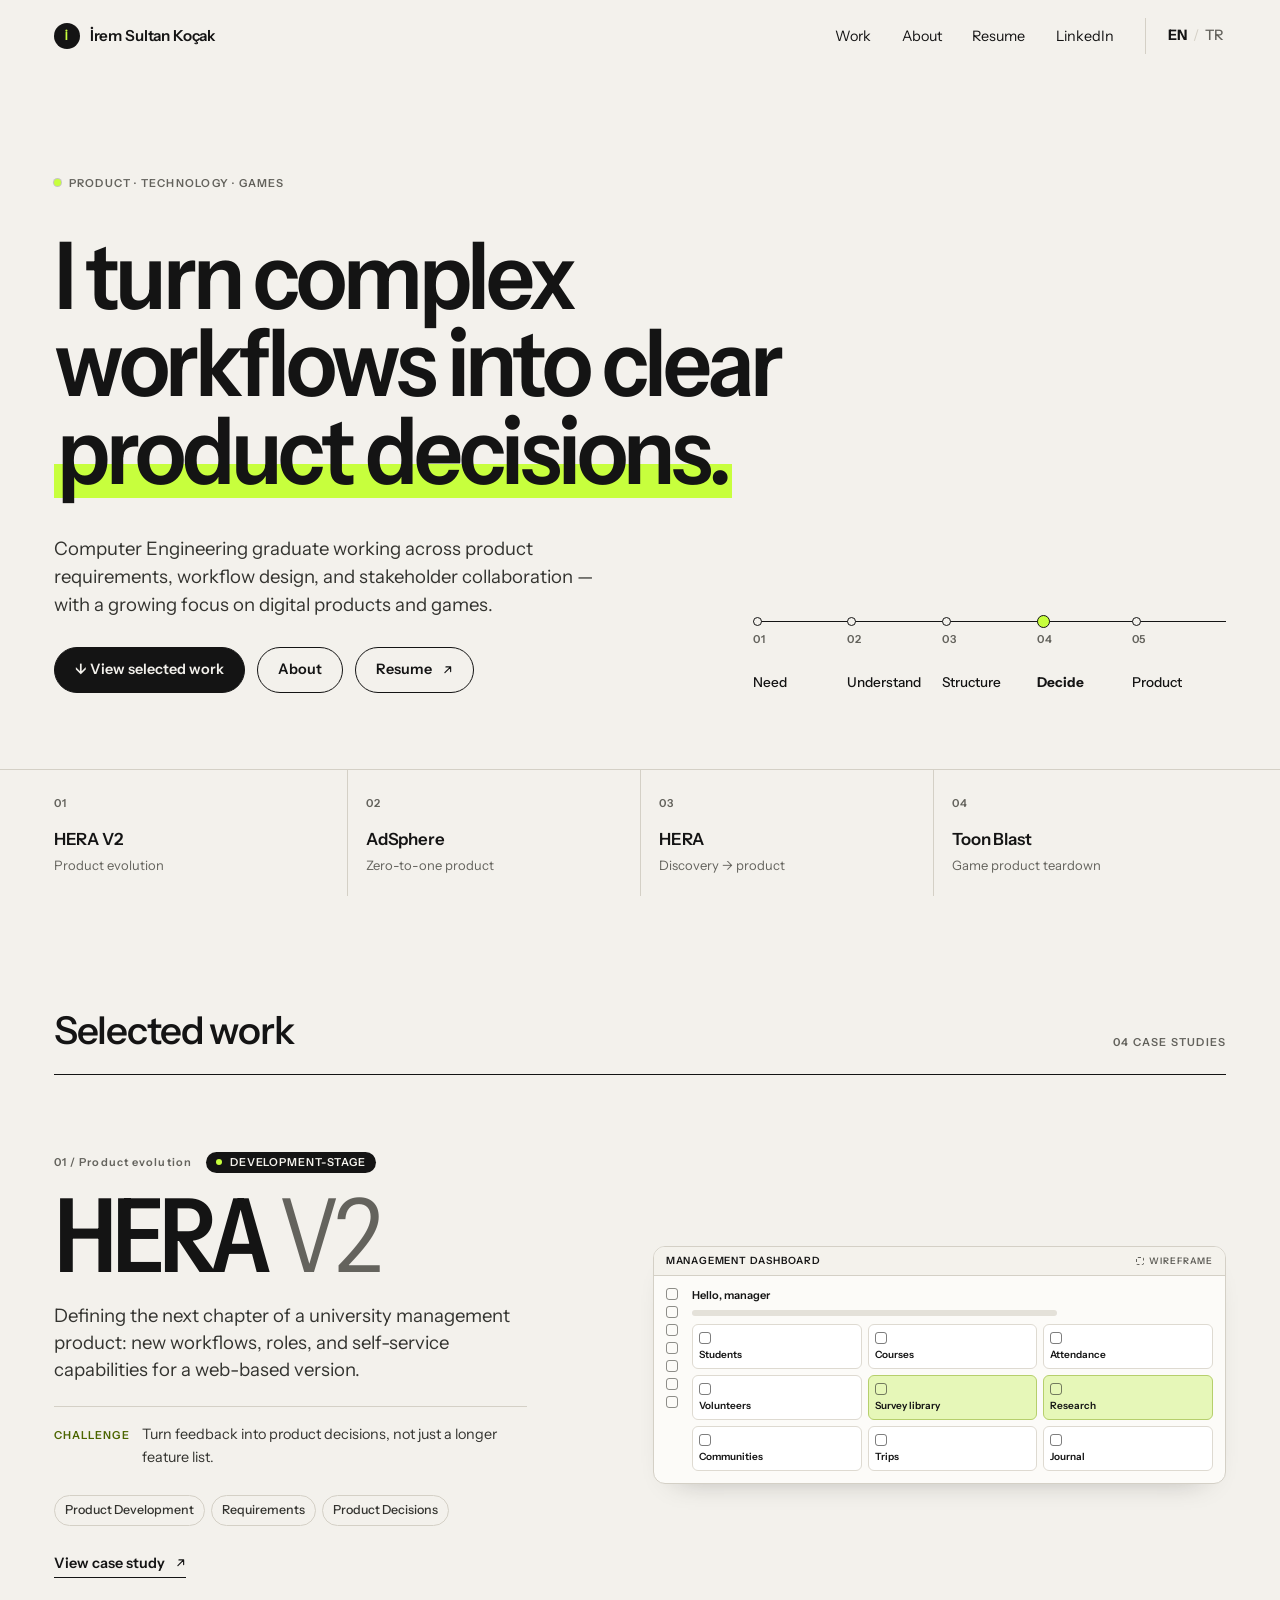
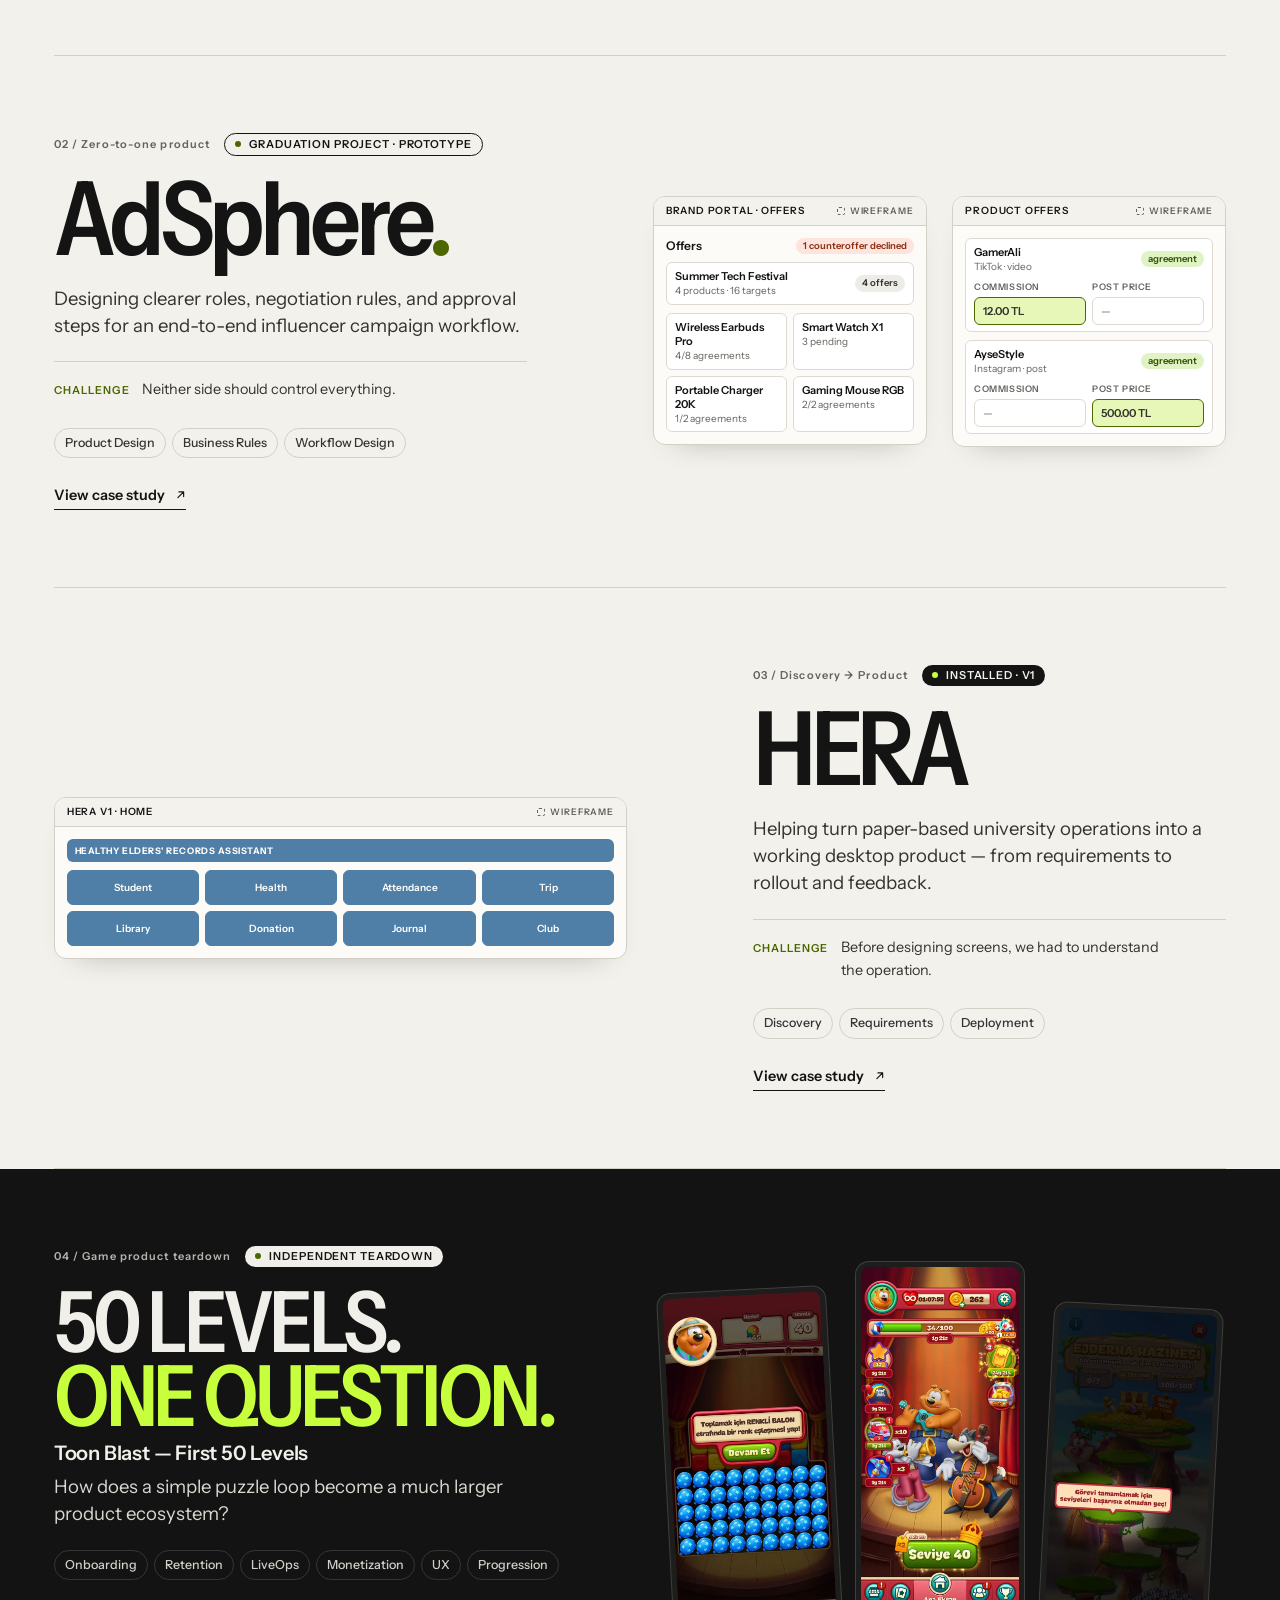
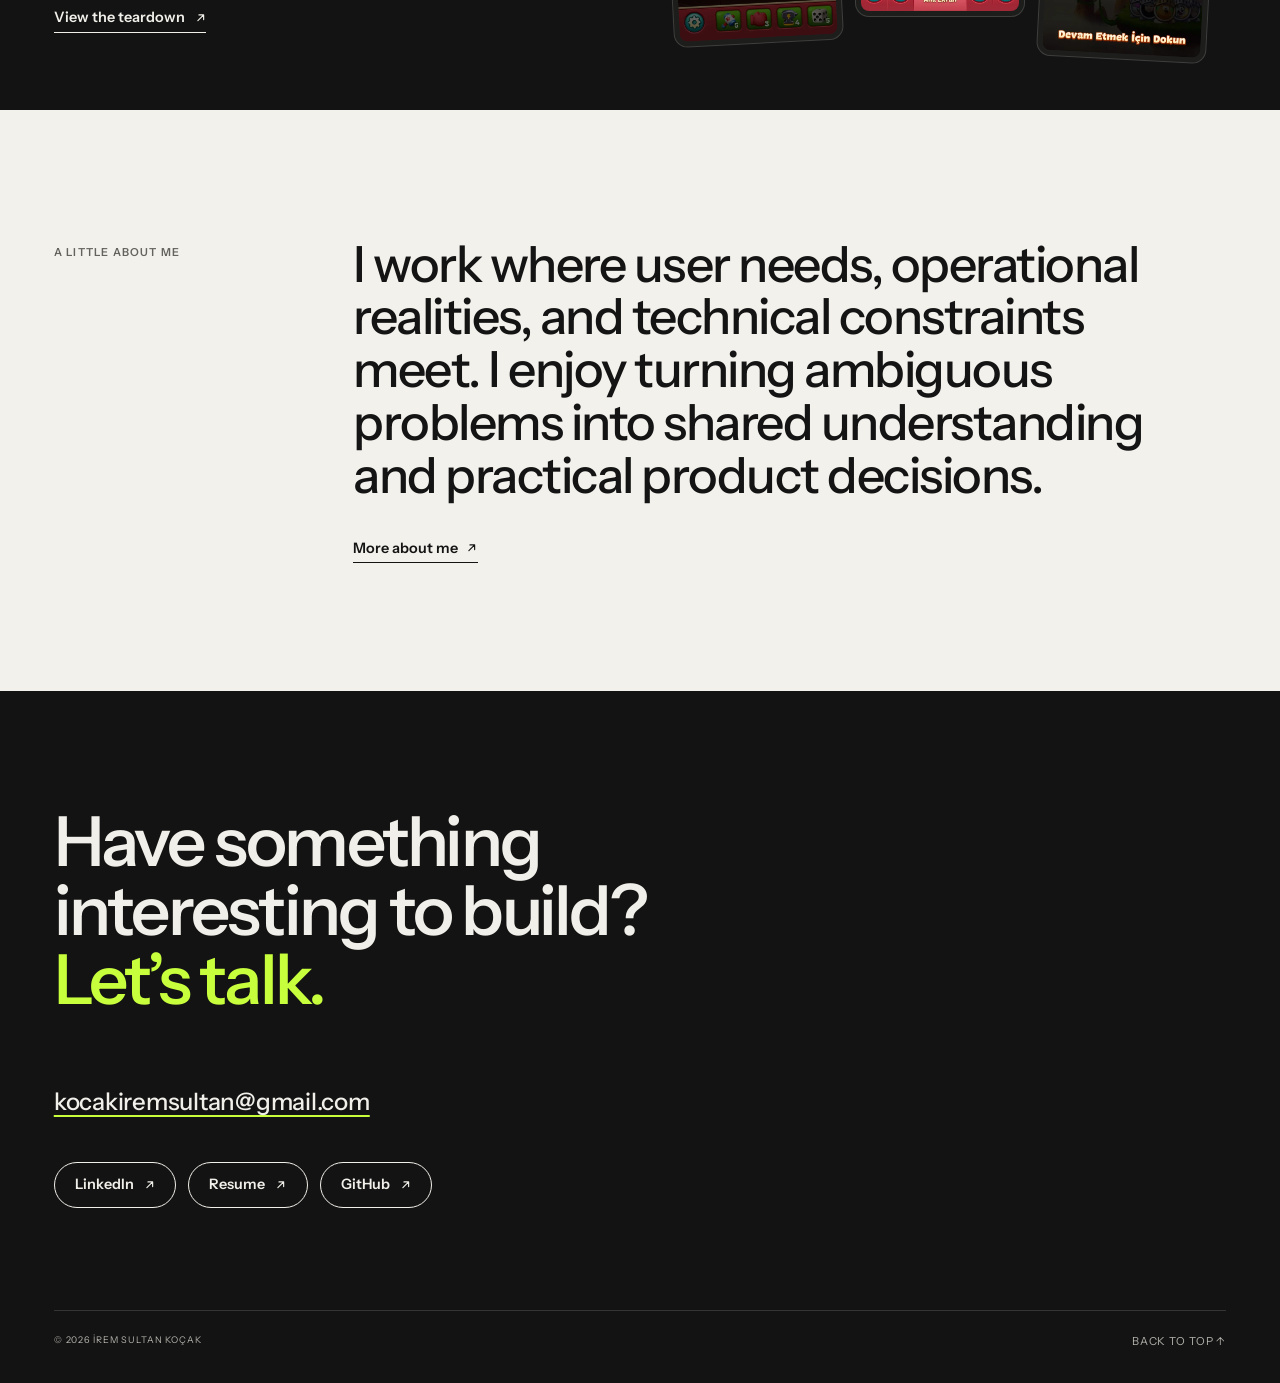
<file: index.html>
<!doctype html>
<html lang="en">
<head>
<meta charset="utf-8">
<meta name="viewport" content="width=device-width, initial-scale=1">
<title>İrem Sultan Koçak — Product Portfolio</title>
<meta name="description" content="Product portfolio of İrem Sultan Koçak: case studies on requirements, workflow design and product decisions — HERA V2, AdSphere, HERA and a Toon Blast teardown.">
<meta property="og:title" content="İrem Sultan Koçak — Product Portfolio">
<meta property="og:description" content="I turn complex workflows into clear product decisions.">
<meta property="og:type" content="website">
<meta property="og:url" content="https://iremsultankocak.github.io/">
<meta property="og:site_name" content="İrem Sultan Koçak">
<meta property="og:locale" content="en_US">
<meta property="og:locale:alternate" content="tr_TR">
<meta property="og:image" content="https://iremsultankocak.github.io/assets/og-image.png">
<meta property="og:image:width" content="1200">
<meta property="og:image:height" content="630">
<meta property="og:image:alt" content="İrem Sultan Koçak — I turn complex workflows into clear product decisions.">
<meta name="twitter:card" content="summary_large_image">
<meta name="twitter:image" content="https://iremsultankocak.github.io/assets/og-image.png">
<meta name="theme-color" content="#f3f1ec">
<link rel="icon" href="data:image/svg+xml,%3Csvg xmlns='http://www.w3.org/2000/svg' viewBox='0 0 32 32'%3E%3Ccircle cx='16' cy='16' r='16' fill='%23141414'/%3E%3Ccircle cx='16' cy='16' r='6' fill='%23c7ff3d'/%3E%3C/svg%3E">
<link rel="preconnect" href="https://fonts.googleapis.com">
<link rel="preconnect" href="https://fonts.gstatic.com" crossorigin>
<link rel="stylesheet" href="https://fonts.googleapis.com/css2?family=Instrument+Sans:ital,wdth,wght@0,75..100,400..700;1,75..100,400..700&display=swap">
<link rel="alternate" hreflang="en" href="https://iremsultankocak.github.io/">
<link rel="alternate" hreflang="tr" href="https://iremsultankocak.github.io/tr/">
<link rel="alternate" hreflang="x-default" href="https://iremsultankocak.github.io/">
<link rel="stylesheet" href="styles.css?v=20261012">
<script>document.documentElement.classList.add('js')</script>
<script src="main.js?v=20261012" defer></script>
</head>
<body>
<a class="skip-link" href="#main">Skip to content</a>
<header class="site-header">
  <div class="container">
    <a class="brand" href="index.html"><span class="brand-mark" aria-hidden="true">İ</span>İrem Sultan Koçak</a>
    <button class="nav-toggle" type="button" aria-expanded="false" aria-controls="site-nav"><span class="nav-toggle-bars" aria-hidden="true"></span>Menu</button>
    <nav id="site-nav" class="site-nav" aria-label="Primary">
      <ul class="nav-list">
        <li><a href="#work">Work</a></li>
        <li><a href="about.html">About</a></li>
        <li><a class="ext" href="assets/resume.pdf" target="_blank" rel="noopener">Resume</a></li>
        <li><a class="ext" href="https://www.linkedin.com/in/irem-sultan-kocak" rel="noopener">LinkedIn</a></li>
        <li class="lang-switch"><a href="index.html" lang="en" hreflang="en" aria-current="true">EN</a><span aria-hidden="true">/</span><a href="tr/index.html" lang="tr" hreflang="tr">TR</a></li>
      </ul>
    </nav>
  </div>
</header>

<main id="main">
  <!-- Hero -->
  <section class="hero container" aria-labelledby="hero-title">
    <div class="grid hero-grid">
      <div class="hero-copy">
        <p class="eyebrow reveal"><span class="dot" aria-hidden="true"></span>Product · Technology · Games</p>
        <h1 id="hero-title" class="display hero-title reveal reveal-d1">I turn complex<br> workflows into clear<br> <span class="mark">product decisions.</span></h1>
      </div>
      <div class="hero-side reveal reveal-d2">
        <p class="lead">Computer Engineering graduate working across product requirements, workflow design, and stakeholder collaboration — with a growing focus on digital products and games.</p>
        <div class="btn-row">
          <a class="btn btn--primary" href="#work">↓ View selected work</a>
          <a class="btn btn--ghost" href="about.html">About</a>
          <a class="btn btn--ghost" href="assets/resume.pdf" target="_blank" rel="noopener">Resume <svg class="i-ne" aria-hidden="true" width="0.8em" height="0.8em" viewBox="0 0 16 16" fill="none" stroke="currentColor" stroke-width="1.6" stroke-linecap="round" stroke-linejoin="round"><path d="M4 12 12 4M5.5 4H12v6.5"/></svg></a>
        </div>
      </div>
      <figure class="hero-path reveal reveal-d3" aria-label="How I work: Need, Understand, Structure, Decide, Product">
        <ol class="decide-path">
          <li><span>01</span>Need</li>
          <li><span>02</span>Understand</li>
          <li><span>03</span>Structure</li>
          <li class="is-key"><span>04</span>Decide</li>
          <li><span>05</span>Product</li>
        </ol>
      </figure>
    </div>
  </section>

  <!-- Contents -->
  <nav class="contents container" aria-label="Selected work">
    <ol>
      <li><a href="hera-v2.html"><span class="c-no">01</span><span class="c-title">HERA V2</span><span class="c-kind">Product evolution</span></a></li>
      <li><a href="adsphere.html"><span class="c-no">02</span><span class="c-title">AdSphere</span><span class="c-kind">Zero-to-one product</span></a></li>
      <li><a href="hera.html"><span class="c-no">03</span><span class="c-title">HERA</span><span class="c-kind">Discovery → product</span></a></li>
      <li><a href="toon-blast.html"><span class="c-no">04</span><span class="c-title">Toon Blast</span><span class="c-kind">Game product teardown</span></a></li>
    </ol>
  </nav>

  <!-- Selected work -->
  <section id="work" aria-labelledby="work-title" style="padding-top:clamp(72px,9vw,128px)">
   <div class="container">
    <div class="work-head">
      <h2 id="work-title" class="h2">Selected work</h2>
      <p class="eyebrow">04 case studies</p>
    </div>

    <!-- 01 HERA V2 -->
    <article class="feature feature--a">
      <div class="grid">
        <div class="f-text reveal">
          <p class="feature-no"><span>01 / Product evolution</span><span class="status">Development-stage</span></p>
          <h3 class="feature-title"><a class="stretched" href="hera-v2.html">HERA <span class="v">V2</span></a></h3>
          <p class="feature-summary">Defining the next chapter of a university management product: new workflows, roles, and self-service capabilities for a web-based version.</p>
          <p class="feature-challenge"><span>Challenge</span>Turn feedback into product decisions, not just a longer feature list.</p>
          <ul class="tags" aria-label="Focus areas"><li>Product Development</li><li>Requirements</li><li>Product Decisions</li></ul>
          <span class="feature-cta" aria-hidden="true">View case study <span class="arrow"><svg class="i-ne" aria-hidden="true" width="0.8em" height="0.8em" viewBox="0 0 16 16" fill="none" stroke="currentColor" stroke-width="1.6" stroke-linecap="round" stroke-linejoin="round"><path d="M4 12 12 4M5.5 4H12v6.5"/></svg></span></span>
        </div>
        <div class="f-media reveal reveal-d1">
          <figure class="wf-card is-right reveal" style="--wf-w:380px"><div class="wf" role="img" aria-label="Wireframe based on the real screen: Development-stage HERA V2 management dashboard"><div class="wf-top"><b>Management dashboard</b><span>Wireframe</span></div><div class="wf-body"><div class="wf-split" style="grid-template-columns:18px 1fr"><div style="display:grid;gap:6px;align-content:start"><i class="wf-ico"></i><i class="wf-ico"></i><i class="wf-ico"></i><i class="wf-ico"></i><i class="wf-ico"></i><i class="wf-ico"></i><i class="wf-ico"></i></div><div style="display:grid;gap:8px"><span class="wf-t">Hello, manager</span><span class="wf-ln" style="--w:70%"></span><div class="wf-grid" style="--c:3"><div class="wf-tile"><i></i>Students</div><div class="wf-tile"><i></i>Courses</div><div class="wf-tile"><i></i>Attendance</div><div class="wf-tile"><i></i>Volunteers</div><div class="wf-tile hl"><i></i>Survey library</div><div class="wf-tile hl"><i></i>Research</div><div class="wf-tile"><i></i>Communities</div><div class="wf-tile"><i></i>Trips</div><div class="wf-tile"><i></i>Journal</div></div></div></div></div></div></figure>
        </div>
      </div>
    </article>

    <!-- 02 AdSphere -->
    <article class="feature feature--a">
      <div class="grid">
        <div class="f-text reveal">
          <p class="feature-no"><span>02 / Zero-to-one product</span><span class="status status--outline">Graduation project · Prototype</span></p>
          <h3 class="feature-title"><a class="stretched" href="adsphere.html">AdSphere<span class="lime" style="color:var(--olive)">.</span></a></h3>
          <p class="feature-summary">Designing clearer roles, negotiation rules, and approval steps for an end-to-end influencer campaign workflow.</p>
          <p class="feature-challenge"><span>Challenge</span>Neither side should control everything.</p>
          <ul class="tags" aria-label="Focus areas"><li>Product Design</li><li>Business Rules</li><li>Workflow Design</li></ul>
          <span class="feature-cta" aria-hidden="true">View case study <span class="arrow"><svg class="i-ne" aria-hidden="true" width="0.8em" height="0.8em" viewBox="0 0 16 16" fill="none" stroke="currentColor" stroke-width="1.6" stroke-linecap="round" stroke-linejoin="round"><path d="M4 12 12 4M5.5 4H12v6.5"/></svg></span></span>
        </div>
        <div class="f-media reveal reveal-d1">
          <div class="wf-row-cards end"><figure class="wf-card  reveal" style="--wf-w:320px"><div class="wf" role="img" aria-label="Wireframe based on the real screen: AdSphere brand portal with campaign offers grouped by product"><div class="wf-top"><b>Brand portal · offers</b><span>Wireframe</span></div><div class="wf-body"><div class="wf-row sb"><span class="wf-t" style="font-size:12px">Offers</span><span class="wf-pill warn">1 counteroffer declined</span></div><div class="wf-box wf-row sb"><span><span class="wf-t">Summer Tech Festival</span><br><span class="wf-m">4 products · 16 targets</span></span><span class="wf-pill">4 offers</span></div><div class="wf-grid" style="--c:2"><div class="wf-box"><span class="wf-t">Wireless Earbuds Pro</span><br><span class="wf-m">4/8 agreements</span></div><div class="wf-box"><span class="wf-t">Smart Watch X1</span><br><span class="wf-m">3 pending</span></div><div class="wf-box"><span class="wf-t">Portable Charger 20K</span><br><span class="wf-m">1/2 agreements</span></div><div class="wf-box"><span class="wf-t">Gaming Mouse RGB</span><br><span class="wf-m">2/2 agreements</span></div></div></div></div></figure><figure class="wf-card  reveal" style="--wf-w:300px"><div class="wf" role="img" aria-label="Wireframe based on the real screen: AdSphere product offer list with commission or post price per agreement"><div class="wf-top"><b>Product offers</b><span>Wireframe</span></div><div class="wf-body"><div class="wf-box" style="display:grid;gap:6px"><div class="wf-row sb"><span><span class="wf-t">GamerAli</span><br><span class="wf-m">TikTok · video</span></span><span class="wf-pill ok">agreement</span></div><div class="wf-grid" style="--c:2"><div><span class="wf-k">Commission</span><div class="wf-box" style="margin-top:3px;border-color:var(--olive);background:var(--lime-soft);font-weight:600">12.00 TL</div></div><div><span class="wf-k">Post price</span><div class="wf-box" style="margin-top:3px;color:var(--muted)">—</div></div></div></div><div class="wf-box" style="display:grid;gap:6px"><div class="wf-row sb"><span><span class="wf-t">AyseStyle</span><br><span class="wf-m">Instagram · post</span></span><span class="wf-pill ok">agreement</span></div><div class="wf-grid" style="--c:2"><div><span class="wf-k">Commission</span><div class="wf-box" style="margin-top:3px;color:var(--muted)">—</div></div><div><span class="wf-k">Post price</span><div class="wf-box" style="margin-top:3px;border-color:var(--olive);background:var(--lime-soft);font-weight:600">500.00 TL</div></div></div></div></div></div></figure></div>
        </div>
      </div>
    </article>

    <!-- 03 HERA -->
    <article class="feature feature--c">
      <div class="grid">
        <div class="f-media reveal">
          <figure class="wf-card  reveal" style="--wf-w:380px"><div class="wf" role="img" aria-label="Wireframe based on the real screen: Original HERA desktop home screen with eight module tiles"><div class="wf-top"><b>HERA V1 · Home</b><span>Wireframe</span></div><div class="wf-body"><div class="wf-apphead">HEALTHY ELDERS' RECORDS ASSISTANT</div><div class="wf-grid" style="--c:4"><div class="wf-tile solid">Student</div><div class="wf-tile solid">Health</div><div class="wf-tile solid">Attendance</div><div class="wf-tile solid">Trip</div><div class="wf-tile solid">Library</div><div class="wf-tile solid">Donation</div><div class="wf-tile solid">Journal</div><div class="wf-tile solid">Club</div></div></div></div></figure>
        </div>
        <div class="f-text reveal reveal-d1">
          <p class="feature-no"><span>03 / Discovery → Product</span><span class="status">Installed · V1</span></p>
          <h3 class="feature-title"><a class="stretched" href="hera.html">HERA</a></h3>
          <p class="feature-summary">Helping turn paper-based university operations into a working desktop product — from requirements to rollout and feedback.</p>
          <p class="feature-challenge"><span>Challenge</span>Before designing screens, we had to understand the operation.</p>
          <ul class="tags" aria-label="Focus areas"><li>Discovery</li><li>Requirements</li><li>Deployment</li></ul>
          <span class="feature-cta" aria-hidden="true">View case study <span class="arrow"><svg class="i-ne" aria-hidden="true" width="0.8em" height="0.8em" viewBox="0 0 16 16" fill="none" stroke="currentColor" stroke-width="1.6" stroke-linecap="round" stroke-linejoin="round"><path d="M4 12 12 4M5.5 4H12v6.5"/></svg></span></span>
        </div>
      </div>
    </article>
   </div>

  <!-- 04 Toon Blast -->
  <article class="feature feature--game band--dark on-dark">
    <div class="container">
      <div class="grid">
        <div class="f-text reveal">
          <p class="feature-no"><span>04 / Game product teardown</span><span class="status">Independent teardown</span></p>
          <h3 class="feature-title"><a class="stretched" href="toon-blast.html">50 LEVELS.<span class="lime">ONE QUESTION.</span></a></h3>
          <h4 class="h4" style="font-size:1.25rem;margin-bottom:10px">Toon Blast — First 50 Levels</h4>
          <p class="feature-summary">How does a simple puzzle loop become a much larger product ecosystem?</p>
          <ul class="tags" aria-label="Focus areas"><li>Onboarding</li><li>Retention</li><li>LiveOps</li><li>Monetization</li><li>UX</li><li>Progression</li></ul>
          <span class="feature-cta" aria-hidden="true">View the teardown <span class="arrow"><svg class="i-ne" aria-hidden="true" width="0.8em" height="0.8em" viewBox="0 0 16 16" fill="none" stroke="currentColor" stroke-width="1.6" stroke-linecap="round" stroke-linejoin="round"><path d="M4 12 12 4M5.5 4H12v6.5"/></svg></span></span>
        </div>
        <div class="f-media reveal reveal-d1">
          <div class="phones">
            <img src="assets/toon-blast/onboarding-balloon.webp" width="621" height="1350" alt="Toon Blast contextual tutorial introducing the coloured balloon mechanic" loading="lazy">
            <img src="assets/toon-blast/home-event-hub.webp" width="621" height="1350" alt="Toon Blast home screen surrounded by several timed event entry points" loading="lazy">
            <img src="assets/toon-blast/dragon-treasure-rule.webp" width="621" height="1350" alt="Toon Blast Dragon Treasure event asking the player to pass seven levels without failing" loading="lazy">
          </div>
        </div>
      </div>
    </div>
  </article>
  </section>

  <!-- About teaser -->
  <section class="section about-teaser container" aria-labelledby="about-title">
    <div class="grid">
      <p class="eyebrow">A little about me</p>
      <div class="about-body reveal">
        <h2 id="about-title" class="h2">I work where user needs, operational realities, and technical constraints meet. I enjoy turning ambiguous problems into shared understanding and practical product decisions.</h2>
        <a class="link" href="about.html">More about me <span class="arrow"><svg class="i-ne" aria-hidden="true" width="0.8em" height="0.8em" viewBox="0 0 16 16" fill="none" stroke="currentColor" stroke-width="1.6" stroke-linecap="round" stroke-linejoin="round"><path d="M4 12 12 4M5.5 4H12v6.5"/></svg></span></a>
      </div>
    </div>
  </section>
</main>

<footer class="site-footer on-dark">
  <div class="container">
    <p class="footer-cta">Have something interesting to build? <em>Let’s talk.</em></p>
    <p class="footer-mail"><a href="mailto:kocakiremsultan@gmail.com">kocakiremsultan@gmail.com</a></p>
    <div class="footer-links">
      <a class="btn" href="https://www.linkedin.com/in/irem-sultan-kocak" rel="noopener">LinkedIn <svg class="i-ne" aria-hidden="true" width="0.8em" height="0.8em" viewBox="0 0 16 16" fill="none" stroke="currentColor" stroke-width="1.6" stroke-linecap="round" stroke-linejoin="round"><path d="M4 12 12 4M5.5 4H12v6.5"/></svg></a>
      <a class="btn" href="assets/resume.pdf" target="_blank" rel="noopener">Resume <svg class="i-ne" aria-hidden="true" width="0.8em" height="0.8em" viewBox="0 0 16 16" fill="none" stroke="currentColor" stroke-width="1.6" stroke-linecap="round" stroke-linejoin="round"><path d="M4 12 12 4M5.5 4H12v6.5"/></svg></a>
      <a class="btn" href="https://github.com/iremsultankocak" rel="noopener">GitHub <svg class="i-ne" aria-hidden="true" width="0.8em" height="0.8em" viewBox="0 0 16 16" fill="none" stroke="currentColor" stroke-width="1.6" stroke-linecap="round" stroke-linejoin="round"><path d="M4 12 12 4M5.5 4H12v6.5"/></svg></a>
    </div>
    <div class="footer-meta"><small>© 2026 İrem Sultan Koçak</small><a href="#main">Back to top ↑</a></div>
  </div>
</footer>
</body>
</html>
</file>
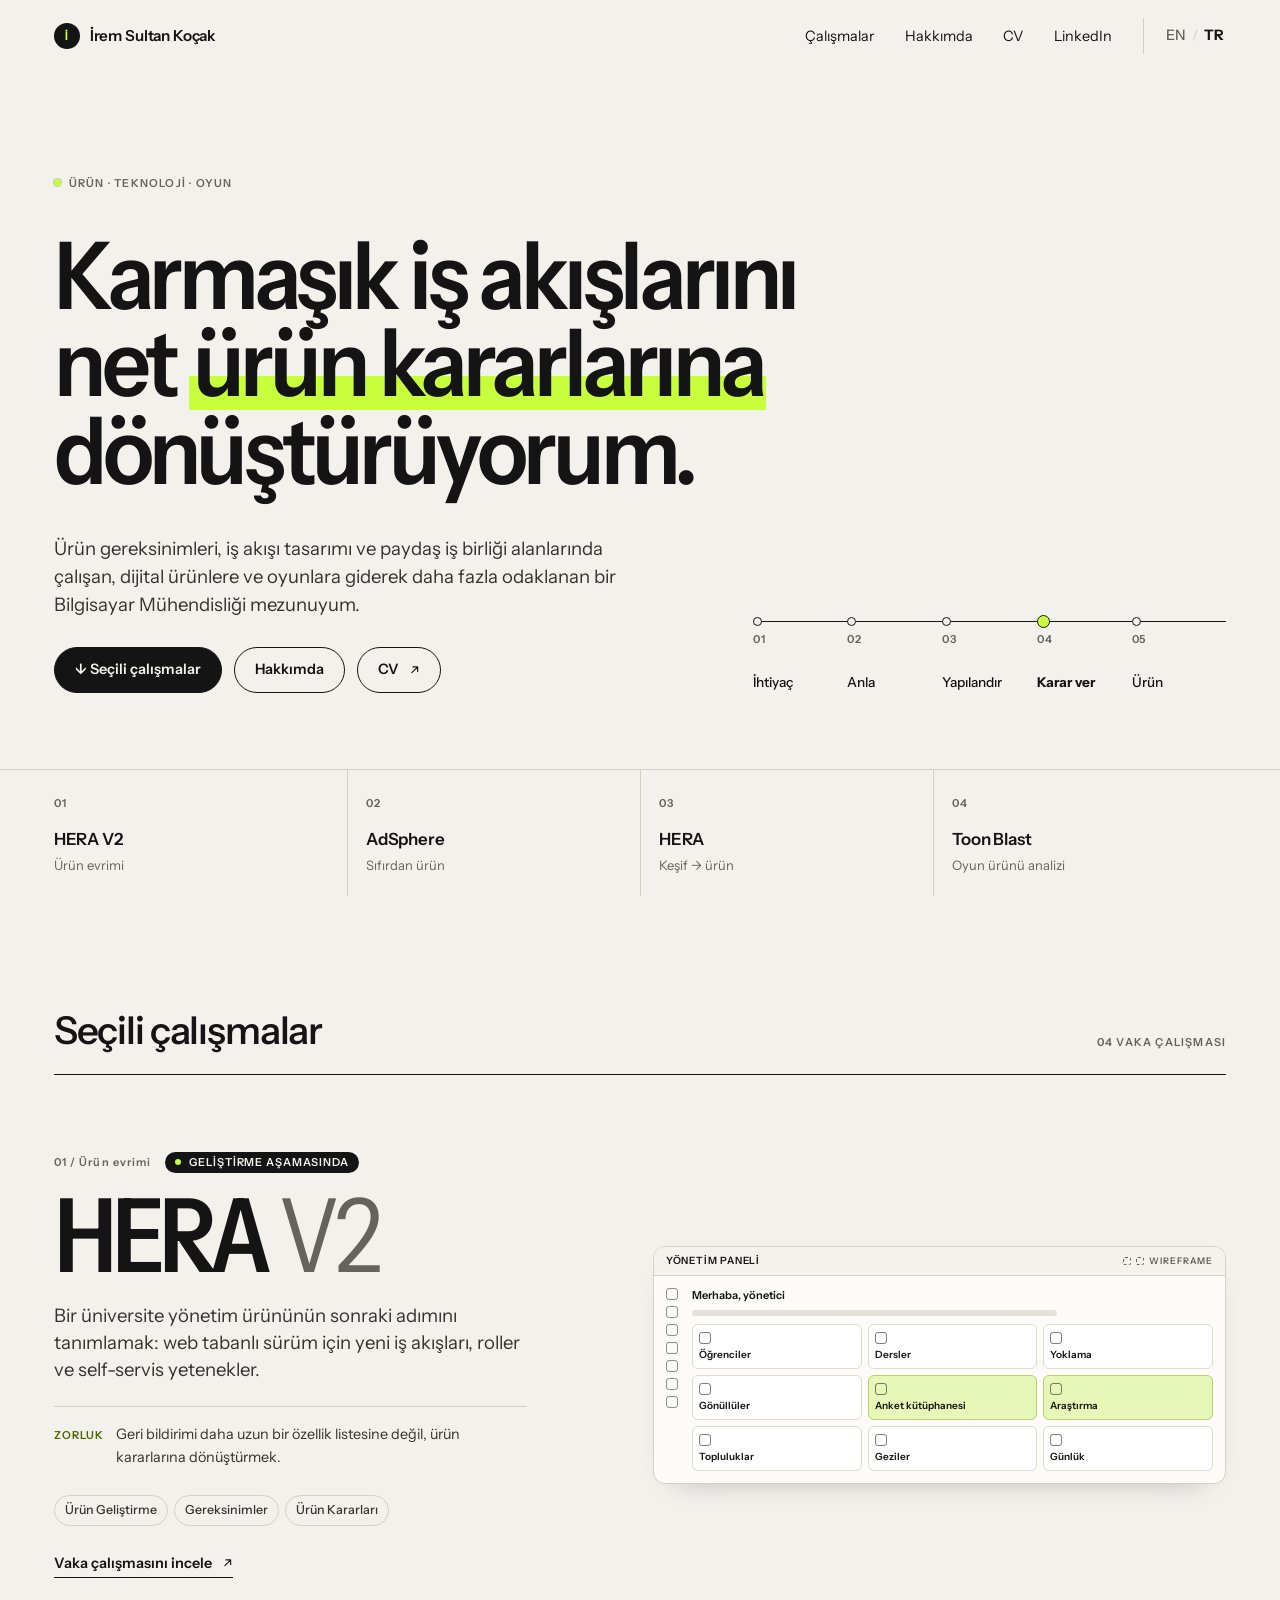
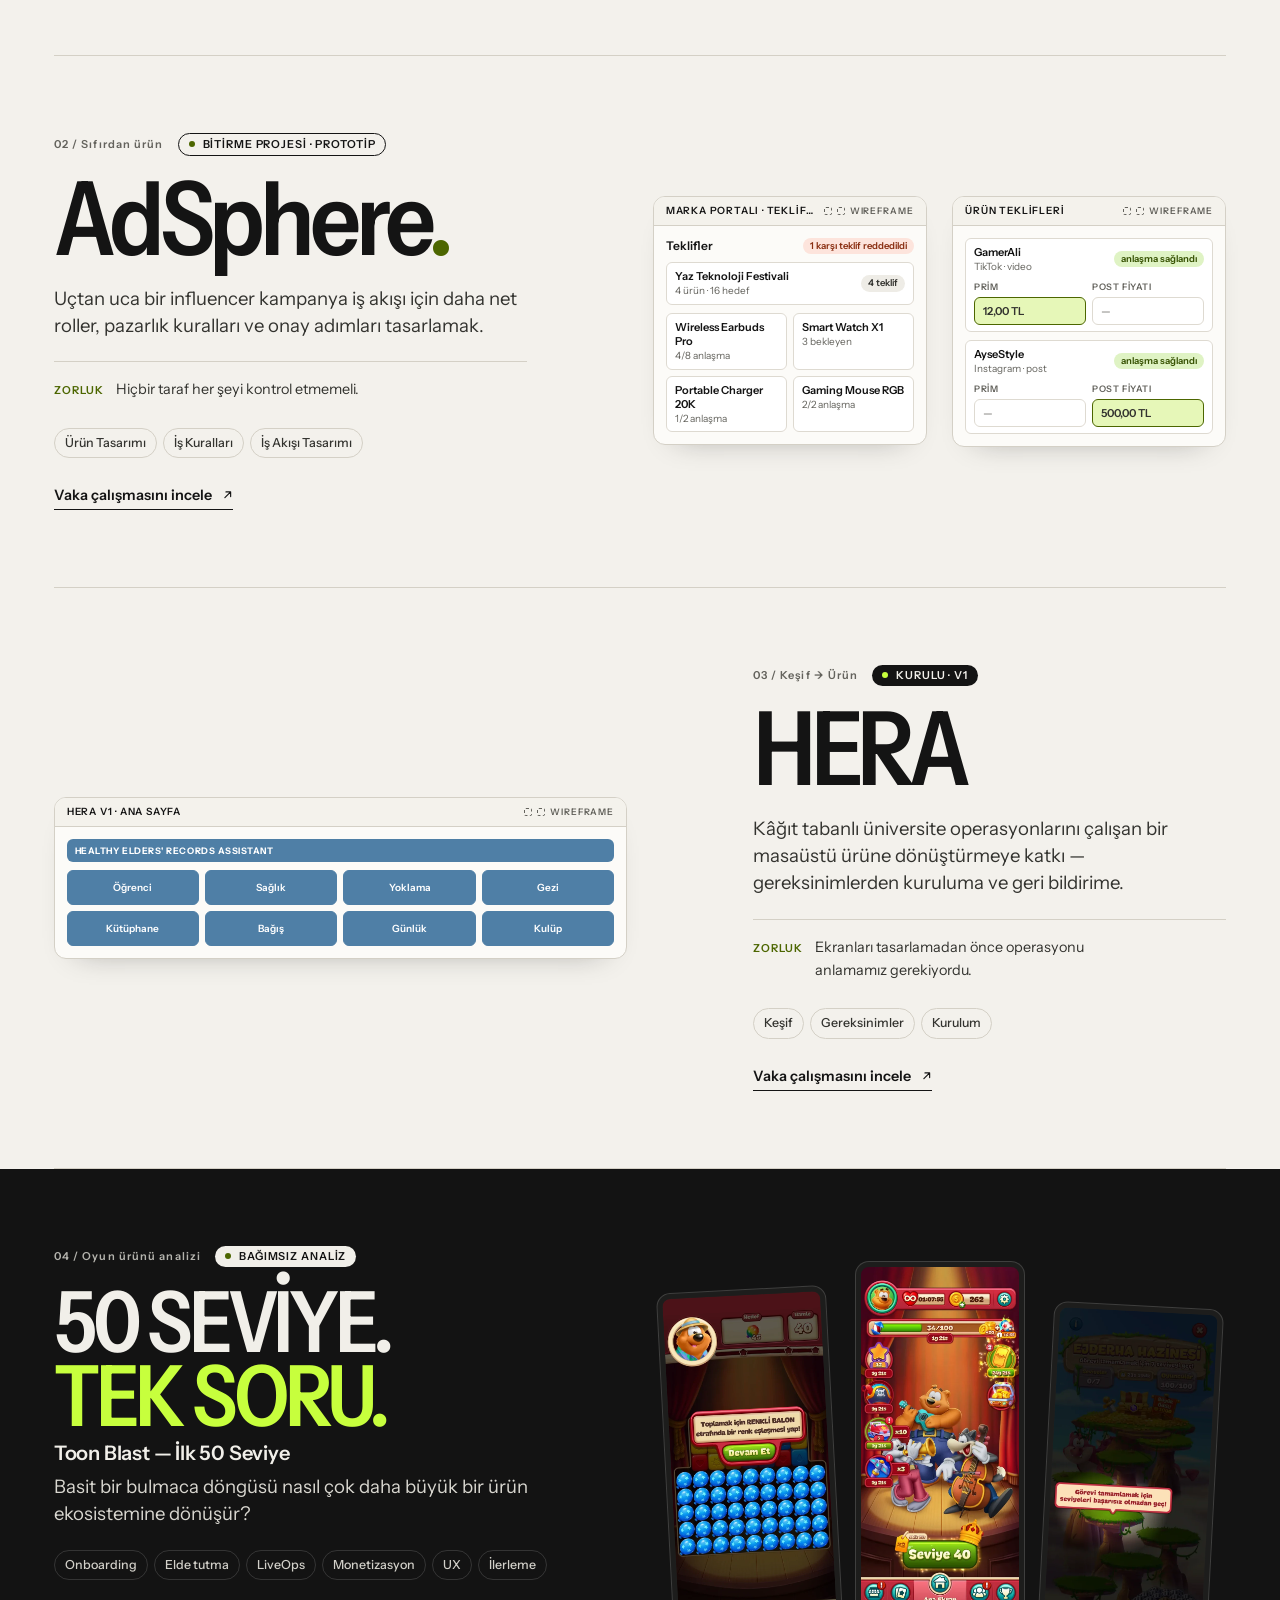
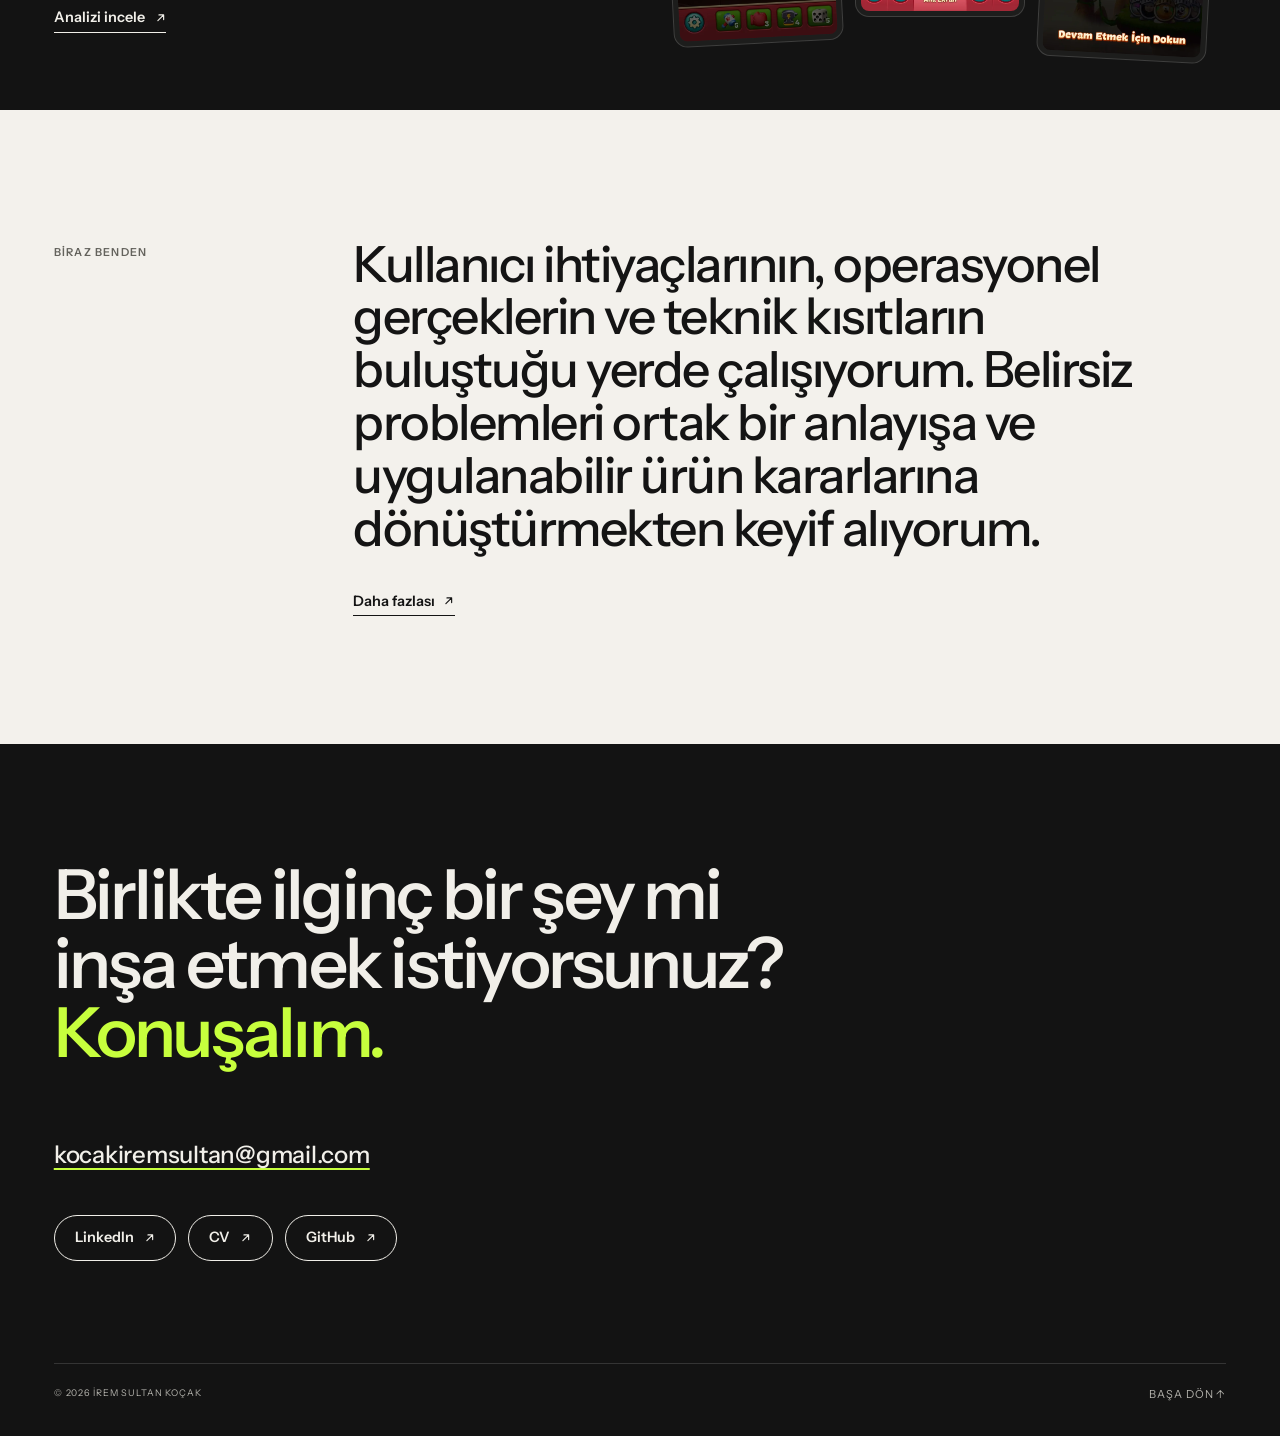
<file: tr/index.html>
<!doctype html>
<html lang="tr"><head>
<meta charset="utf-8">
<meta name="viewport" content="width=device-width, initial-scale=1">
<title>İrem Sultan Koçak — Ürün Portfolyosu</title>
<meta name="description" content="İrem Sultan Koçak'ın ürün portfolyosu: gereksinimler, iş akışı tasarımı ve ürün kararları üzerine vaka çalışmaları — HERA V2, AdSphere, HERA ve bir Toon Blast ürün analizi.">
<meta property="og:title" content="İrem Sultan Koçak — Ürün Portfolyosu">
<meta property="og:description" content="Karmaşık iş akışlarını net ürün kararlarına dönüştürüyorum.">
<meta property="og:type" content="website">
<meta property="og:url" content="https://iremsultankocak.github.io/tr/">
<meta property="og:site_name" content="İrem Sultan Koçak">
<meta property="og:locale" content="tr_TR">
<meta property="og:locale:alternate" content="en_US">
<meta property="og:image" content="https://iremsultankocak.github.io/assets/og-image-tr.png">
<meta property="og:image:width" content="1200">
<meta property="og:image:height" content="630">
<meta property="og:image:alt" content="İrem Sultan Koçak — Karmaşık iş akışlarını net ürün kararlarına dönüştürüyorum.">
<meta name="twitter:card" content="summary_large_image">
<meta name="twitter:image" content="https://iremsultankocak.github.io/assets/og-image-tr.png">
<meta name="theme-color" content="#f3f1ec">
<link rel="icon" href="data:image/svg+xml,%3Csvg xmlns='http://www.w3.org/2000/svg' viewBox='0 0 32 32'%3E%3Ccircle cx='16' cy='16' r='16' fill='%23141414'/%3E%3Ccircle cx='16' cy='16' r='6' fill='%23c7ff3d'/%3E%3C/svg%3E">
<link rel="preconnect" href="https://fonts.googleapis.com">
<link rel="preconnect" href="https://fonts.gstatic.com" crossorigin="">
<link rel="stylesheet" href="https://fonts.googleapis.com/css2?family=Instrument+Sans:ital,wdth,wght@0,75..100,400..700;1,75..100,400..700&amp;display=swap">
<link rel="alternate" hreflang="en" href="https://iremsultankocak.github.io/">
<link rel="alternate" hreflang="tr" href="https://iremsultankocak.github.io/tr/">
<link rel="alternate" hreflang="x-default" href="https://iremsultankocak.github.io/">
<link rel="stylesheet" href="../styles.css?v=20261012">
<script>document.documentElement.classList.add('js')</script>
<script src="../main.js?v=20261012" defer=""></script>
</head>
<body>
<a class="skip-link" href="#main">İçeriğe geç</a>
<header class="site-header">
  <div class="container">
    <a class="brand" href="index.html"><span class="brand-mark" aria-hidden="true">İ</span>İrem Sultan Koçak</a>
    <button class="nav-toggle" type="button" aria-expanded="false" aria-controls="site-nav"><span class="nav-toggle-bars" aria-hidden="true"></span>Menü</button>
    <nav id="site-nav" class="site-nav" aria-label="Ana menü">
      <ul class="nav-list">
        <li><a href="#work">Çalışmalar</a></li>
        <li><a href="about.html">Hakkımda</a></li>
        <li><a class="ext" href="../assets/resume.pdf" target="_blank" rel="noopener">CV</a></li>
        <li><a class="ext" href="https://www.linkedin.com/in/irem-sultan-kocak" rel="noopener">LinkedIn</a></li>
        <li class="lang-switch"><a href="../index.html" lang="en" hreflang="en">EN</a><span aria-hidden="true">/</span><a href="index.html" lang="tr" hreflang="tr" aria-current="true">TR</a></li>
      </ul>
    </nav>
  </div>
</header>

<main id="main">
  <!-- Hero -->
  <section class="hero container" aria-labelledby="hero-title">
    <div class="grid hero-grid">
      <div class="hero-copy">
        <p class="eyebrow reveal"><span class="dot" aria-hidden="true"></span>Ürün · Teknoloji · Oyun</p>
        <h1 id="hero-title" class="display hero-title reveal reveal-d1">Karmaşık iş akışlarını<br> net <span class="mark">ürün kararlarına</span><br> dönüştürüyorum.</h1>
      </div>
      <div class="hero-side reveal reveal-d2">
        <p class="lead">Ürün gereksinimleri, iş akışı tasarımı ve paydaş iş birliği alanlarında çalışan, dijital ürünlere ve oyunlara giderek daha fazla odaklanan bir Bilgisayar Mühendisliği mezunuyum.</p>
        <div class="btn-row"><a class="btn btn--primary" href="#work">↓ Seçili çalışmalar</a> <a class="btn btn--ghost" href="about.html">Hakkımda</a> <a class="btn btn--ghost" href="../assets/resume.pdf" target="_blank" rel="noopener">CV <svg class="i-ne" aria-hidden="true" width="0.8em" height="0.8em" viewBox="0 0 16 16" fill="none" stroke="currentColor" stroke-width="1.6" stroke-linecap="round" stroke-linejoin="round"><path d="M4 12 12 4M5.5 4H12v6.5"></path></svg></a></div>
      </div>
      <figure class="hero-path reveal reveal-d3" aria-label="Nasıl çalışıyorum: İhtiyaç, Anla, Yapılandır, Karar ver, Ürün">
        <ol class="decide-path">
          <li><span>01</span>İhtiyaç</li>
          <li><span>02</span>Anla</li>
          <li><span>03</span>Yapılandır</li>
          <li class="is-key"><span>04</span>Karar ver</li>
          <li><span>05</span>Ürün</li>
        </ol>
      </figure>
    </div>
  </section>

  <!-- Contents -->
  <nav class="contents container" aria-label="Seçili çalışmalar">
    <ol>
      <li><a href="hera-v2.html"><span class="c-no">01</span><span class="c-title">HERA V2</span><span class="c-kind">Ürün evrimi</span></a></li>
      <li><a href="adsphere.html"><span class="c-no">02</span><span class="c-title">AdSphere</span><span class="c-kind">Sıfırdan ürün</span></a></li>
      <li><a href="hera.html"><span class="c-no">03</span><span class="c-title">HERA</span><span class="c-kind">Keşif → ürün</span></a></li>
      <li><a href="toon-blast.html"><span class="c-no">04</span><span class="c-title">Toon Blast</span><span class="c-kind">Oyun ürünü analizi</span></a></li>
    </ol>
  </nav>

  <!-- Selected work -->
  <section id="work" aria-labelledby="work-title" style="padding-top:clamp(72px,9vw,128px)">
   <div class="container">
    <div class="work-head">
      <h2 id="work-title" class="h2">Seçili çalışmalar</h2>
      <p class="eyebrow">04 vaka çalışması</p>
    </div>

    <!-- 01 HERA V2 -->
    <article class="feature feature--a">
      <div class="grid">
        <div class="f-text reveal">
          <p class="feature-no"><span>01 / Ürün evrimi</span><span class="status">Geliştirme aşamasında</span></p>
          <h3 class="feature-title"><a class="stretched" href="hera-v2.html">HERA <span class="v">V2</span></a></h3>
          <p class="feature-summary">Bir üniversite yönetim ürününün sonraki adımını tanımlamak: web tabanlı sürüm için yeni iş akışları, roller ve self-servis yetenekler.</p>
          <p class="feature-challenge"><span>Zorluk</span>Geri bildirimi daha uzun bir özellik listesine değil, ürün kararlarına dönüştürmek.</p>
          <ul class="tags" aria-label="Odak alanları"><li>Ürün Geliştirme</li><li>Gereksinimler</li><li>Ürün Kararları</li></ul>
          <span class="feature-cta" aria-hidden="true">Vaka çalışmasını incele <span class="arrow"><svg class="i-ne" aria-hidden="true" width="0.8em" height="0.8em" viewBox="0 0 16 16" fill="none" stroke="currentColor" stroke-width="1.6" stroke-linecap="round" stroke-linejoin="round"><path d="M4 12 12 4M5.5 4H12v6.5"></path></svg></span></span>
        </div>
        <div class="f-media reveal reveal-d1">
          <figure class="wf-card is-right reveal" style="--wf-w:380px"><div class="wf" role="img" aria-label="Gerçek ekrana dayalı wireframe: geliştirme aşamasındaki HERA V2 yönetim paneli"><div class="wf-top"><b>Yönetim paneli</b><span><span lang="en">Wireframe</span></span></div><div class="wf-body"><div class="wf-split" style="grid-template-columns:18px 1fr"><div style="display:grid;gap:6px;align-content:start"><i class="wf-ico"></i><i class="wf-ico"></i><i class="wf-ico"></i><i class="wf-ico"></i><i class="wf-ico"></i><i class="wf-ico"></i><i class="wf-ico"></i></div><div style="display:grid;gap:8px"><span class="wf-t">Merhaba, yönetici</span><span class="wf-ln" style="--w:70%"></span><div class="wf-grid" style="--c:3"><div class="wf-tile"><i></i>Öğrenciler</div><div class="wf-tile"><i></i>Dersler</div><div class="wf-tile"><i></i>Yoklama</div><div class="wf-tile"><i></i>Gönüllüler</div><div class="wf-tile hl"><i></i>Anket kütüphanesi</div><div class="wf-tile hl"><i></i>Araştırma</div><div class="wf-tile"><i></i>Topluluklar</div><div class="wf-tile"><i></i>Geziler</div><div class="wf-tile"><i></i>Günlük</div></div></div></div></div></div></figure>
        </div>
      </div>
    </article>

    <!-- 02 AdSphere -->
    <article class="feature feature--a">
      <div class="grid">
        <div class="f-text reveal">
          <p class="feature-no"><span>02 / Sıfırdan ürün</span><span class="status status--outline">Bitirme projesi · Prototip</span></p>
          <h3 class="feature-title"><a class="stretched" href="adsphere.html">AdSphere<span class="lime" style="color:var(--olive)">.</span></a></h3>
          <p class="feature-summary">Uçtan uca bir influencer kampanya iş akışı için daha net roller, pazarlık kuralları ve onay adımları tasarlamak.</p>
          <p class="feature-challenge"><span>Zorluk</span>Hiçbir taraf her şeyi kontrol etmemeli.</p>
          <ul class="tags" aria-label="Odak alanları"><li>Ürün Tasarımı</li><li>İş Kuralları</li><li>İş Akışı Tasarımı</li></ul>
          <span class="feature-cta" aria-hidden="true">Vaka çalışmasını incele <span class="arrow"><svg class="i-ne" aria-hidden="true" width="0.8em" height="0.8em" viewBox="0 0 16 16" fill="none" stroke="currentColor" stroke-width="1.6" stroke-linecap="round" stroke-linejoin="round"><path d="M4 12 12 4M5.5 4H12v6.5"></path></svg></span></span>
        </div>
        <div class="f-media reveal reveal-d1">
          <div class="wf-row-cards end"><figure class="wf-card  reveal" style="--wf-w:320px"><div class="wf" role="img" aria-label="Gerçek ekrana dayalı wireframe: kampanya tekliflerini ürüne göre gruplayan AdSphere marka portalı"><div class="wf-top"><b>Marka portalı · teklifler</b><span><span lang="en">Wireframe</span></span></div><div class="wf-body"><div class="wf-row sb"><span class="wf-t" style="font-size:12px">Teklifler</span><span class="wf-pill warn">1 karşı teklif reddedildi</span></div><div class="wf-box wf-row sb"><span><span class="wf-t">Yaz Teknoloji Festivali</span><br><span class="wf-m">4 ürün · 16 hedef</span></span><span class="wf-pill">4 teklif</span></div><div class="wf-grid" style="--c:2"><div class="wf-box"><span class="wf-t">Wireless Earbuds Pro</span><br><span class="wf-m">4/8 anlaşma</span></div><div class="wf-box"><span class="wf-t">Smart Watch X1</span><br><span class="wf-m">3 bekleyen</span></div><div class="wf-box"><span class="wf-t">Portable Charger 20K</span><br><span class="wf-m">1/2 anlaşma</span></div><div class="wf-box"><span class="wf-t">Gaming Mouse RGB</span><br><span class="wf-m">2/2 anlaşma</span></div></div></div></div></figure><figure class="wf-card  reveal" style="--wf-w:300px"><div class="wf" role="img" aria-label="Gerçek ekrana dayalı wireframe: her anlaşmada prim ya da post fiyatı içeren AdSphere ürün teklifi listesi"><div class="wf-top"><b>Ürün teklifleri</b><span><span lang="en">Wireframe</span></span></div><div class="wf-body"><div class="wf-box" style="display:grid;gap:6px"><div class="wf-row sb"><span><span class="wf-t">GamerAli</span><br><span class="wf-m">TikTok · video</span></span><span class="wf-pill ok">anlaşma sağlandı</span></div><div class="wf-grid" style="--c:2"><div><span class="wf-k">Prim</span><div class="wf-box" style="margin-top:3px;border-color:var(--olive);background:var(--lime-soft);font-weight:600">12,00 TL</div></div><div><span class="wf-k">Post fiyatı</span><div class="wf-box" style="margin-top:3px;color:var(--muted)">—</div></div></div></div><div class="wf-box" style="display:grid;gap:6px"><div class="wf-row sb"><span><span class="wf-t">AyseStyle</span><br><span class="wf-m">Instagram · post</span></span><span class="wf-pill ok">anlaşma sağlandı</span></div><div class="wf-grid" style="--c:2"><div><span class="wf-k">Prim</span><div class="wf-box" style="margin-top:3px;color:var(--muted)">—</div></div><div><span class="wf-k">Post fiyatı</span><div class="wf-box" style="margin-top:3px;border-color:var(--olive);background:var(--lime-soft);font-weight:600">500,00 TL</div></div></div></div></div></div></figure></div>
        </div>
      </div>
    </article>

    <!-- 03 HERA -->
    <article class="feature feature--c">
      <div class="grid">
        <div class="f-media reveal">
          <figure class="wf-card  reveal" style="--wf-w:380px"><div class="wf" role="img" aria-label="Gerçek ekrana dayalı wireframe: sekiz modül kutucuklu orijinal HERA masaüstü ana ekranı"><div class="wf-top"><b>HERA V1 · Ana sayfa</b><span><span lang="en">Wireframe</span></span></div><div class="wf-body"><div class="wf-apphead">HEALTHY ELDERS' RECORDS ASSISTANT</div><div class="wf-grid" style="--c:4"><div class="wf-tile solid">Öğrenci</div><div class="wf-tile solid">Sağlık</div><div class="wf-tile solid">Yoklama</div><div class="wf-tile solid">Gezi</div><div class="wf-tile solid">Kütüphane</div><div class="wf-tile solid">Bağış</div><div class="wf-tile solid">Günlük</div><div class="wf-tile solid">Kulüp</div></div></div></div></figure>
        </div>
        <div class="f-text reveal reveal-d1">
          <p class="feature-no"><span>03 / Keşif → Ürün</span><span class="status">Kurulu · V1</span></p>
          <h3 class="feature-title"><a class="stretched" href="hera.html">HERA</a></h3>
          <p class="feature-summary">Kâğıt tabanlı üniversite operasyonlarını çalışan bir masaüstü ürüne dönüştürmeye katkı — gereksinimlerden kuruluma ve geri bildirime.</p>
          <p class="feature-challenge"><span>Zorluk</span>Ekranları tasarlamadan önce operasyonu anlamamız gerekiyordu.</p>
          <ul class="tags" aria-label="Odak alanları"><li>Keşif</li><li>Gereksinimler</li><li>Kurulum</li></ul>
          <span class="feature-cta" aria-hidden="true">Vaka çalışmasını incele <span class="arrow"><svg class="i-ne" aria-hidden="true" width="0.8em" height="0.8em" viewBox="0 0 16 16" fill="none" stroke="currentColor" stroke-width="1.6" stroke-linecap="round" stroke-linejoin="round"><path d="M4 12 12 4M5.5 4H12v6.5"></path></svg></span></span>
        </div>
      </div>
    </article>
   </div>

  <!-- 04 Toon Blast -->
  <article class="feature feature--game band--dark on-dark">
    <div class="container">
      <div class="grid">
        <div class="f-text reveal">
          <p class="feature-no"><span>04 / Oyun ürünü analizi</span><span class="status">Bağımsız analiz</span></p>
          <h3 class="feature-title"><a class="stretched" href="toon-blast.html">50 SEVİYE.<span class="lime">TEK SORU.</span></a></h3>
          <h4 class="h4" style="font-size:1.25rem;margin-bottom:10px">Toon Blast — İlk 50 Seviye</h4>
          <p class="feature-summary">Basit bir bulmaca döngüsü nasıl çok daha büyük bir ürün ekosistemine dönüşür?</p>
          <ul class="tags" aria-label="Odak alanları"><li>Onboarding</li><li>Elde tutma</li><li>LiveOps</li><li>Monetizasyon</li><li>UX</li><li>İlerleme</li></ul>
          <span class="feature-cta" aria-hidden="true">Analizi incele <span class="arrow"><svg class="i-ne" aria-hidden="true" width="0.8em" height="0.8em" viewBox="0 0 16 16" fill="none" stroke="currentColor" stroke-width="1.6" stroke-linecap="round" stroke-linejoin="round"><path d="M4 12 12 4M5.5 4H12v6.5"></path></svg></span></span>
        </div>
        <div class="f-media reveal reveal-d1">
          <div class="phones">
            <img src="../assets/toon-blast/onboarding-balloon.webp" width="621" height="1350" alt="Renkli balon mekaniğini tanıtan bağlamsal Toon Blast eğitimi" loading="lazy">
            <img src="../assets/toon-blast/home-event-hub.webp" width="621" height="1350" alt="Birden çok süreli etkinlik girişiyle çevrili Toon Blast ana ekranı" loading="lazy">
            <img src="../assets/toon-blast/dragon-treasure-rule.webp" width="621" height="1350" alt="Oyuncudan yedi seviyeyi kaybetmeden geçmesini isteyen Toon Blast Ejderha Hazinesi etkinliği" loading="lazy">
          </div>
        </div>
      </div>
    </div>
  </article>
  </section>

  <!-- About teaser -->
  <section class="section about-teaser container" aria-labelledby="about-title">
    <div class="grid">
      <p class="eyebrow">Biraz benden</p>
      <div class="about-body reveal">
        <h2 id="about-title" class="h2">Kullanıcı ihtiyaçlarının, operasyonel gerçeklerin ve teknik kısıtların buluştuğu yerde çalışıyorum. Belirsiz problemleri ortak bir anlayışa ve uygulanabilir ürün kararlarına dönüştürmekten keyif alıyorum.</h2>
        <a class="link" href="about.html">Daha fazlası <span class="arrow"><svg class="i-ne" aria-hidden="true" width="0.8em" height="0.8em" viewBox="0 0 16 16" fill="none" stroke="currentColor" stroke-width="1.6" stroke-linecap="round" stroke-linejoin="round"><path d="M4 12 12 4M5.5 4H12v6.5"></path></svg></span></a>
      </div>
    </div>
  </section>
</main>

<footer class="site-footer on-dark">
  <div class="container">
    <p class="footer-cta">Birlikte ilginç bir şey mi inşa etmek istiyorsunuz? <em>Konuşalım.</em></p>
    <p class="footer-mail"><a href="mailto:kocakiremsultan@gmail.com">kocakiremsultan@gmail.com</a></p>
    <div class="footer-links"><a class="btn" href="https://www.linkedin.com/in/irem-sultan-kocak" rel="noopener">LinkedIn <svg class="i-ne" aria-hidden="true" width="0.8em" height="0.8em" viewBox="0 0 16 16" fill="none" stroke="currentColor" stroke-width="1.6" stroke-linecap="round" stroke-linejoin="round"><path d="M4 12 12 4M5.5 4H12v6.5"></path></svg></a> <a class="btn" href="../assets/resume.pdf" target="_blank" rel="noopener">CV <svg class="i-ne" aria-hidden="true" width="0.8em" height="0.8em" viewBox="0 0 16 16" fill="none" stroke="currentColor" stroke-width="1.6" stroke-linecap="round" stroke-linejoin="round"><path d="M4 12 12 4M5.5 4H12v6.5"></path></svg></a> <a class="btn" href="https://github.com/iremsultankocak" rel="noopener">GitHub <svg class="i-ne" aria-hidden="true" width="0.8em" height="0.8em" viewBox="0 0 16 16" fill="none" stroke="currentColor" stroke-width="1.6" stroke-linecap="round" stroke-linejoin="round"><path d="M4 12 12 4M5.5 4H12v6.5"></path></svg></a></div>
    <div class="footer-meta"><small>© 2026 İrem Sultan Koçak</small><a href="#main">Başa dön ↑</a></div>
  </div>
</footer>


</body></html>
</file>
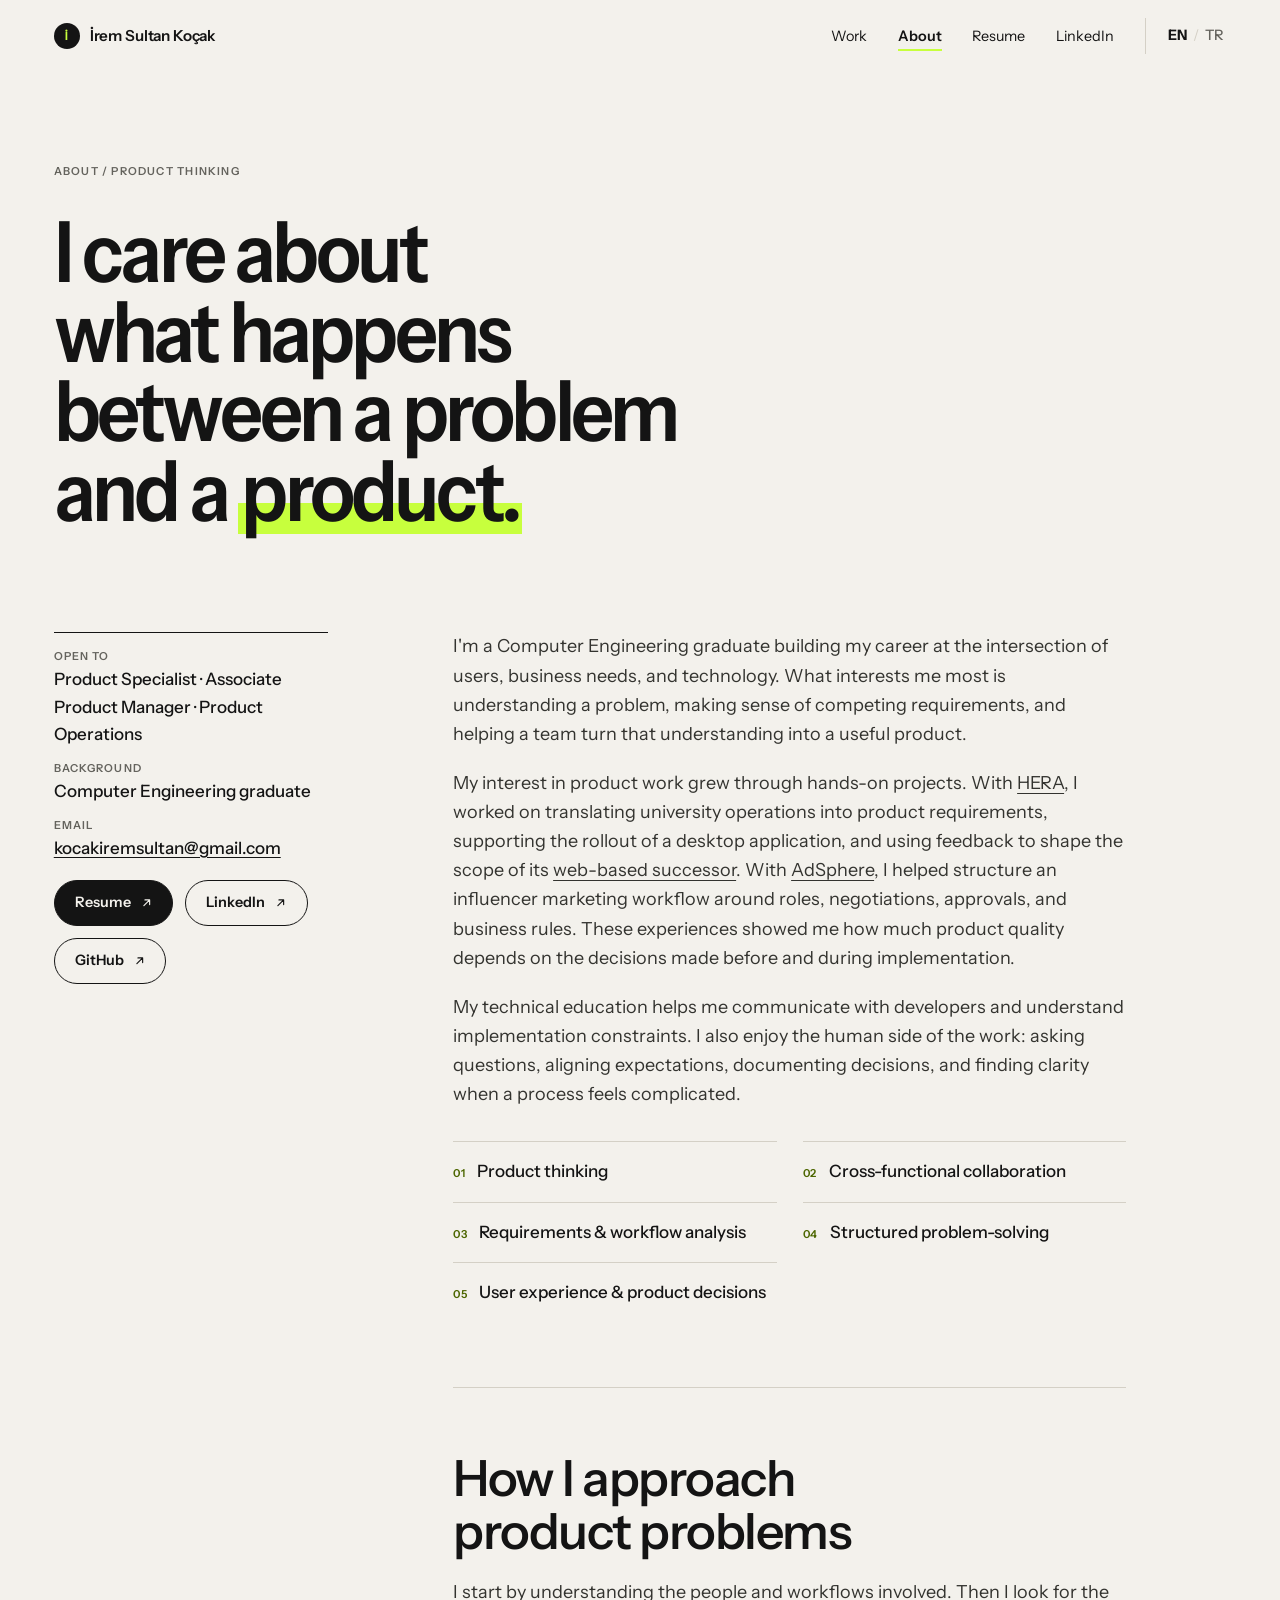
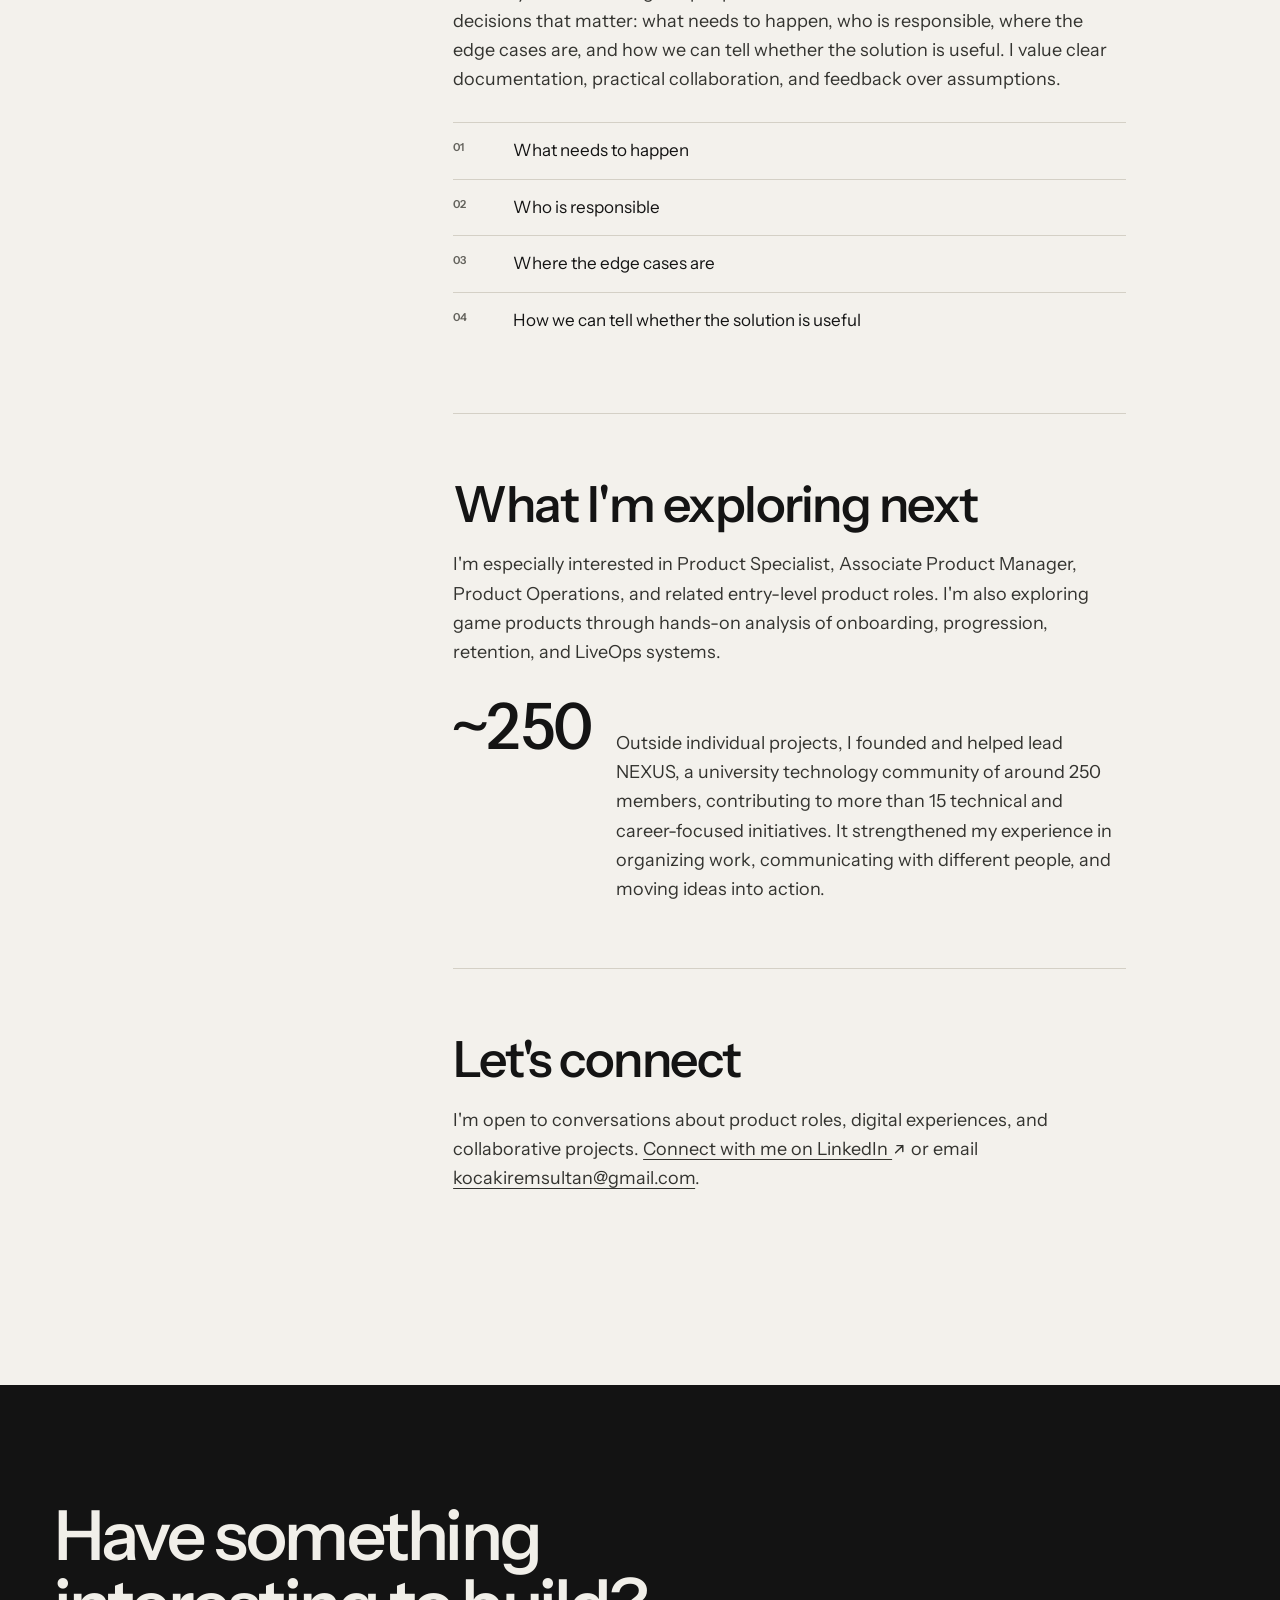
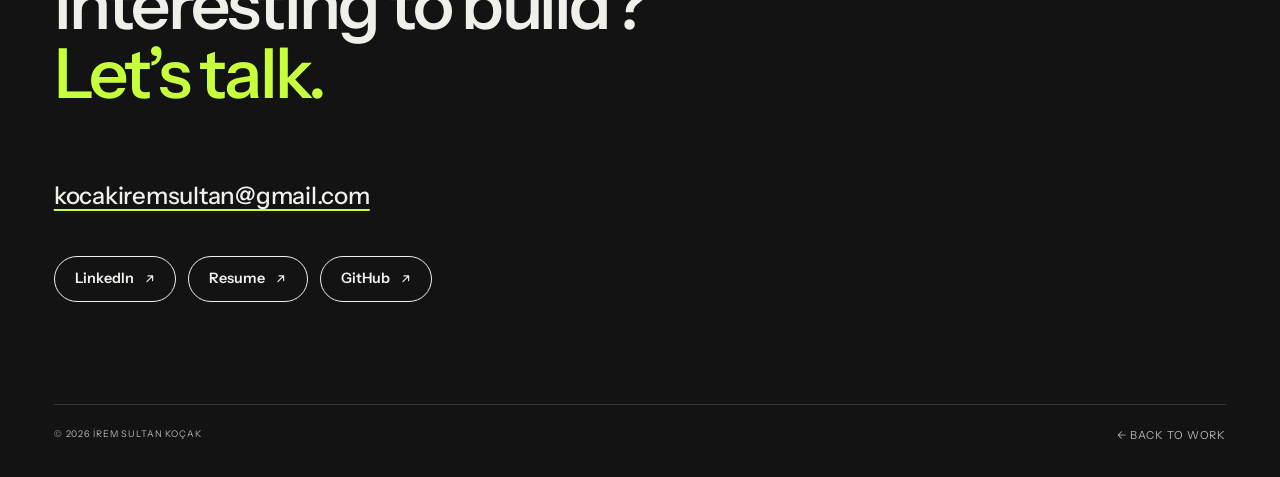
<file: about.html>
<!doctype html>
<html lang="en">
<head>
<meta charset="utf-8">
<meta name="viewport" content="width=device-width, initial-scale=1">
<title>About — İrem Sultan Koçak</title>
<meta name="description" content="About İrem Sultan Koçak: product thinking, requirements and workflow analysis, and cross-functional collaboration.">
<meta property="og:title" content="About — İrem Sultan Koçak">
<meta property="og:description" content="About İrem Sultan Koçak: product thinking, requirements and workflow analysis, and cross-functional collaboration.">
<meta property="og:type" content="article">
<meta property="og:url" content="https://iremsultankocak.github.io/about.html">
<meta property="og:site_name" content="İrem Sultan Koçak">
<meta property="og:locale" content="en_US">
<meta property="og:locale:alternate" content="tr_TR">
<meta property="og:image" content="https://iremsultankocak.github.io/assets/og-image.png">
<meta property="og:image:width" content="1200">
<meta property="og:image:height" content="630">
<meta property="og:image:alt" content="İrem Sultan Koçak — I turn complex workflows into clear product decisions.">
<meta name="twitter:card" content="summary_large_image">
<meta name="twitter:image" content="https://iremsultankocak.github.io/assets/og-image.png">
<meta name="theme-color" content="#f3f1ec">
<link rel="icon" href="data:image/svg+xml,%3Csvg xmlns='http://www.w3.org/2000/svg' viewBox='0 0 32 32'%3E%3Ccircle cx='16' cy='16' r='16' fill='%23141414'/%3E%3Ccircle cx='16' cy='16' r='6' fill='%23c7ff3d'/%3E%3C/svg%3E">
<link rel="preconnect" href="https://fonts.googleapis.com">
<link rel="preconnect" href="https://fonts.gstatic.com" crossorigin>
<link rel="stylesheet" href="https://fonts.googleapis.com/css2?family=Instrument+Sans:ital,wdth,wght@0,75..100,400..700;1,75..100,400..700&display=swap">
<link rel="alternate" hreflang="en" href="https://iremsultankocak.github.io/about.html">
<link rel="alternate" hreflang="tr" href="https://iremsultankocak.github.io/tr/about.html">
<link rel="alternate" hreflang="x-default" href="https://iremsultankocak.github.io/about.html">
<link rel="stylesheet" href="styles.css?v=20261012">
<script>document.documentElement.classList.add('js')</script>
<script src="main.js?v=20261012" defer></script>
</head>
<body>
<a class="skip-link" href="#main">Skip to content</a>
<header class="site-header">
  <div class="container">
    <a class="brand" href="index.html"><span class="brand-mark" aria-hidden="true">İ</span>İrem Sultan Koçak</a>
    <button class="nav-toggle" type="button" aria-expanded="false" aria-controls="site-nav"><span class="nav-toggle-bars" aria-hidden="true"></span>Menu</button>
    <nav id="site-nav" class="site-nav" aria-label="Primary">
      <ul class="nav-list">
        <li><a href="index.html#work">Work</a></li>
        <li><a href="about.html" aria-current="page">About</a></li>
        <li><a class="ext" href="assets/resume.pdf" target="_blank" rel="noopener">Resume</a></li>
        <li><a class="ext" href="https://www.linkedin.com/in/irem-sultan-kocak" rel="noopener">LinkedIn</a></li>
        <li class="lang-switch"><a href="about.html" lang="en" hreflang="en" aria-current="true">EN</a><span aria-hidden="true">/</span><a href="tr/about.html" lang="tr" hreflang="tr">TR</a></li>
      </ul>
    </nav>
  </div>
</header>

<main id="main">
  <section class="case-hero about-hero container" aria-labelledby="about-title">
    <div class="grid">
      <p class="eyebrow reveal">About / Product thinking</p>
      <h1 id="about-title" class="h1 reveal reveal-d1" style="font-size:clamp(2.6rem,6.6vw,6.25rem)">I care about what happens between a problem and a <span class="mark">product.</span></h1>
    </div>
  </section>

  <section class="section about-main container" style="padding-top:clamp(24px,3vw,48px)">
    <div class="grid">
      <aside class="about-aside reveal" aria-label="Contact and resume">
        <div class="contact-card">
          <dl>
            <div><dt>Open to</dt><dd>Product Specialist · Associate Product Manager · Product Operations</dd></div>
            <div><dt>Background</dt><dd>Computer Engineering graduate</dd></div>
            <div><dt>Email</dt><dd><a href="mailto:kocakiremsultan@gmail.com">kocakiremsultan@gmail.com</a></dd></div>
          </dl>
          <div class="btn-row">
            <a class="btn btn--primary" href="assets/resume.pdf" target="_blank" rel="noopener">Resume <svg class="i-ne" aria-hidden="true" width="0.8em" height="0.8em" viewBox="0 0 16 16" fill="none" stroke="currentColor" stroke-width="1.6" stroke-linecap="round" stroke-linejoin="round"><path d="M4 12 12 4M5.5 4H12v6.5"/></svg></a>
            <a class="btn btn--ghost" href="https://www.linkedin.com/in/irem-sultan-kocak" rel="noopener">LinkedIn <svg class="i-ne" aria-hidden="true" width="0.8em" height="0.8em" viewBox="0 0 16 16" fill="none" stroke="currentColor" stroke-width="1.6" stroke-linecap="round" stroke-linejoin="round"><path d="M4 12 12 4M5.5 4H12v6.5"/></svg></a>
            <a class="btn btn--ghost" href="https://github.com/iremsultankocak" rel="noopener">GitHub <svg class="i-ne" aria-hidden="true" width="0.8em" height="0.8em" viewBox="0 0 16 16" fill="none" stroke="currentColor" stroke-width="1.6" stroke-linecap="round" stroke-linejoin="round"><path d="M4 12 12 4M5.5 4H12v6.5"/></svg></a>
          </div>
        </div>
      </aside>

      <div class="about-content">
        <div class="about-block reveal">
          <p class="prose">I'm a Computer Engineering graduate building my career at the intersection of users, business needs, and technology. What interests me most is understanding a problem, making sense of competing requirements, and helping a team turn that understanding into a useful product.</p>
          <p class="prose">My interest in product work grew through hands-on projects. With <a href="hera.html">HERA</a>, I worked on translating university operations into product requirements, supporting the rollout of a desktop application, and using feedback to shape the scope of its <a href="hera-v2.html">web-based successor</a>. With <a href="adsphere.html">AdSphere</a>, I helped structure an influencer marketing workflow around roles, negotiations, approvals, and business rules. These experiences showed me how much product quality depends on the decisions made before and during implementation.</p>
          <p class="prose">My technical education helps me communicate with developers and understand implementation constraints. I also enjoy the human side of the work: asking questions, aligning expectations, documenting decisions, and finding clarity when a process feels complicated.</p>
          <ul class="focus-list mt-m" aria-label="Where I focus">
            <li><span>01</span>Product thinking</li>
            <li><span>02</span>Cross-functional collaboration</li>
            <li><span>03</span>Requirements &amp; workflow analysis</li>
            <li><span>04</span>Structured problem-solving</li>
            <li><span>05</span>User experience &amp; product decisions</li>
          </ul>
        </div>

        <div class="about-block reveal">
          <h2 class="h2">How I approach product problems</h2>
          <p class="prose">I start by understanding the people and workflows involved. Then I look for the decisions that matter: what needs to happen, who is responsible, where the edge cases are, and how we can tell whether the solution is useful. I value clear documentation, practical collaboration, and feedback over assumptions.</p>
          <ol class="approach" aria-label="The decisions that matter">
            <li>What needs to happen</li>
            <li>Who is responsible</li>
            <li>Where the edge cases are</li>
            <li>How we can tell whether the solution is useful</li>
          </ol>
        </div>

        <div class="about-block reveal">
          <h2 class="h2">What I'm exploring next</h2>
          <p class="prose">I'm especially interested in Product Specialist, Associate Product Manager, Product Operations, and related entry-level product roles. I'm also exploring game products through hands-on analysis of onboarding, progression, retention, and LiveOps systems.</p>
          <div class="nexus mt-m">
            <span class="stat">~250</span>
            <p class="prose">Outside individual projects, I founded and helped lead NEXUS, a university technology community of around 250 members, contributing to more than 15 technical and career-focused initiatives. It strengthened my experience in organizing work, communicating with different people, and moving ideas into action.</p>
          </div>
        </div>

        <div class="about-block reveal">
          <h2 class="h2">Let's connect</h2>
          <p class="prose">I'm open to conversations about product roles, digital experiences, and collaborative projects. <a href="https://www.linkedin.com/in/irem-sultan-kocak" rel="noopener">Connect with me on LinkedIn <svg class="i-ne" aria-hidden="true" width="0.8em" height="0.8em" viewBox="0 0 16 16" fill="none" stroke="currentColor" stroke-width="1.6" stroke-linecap="round" stroke-linejoin="round"><path d="M4 12 12 4M5.5 4H12v6.5"/></svg></a> or email <a href="mailto:kocakiremsultan@gmail.com">kocakiremsultan@gmail.com</a>.</p>
        </div>
      </div>
    </div>
  </section>
</main>

<footer class="site-footer on-dark">
  <div class="container">
    <p class="footer-cta">Have something interesting to build? <em>Let’s talk.</em></p>
    <p class="footer-mail"><a href="mailto:kocakiremsultan@gmail.com">kocakiremsultan@gmail.com</a></p>
    <div class="footer-links">
      <a class="btn" href="https://www.linkedin.com/in/irem-sultan-kocak" rel="noopener">LinkedIn <svg class="i-ne" aria-hidden="true" width="0.8em" height="0.8em" viewBox="0 0 16 16" fill="none" stroke="currentColor" stroke-width="1.6" stroke-linecap="round" stroke-linejoin="round"><path d="M4 12 12 4M5.5 4H12v6.5"/></svg></a>
      <a class="btn" href="assets/resume.pdf" target="_blank" rel="noopener">Resume <svg class="i-ne" aria-hidden="true" width="0.8em" height="0.8em" viewBox="0 0 16 16" fill="none" stroke="currentColor" stroke-width="1.6" stroke-linecap="round" stroke-linejoin="round"><path d="M4 12 12 4M5.5 4H12v6.5"/></svg></a>
      <a class="btn" href="https://github.com/iremsultankocak" rel="noopener">GitHub <svg class="i-ne" aria-hidden="true" width="0.8em" height="0.8em" viewBox="0 0 16 16" fill="none" stroke="currentColor" stroke-width="1.6" stroke-linecap="round" stroke-linejoin="round"><path d="M4 12 12 4M5.5 4H12v6.5"/></svg></a>
    </div>
    <div class="footer-meta"><small>© 2026 İrem Sultan Koçak</small><a href="index.html#work">← Back to work</a></div>
  </div>
</footer>
</body>
</html>
</file>
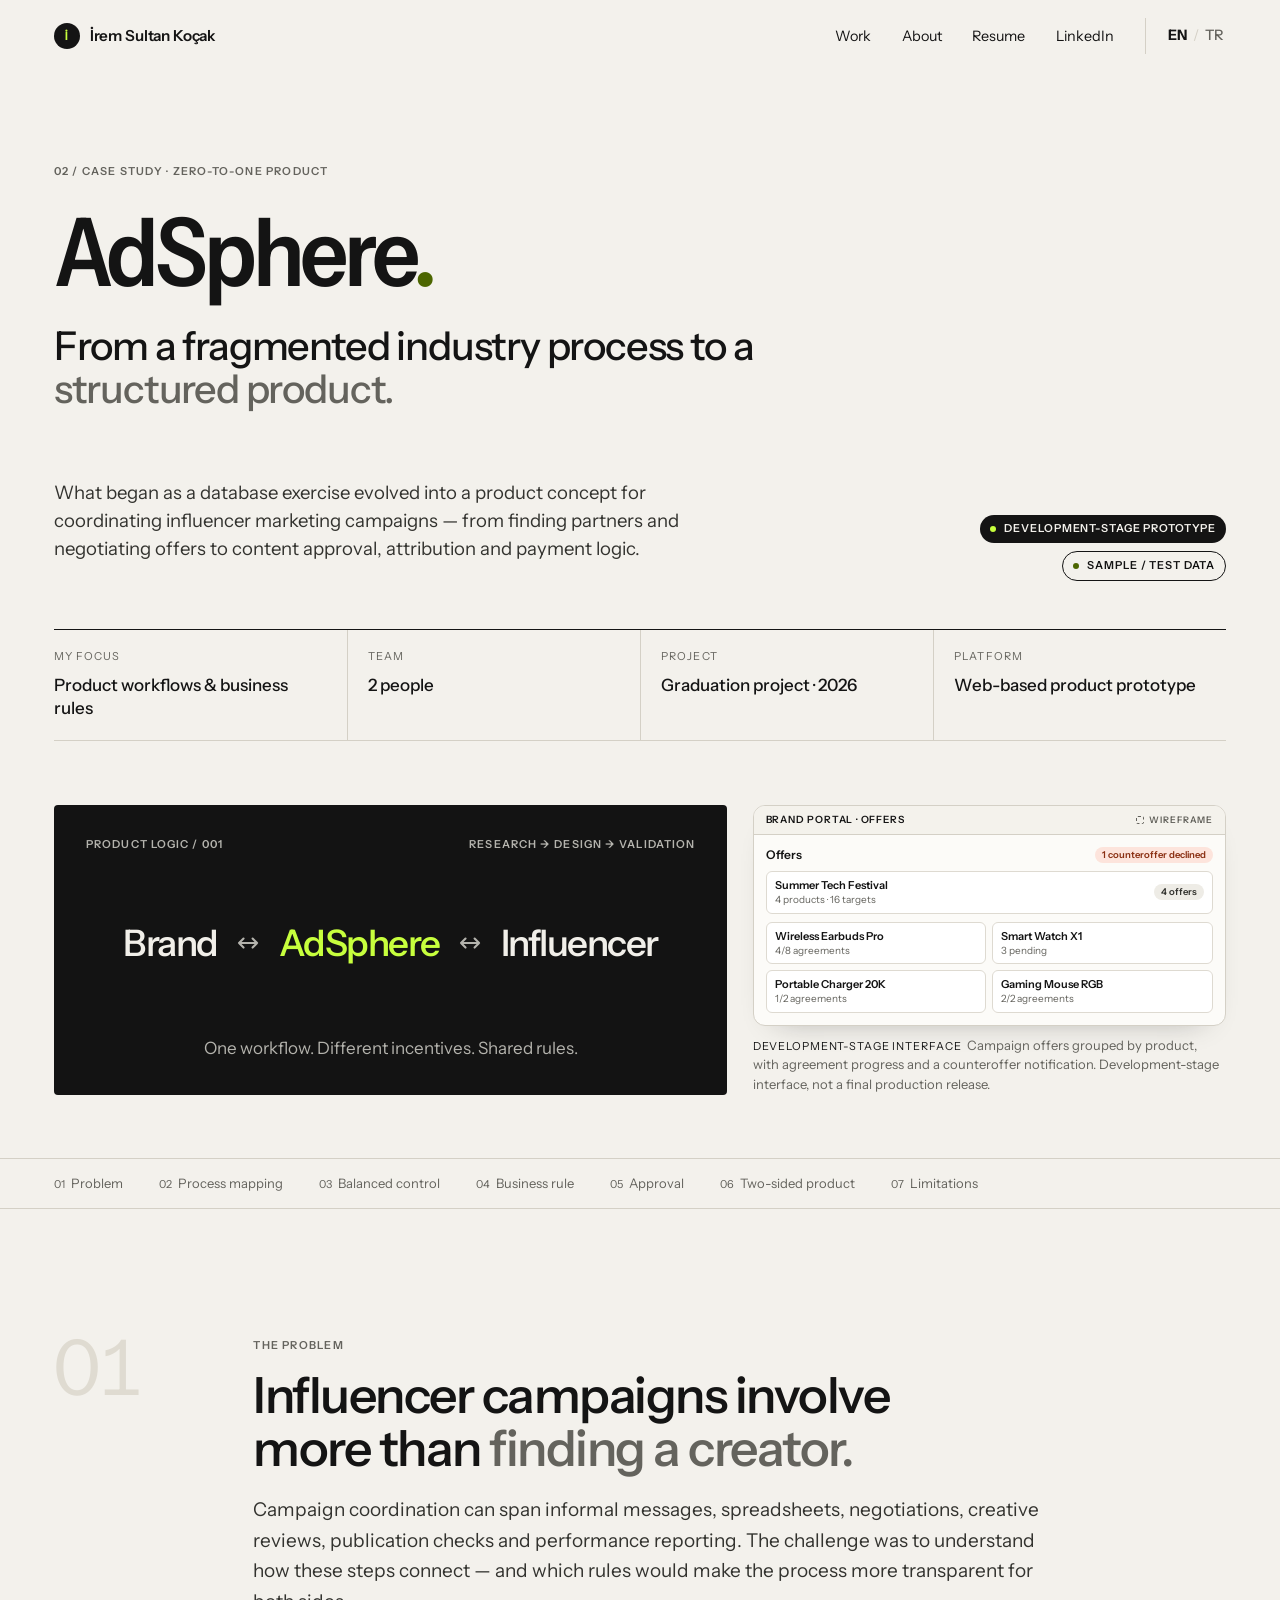
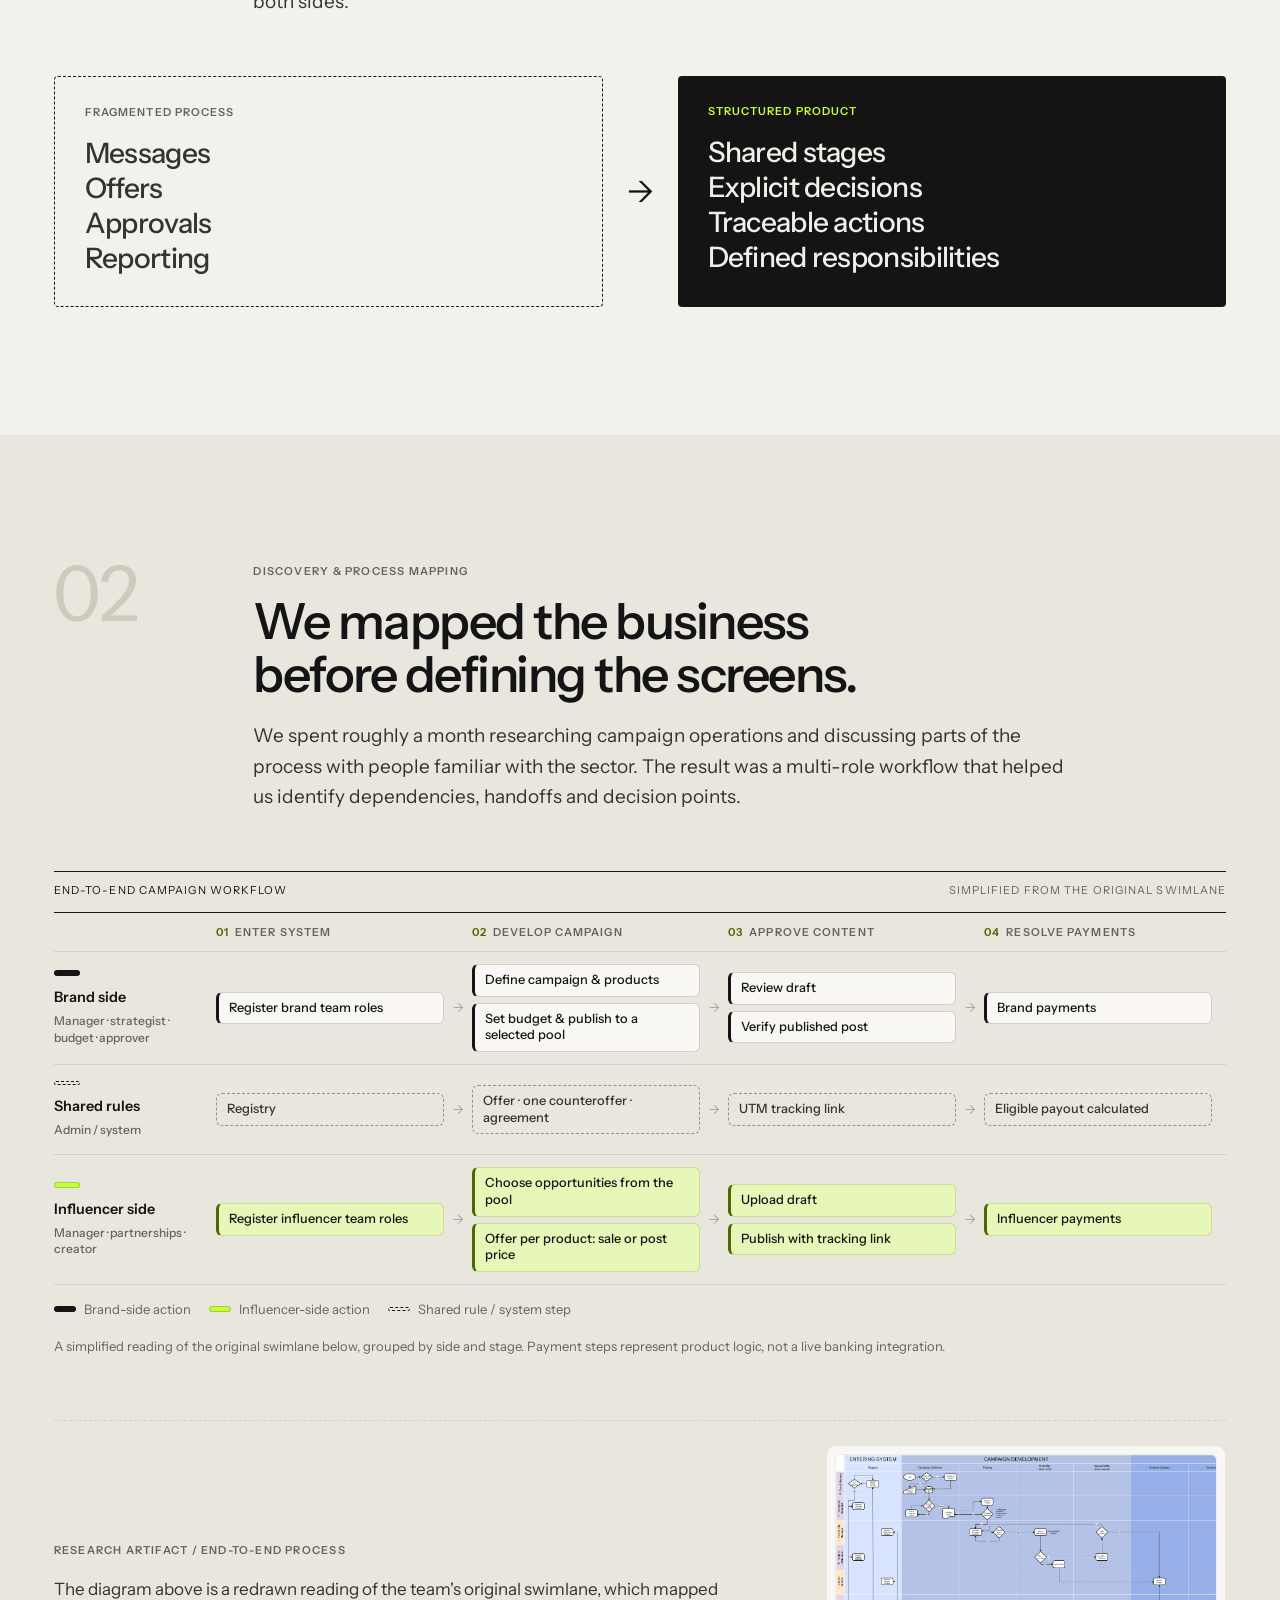
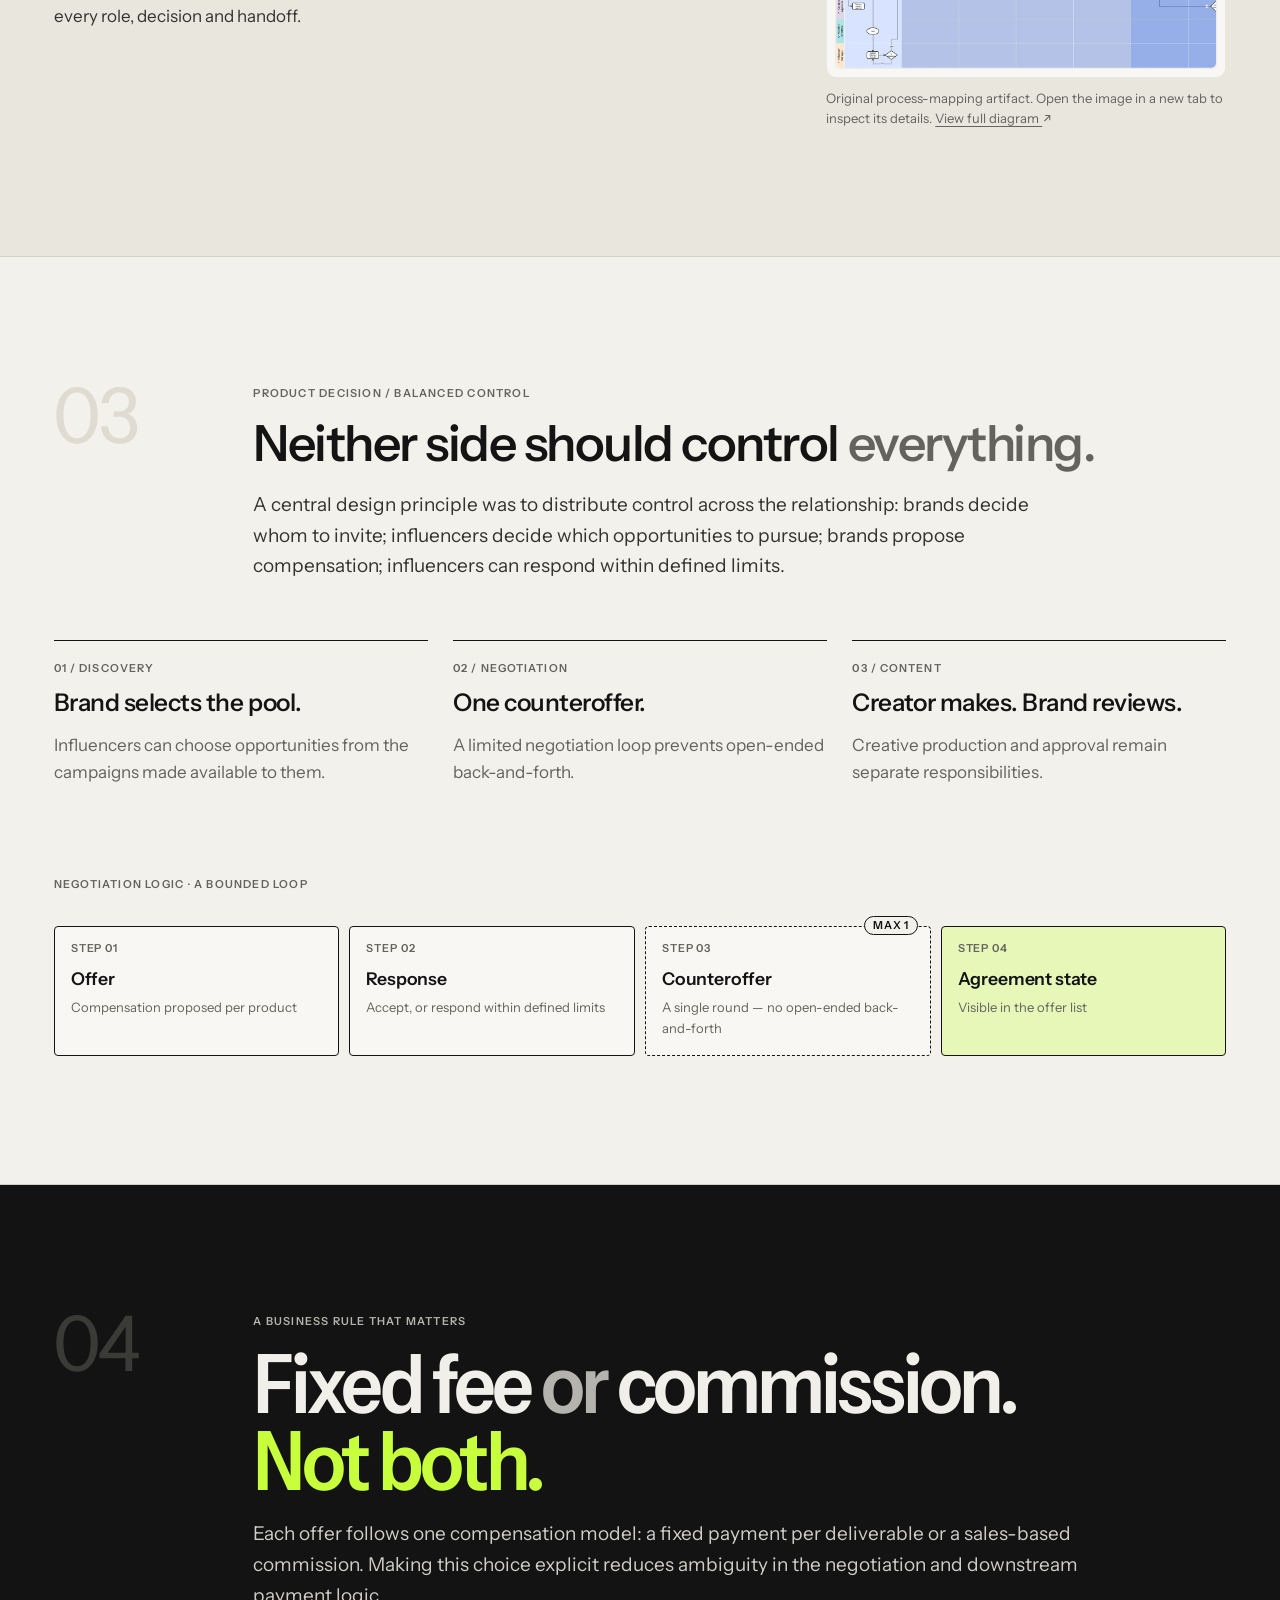
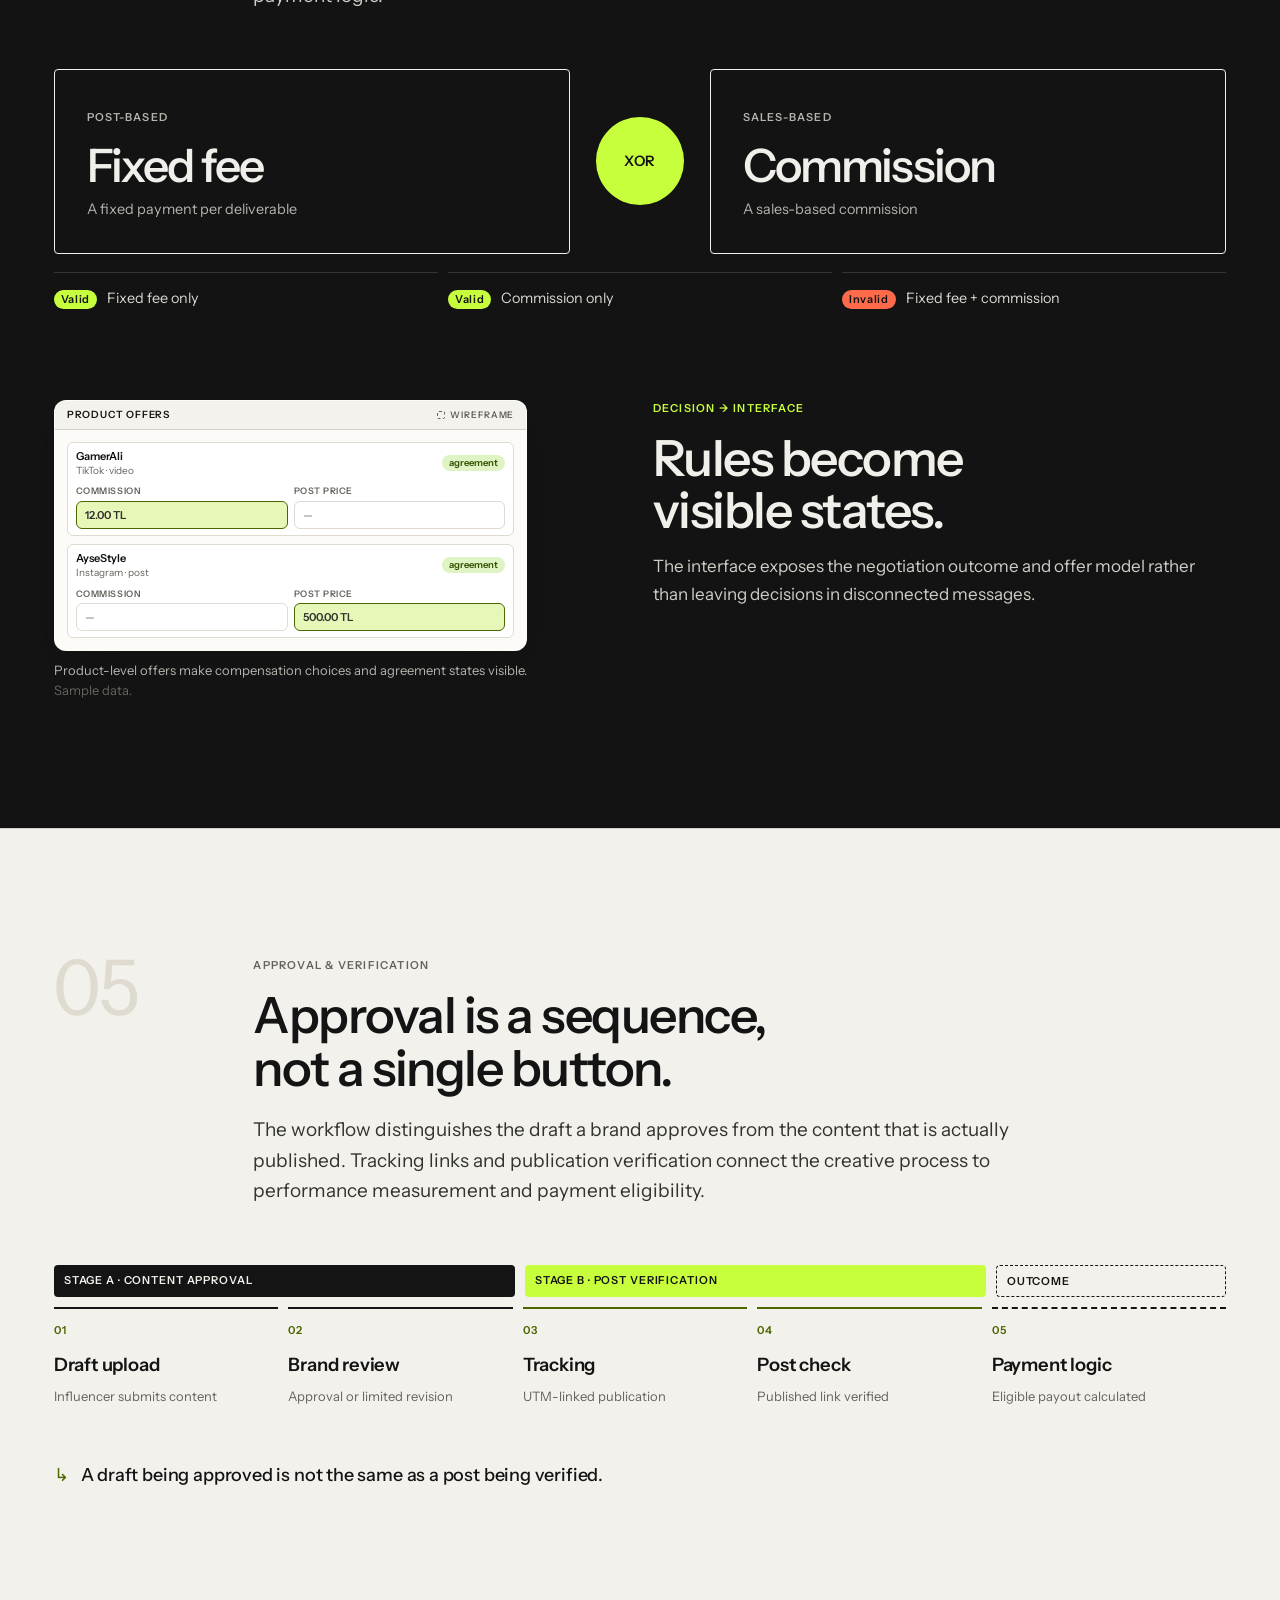
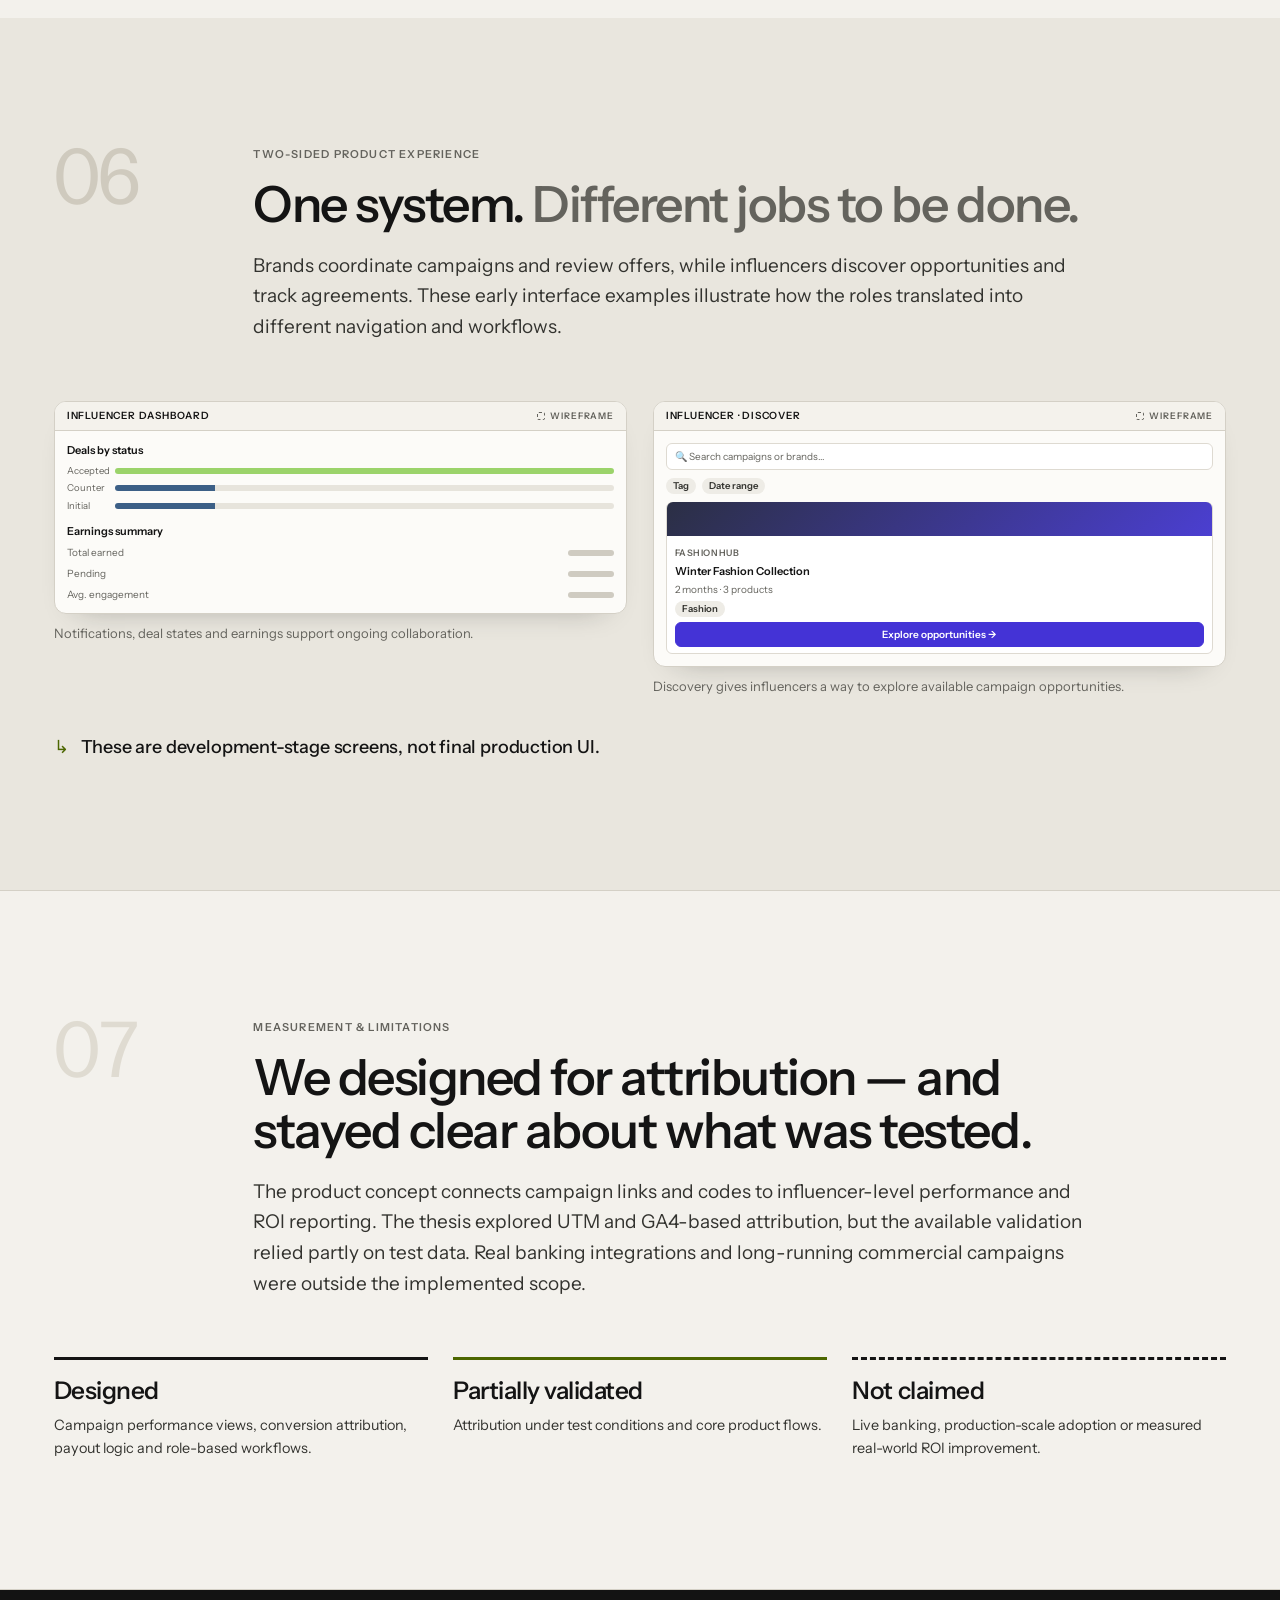
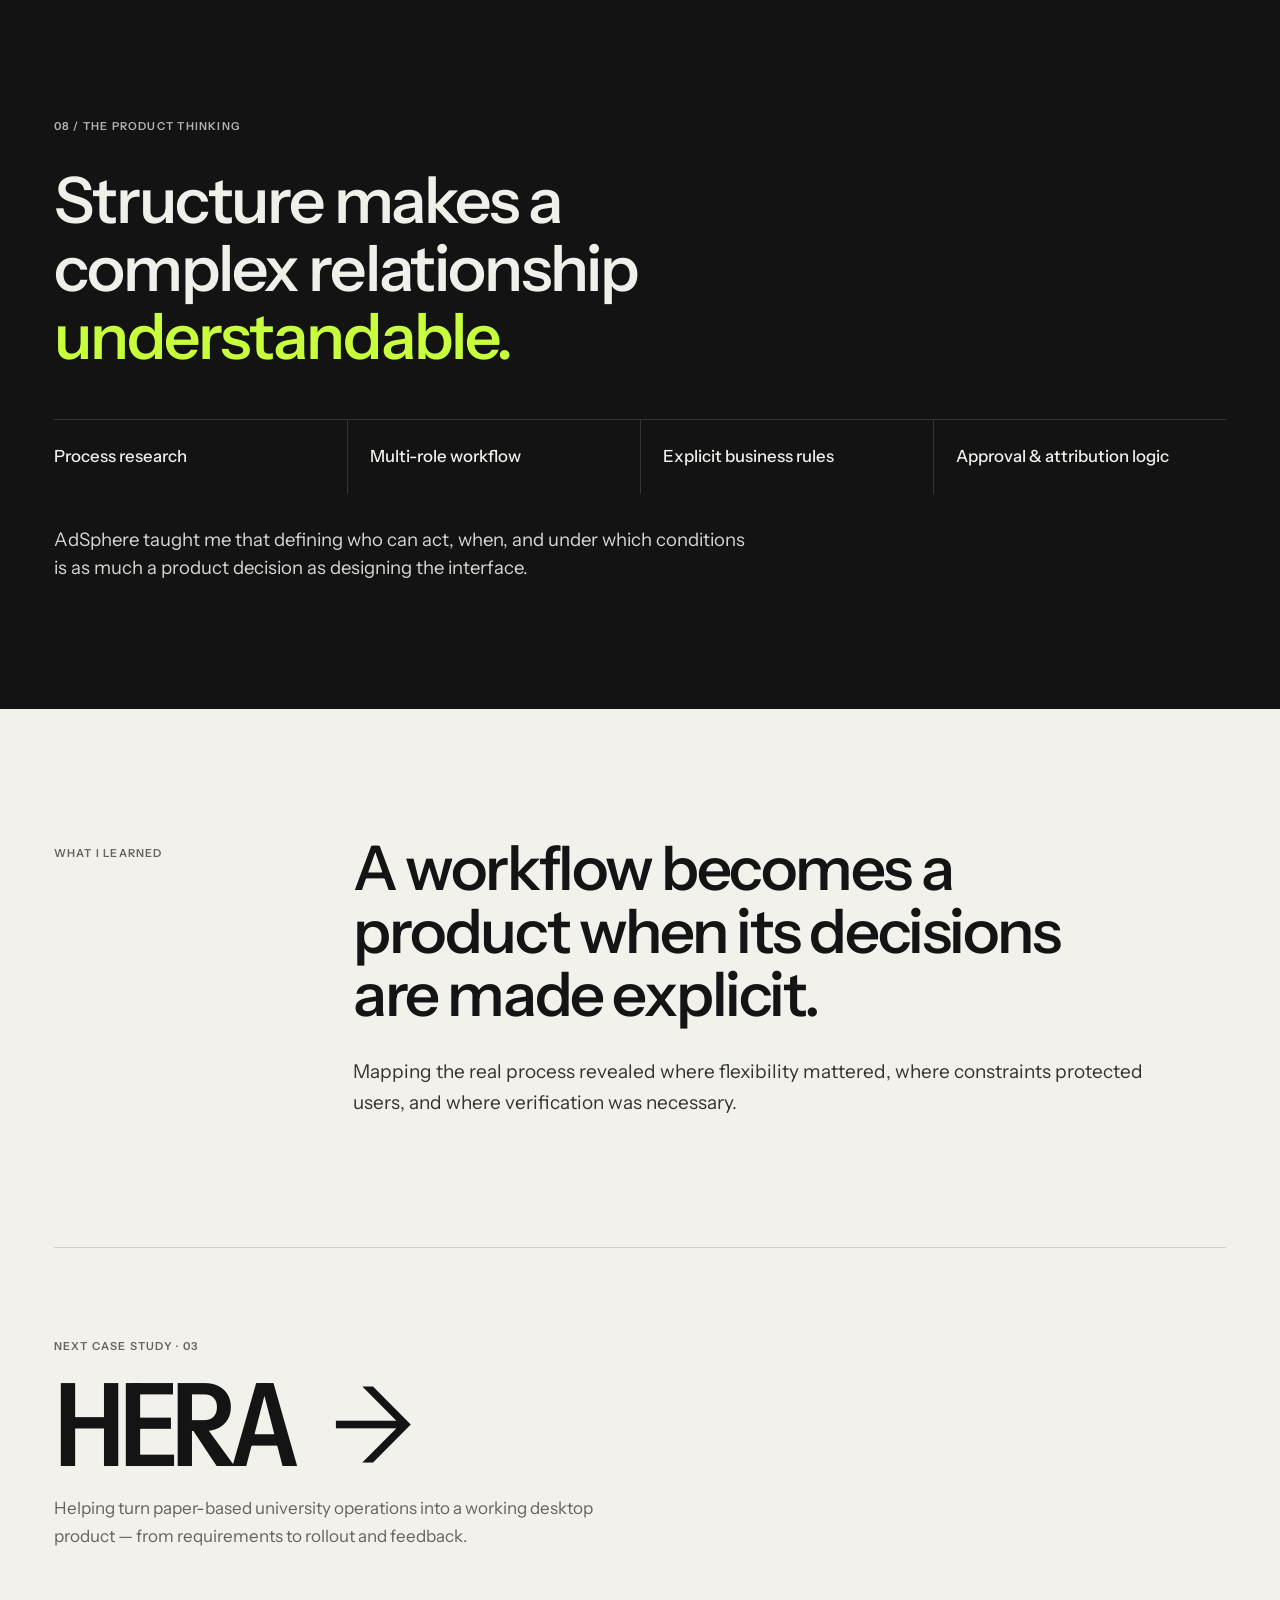
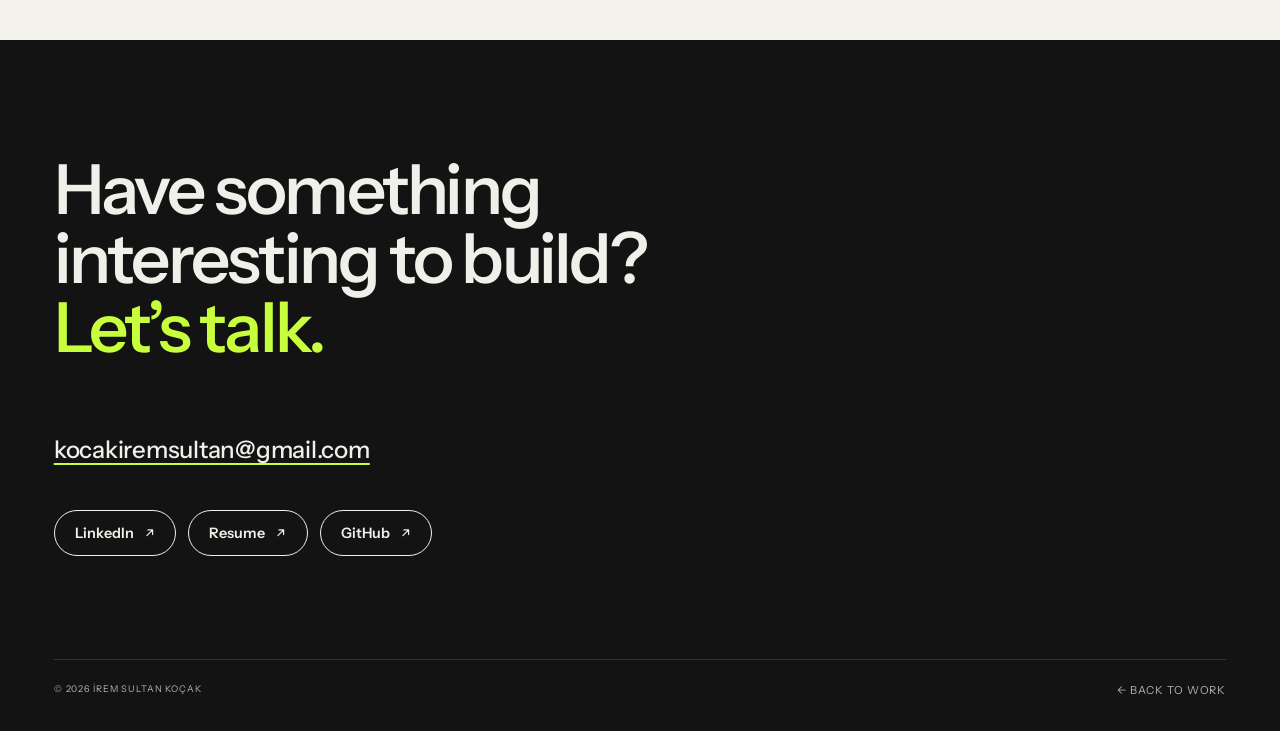
<file: adsphere.html>
<!doctype html>
<html lang="en">
<head>
<meta charset="utf-8">
<meta name="viewport" content="width=device-width, initial-scale=1">
<title>AdSphere — Case Study | İrem Sultan Koçak</title>
<meta name="description" content="AdSphere: a product case study on influencer campaign workflow design, negotiation rules and approval flows by İrem Sultan Koçak.">
<meta property="og:title" content="AdSphere — Case Study | İrem Sultan Koçak">
<meta property="og:description" content="AdSphere: a product case study on influencer campaign workflow design, negotiation rules and approval flows by İrem Sultan Koçak.">
<meta property="og:type" content="article">
<meta property="og:url" content="https://iremsultankocak.github.io/adsphere.html">
<meta property="og:site_name" content="İrem Sultan Koçak">
<meta property="og:locale" content="en_US">
<meta property="og:locale:alternate" content="tr_TR">
<meta property="og:image" content="https://iremsultankocak.github.io/assets/og-image.png">
<meta property="og:image:width" content="1200">
<meta property="og:image:height" content="630">
<meta property="og:image:alt" content="İrem Sultan Koçak — I turn complex workflows into clear product decisions.">
<meta name="twitter:card" content="summary_large_image">
<meta name="twitter:image" content="https://iremsultankocak.github.io/assets/og-image.png">
<meta name="theme-color" content="#f3f1ec">
<link rel="icon" href="data:image/svg+xml,%3Csvg xmlns='http://www.w3.org/2000/svg' viewBox='0 0 32 32'%3E%3Ccircle cx='16' cy='16' r='16' fill='%23141414'/%3E%3Ccircle cx='16' cy='16' r='6' fill='%23c7ff3d'/%3E%3C/svg%3E">
<link rel="preconnect" href="https://fonts.googleapis.com">
<link rel="preconnect" href="https://fonts.gstatic.com" crossorigin>
<link rel="stylesheet" href="https://fonts.googleapis.com/css2?family=Instrument+Sans:ital,wdth,wght@0,75..100,400..700;1,75..100,400..700&display=swap">
<link rel="alternate" hreflang="en" href="https://iremsultankocak.github.io/adsphere.html">
<link rel="alternate" hreflang="tr" href="https://iremsultankocak.github.io/tr/adsphere.html">
<link rel="alternate" hreflang="x-default" href="https://iremsultankocak.github.io/adsphere.html">
<link rel="stylesheet" href="styles.css?v=20261012">
<script>document.documentElement.classList.add('js')</script>
<script src="main.js?v=20261012" defer></script>
</head>
<body>
<a class="skip-link" href="#main">Skip to content</a>
<header class="site-header">
  <div class="container">
    <a class="brand" href="index.html"><span class="brand-mark" aria-hidden="true">İ</span>İrem Sultan Koçak</a>
    <button class="nav-toggle" type="button" aria-expanded="false" aria-controls="site-nav"><span class="nav-toggle-bars" aria-hidden="true"></span>Menu</button>
    <nav id="site-nav" class="site-nav" aria-label="Primary">
      <ul class="nav-list">
        <li><a href="index.html#work">Work</a></li>
        <li><a href="about.html">About</a></li>
        <li><a class="ext" href="assets/resume.pdf" target="_blank" rel="noopener">Resume</a></li>
        <li><a class="ext" href="https://www.linkedin.com/in/irem-sultan-kocak" rel="noopener">LinkedIn</a></li>
        <li class="lang-switch"><a href="adsphere.html" lang="en" hreflang="en" aria-current="true">EN</a><span aria-hidden="true">/</span><a href="tr/adsphere.html" lang="tr" hreflang="tr">TR</a></li>
      </ul>
    </nav>
  </div>
</header>

<main id="main">
  <!-- Hero -->
  <section class="case-hero container" aria-labelledby="case-title">
    <div class="grid">
      <p class="eyebrow reveal"><span>02 / Case study · Zero-to-one product</span></p>
      <h1 id="case-title" class="h1 case-title reveal reveal-d1">AdSphere<span style="color:var(--olive)">.</span></h1>
      <p class="case-sub reveal reveal-d2">From a fragmented industry process to a <em>structured product.</em></p>
      <p class="lead case-lede reveal reveal-d2">What began as a database exercise evolved into a product concept for coordinating influencer marketing campaigns — from finding partners and negotiating offers to content approval, attribution and payment logic.</p>
      <div class="case-status reveal reveal-d3"><span class="status">Development-stage prototype</span><span class="status status--outline">Sample / test data</span></div>
      <dl class="meta-strip case-meta reveal">
        <div><dt>My focus</dt><dd>Product workflows &amp; business rules</dd></div>
        <div><dt>Team</dt><dd>2 people</dd></div>
        <div><dt>Project</dt><dd>Graduation project · 2026</dd></div>
        <div><dt>Platform</dt><dd>Web-based product prototype</dd></div>
      </dl>
    </div>

    <div class="grid case-hero-media ads-hero-grid">
      <div class="ads-hero-logic reveal">
        <div class="ads-logic band--dark on-dark">
          <div class="ads-logic-top"><span>Product logic / 001</span><span>Research → Design → Validation</span></div>
          <div class="ads-logic-center" aria-label="Brand, AdSphere and Influencer">
            <span>Brand</span><b aria-hidden="true"><svg class="i-lr" aria-hidden="true" width="1em" height="1em" viewBox="0 0 16 16" fill="none" stroke="currentColor" stroke-width="1.4" stroke-linecap="round" stroke-linejoin="round"><path d="M2 8h12M5 5 2 8l3 3M11 5l3 3-3 3"/></svg></b><span class="lime">AdSphere</span><b aria-hidden="true"><svg class="i-lr" aria-hidden="true" width="1em" height="1em" viewBox="0 0 16 16" fill="none" stroke="currentColor" stroke-width="1.4" stroke-linecap="round" stroke-linejoin="round"><path d="M2 8h12M5 5 2 8l3 3M11 5l3 3-3 3"/></svg></b><span>Influencer</span>
          </div>
          <p>One workflow. Different incentives. Shared rules.</p>
        </div>
      </div>
      <figure class="wf-card ads-hero-shot reveal" style="--wf-w:320px"><div class="wf" role="img" aria-label="Wireframe based on the real screen: AdSphere brand portal with campaign offers grouped by product"><div class="wf-top"><b>Brand portal · offers</b><span>Wireframe</span></div><div class="wf-body"><div class="wf-row sb"><span class="wf-t" style="font-size:12px">Offers</span><span class="wf-pill warn">1 counteroffer declined</span></div><div class="wf-box wf-row sb"><span><span class="wf-t">Summer Tech Festival</span><br><span class="wf-m">4 products · 16 targets</span></span><span class="wf-pill">4 offers</span></div><div class="wf-grid" style="--c:2"><div class="wf-box"><span class="wf-t">Wireless Earbuds Pro</span><br><span class="wf-m">4/8 agreements</span></div><div class="wf-box"><span class="wf-t">Smart Watch X1</span><br><span class="wf-m">3 pending</span></div><div class="wf-box"><span class="wf-t">Portable Charger 20K</span><br><span class="wf-m">1/2 agreements</span></div><div class="wf-box"><span class="wf-t">Gaming Mouse RGB</span><br><span class="wf-m">2/2 agreements</span></div></div></div></div><figcaption class="wf-cap"><p><span class="caption-label">Development-stage interface</span>Campaign offers grouped by product, with agreement progress and a counteroffer notification. Development-stage interface, not a final production release.</p></figcaption></figure>
    </div>
  </section>

  <nav class="chapter-nav container" aria-label="Case study sections">
    <ol>
      <li><a href="#s1"><span>01</span>Problem</a></li>
      <li><a href="#s2"><span>02</span>Process mapping</a></li>
      <li><a href="#s3"><span>03</span>Balanced control</a></li>
      <li><a href="#s4"><span>04</span>Business rule</a></li>
      <li><a href="#s5"><span>05</span>Approval</a></li>
      <li><a href="#s6"><span>06</span>Two-sided product</a></li>
      <li><a href="#s7"><span>07</span>Limitations</a></li>
    </ol>
  </nav>

  <!-- 01 -->
  <section id="s1" class="section container">
    <div class="grid section-head">
      <p class="section-no" aria-hidden="true">01</p>
      <div class="section-body">
        <p class="eyebrow">The problem</p>
        <h2 class="h2">Influencer campaigns involve more than <em>finding a creator.</em></h2>
        <p class="prose prose--lg">Campaign coordination can span informal messages, spreadsheets, negotiations, creative reviews, publication checks and performance reporting. The challenge was to understand how these steps connect — and which rules would make the process more transparent for both sides.</p>
      </div>
    </div>
    <div class="contrast reveal">
      <div class="c-before"><small>Fragmented process</small><ul><li>Messages</li><li>Offers</li><li>Approvals</li><li>Reporting</li></ul></div>
      <div class="contrast-arrow" aria-hidden="true">→</div>
      <div class="c-after"><small>Structured product</small><ul><li>Shared stages</li><li>Explicit decisions</li><li>Traceable actions</li><li>Defined responsibilities</li></ul></div>
    </div>
  </section>

  <!-- 02 -->
  <section id="s2" class="section band">
    <div class="container">
      <div class="grid section-head">
        <p class="section-no" aria-hidden="true">02</p>
        <div class="section-body">
          <p class="eyebrow">Discovery &amp; process mapping</p>
          <h2 class="h2">We mapped the business before defining the screens.</h2>
          <p class="prose prose--lg">We spent roughly a month researching campaign operations and discussing parts of the process with people familiar with the sector. The result was a multi-role workflow that helped us identify dependencies, handoffs and decision points.</p>
        </div>
      </div>

      <figure class="reveal" aria-labelledby="lanes-cap">
        <div class="shot-head"><span>End-to-end campaign workflow</span><span>Simplified from the original swimlane</span></div>
        <div class="lanes">
          <div class="lanes-stages" aria-hidden="true">
            <div></div>
            <div><b>01</b>Enter system</div>
            <div><b>02</b>Develop campaign</div>
            <div><b>03</b>Approve content</div>
            <div><b>04</b>Resolve payments</div>
          </div>
          <div class="lane lane--brand">
            <div class="lane-name">Brand side<small>Manager · strategist · budget · approver</small></div>
            <div class="lane-cell" data-stage="Enter system"><span class="chip">Register brand team roles</span></div>
            <div class="lane-cell" data-stage="Develop campaign"><span class="chip">Define campaign &amp; products</span><span class="chip">Set budget &amp; publish to a selected pool</span></div>
            <div class="lane-cell" data-stage="Approve content"><span class="chip">Review draft</span><span class="chip">Verify published post</span></div>
            <div class="lane-cell" data-stage="Resolve payments"><span class="chip">Brand payments</span></div>
          </div>
          <div class="lane lane--sys">
            <div class="lane-name">Shared rules<small>Admin / system</small></div>
            <div class="lane-cell" data-stage="Enter system"><span class="chip">Registry</span></div>
            <div class="lane-cell" data-stage="Develop campaign"><span class="chip">Offer · one counteroffer · agreement</span></div>
            <div class="lane-cell" data-stage="Approve content"><span class="chip">UTM tracking link</span></div>
            <div class="lane-cell" data-stage="Resolve payments"><span class="chip">Eligible payout calculated</span></div>
          </div>
          <div class="lane lane--inf">
            <div class="lane-name">Influencer side<small>Manager · partnerships · creator</small></div>
            <div class="lane-cell" data-stage="Enter system"><span class="chip">Register influencer team roles</span></div>
            <div class="lane-cell" data-stage="Develop campaign"><span class="chip">Choose opportunities from the pool</span><span class="chip">Offer per product: sale or post price</span></div>
            <div class="lane-cell" data-stage="Approve content"><span class="chip">Upload draft</span><span class="chip">Publish with tracking link</span></div>
            <div class="lane-cell" data-stage="Resolve payments"><span class="chip">Influencer payments</span></div>
          </div>
        </div>
        <div class="lanes-legend" aria-hidden="true">
          <span><i style="background:var(--ink)"></i>Brand-side action</span>
          <span><i style="background:var(--lime);box-shadow:inset 0 0 0 1px #14141433"></i>Influencer-side action</span>
          <span><i style="border:1px dashed var(--ink);height:4px"></i>Shared rule / system step</span>
        </div>
        <figcaption id="lanes-cap" class="mt-s">A simplified reading of the original swimlane below, grouped by side and stage. Payment steps represent product logic, not a live banking integration.</figcaption>
      </figure>

      <div class="swim-artifact reveal">
        <div>
          <p class="eyebrow">Research artifact / End-to-end process</p>
          <p class="prose mt-s">The diagram above is a redrawn reading of the team's original swimlane, which mapped every role, decision and handoff.</p>
        </div>
        <figure class="shot shot--c w-s is-right">
          <div class="shot-frame">
            <div class="crop" style="--ratio:16/9;--pos:0 0"><img src="assets/adsphere/workflow-swimlane.webp" width="2048" height="683" alt="Original AdSphere multi-role campaign process swimlane with lanes for brand and influencer roles and an admin/system lane, across entering system, campaign development, content approval and payment" loading="lazy"></div>
          </div>
          <figcaption>Original process-mapping artifact. Open the image in a new tab to inspect its details. <a href="assets/adsphere/workflow-swimlane.webp" target="_blank" rel="noopener" style="white-space:nowrap">View full diagram <svg class="i-ne" aria-hidden="true" width="0.8em" height="0.8em" viewBox="0 0 16 16" fill="none" stroke="currentColor" stroke-width="1.6" stroke-linecap="round" stroke-linejoin="round"><path d="M4 12 12 4M5.5 4H12v6.5"/></svg></a></figcaption>
        </figure>
      </div>
    </div>
  </section>

  <!-- 03 -->
  <section id="s3" class="section container">
    <div class="grid section-head">
      <p class="section-no" aria-hidden="true">03</p>
      <div class="section-body">
        <p class="eyebrow">Product decision / Balanced control</p>
        <h2 class="h2">Neither side should control <em>everything.</em></h2>
        <p class="prose prose--lg">A central design principle was to distribute control across the relationship: brands decide whom to invite; influencers decide which opportunities to pursue; brands propose compensation; influencers can respond within defined limits.</p>
      </div>
    </div>
    <div class="cols reveal" style="--cols:3">
      <div class="panel"><span class="panel-label">01 / Discovery</span><h3 class="h3">Brand selects the pool.</h3><p class="muted mt-s">Influencers can choose opportunities from the campaigns made available to them.</p></div>
      <div class="panel"><span class="panel-label">02 / Negotiation</span><h3 class="h3">One counteroffer.</h3><p class="muted mt-s">A limited negotiation loop prevents open-ended back-and-forth.</p></div>
      <div class="panel"><span class="panel-label">03 / Content</span><h3 class="h3">Creator makes. Brand reviews.</h3><p class="muted mt-s">Creative production and approval remain separate responsibilities.</p></div>
    </div>

    <div class="mt-xl reveal">
      <p class="eyebrow mb-m">Negotiation logic · a bounded loop</p>
      <div class="negotiation" role="img" aria-label="Negotiation: an offer, a response, at most one counteroffer, then a final agreement state">
        <div class="neg-step"><small>Step 01</small><b>Offer</b><p>Compensation proposed per product</p></div>
        <div class="neg-step"><small>Step 02</small><b>Response</b><p>Accept, or respond within defined limits</p></div>
        <div class="neg-step is-limit"><span class="neg-limit-badge">Max 1</span><small>Step 03</small><b>Counteroffer</b><p>A single round — no open-ended back-and-forth</p></div>
        <div class="neg-step is-done"><small>Step 04</small><b>Agreement state</b><p>Visible in the offer list</p></div>
      </div>
    </div>
  </section>

  <!-- 04 -->
  <section id="s4" class="section band--dark on-dark">
    <div class="container">
      <div class="grid section-head">
        <p class="section-no" aria-hidden="true">04</p>
        <div class="section-body">
          <p class="eyebrow">A business rule that matters</p>
          <h2 class="h1" style="font-size:clamp(2.6rem,6.4vw,6rem)">Fixed fee <em>or</em> commission.<br><span class="lime">Not both.</span></h2>
          <p class="prose prose--lg">Each offer follows one compensation model: a fixed payment per deliverable or a sales-based commission. Making this choice explicit reduces ambiguity in the negotiation and downstream payment logic.</p>
        </div>
      </div>
      <div class="xor reveal" role="img" aria-label="Exclusive or: an offer uses either a post-based fixed fee or a sales-based commission, never both">
        <div class="xor-opt"><small>Post-based</small><strong>Fixed fee</strong><p>A fixed payment per deliverable</p></div>
        <div class="xor-op"><span>XOR</span></div>
        <div class="xor-opt"><small>Sales-based</small><strong>Commission</strong><p>A sales-based commission</p></div>
      </div>
      <div class="xor-rules reveal" aria-hidden="true">
        <div class="xor-rule"><b class="ok">Valid</b>Fixed fee only</div>
        <div class="xor-rule"><b class="ok">Valid</b>Commission only</div>
        <div class="xor-rule"><b class="no">Invalid</b>Fixed fee + commission</div>
      </div>

      <div class="pair pair--flip mt-xl">
        <figure class="wf-card p-media reveal" style="--wf-w:300px"><div class="wf" role="img" aria-label="Wireframe based on the real screen: AdSphere product offer list with commission or post price per agreement"><div class="wf-top"><b>Product offers</b><span>Wireframe</span></div><div class="wf-body"><div class="wf-box" style="display:grid;gap:6px"><div class="wf-row sb"><span><span class="wf-t">GamerAli</span><br><span class="wf-m">TikTok · video</span></span><span class="wf-pill ok">agreement</span></div><div class="wf-grid" style="--c:2"><div><span class="wf-k">Commission</span><div class="wf-box" style="margin-top:3px;border-color:var(--olive);background:var(--lime-soft);font-weight:600">12.00 TL</div></div><div><span class="wf-k">Post price</span><div class="wf-box" style="margin-top:3px;color:var(--muted)">—</div></div></div></div><div class="wf-box" style="display:grid;gap:6px"><div class="wf-row sb"><span><span class="wf-t">AyseStyle</span><br><span class="wf-m">Instagram · post</span></span><span class="wf-pill ok">agreement</span></div><div class="wf-grid" style="--c:2"><div><span class="wf-k">Commission</span><div class="wf-box" style="margin-top:3px;color:var(--muted)">—</div></div><div><span class="wf-k">Post price</span><div class="wf-box" style="margin-top:3px;border-color:var(--olive);background:var(--lime-soft);font-weight:600">500.00 TL</div></div></div></div></div></div><figcaption class="wf-cap"><p>Product-level offers make compensation choices and agreement states visible. <span class="muted">Sample data.</span></p></figcaption></figure>
        <div class="p-text reveal reveal-d1">
          <p class="eyebrow" style="color:var(--lime)">Decision → interface</p>
          <h3 class="h2">Rules become visible states.</h3>
          <p class="prose mt-s">The interface exposes the negotiation outcome and offer model rather than leaving decisions in disconnected messages.</p>
        </div>
      </div>
    </div>
  </section>

  <!-- 05 -->
  <section id="s5" class="section container">
    <div class="grid section-head">
      <p class="section-no" aria-hidden="true">05</p>
      <div class="section-body">
        <p class="eyebrow">Approval &amp; verification</p>
        <h2 class="h2">Approval is a sequence, not a single button.</h2>
        <p class="prose prose--lg">The workflow distinguishes the draft a brand approves from the content that is actually published. Tracking links and publication verification connect the creative process to performance measurement and payment eligibility.</p>
      </div>
    </div>
    <div class="reveal">
      <div class="approval-labels" aria-hidden="true"><span class="s1">Stage A · Content approval</span><span class="s2">Stage B · Post verification</span><span class="s3">Outcome</span></div>
      <ol class="approval" style="list-style:none;margin:0;padding:0">
        <li class="ap"><small data-stage="Stage A">01</small><b>Draft upload</b><span>Influencer submits content</span></li>
        <li class="ap"><small data-stage="Stage A">02</small><b>Brand review</b><span>Approval or limited revision</span></li>
        <li class="ap is-s2"><small data-stage="Stage B">03</small><b>Tracking</b><span>UTM-linked publication</span></li>
        <li class="ap is-s2"><small data-stage="Stage B">04</small><b>Post check</b><span>Published link verified</span></li>
        <li class="ap is-s3"><small data-stage="Outcome">05</small><b>Payment logic</b><span>Eligible payout calculated</span></li>
      </ol>
    </div>
    <p class="aside-line">A draft being approved is not the same as a post being verified.</p>
  </section>

  <!-- 06 -->
  <section id="s6" class="section band">
    <div class="container">
      <div class="grid section-head">
        <p class="section-no" aria-hidden="true">06</p>
        <div class="section-body">
          <p class="eyebrow">Two-sided product experience</p>
          <h2 class="h2">One system. <em>Different jobs to be done.</em></h2>
          <p class="prose prose--lg">Brands coordinate campaigns and review offers, while influencers discover opportunities and track agreements. These early interface examples illustrate how the roles translated into different navigation and workflows.</p>
        </div>
      </div>
      <div class="wf-row-cards">
        <figure class="wf-card  reveal" style="--wf-w:260px"><div class="wf" role="img" aria-label="Wireframe based on the real screen: AdSphere influencer dashboard with notifications, deal statuses and earnings"><div class="wf-top"><b>Influencer dashboard</b><span>Wireframe</span></div><div class="wf-body"><span class="wf-t">Deals by status</span><div class="wf-bars"><div>Accepted<i style="--v:100%;--bc:#9bd36a"></i></div><div>Counter<i style="--v:20%"></i></div><div>Initial<i style="--v:20%"></i></div></div><span class="wf-t" style="margin-top:4px">Earnings summary</span><div class="wf-row sb"><span class="wf-m">Total earned</span><span class="wf-ln dk" style="--w:46px"></span></div><div class="wf-row sb"><span class="wf-m">Pending</span><span class="wf-ln dk" style="--w:46px"></span></div><div class="wf-row sb"><span class="wf-m">Avg. engagement</span><span class="wf-ln dk" style="--w:46px"></span></div></div></div><figcaption class="wf-cap"><p>Notifications, deal states and earnings support ongoing collaboration.</p></figcaption></figure>
        <figure class="wf-card  reveal" style="--wf-w:280px"><div class="wf" role="img" aria-label="Wireframe based on the real screen: AdSphere influencer campaign discovery page"><div class="wf-top"><b>Influencer · discover</b><span>Wireframe</span></div><div class="wf-body"><div class="wf-box wf-m">🔍 Search campaigns or brands…</div><div class="wf-row"><span class="wf-pill">Tag</span><span class="wf-pill">Date range</span></div><div class="wf-box" style="display:grid;gap:5px"><div class="wf-banner"></div><span class="wf-k">FashionHub</span><span class="wf-t">Winter Fashion Collection</span><span class="wf-m">2 months · 3 products</span><span class="wf-pill" style="justify-self:start">Fashion</span><span class="wf-btn ink" style="background:#4433d6;border-color:#4433d6">Explore opportunities →</span></div></div></div><figcaption class="wf-cap"><p>Discovery gives influencers a way to explore available campaign opportunities.</p></figcaption></figure>
      </div>
      <p class="aside-line">These are development-stage screens, not final production UI.</p>
    </div>
  </section>

  <!-- 07 -->
  <section id="s7" class="section container">
    <div class="grid section-head">
      <p class="section-no" aria-hidden="true">07</p>
      <div class="section-body">
        <p class="eyebrow">Measurement &amp; limitations</p>
        <h2 class="h2">We designed for attribution — and stayed clear about what was tested.</h2>
        <p class="prose prose--lg">The product concept connects campaign links and codes to influencer-level performance and ROI reporting. The thesis explored UTM and GA4-based attribution, but the available validation relied partly on test data. Real banking integrations and long-running commercial campaigns were outside the implemented scope.</p>
      </div>
    </div>
    <div class="limits reveal">
      <div><h3 class="h3">Designed</h3><p>Campaign performance views, conversion attribution, payout logic and role-based workflows.</p></div>
      <div><h3 class="h3">Partially validated</h3><p>Attribution under test conditions and core product flows.</p></div>
      <div><h3 class="h3">Not claimed</h3><p>Live banking, production-scale adoption or measured real-world ROI improvement.</p></div>
    </div>
  </section>

  <!-- 08 -->
  <section class="section band--dark on-dark">
    <div class="container">
      <p class="eyebrow mb-m">08 / The product thinking</p>
      <h2 class="h2" style="font-size:clamp(2.2rem,5vw,4.75rem);max-width:18ch;margin-bottom:48px">Structure makes a complex relationship <span class="lime">understandable.</span></h2>
      <ul class="outcome-list reveal">
        <li>Process research</li>
        <li>Multi-role workflow</li>
        <li>Explicit business rules</li>
        <li>Approval &amp; attribution logic</li>
      </ul>
      <p class="lead mt-m">AdSphere taught me that defining who can act, when, and under which conditions is as much a product decision as designing the interface.</p>
    </div>
  </section>

  <!-- Learning -->
  <section class="reflection container" aria-labelledby="learn-title">
    <div class="grid">
      <p class="eyebrow">What I learned</p>
      <div class="reflection-body reveal">
        <h2 id="learn-title">A workflow becomes a product when its decisions are made explicit.</h2>
        <p class="prose prose--lg">Mapping the real process revealed where flexibility mattered, where constraints protected users, and where verification was necessary.</p>
      </div>
    </div>
  </section>

  <div class="container">
    <a class="next-project" href="hera.html">
      <p class="eyebrow">Next case study · 03</p>
      <span class="np-title">HERA <span class="np-arrow" aria-hidden="true">→</span></span>
      <span class="np-sub">Helping turn paper-based university operations into a working desktop product — from requirements to rollout and feedback.</span>
    </a>
  </div>
</main>

<footer class="site-footer on-dark">
  <div class="container">
    <p class="footer-cta">Have something interesting to build? <em>Let’s talk.</em></p>
    <p class="footer-mail"><a href="mailto:kocakiremsultan@gmail.com">kocakiremsultan@gmail.com</a></p>
    <div class="footer-links">
      <a class="btn" href="https://www.linkedin.com/in/irem-sultan-kocak" rel="noopener">LinkedIn <svg class="i-ne" aria-hidden="true" width="0.8em" height="0.8em" viewBox="0 0 16 16" fill="none" stroke="currentColor" stroke-width="1.6" stroke-linecap="round" stroke-linejoin="round"><path d="M4 12 12 4M5.5 4H12v6.5"/></svg></a>
      <a class="btn" href="assets/resume.pdf" target="_blank" rel="noopener">Resume <svg class="i-ne" aria-hidden="true" width="0.8em" height="0.8em" viewBox="0 0 16 16" fill="none" stroke="currentColor" stroke-width="1.6" stroke-linecap="round" stroke-linejoin="round"><path d="M4 12 12 4M5.5 4H12v6.5"/></svg></a>
      <a class="btn" href="https://github.com/iremsultankocak" rel="noopener">GitHub <svg class="i-ne" aria-hidden="true" width="0.8em" height="0.8em" viewBox="0 0 16 16" fill="none" stroke="currentColor" stroke-width="1.6" stroke-linecap="round" stroke-linejoin="round"><path d="M4 12 12 4M5.5 4H12v6.5"/></svg></a>
    </div>
    <div class="footer-meta"><small>© 2026 İrem Sultan Koçak</small><a href="index.html#work">← Back to work</a></div>
  </div>
</footer>
</body>
</html>
</file>
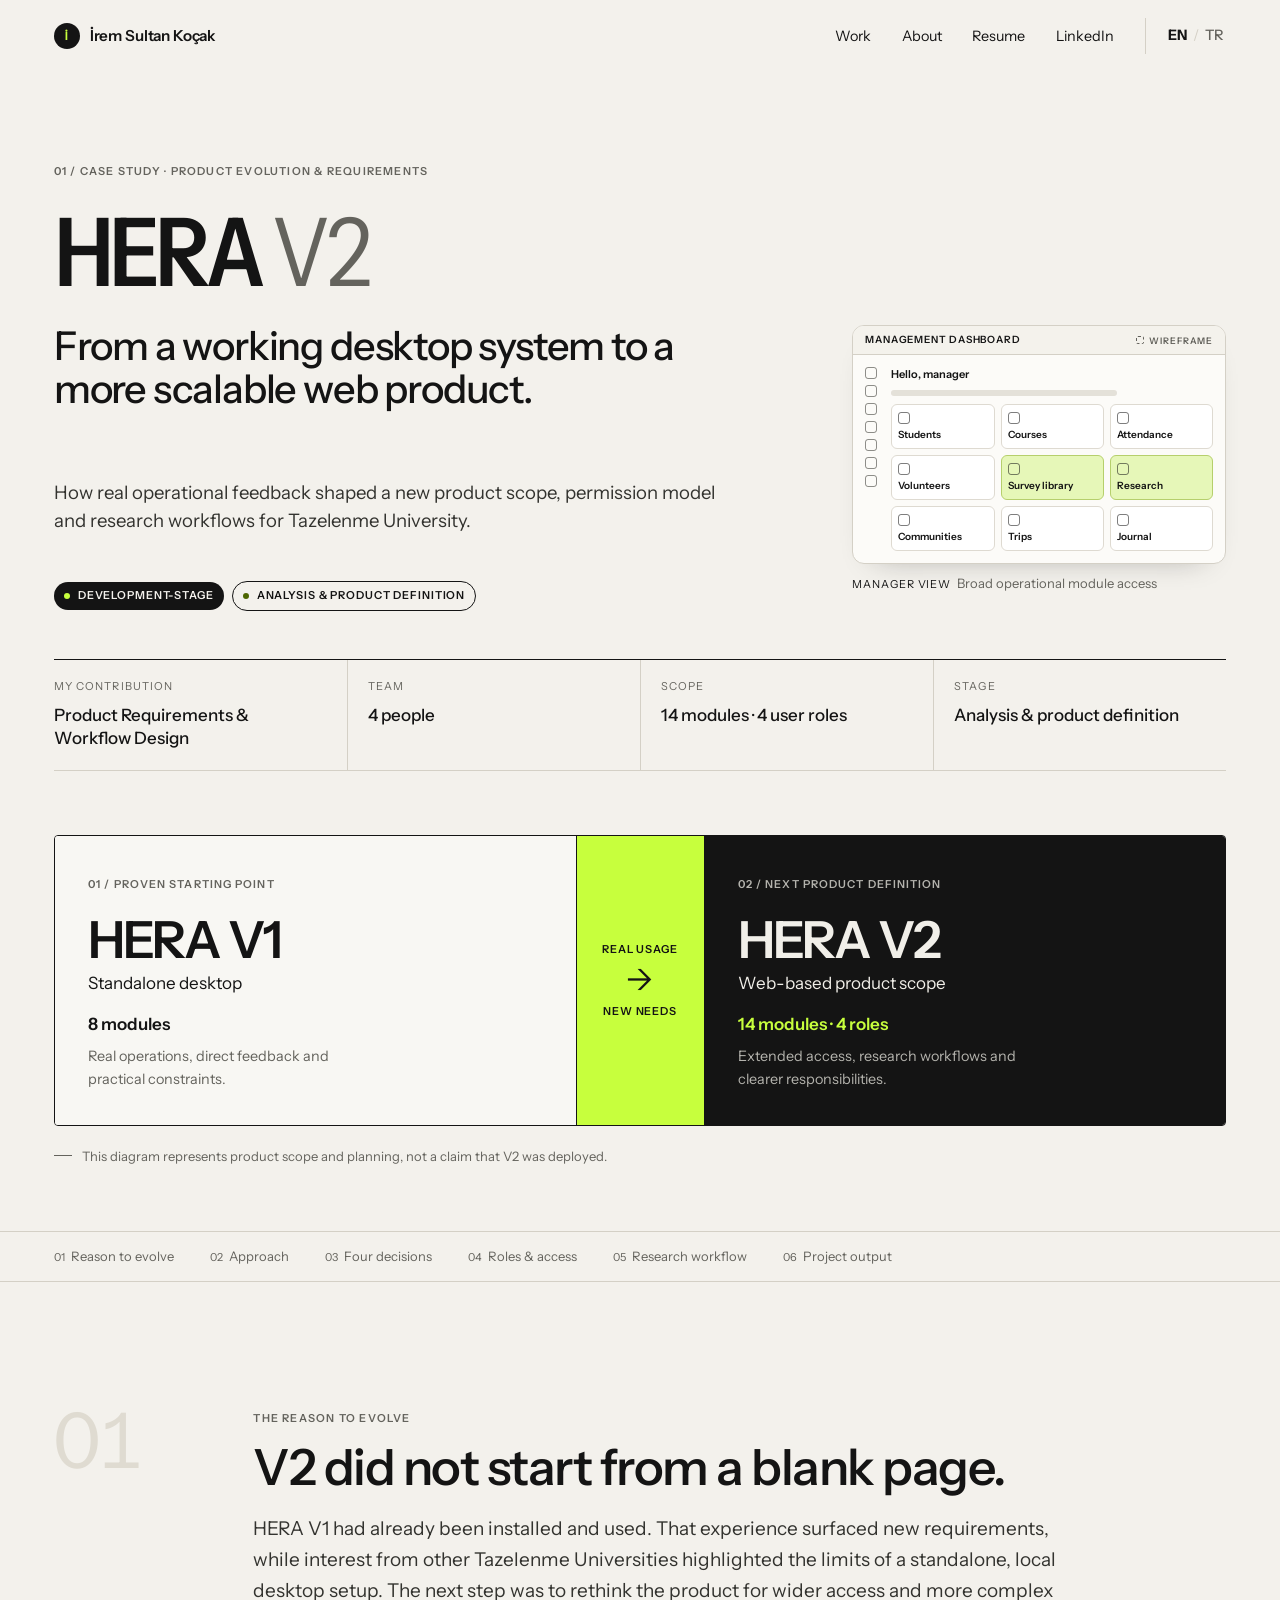
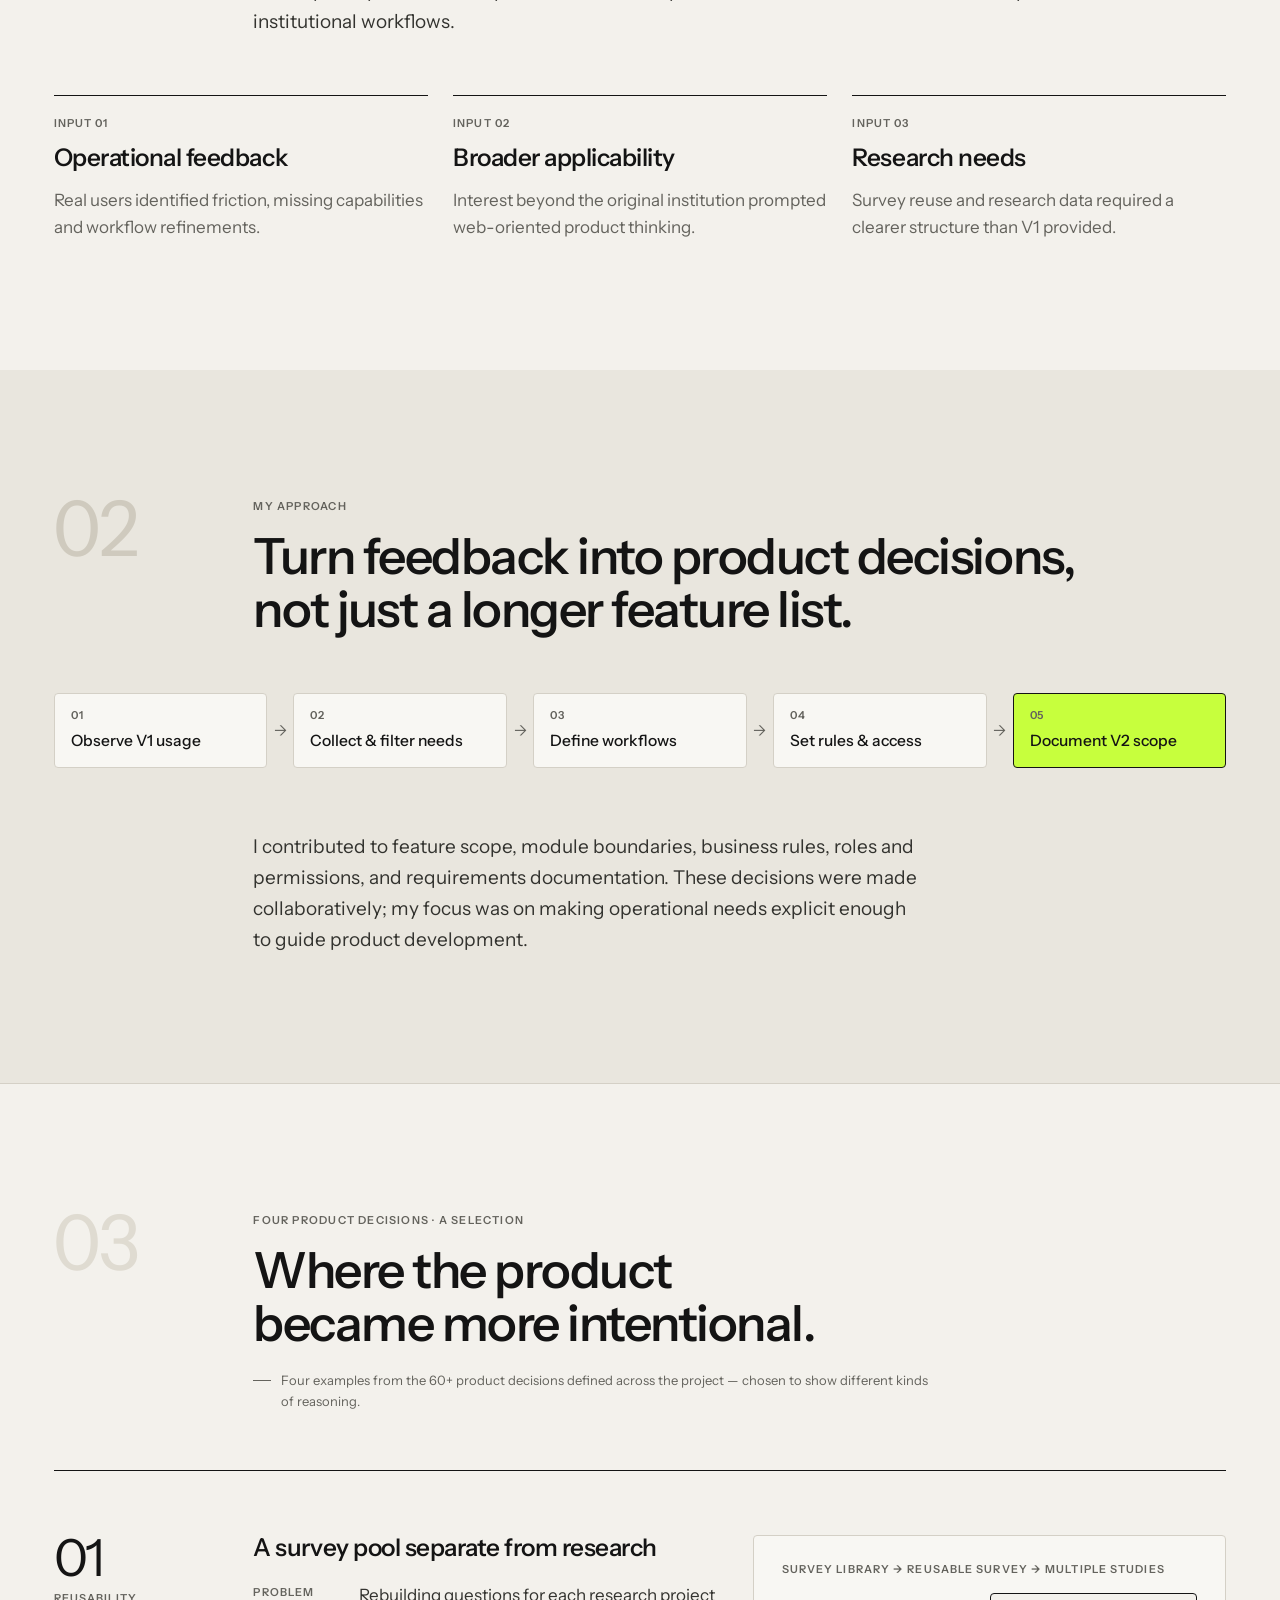
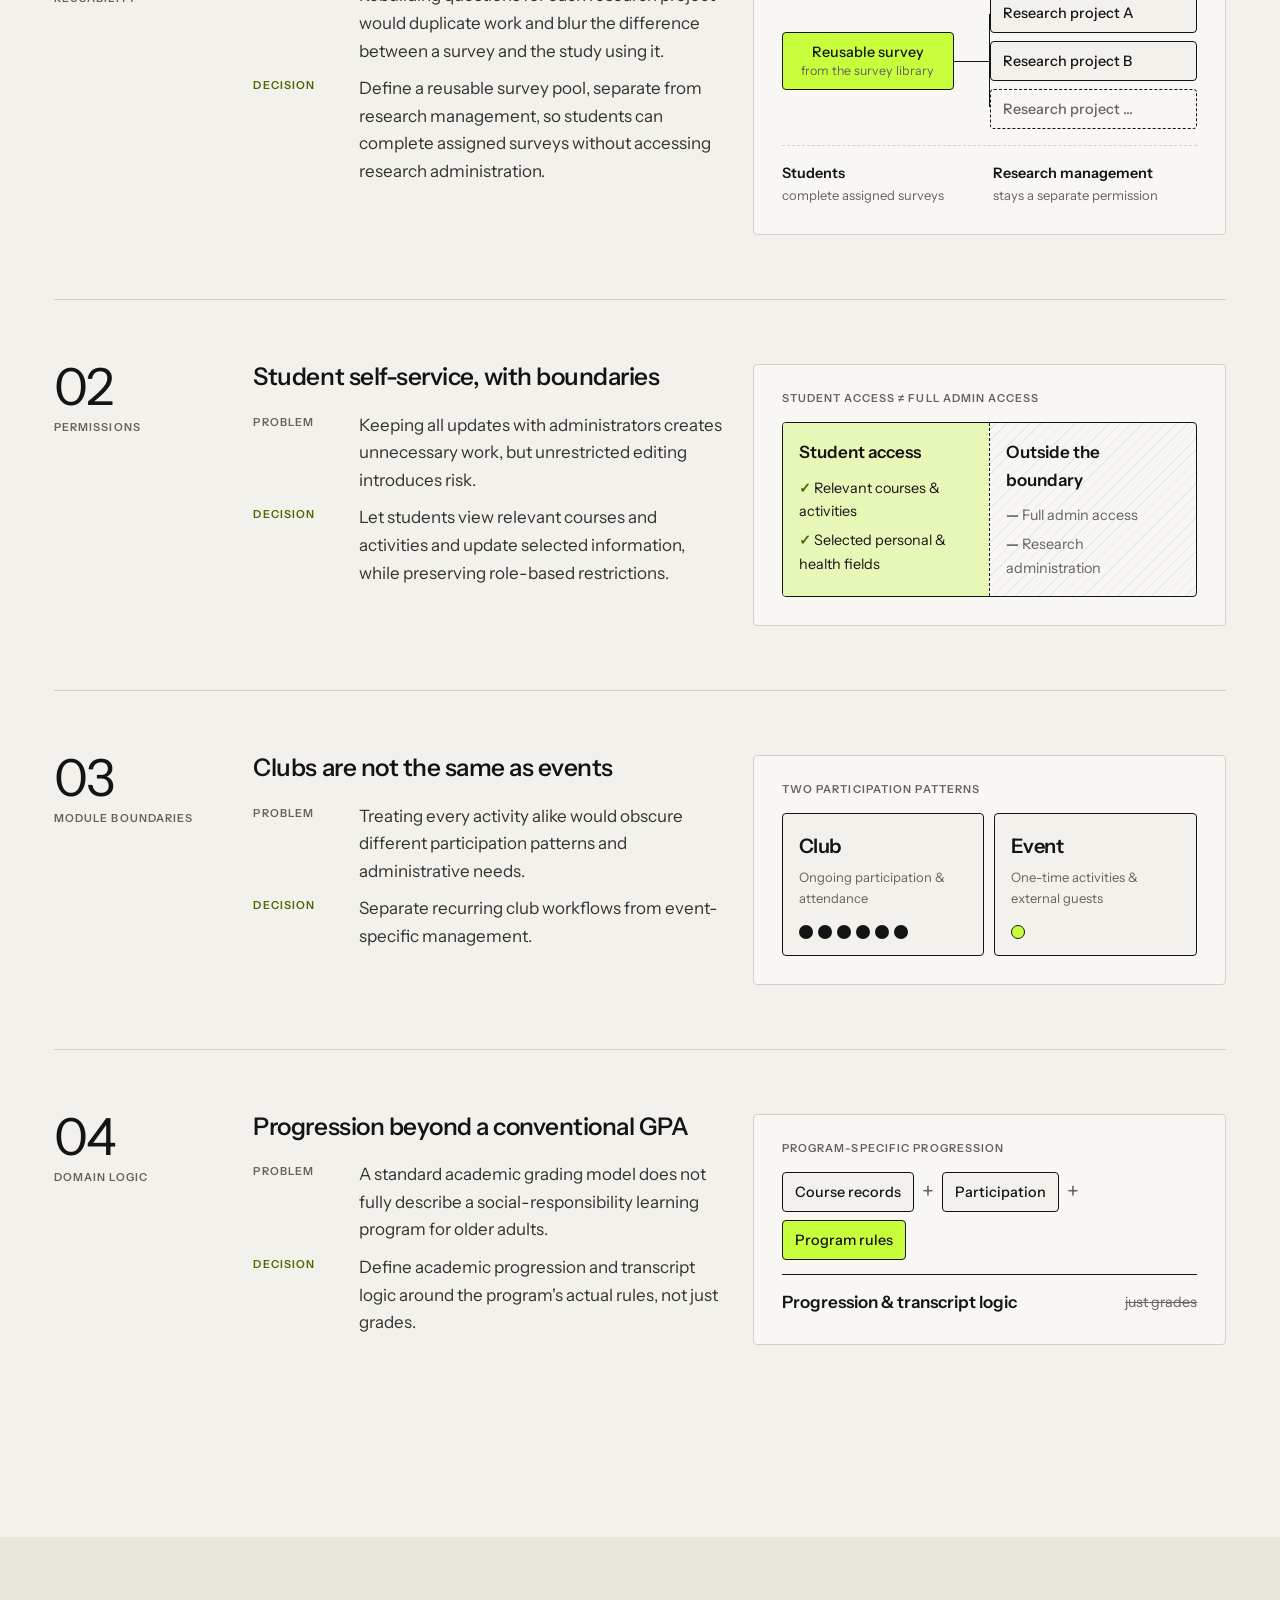
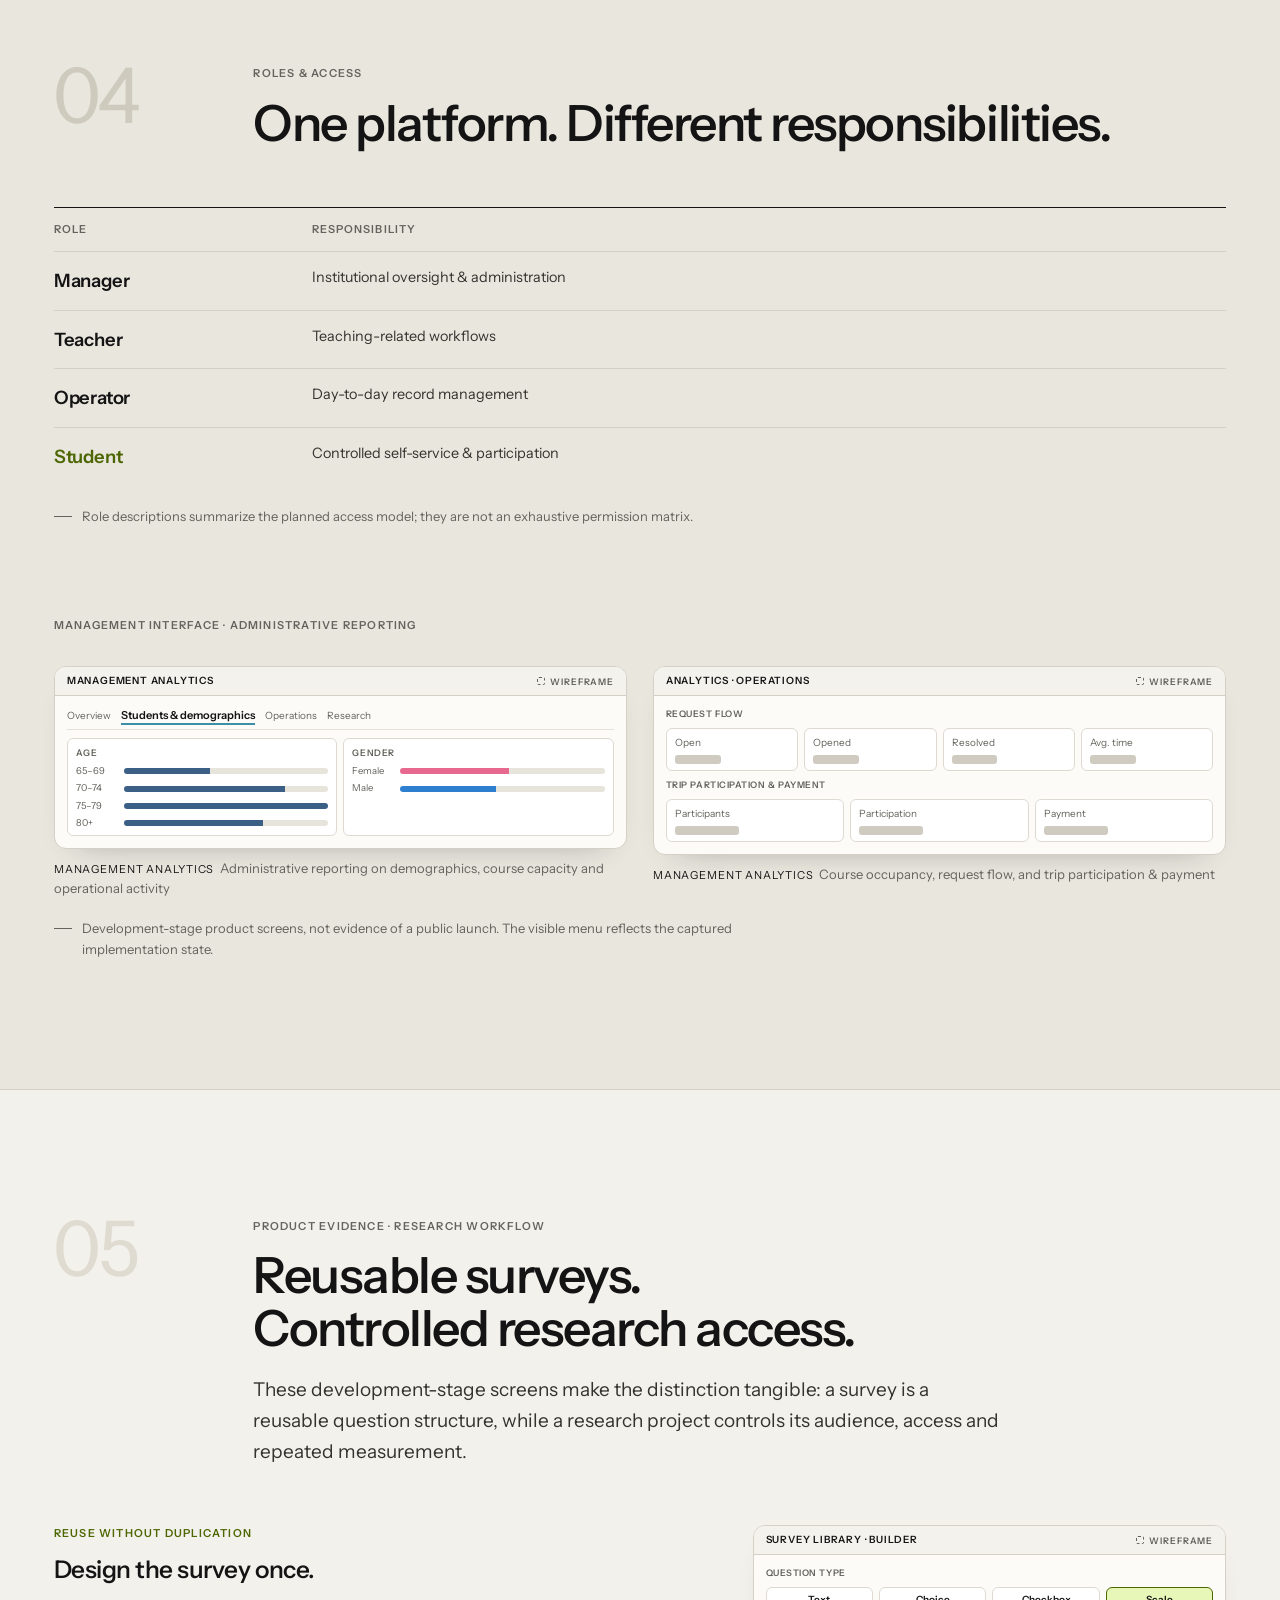
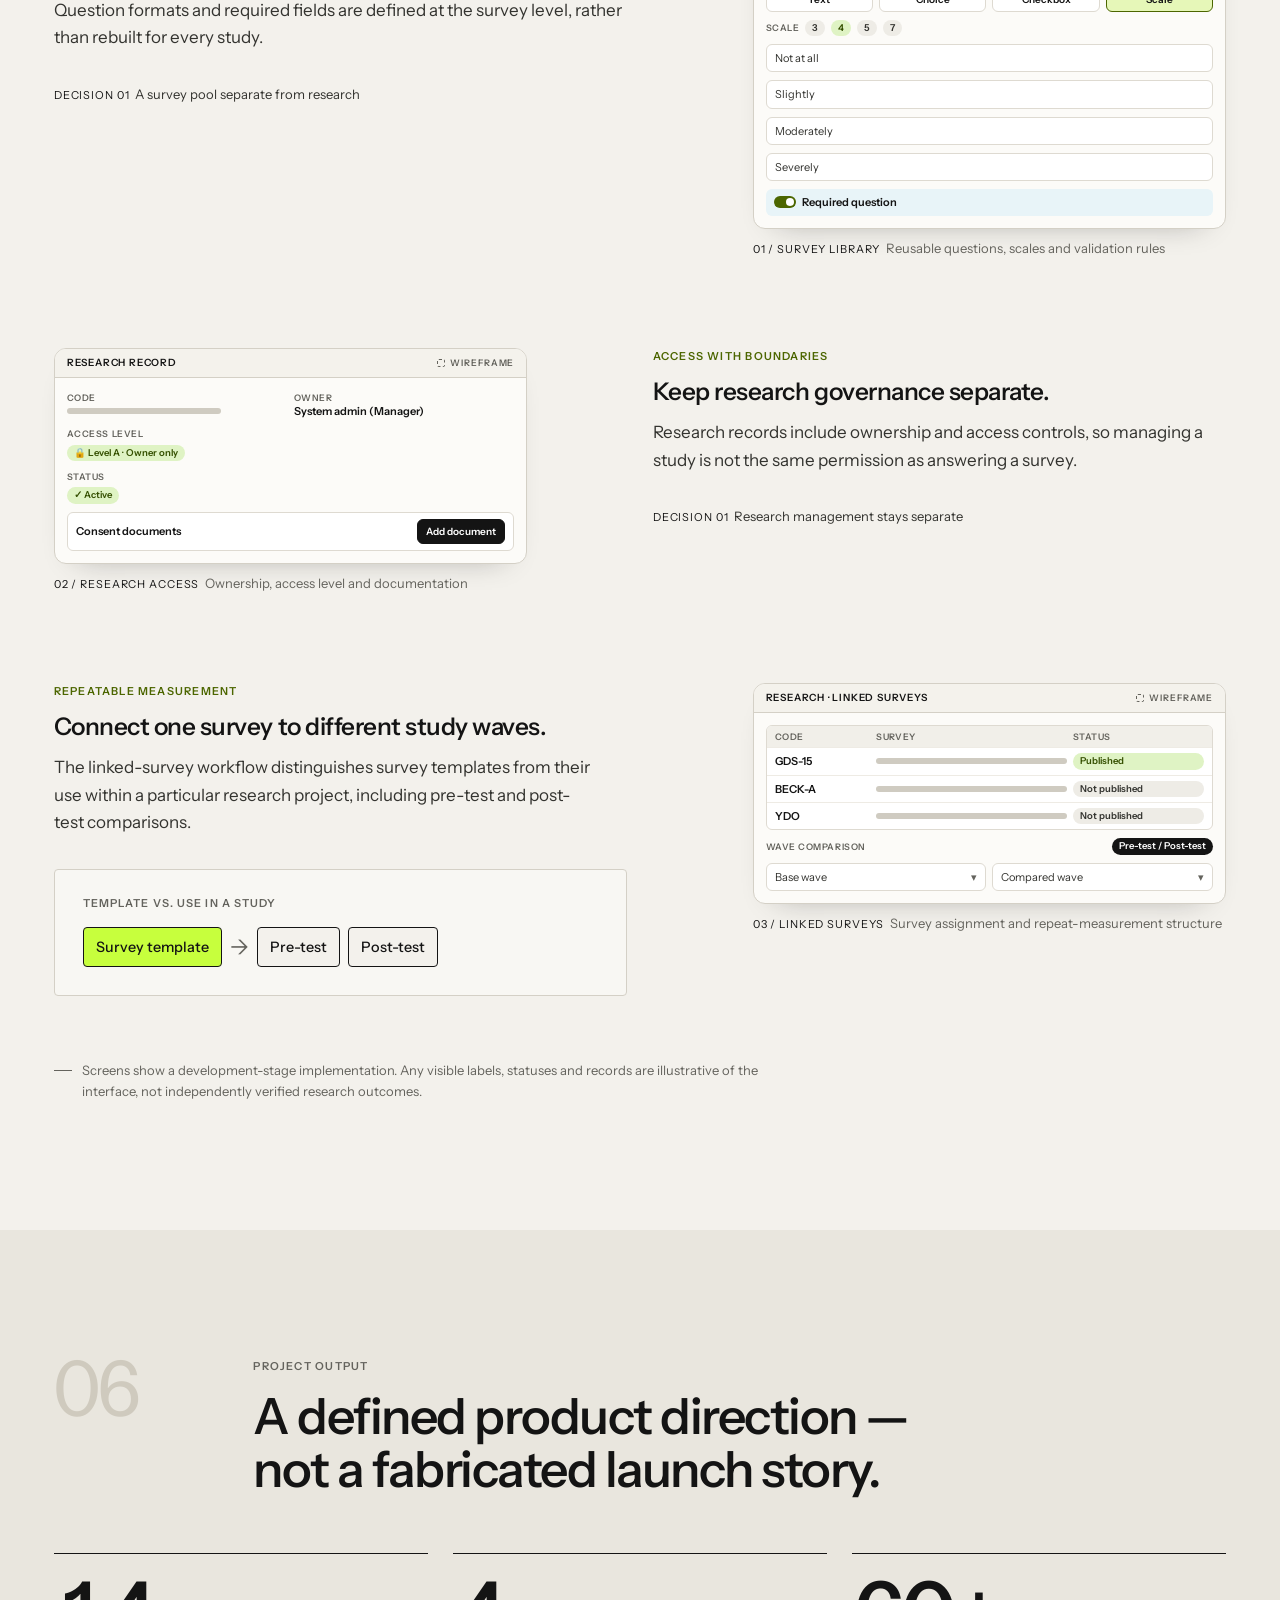
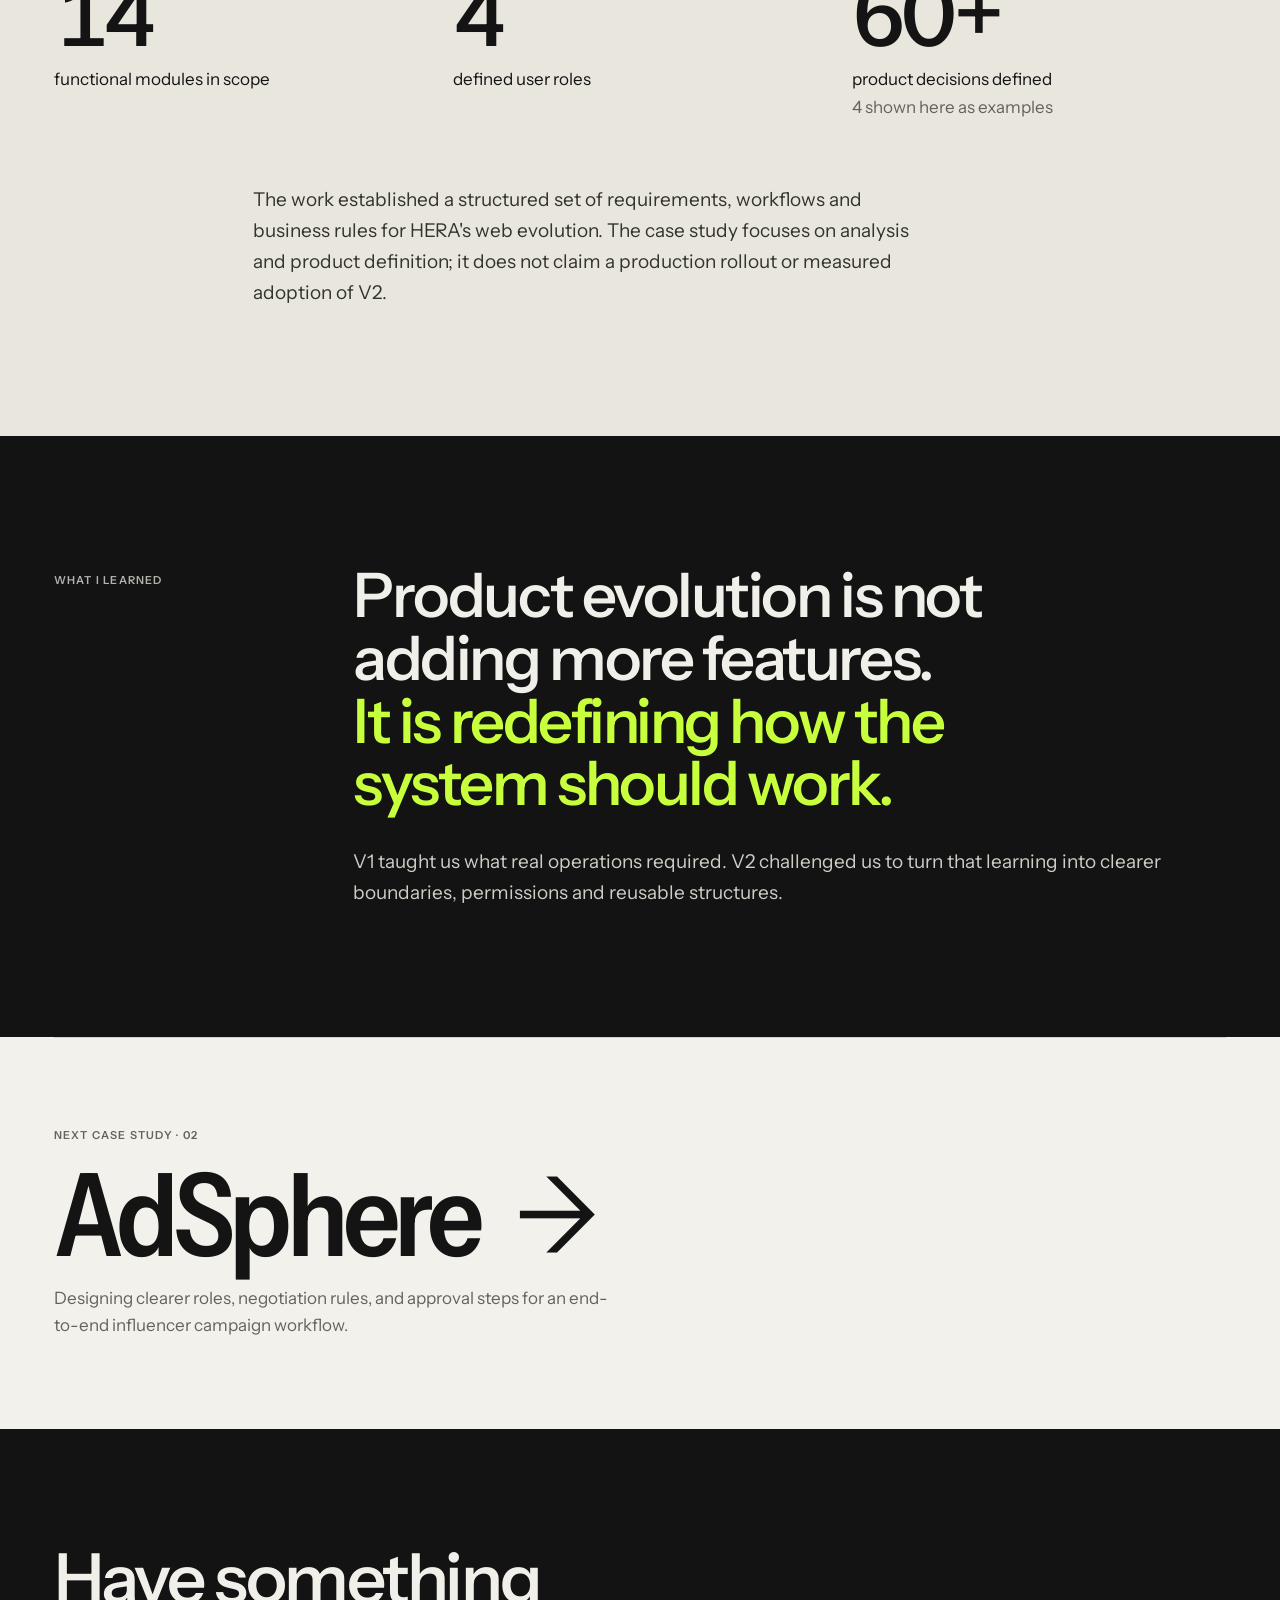
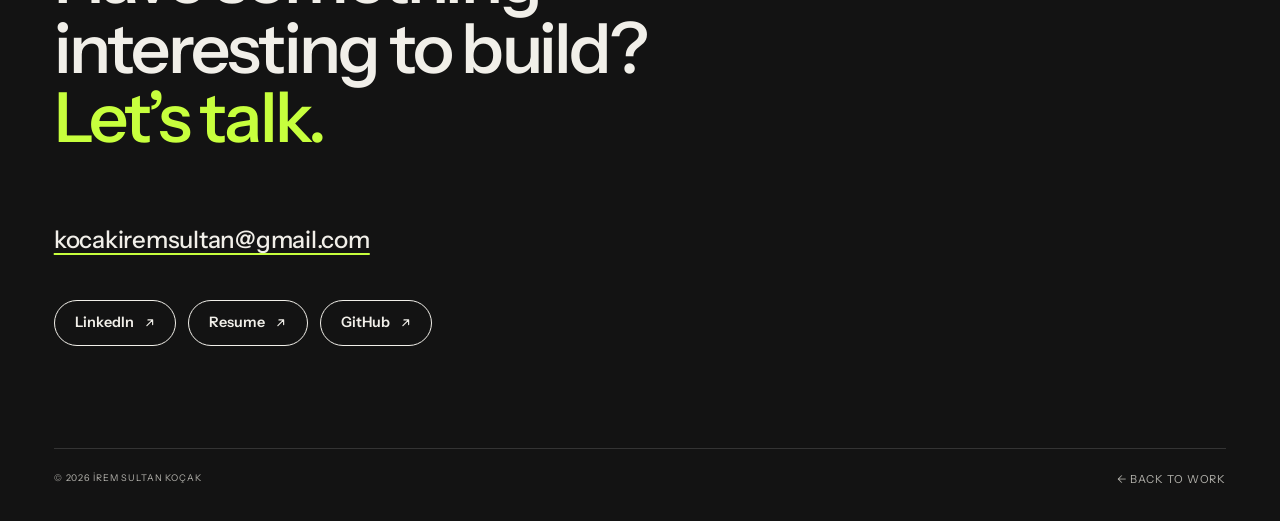
<file: hera-v2.html>
<!doctype html>
<html lang="en">
<head>
<meta charset="utf-8">
<meta name="viewport" content="width=device-width, initial-scale=1">
<title>HERA V2 — Case Study | İrem Sultan Koçak</title>
<meta name="description" content="HERA V2 product evolution case study: requirements, product decisions and workflows.">
<meta property="og:title" content="HERA V2 — Case Study | İrem Sultan Koçak">
<meta property="og:description" content="HERA V2 product evolution case study: requirements, product decisions and workflows.">
<meta property="og:type" content="article">
<meta property="og:url" content="https://iremsultankocak.github.io/hera-v2.html">
<meta property="og:site_name" content="İrem Sultan Koçak">
<meta property="og:locale" content="en_US">
<meta property="og:locale:alternate" content="tr_TR">
<meta property="og:image" content="https://iremsultankocak.github.io/assets/og-image.png">
<meta property="og:image:width" content="1200">
<meta property="og:image:height" content="630">
<meta property="og:image:alt" content="İrem Sultan Koçak — I turn complex workflows into clear product decisions.">
<meta name="twitter:card" content="summary_large_image">
<meta name="twitter:image" content="https://iremsultankocak.github.io/assets/og-image.png">
<meta name="theme-color" content="#f3f1ec">
<link rel="icon" href="data:image/svg+xml,%3Csvg xmlns='http://www.w3.org/2000/svg' viewBox='0 0 32 32'%3E%3Ccircle cx='16' cy='16' r='16' fill='%23141414'/%3E%3Ccircle cx='16' cy='16' r='6' fill='%23c7ff3d'/%3E%3C/svg%3E">
<link rel="preconnect" href="https://fonts.googleapis.com">
<link rel="preconnect" href="https://fonts.gstatic.com" crossorigin>
<link rel="stylesheet" href="https://fonts.googleapis.com/css2?family=Instrument+Sans:ital,wdth,wght@0,75..100,400..700;1,75..100,400..700&display=swap">
<link rel="alternate" hreflang="en" href="https://iremsultankocak.github.io/hera-v2.html">
<link rel="alternate" hreflang="tr" href="https://iremsultankocak.github.io/tr/hera-v2.html">
<link rel="alternate" hreflang="x-default" href="https://iremsultankocak.github.io/hera-v2.html">
<link rel="stylesheet" href="styles.css?v=20261012">
<script>document.documentElement.classList.add('js')</script>
<script src="main.js?v=20261012" defer></script>
</head>
<body>
<a class="skip-link" href="#main">Skip to content</a>
<header class="site-header">
  <div class="container">
    <a class="brand" href="index.html"><span class="brand-mark" aria-hidden="true">İ</span>İrem Sultan Koçak</a>
    <button class="nav-toggle" type="button" aria-expanded="false" aria-controls="site-nav"><span class="nav-toggle-bars" aria-hidden="true"></span>Menu</button>
    <nav id="site-nav" class="site-nav" aria-label="Primary">
      <ul class="nav-list">
        <li><a href="index.html#work">Work</a></li>
        <li><a href="about.html">About</a></li>
        <li><a class="ext" href="assets/resume.pdf" target="_blank" rel="noopener">Resume</a></li>
        <li><a class="ext" href="https://www.linkedin.com/in/irem-sultan-kocak" rel="noopener">LinkedIn</a></li>
        <li class="lang-switch"><a href="hera-v2.html" lang="en" hreflang="en" aria-current="true">EN</a><span aria-hidden="true">/</span><a href="tr/hera-v2.html" lang="tr" hreflang="tr">TR</a></li>
      </ul>
    </nav>
  </div>
</header>

<main id="main">
  <!-- Hero -->
  <section class="case-hero has-card container" aria-labelledby="case-title">
    <div class="grid">
      <p class="eyebrow reveal"><span>01 / Case study · Product evolution &amp; requirements</span></p>
      <h1 id="case-title" class="h1 case-title reveal reveal-d1">HERA <span class="v">V2</span></h1>
      <p class="case-sub reveal reveal-d2">From a working desktop system to a more scalable web product.</p>
      <p class="lead case-lede reveal reveal-d2">How real operational feedback shaped a new product scope, permission model and research workflows for Tazelenme University.</p>
      <div class="case-status reveal reveal-d3"><span class="status">Development-stage</span><span class="status status--outline">Analysis &amp; product definition</span></div>
      <figure class="wf-card case-card reveal reveal-d2" style="--wf-w:380px"><div class="wf" role="img" aria-label="Wireframe based on the real screen: Development-stage HERA V2 management dashboard"><div class="wf-top"><b>Management dashboard</b><span>Wireframe</span></div><div class="wf-body"><div class="wf-split" style="grid-template-columns:18px 1fr"><div style="display:grid;gap:6px;align-content:start"><i class="wf-ico"></i><i class="wf-ico"></i><i class="wf-ico"></i><i class="wf-ico"></i><i class="wf-ico"></i><i class="wf-ico"></i><i class="wf-ico"></i></div><div style="display:grid;gap:8px"><span class="wf-t">Hello, manager</span><span class="wf-ln" style="--w:70%"></span><div class="wf-grid" style="--c:3"><div class="wf-tile"><i></i>Students</div><div class="wf-tile"><i></i>Courses</div><div class="wf-tile"><i></i>Attendance</div><div class="wf-tile"><i></i>Volunteers</div><div class="wf-tile hl"><i></i>Survey library</div><div class="wf-tile hl"><i></i>Research</div><div class="wf-tile"><i></i>Communities</div><div class="wf-tile"><i></i>Trips</div><div class="wf-tile"><i></i>Journal</div></div></div></div></div></div><figcaption class="wf-cap"><p><span class="caption-label">Manager view</span>Broad operational module access</p></figcaption></figure>
      <dl class="meta-strip case-meta reveal">
        <div><dt>My contribution</dt><dd>Product Requirements &amp; Workflow Design</dd></div>
        <div><dt>Team</dt><dd>4 people</dd></div>
        <div><dt>Scope</dt><dd>14 modules · 4 user roles</dd></div>
        <div><dt>Stage</dt><dd>Analysis &amp; product definition</dd></div>
      </dl>
    </div>

    <div class="mt-l reveal">
      <div class="evolution" role="img" aria-label="HERA evolved from an eight-module standalone desktop system into a defined fourteen-module web product with four user roles">
        <div class="evo-from">
          <small>01 / Proven starting point</small>
          <strong>HERA V1</strong>
          <span>Standalone desktop</span>
          <span class="evo-scope">8 modules</span>
          <p>Real operations, direct feedback and practical constraints.</p>
        </div>
        <div class="evo-mid"><span>Real usage</span><b aria-hidden="true">→</b><span>New needs</span></div>
        <div class="evo-to">
          <small>02 / Next product definition</small>
          <strong>HERA V2</strong>
          <span>Web-based product scope</span>
          <span class="evo-scope">14 modules · 4 roles</span>
          <p>Extended access, research workflows and clearer responsibilities.</p>
        </div>
      </div>
      <p class="note">This diagram represents product scope and planning, not a claim that V2 was deployed.</p>
    </div>
  </section>

  <nav class="chapter-nav container" aria-label="Case study sections">
    <ol>
      <li><a href="#s1"><span>01</span>Reason to evolve</a></li>
      <li><a href="#s2"><span>02</span>Approach</a></li>
      <li><a href="#s3"><span>03</span>Four decisions</a></li>
      <li><a href="#s4"><span>04</span>Roles &amp; access</a></li>
      <li><a href="#s5"><span>05</span>Research workflow</a></li>
      <li><a href="#s6"><span>06</span>Project output</a></li>
    </ol>
  </nav>

  <!-- 01 -->
  <section id="s1" class="section container">
    <div class="grid section-head">
      <p class="section-no" aria-hidden="true">01</p>
      <div class="section-body">
        <p class="eyebrow">The reason to evolve</p>
        <h2 class="h2">V2 did not start from a blank page.</h2>
        <p class="prose prose--lg">HERA V1 had already been installed and used. That experience surfaced new requirements, while interest from other Tazelenme Universities highlighted the limits of a standalone, local desktop setup. The next step was to rethink the product for wider access and more complex institutional workflows.</p>
      </div>
    </div>
    <div class="cols reveal" style="--cols:3">
      <div class="panel"><span class="panel-label">Input 01</span><h3 class="h3">Operational feedback</h3><p class="muted mt-s">Real users identified friction, missing capabilities and workflow refinements.</p></div>
      <div class="panel"><span class="panel-label">Input 02</span><h3 class="h3">Broader applicability</h3><p class="muted mt-s">Interest beyond the original institution prompted web-oriented product thinking.</p></div>
      <div class="panel"><span class="panel-label">Input 03</span><h3 class="h3">Research needs</h3><p class="muted mt-s">Survey reuse and research data required a clearer structure than V1 provided.</p></div>
    </div>
  </section>

  <!-- 02 -->
  <section id="s2" class="section band">
    <div class="container">
      <div class="grid section-head">
        <p class="section-no" aria-hidden="true">02</p>
        <div class="section-body">
          <p class="eyebrow">My approach</p>
          <h2 class="h2">Turn feedback into product decisions, not just a longer feature list.</h2>
        </div>
      </div>
      <ol class="flow flow--numbered reveal" aria-label="Approach">
        <li>Observe V1 usage</li>
        <li>Collect &amp; filter needs</li>
        <li>Define workflows</li>
        <li>Set rules &amp; access</li>
        <li class="is-key">Document V2 scope</li>
      </ol>
      <div class="grid mt-l"><p class="prose prose--lg reading">I contributed to feature scope, module boundaries, business rules, roles and permissions, and requirements documentation. These decisions were made collaboratively; my focus was on making operational needs explicit enough to guide product development.</p></div>
    </div>
  </section>

  <!-- 03 -->
  <section id="s3" class="section container">
    <div class="grid section-head">
      <p class="section-no" aria-hidden="true">03</p>
      <div class="section-body">
        <p class="eyebrow">Four product decisions · a selection</p>
        <h2 class="h2">Where the product became more intentional.</h2>
        <p class="note">Four examples from the 60+ product decisions defined across the project — chosen to show different kinds of reasoning.</p>
      </div>
    </div>

    <article class="decision">
      <p class="decision-index"><b>01</b>Reusability</p>
      <div class="decision-main">
        <h3 class="h3">A survey pool separate from research</h3>
        <dl class="pd">
          <dt>Problem</dt><dd>Rebuilding questions for each research project would duplicate work and blur the difference between a survey and the study using it.</dd>
          <dt class="is-decision">Decision</dt><dd>Define a reusable survey pool, separate from research management, so students can complete assigned surveys without accessing research administration.</dd>
        </dl>
      </div>
      <div class="decision-visual reveal">
        <div class="dgm" role="img" aria-label="Survey library, reusable survey, multiple studies: one reusable survey is linked to several research projects">
          <span class="dgm-title">Survey library → reusable survey → multiple studies</span>
          <div class="pool">
            <div class="pool-left"><span class="node node--lime">Reusable survey<small>from the survey library</small></span></div>
            <div class="pool-link" aria-hidden="true"></div>
            <div class="pool-right"><span class="node">Research project A</span><span class="node">Research project B</span><span class="node node--ghost">Research project …</span></div>
          </div>
          <div class="pool-foot"><span><b>Students</b>complete assigned surveys</span><span><b>Research management</b>stays a separate permission</span></div>
        </div>
      </div>
    </article>

    <article class="decision">
      <p class="decision-index"><b>02</b>Permissions</p>
      <div class="decision-main">
        <h3 class="h3">Student self-service, with boundaries</h3>
        <dl class="pd">
          <dt>Problem</dt><dd>Keeping all updates with administrators creates unnecessary work, but unrestricted editing introduces risk.</dd>
          <dt class="is-decision">Decision</dt><dd>Let students view relevant courses and activities and update selected information, while preserving role-based restrictions.</dd>
        </dl>
      </div>
      <div class="decision-visual reveal">
        <div class="dgm" role="img" aria-label="Student access covers selected personal and health fields, which is not the same as full admin access">
          <span class="dgm-title">Student access ≠ full admin access</span>
          <div class="boundary">
            <div class="b-in"><b>Student access</b><ul><li>Relevant courses &amp; activities</li><li>Selected personal &amp; health fields</li></ul></div>
            <div class="b-out"><b>Outside the boundary</b><ul><li>Full admin access</li><li>Research administration</li></ul></div>
          </div>
        </div>
      </div>
    </article>

    <article class="decision">
      <p class="decision-index"><b>03</b>Module boundaries</p>
      <div class="decision-main">
        <h3 class="h3">Clubs are not the same as events</h3>
        <dl class="pd">
          <dt>Problem</dt><dd>Treating every activity alike would obscure different participation patterns and administrative needs.</dd>
          <dt class="is-decision">Decision</dt><dd>Separate recurring club workflows from event-specific management.</dd>
        </dl>
      </div>
      <div class="decision-visual reveal">
        <div class="dgm" role="img" aria-label="Club: ongoing participation and attendance. Event: one-time activities and external guests.">
          <span class="dgm-title">Two participation patterns</span>
          <div class="vs">
            <div><b>Club</b><small>Ongoing participation &amp; attendance</small><span class="vs-pattern" aria-hidden="true"><i></i><i></i><i></i><i></i><i></i><i></i></span></div>
            <div><b>Event</b><small>One-time activities &amp; external guests</small><span class="vs-pattern is-once" aria-hidden="true"><i></i></span></div>
          </div>
        </div>
      </div>
    </article>

    <article class="decision">
      <p class="decision-index"><b>04</b>Domain logic</p>
      <div class="decision-main">
        <h3 class="h3">Progression beyond a conventional GPA</h3>
        <dl class="pd">
          <dt>Problem</dt><dd>A standard academic grading model does not fully describe a social-responsibility learning program for older adults.</dd>
          <dt class="is-decision">Decision</dt><dd>Define academic progression and transcript logic around the program's actual rules, not just grades.</dd>
        </dl>
      </div>
      <div class="decision-visual reveal">
        <div class="dgm" role="img" aria-label="Course records plus participation plus program rules define progression and transcript logic, not grades alone">
          <span class="dgm-title">Program-specific progression</span>
          <div class="formula"><span class="node">Course records</span><span class="op" aria-hidden="true">+</span><span class="node">Participation</span><span class="op" aria-hidden="true">+</span><span class="node node--lime">Program rules</span></div>
          <div class="formula-out"><b>Progression &amp; transcript logic</b><span class="crossed">just grades</span></div>
        </div>
      </div>
    </article>
  </section>

  <!-- 04 -->
  <section id="s4" class="section band">
    <div class="container">
      <div class="grid section-head">
        <p class="section-no" aria-hidden="true">04</p>
        <div class="section-body">
          <p class="eyebrow">Roles &amp; access</p>
          <h2 class="h2">One platform. Different responsibilities.</h2>
        </div>
      </div>
      <div class="grid">
        <div class="span-full reveal" style="overflow-x:auto">
          <table class="role-table">
            <caption class="sr-only">HERA V2 user roles</caption>
            <thead><tr><th scope="col">Role</th><th scope="col">Responsibility</th></tr></thead>
            <tbody>
              <tr><th scope="row">Manager</th><td>Institutional oversight &amp; administration</td></tr>
              <tr><th scope="row">Teacher</th><td>Teaching-related workflows</td></tr>
              <tr><th scope="row">Operator</th><td>Day-to-day record management</td></tr>
              <tr class="is-student"><th scope="row">Student</th><td>Controlled self-service &amp; participation</td></tr>
            </tbody>
          </table>
          <p class="note">Role descriptions summarize the planned access model; they are not an exhaustive permission matrix.</p>
        </div>
      </div>

      <div class="mt-xl">
        <p class="eyebrow mb-m">Management interface · administrative reporting</p>
        <div class="wf-row-cards">
          <figure class="wf-card  reveal" style="--wf-w:340px"><div class="wf" role="img" aria-label="Wireframe based on the real screen: HERA V2 management analytics, student and demographics tab"><div class="wf-top"><b>Management analytics</b><span>Wireframe</span></div><div class="wf-body"><div class="wf-row" style="gap:10px;border-bottom:1px solid #e4e1d9;padding-bottom:6px"><span class="wf-m">Overview</span><span class="wf-t" style="box-shadow:0 2px 0 #3c8fa8">Students &amp; demographics</span><span class="wf-m">Operations</span><span class="wf-m">Research</span></div><div class="wf-grid" style="--c:2"><div class="wf-box"><span class="wf-k">Age</span><div class="wf-bars" style="margin-top:6px"><div>65–69<i style="--v:42%"></i></div><div>70–74<i style="--v:79%"></i></div><div>75–79<i style="--v:100%"></i></div><div>80+<i style="--v:68%"></i></div></div></div><div class="wf-box"><span class="wf-k">Gender</span><div class="wf-bars" style="margin-top:6px"><div>Female<i style="--v:53%;--bc:#e8698f"></i></div><div>Male<i style="--v:47%;--bc:#2f7fd1"></i></div></div></div></div></div></div><figcaption class="wf-cap"><p><span class="caption-label">Management analytics</span>Administrative reporting on demographics, course capacity and operational activity</p></figcaption></figure>
          <figure class="wf-card  reveal" style="--wf-w:320px"><div class="wf" role="img" aria-label="Wireframe based on the real screen: HERA V2 management analytics, operations view"><div class="wf-top"><b>Analytics · operations</b><span>Wireframe</span></div><div class="wf-body"><span class="wf-k">Request flow</span><div class="wf-grid" style="--c:4"><div class="wf-box"><span class="wf-m">Open</span><span class="wf-ln dk" style="--w:40%;margin-top:6px;height:9px"></span></div><div class="wf-box"><span class="wf-m">Opened</span><span class="wf-ln dk" style="--w:40%;margin-top:6px;height:9px"></span></div><div class="wf-box"><span class="wf-m">Resolved</span><span class="wf-ln dk" style="--w:40%;margin-top:6px;height:9px"></span></div><div class="wf-box"><span class="wf-m">Avg. time</span><span class="wf-ln dk" style="--w:40%;margin-top:6px;height:9px"></span></div></div><span class="wf-k">Trip participation &amp; payment</span><div class="wf-grid" style="--c:3"><div class="wf-box"><span class="wf-m">Participants</span><span class="wf-ln dk" style="--w:40%;margin-top:6px;height:9px"></span></div><div class="wf-box"><span class="wf-m">Participation</span><span class="wf-ln dk" style="--w:40%;margin-top:6px;height:9px"></span></div><div class="wf-box"><span class="wf-m">Payment</span><span class="wf-ln dk" style="--w:40%;margin-top:6px;height:9px"></span></div></div></div></div><figcaption class="wf-cap"><p><span class="caption-label">Management analytics</span>Course occupancy, request flow, and trip participation &amp; payment</p></figcaption></figure>
        </div>
        <p class="note">Development-stage product screens, not evidence of a public launch. The visible menu reflects the captured implementation state.</p>
      </div>
    </div>
  </section>

  <!-- 05 -->
  <section id="s5" class="section container">
    <div class="grid section-head">
      <p class="section-no" aria-hidden="true">05</p>
      <div class="section-body">
        <p class="eyebrow">Product evidence · Research workflow</p>
        <h2 class="h2">Reusable surveys. Controlled research access.</h2>
        <p class="prose prose--lg">These development-stage screens make the distinction tangible: a survey is a reusable question structure, while a research project controls its audience, access and repeated measurement.</p>
      </div>
    </div>

    <div class="pair pair--narrow">
      <div class="p-text reveal">
        <p class="eyebrow">Reuse without duplication</p>
        <h3 class="h3">Design the survey once.</h3>
        <p>Question formats and required fields are defined at the survey level, rather than rebuilt for every study.</p>
        <p class="caption mt-m"><span class="caption-label">Decision 01</span>A survey pool separate from research</p>
      </div>
      <figure class="wf-card p-media reveal" style="--wf-w:300px"><div class="wf" role="img" aria-label="Wireframe based on the real screen: HERA V2 survey editor with question types, a four-point scale and required-question setting"><div class="wf-top"><b>Survey library · builder</b><span>Wireframe</span></div><div class="wf-body"><span class="wf-k">Question type</span><div class="wf-grid" style="--c:4"><span class="wf-btn">Text</span><span class="wf-btn">Choice</span><span class="wf-btn">Checkbox</span><span class="wf-btn on">Scale</span></div><div class="wf-row"><span class="wf-k">Scale</span><span class="wf-pill">3</span><span class="wf-pill ok">4</span><span class="wf-pill">5</span><span class="wf-pill">7</span></div><div class="wf-box">Not at all</div><div class="wf-box">Slightly</div><div class="wf-box">Moderately</div><div class="wf-box">Severely</div><div class="wf-row" style="background:#e8f4f8;border-radius:6px;padding:6px 8px"><span class="wf-toggle"></span><span class="wf-t">Required question</span></div></div></div><figcaption class="wf-cap"><p><span class="caption-label">01 / Survey library</span>Reusable questions, scales and validation rules</p></figcaption></figure>
    </div>

    <div class="pair pair--flip pair--narrow">
      <div class="p-text reveal">
        <p class="eyebrow">Access with boundaries</p>
        <h3 class="h3">Keep research governance separate.</h3>
        <p>Research records include ownership and access controls, so managing a study is not the same permission as answering a survey.</p>
        <p class="caption mt-m"><span class="caption-label">Decision 01</span>Research management stays separate</p>
      </div>
      <figure class="wf-card p-media reveal" style="--wf-w:300px"><div class="wf" role="img" aria-label="Wireframe based on the real screen: HERA V2 research metadata with owner, access level and consent documents"><div class="wf-top"><b>Research record</b><span>Wireframe</span></div><div class="wf-body"><div class="wf-grid" style="--c:2"><div><span class="wf-k">Code</span><br><span class="wf-ln dk" style="--w:70%;margin-top:4px"></span></div><div><span class="wf-k">Owner</span><br><span class="wf-t">System admin (Manager)</span></div></div><div><span class="wf-k">Access level</span><br><span class="wf-pill ok" style="margin-top:4px">🔒 Level A · Owner only</span></div><div><span class="wf-k">Status</span><br><span class="wf-pill ok" style="margin-top:4px">✓ Active</span></div><div class="wf-box wf-row sb"><span class="wf-t">Consent documents</span><span class="wf-btn ink">Add document</span></div></div></div><figcaption class="wf-cap"><p><span class="caption-label">02 / Research access</span>Ownership, access level and documentation</p></figcaption></figure>
    </div>

    <div class="pair pair--narrow">
      <div class="p-text reveal">
        <p class="eyebrow">Repeatable measurement</p>
        <h3 class="h3">Connect one survey to different study waves.</h3>
        <p>The linked-survey workflow distinguishes survey templates from their use within a particular research project, including pre-test and post-test comparisons.</p>
        <div class="dgm mt-m" role="img" aria-label="One survey template, used as a pre-test wave and a post-test wave within one research project">
          <span class="dgm-title">Template vs. use in a study</span>
          <div class="formula"><span class="node node--lime">Survey template</span><span class="op" aria-hidden="true">→</span><span class="node">Pre-test</span><span class="node">Post-test</span></div>
        </div>
      </div>
      <figure class="wf-card p-media reveal" style="--wf-w:320px"><div class="wf" role="img" aria-label="Wireframe based on the real screen: HERA V2 research interface with linked surveys and pre-test/post-test wave comparison"><div class="wf-top"><b>Research · linked surveys</b><span>Wireframe</span></div><div class="wf-body"><div class="wf-table" style="--cols:.8fr 1.6fr 1.1fr"><div><span>Code</span><span>Survey</span><span>Status</span></div><div><span class="wf-t">GDS-15</span><span class="wf-ln dk"></span><span class="wf-pill ok">Published</span></div><div><span class="wf-t">BECK-A</span><span class="wf-ln dk"></span><span class="wf-pill">Not published</span></div><div><span class="wf-t">YDO</span><span class="wf-ln dk"></span><span class="wf-pill">Not published</span></div></div><div class="wf-row sb"><span class="wf-k">Wave comparison</span><span class="wf-pill ink">Pre-test / Post-test</span></div><div class="wf-grid" style="--c:2"><div class="wf-box sel">Base wave</div><div class="wf-box sel">Compared wave</div></div></div></div><figcaption class="wf-cap"><p><span class="caption-label">03 / Linked surveys</span>Survey assignment and repeat-measurement structure</p></figcaption></figure>
    </div>
    <p class="note mt-l">Screens show a development-stage implementation. Any visible labels, statuses and records are illustrative of the interface, not independently verified research outcomes.</p>
  </section>

  <!-- 06 -->
  <section id="s6" class="section band">
    <div class="container">
      <div class="grid section-head">
        <p class="section-no" aria-hidden="true">06</p>
        <div class="section-body">
          <p class="eyebrow">Project output</p>
          <h2 class="h2">A defined product direction — not a fabricated launch story.</h2>
        </div>
      </div>
      <div class="cols reveal" style="--cols:3">
        <div class="panel"><span class="stat">14</span>functional modules in scope</div>
        <div class="panel"><span class="stat">4</span>defined user roles</div>
        <div class="panel"><span class="stat">60+</span>product decisions defined<br><span class="muted">4 shown here as examples</span></div>
      </div>
      <div class="grid mt-l"><p class="prose prose--lg reading">The work established a structured set of requirements, workflows and business rules for HERA's web evolution. The case study focuses on analysis and product definition; it does not claim a production rollout or measured adoption of V2.</p></div>
    </div>
  </section>

  <!-- Learning -->
  <section class="reflection band--dark on-dark" aria-labelledby="learn-title">
    <div class="container">
      <div class="grid">
        <p class="eyebrow">What I learned</p>
        <div class="reflection-body reveal">
          <h2 id="learn-title">Product evolution is not adding more features. <em>It is redefining how the system should work.</em></h2>
          <p class="prose prose--lg">V1 taught us what real operations required. V2 challenged us to turn that learning into clearer boundaries, permissions and reusable structures.</p>
        </div>
      </div>
    </div>
  </section>

  <div class="container">
    <a class="next-project" href="adsphere.html">
      <p class="eyebrow">Next case study · 02</p>
      <span class="np-title">AdSphere <span class="np-arrow" aria-hidden="true">→</span></span>
      <span class="np-sub">Designing clearer roles, negotiation rules, and approval steps for an end-to-end influencer campaign workflow.</span>
    </a>
  </div>
</main>

<footer class="site-footer on-dark">
  <div class="container">
    <p class="footer-cta">Have something interesting to build? <em>Let’s talk.</em></p>
    <p class="footer-mail"><a href="mailto:kocakiremsultan@gmail.com">kocakiremsultan@gmail.com</a></p>
    <div class="footer-links">
      <a class="btn" href="https://www.linkedin.com/in/irem-sultan-kocak" rel="noopener">LinkedIn <svg class="i-ne" aria-hidden="true" width="0.8em" height="0.8em" viewBox="0 0 16 16" fill="none" stroke="currentColor" stroke-width="1.6" stroke-linecap="round" stroke-linejoin="round"><path d="M4 12 12 4M5.5 4H12v6.5"/></svg></a>
      <a class="btn" href="assets/resume.pdf" target="_blank" rel="noopener">Resume <svg class="i-ne" aria-hidden="true" width="0.8em" height="0.8em" viewBox="0 0 16 16" fill="none" stroke="currentColor" stroke-width="1.6" stroke-linecap="round" stroke-linejoin="round"><path d="M4 12 12 4M5.5 4H12v6.5"/></svg></a>
      <a class="btn" href="https://github.com/iremsultankocak" rel="noopener">GitHub <svg class="i-ne" aria-hidden="true" width="0.8em" height="0.8em" viewBox="0 0 16 16" fill="none" stroke="currentColor" stroke-width="1.6" stroke-linecap="round" stroke-linejoin="round"><path d="M4 12 12 4M5.5 4H12v6.5"/></svg></a>
    </div>
    <div class="footer-meta"><small>© 2026 İrem Sultan Koçak</small><a href="index.html#work">← Back to work</a></div>
  </div>
</footer>
</body>
</html>
</file>
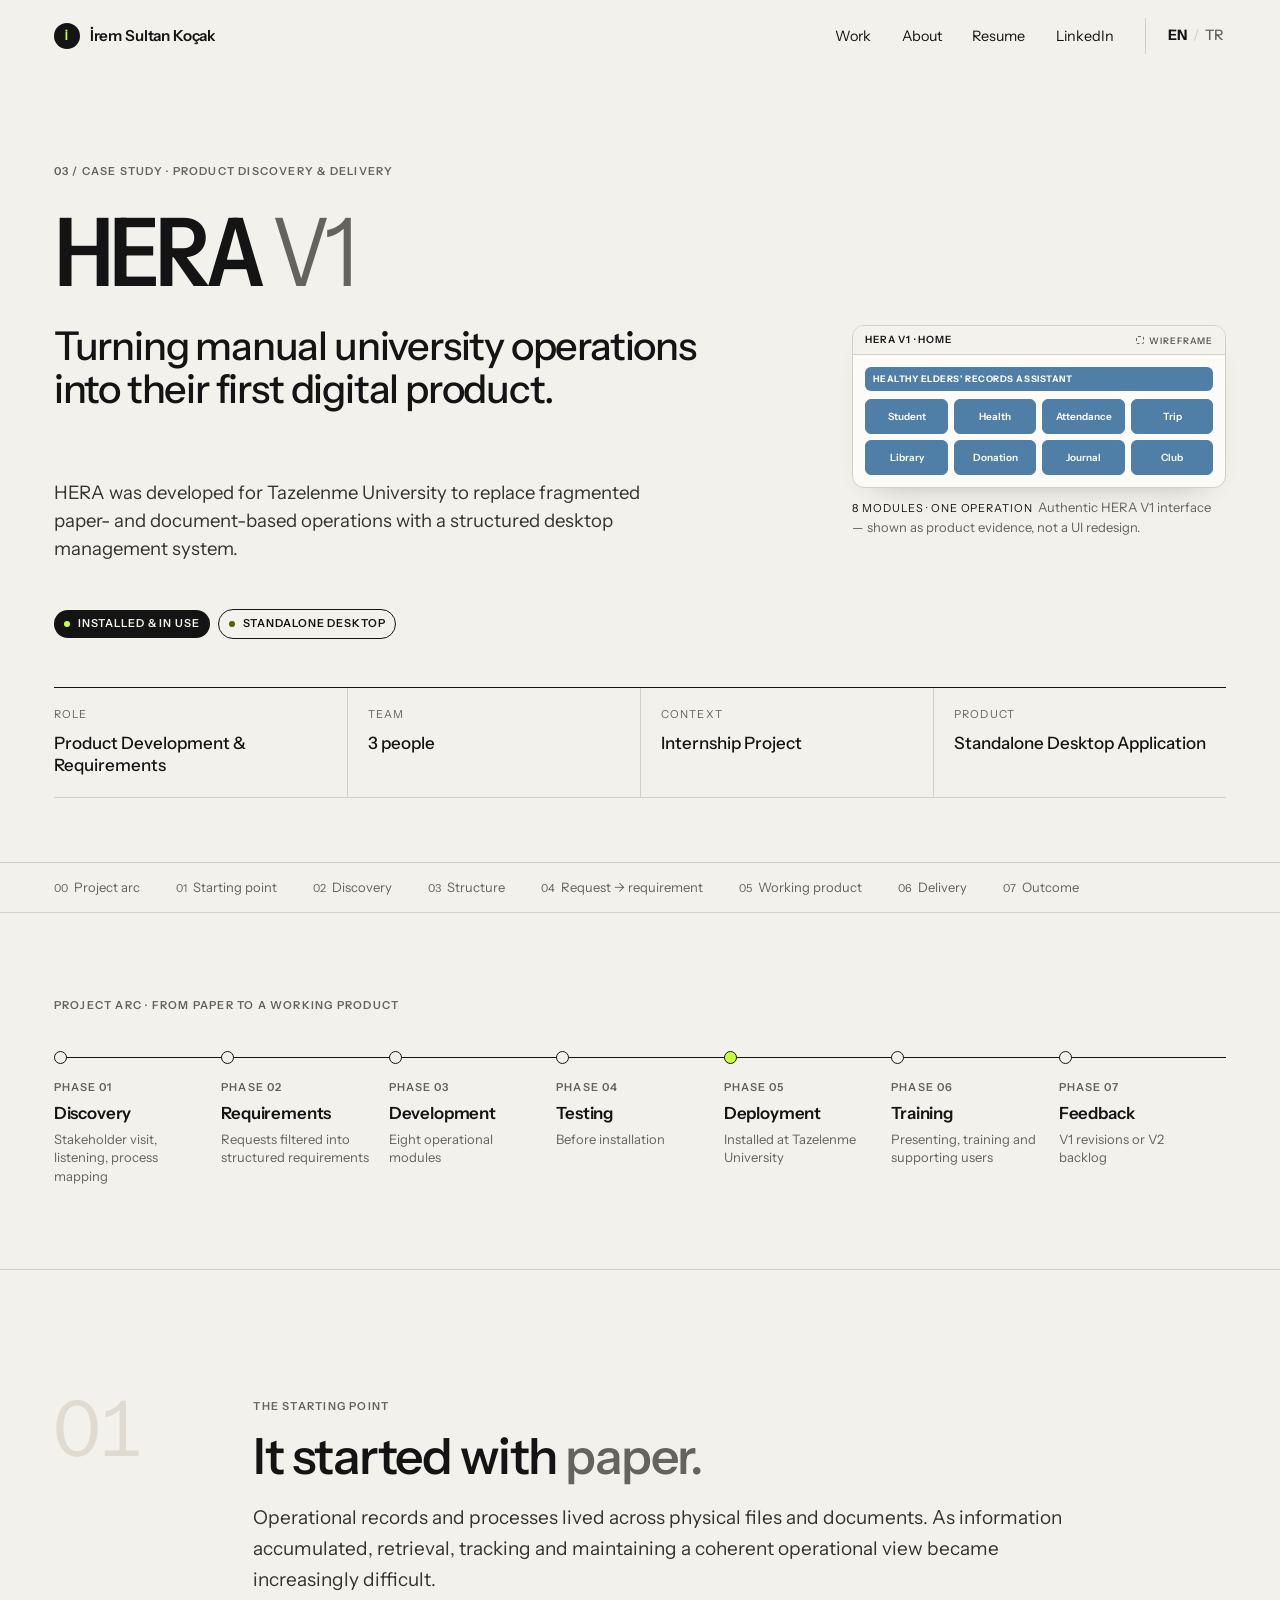
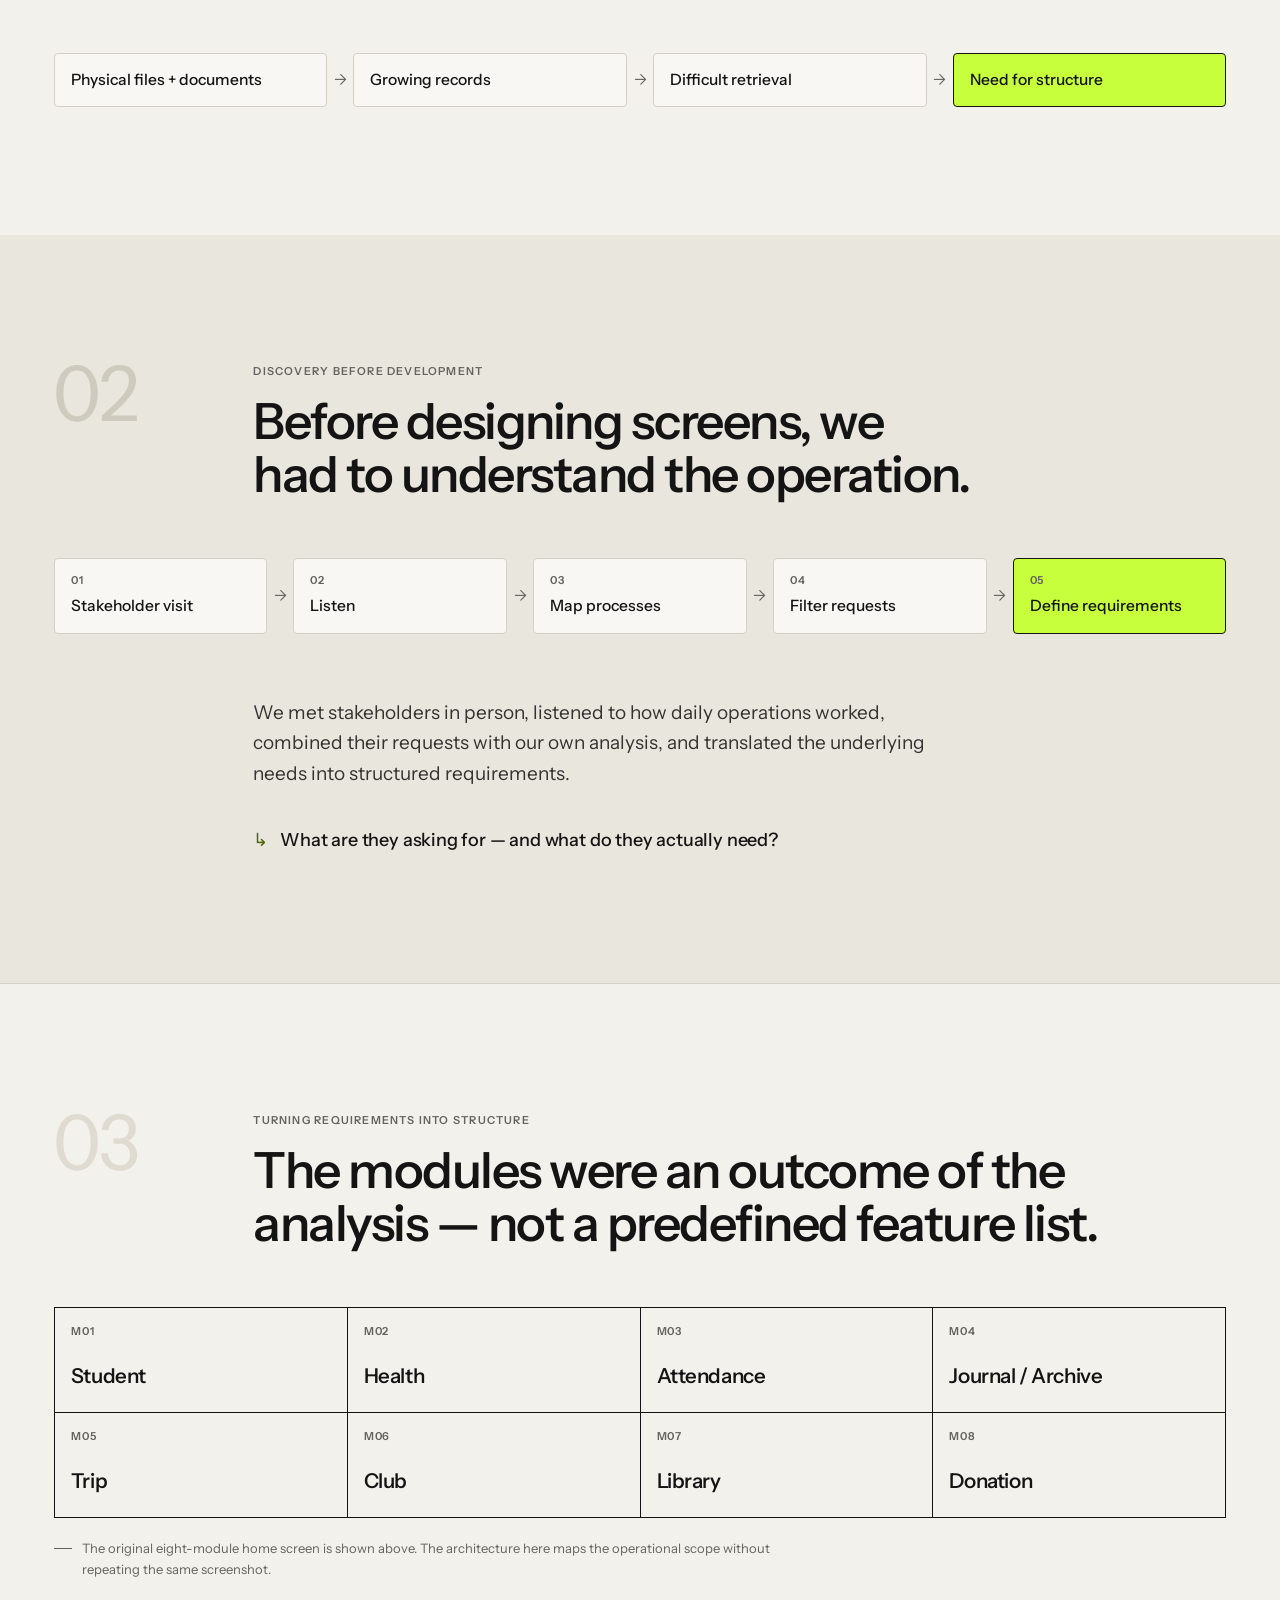
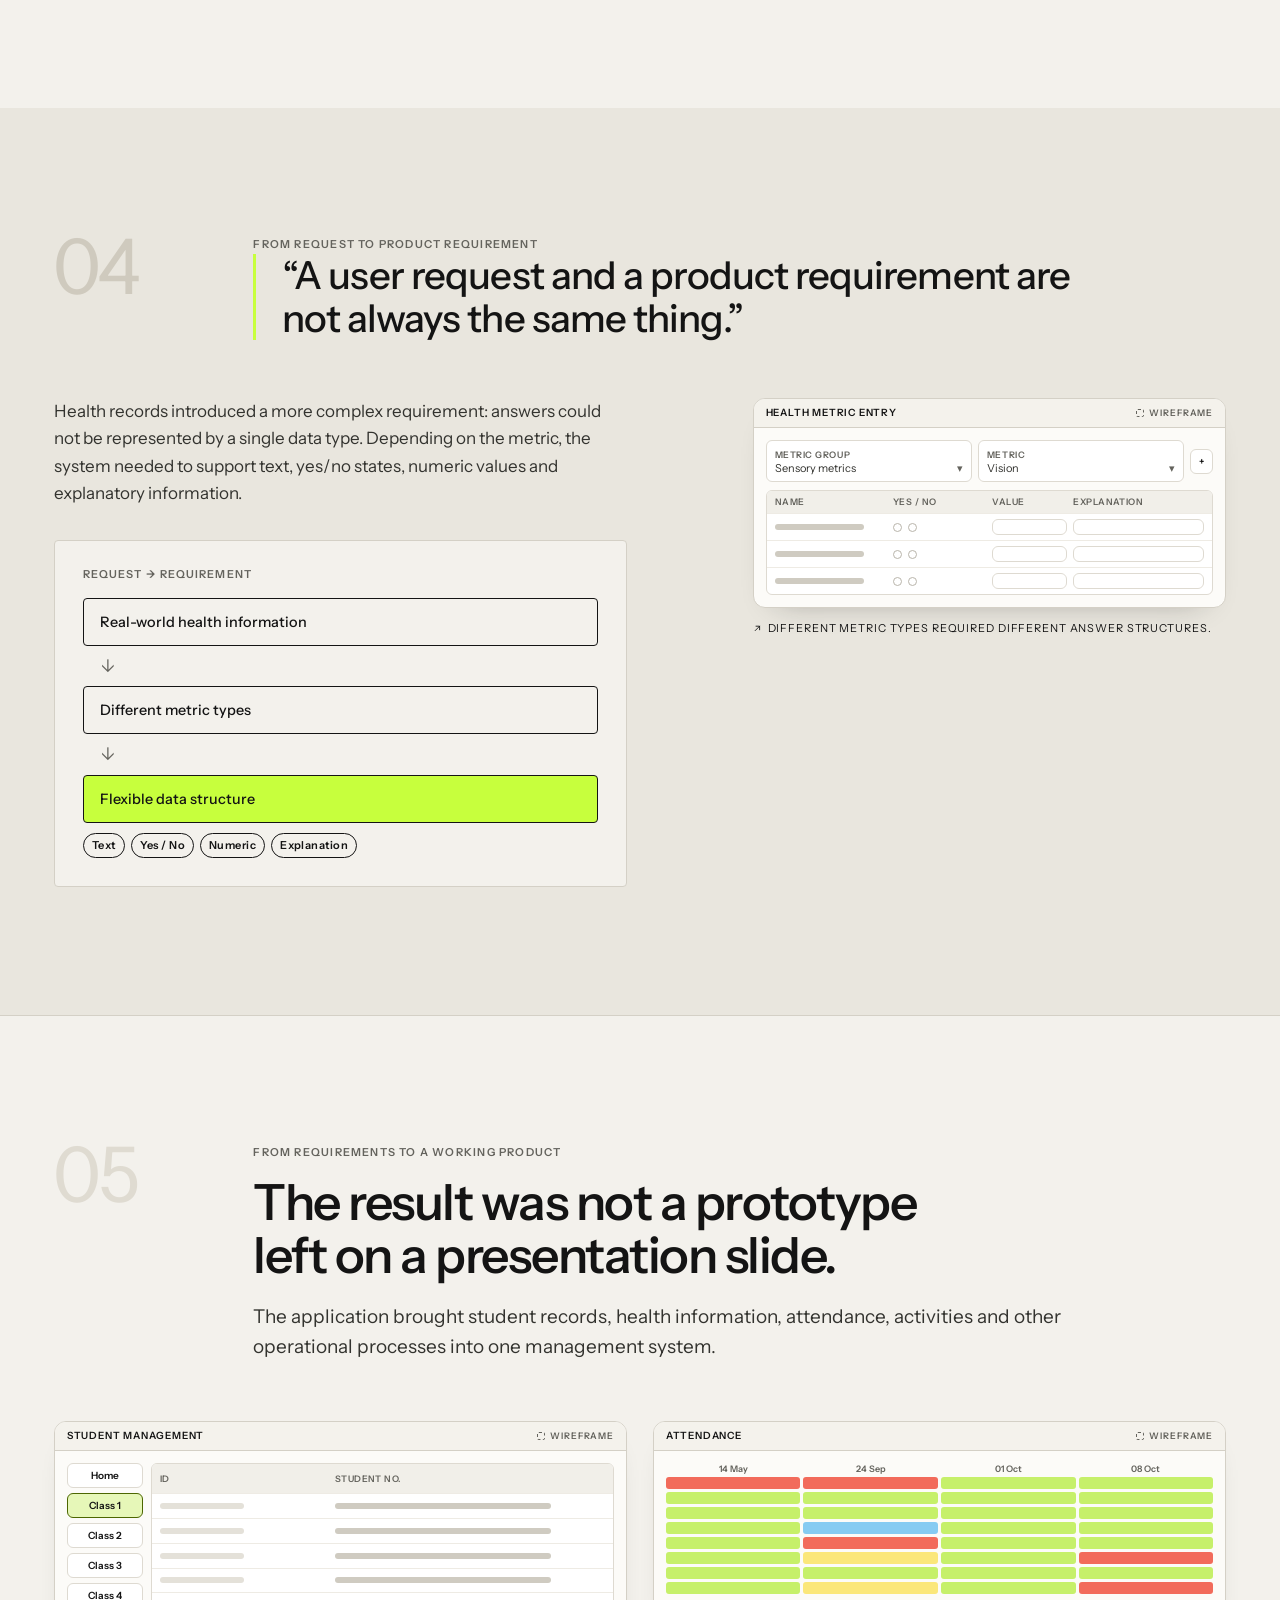
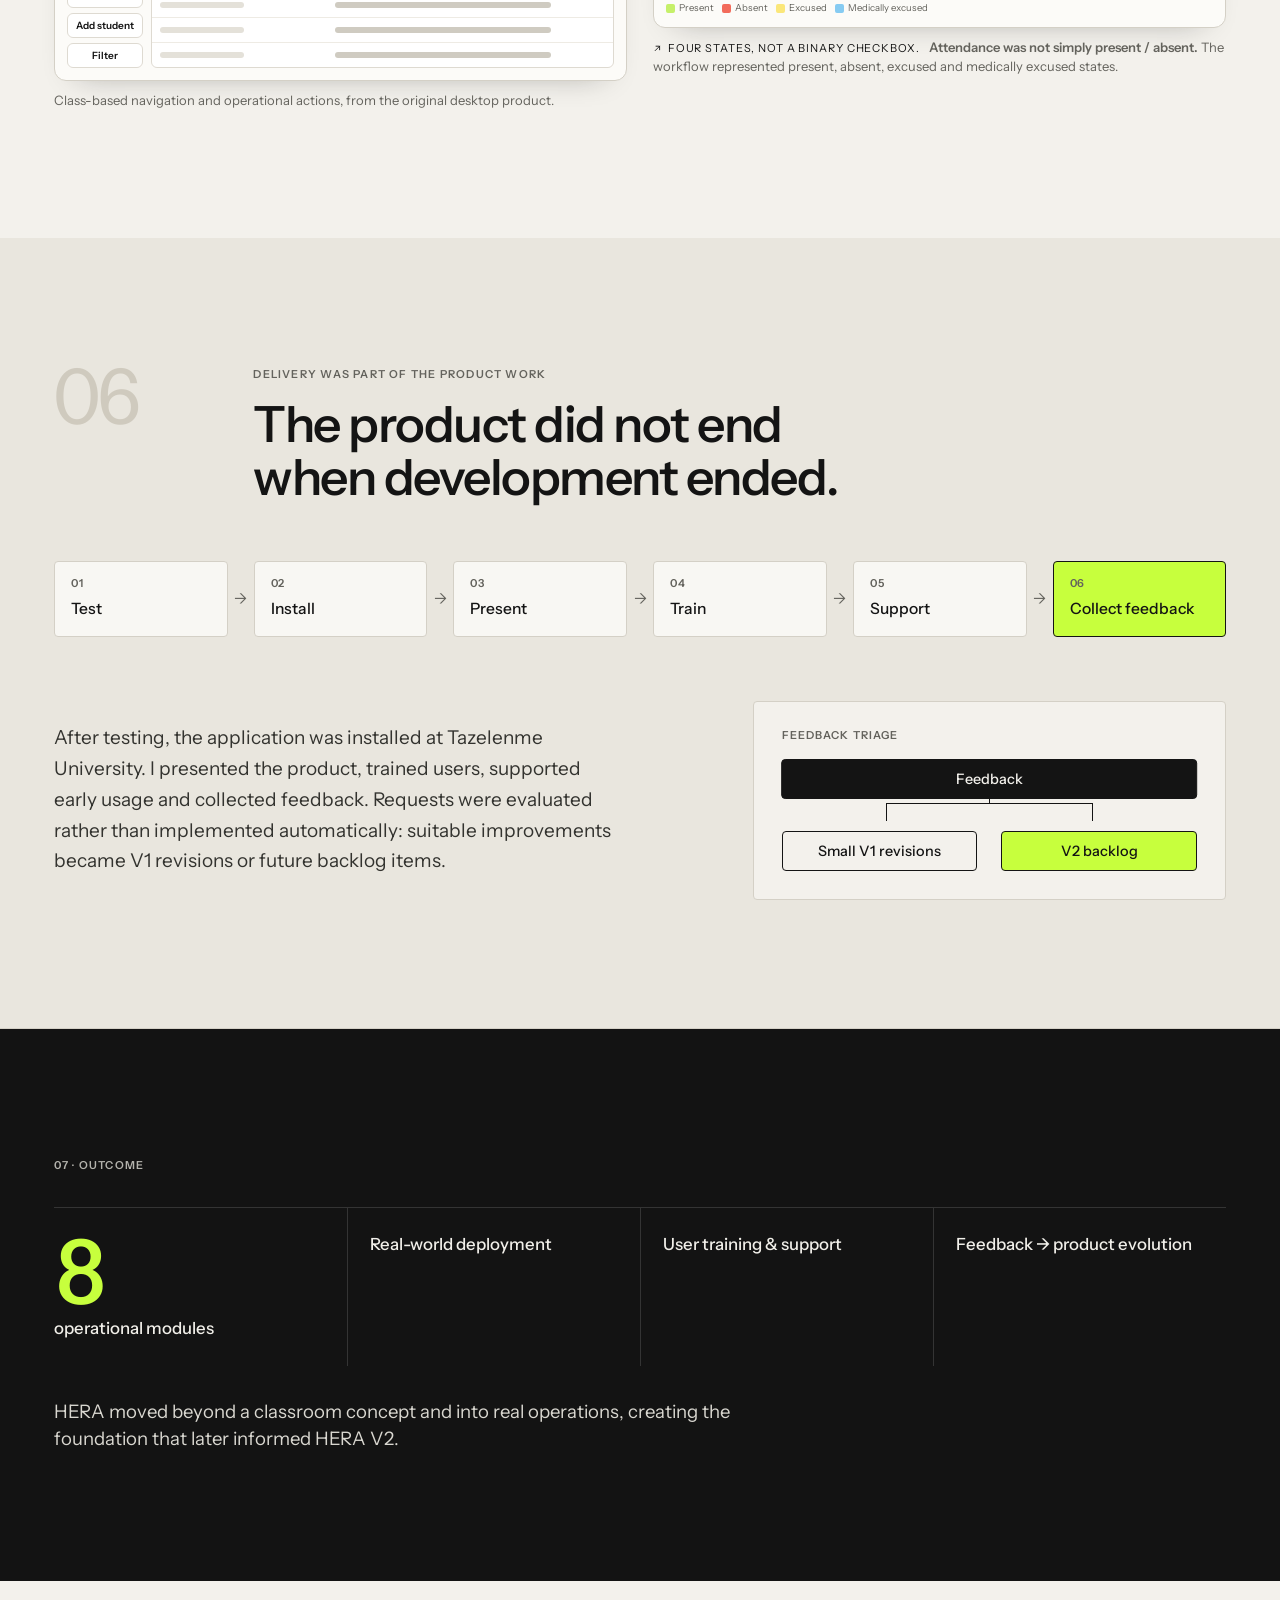
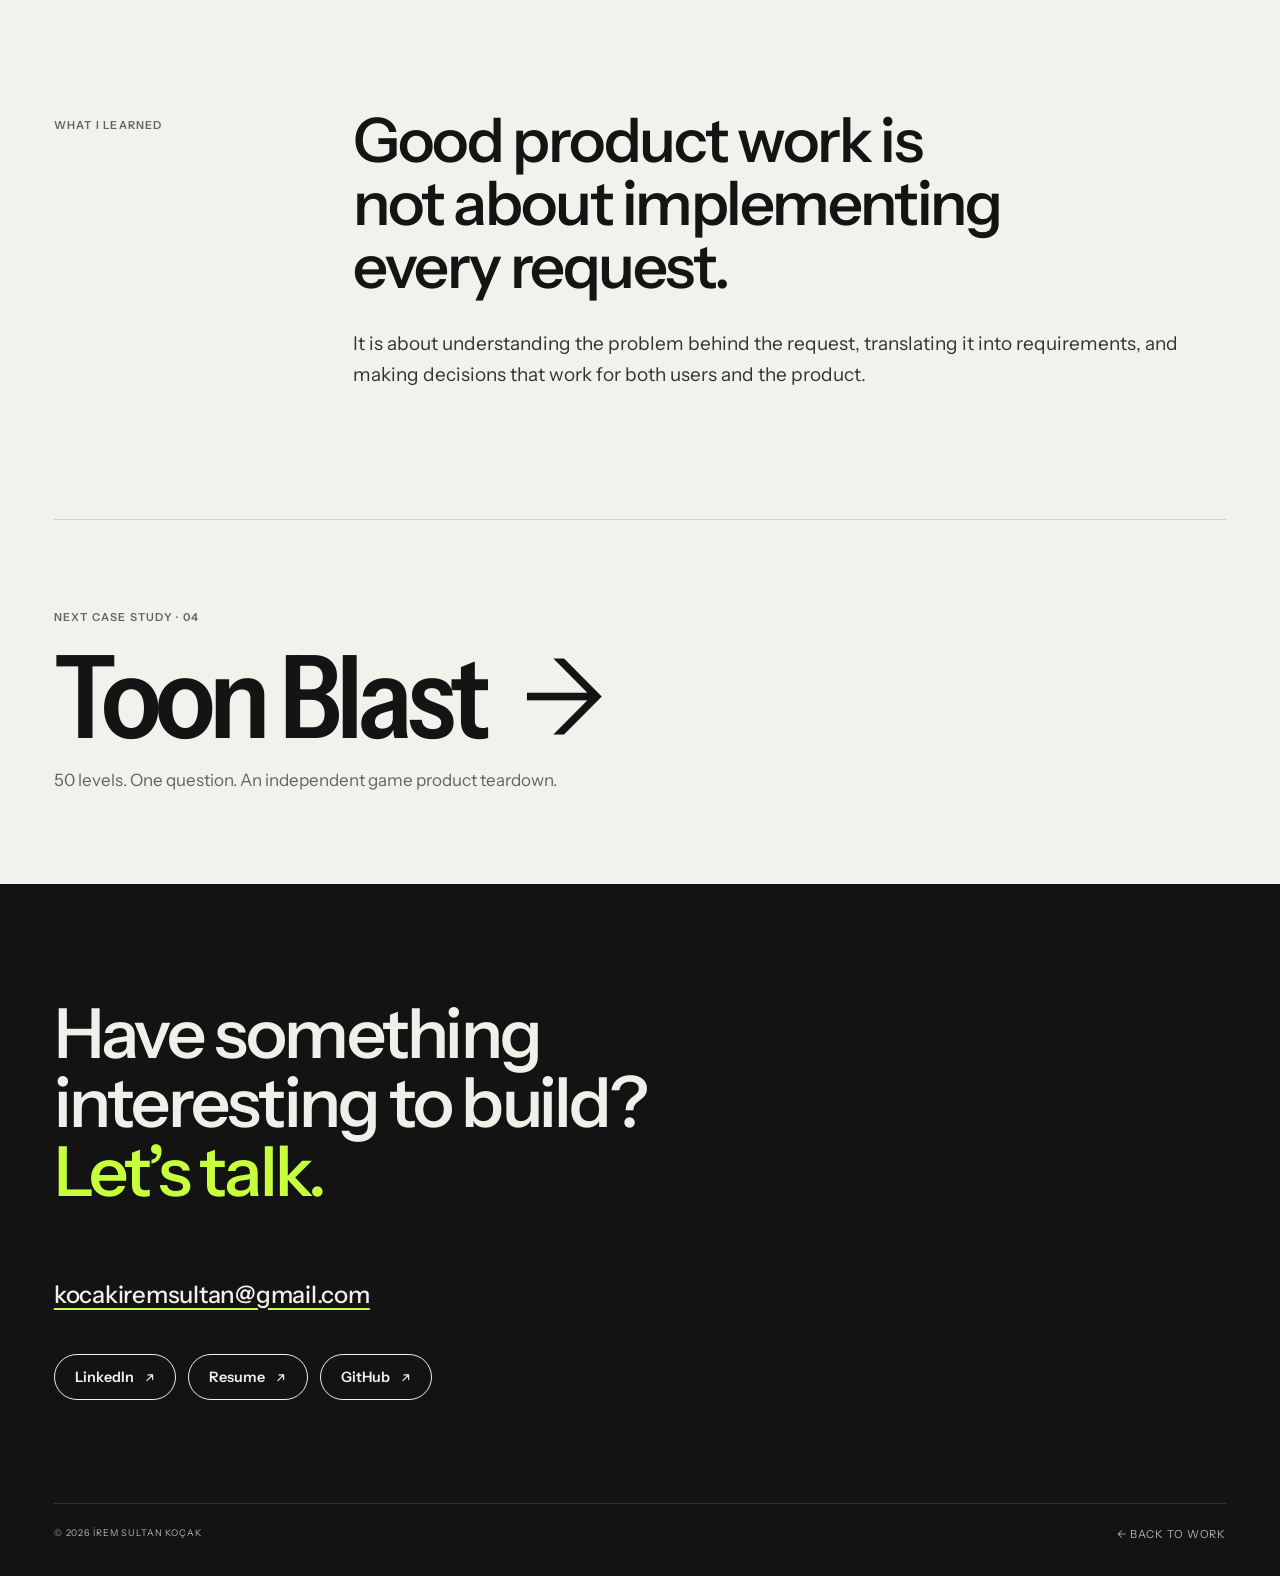
<file: hera.html>
<!doctype html>
<html lang="en">
<head>
<meta charset="utf-8">
<meta name="viewport" content="width=device-width, initial-scale=1">
<title>HERA — Case Study | İrem Sultan Koçak</title>
<meta name="description" content="HERA case study: turning manual university operations into a structured desktop product — discovery, requirements, deployment and feedback.">
<meta property="og:title" content="HERA — Case Study | İrem Sultan Koçak">
<meta property="og:description" content="HERA case study: turning manual university operations into a structured desktop product — discovery, requirements, deployment and feedback.">
<meta property="og:type" content="article">
<meta property="og:url" content="https://iremsultankocak.github.io/hera.html">
<meta property="og:site_name" content="İrem Sultan Koçak">
<meta property="og:locale" content="en_US">
<meta property="og:locale:alternate" content="tr_TR">
<meta property="og:image" content="https://iremsultankocak.github.io/assets/og-image.png">
<meta property="og:image:width" content="1200">
<meta property="og:image:height" content="630">
<meta property="og:image:alt" content="İrem Sultan Koçak — I turn complex workflows into clear product decisions.">
<meta name="twitter:card" content="summary_large_image">
<meta name="twitter:image" content="https://iremsultankocak.github.io/assets/og-image.png">
<meta name="theme-color" content="#f3f1ec">
<link rel="icon" href="data:image/svg+xml,%3Csvg xmlns='http://www.w3.org/2000/svg' viewBox='0 0 32 32'%3E%3Ccircle cx='16' cy='16' r='16' fill='%23141414'/%3E%3Ccircle cx='16' cy='16' r='6' fill='%23c7ff3d'/%3E%3C/svg%3E">
<link rel="preconnect" href="https://fonts.googleapis.com">
<link rel="preconnect" href="https://fonts.gstatic.com" crossorigin>
<link rel="stylesheet" href="https://fonts.googleapis.com/css2?family=Instrument+Sans:ital,wdth,wght@0,75..100,400..700;1,75..100,400..700&display=swap">
<link rel="alternate" hreflang="en" href="https://iremsultankocak.github.io/hera.html">
<link rel="alternate" hreflang="tr" href="https://iremsultankocak.github.io/tr/hera.html">
<link rel="alternate" hreflang="x-default" href="https://iremsultankocak.github.io/hera.html">
<link rel="stylesheet" href="styles.css?v=20261012">
<script>document.documentElement.classList.add('js')</script>
<script src="main.js?v=20261012" defer></script>
</head>
<body>
<a class="skip-link" href="#main">Skip to content</a>
<header class="site-header">
  <div class="container">
    <a class="brand" href="index.html"><span class="brand-mark" aria-hidden="true">İ</span>İrem Sultan Koçak</a>
    <button class="nav-toggle" type="button" aria-expanded="false" aria-controls="site-nav"><span class="nav-toggle-bars" aria-hidden="true"></span>Menu</button>
    <nav id="site-nav" class="site-nav" aria-label="Primary">
      <ul class="nav-list">
        <li><a href="index.html#work">Work</a></li>
        <li><a href="about.html">About</a></li>
        <li><a class="ext" href="assets/resume.pdf" target="_blank" rel="noopener">Resume</a></li>
        <li><a class="ext" href="https://www.linkedin.com/in/irem-sultan-kocak" rel="noopener">LinkedIn</a></li>
        <li class="lang-switch"><a href="hera.html" lang="en" hreflang="en" aria-current="true">EN</a><span aria-hidden="true">/</span><a href="tr/hera.html" lang="tr" hreflang="tr">TR</a></li>
      </ul>
    </nav>
  </div>
</header>

<main id="main">
  <!-- Hero -->
  <section class="case-hero has-card container" aria-labelledby="case-title">
    <div class="grid">
      <p class="eyebrow reveal"><span>03 / Case study · Product discovery &amp; delivery</span></p>
      <h1 id="case-title" class="h1 case-title reveal reveal-d1">HERA <span class="v">V1</span></h1>
      <p class="case-sub reveal reveal-d2">Turning manual university operations into their first digital product.</p>
      <p class="lead case-lede reveal reveal-d2">HERA was developed for Tazelenme University to replace fragmented paper- and document-based operations with a structured desktop management system.</p>
      <div class="case-status reveal reveal-d3"><span class="status">Installed &amp; in use</span><span class="status status--outline">Standalone desktop</span></div>
      <figure class="wf-card case-card reveal reveal-d2" style="--wf-w:380px"><div class="wf" role="img" aria-label="Wireframe based on the real screen: Original HERA desktop home screen with eight module tiles"><div class="wf-top"><b>HERA V1 · Home</b><span>Wireframe</span></div><div class="wf-body"><div class="wf-apphead">HEALTHY ELDERS' RECORDS ASSISTANT</div><div class="wf-grid" style="--c:4"><div class="wf-tile solid">Student</div><div class="wf-tile solid">Health</div><div class="wf-tile solid">Attendance</div><div class="wf-tile solid">Trip</div><div class="wf-tile solid">Library</div><div class="wf-tile solid">Donation</div><div class="wf-tile solid">Journal</div><div class="wf-tile solid">Club</div></div></div></div><figcaption class="wf-cap"><p><span class="caption-label">8 modules · one operation</span>Authentic HERA V1 interface — shown as product evidence, not a UI redesign.</p></figcaption></figure>
      <dl class="meta-strip case-meta reveal">
        <div><dt>Role</dt><dd>Product Development &amp; Requirements</dd></div>
        <div><dt>Team</dt><dd>3 people</dd></div>
        <div><dt>Context</dt><dd>Internship Project</dd></div>
        <div><dt>Product</dt><dd>Standalone Desktop Application</dd></div>
      </dl>
    </div>
  </section>

  <nav class="chapter-nav container" aria-label="Case study sections">
    <ol>
      <li><a href="#arc"><span>00</span>Project arc</a></li>
      <li><a href="#s1"><span>01</span>Starting point</a></li>
      <li><a href="#s2"><span>02</span>Discovery</a></li>
      <li><a href="#s3"><span>03</span>Structure</a></li>
      <li><a href="#s4"><span>04</span>Request → requirement</a></li>
      <li><a href="#s5"><span>05</span>Working product</a></li>
      <li><a href="#s6"><span>06</span>Delivery</a></li>
      <li><a href="#outcome"><span>07</span>Outcome</a></li>
    </ol>
  </nav>

  <!-- Project arc -->
  <section id="arc" class="section section--sm container" aria-label="Project arc">
    <p class="eyebrow mb-m">Project arc · from paper to a working product</p>
    <ol class="timeline reveal" style="--steps:7">
      <li><span class="t-phase">Phase 01</span><span class="t-title">Discovery</span><span class="t-text">Stakeholder visit, listening, process mapping</span></li>
      <li><span class="t-phase">Phase 02</span><span class="t-title">Requirements</span><span class="t-text">Requests filtered into structured requirements</span></li>
      <li><span class="t-phase">Phase 03</span><span class="t-title">Development</span><span class="t-text">Eight operational modules</span></li>
      <li><span class="t-phase">Phase 04</span><span class="t-title">Testing</span><span class="t-text">Before installation</span></li>
      <li class="is-key"><span class="t-phase">Phase 05</span><span class="t-title">Deployment</span><span class="t-text">Installed at Tazelenme University</span></li>
      <li><span class="t-phase">Phase 06</span><span class="t-title">Training</span><span class="t-text">Presenting, training and supporting users</span></li>
      <li><span class="t-phase">Phase 07</span><span class="t-title">Feedback</span><span class="t-text">V1 revisions or V2 backlog</span></li>
    </ol>
  </section>

  <!-- 01 -->
  <section id="s1" class="section container">
    <div class="grid section-head">
      <p class="section-no" aria-hidden="true">01</p>
      <div class="section-body">
        <p class="eyebrow">The starting point</p>
        <h2 class="h2">It started with <em>paper.</em></h2>
        <p class="prose prose--lg">Operational records and processes lived across physical files and documents. As information accumulated, retrieval, tracking and maintaining a coherent operational view became increasingly difficult.</p>
      </div>
    </div>
    <ol class="flow reveal" aria-label="How the problem compounded">
      <li>Physical files + documents</li>
      <li>Growing records</li>
      <li>Difficult retrieval</li>
      <li class="is-key">Need for structure</li>
    </ol>
  </section>

  <!-- 02 -->
  <section id="s2" class="section band">
    <div class="container">
      <div class="grid section-head">
        <p class="section-no" aria-hidden="true">02</p>
        <div class="section-body">
          <p class="eyebrow">Discovery before development</p>
          <h2 class="h2">Before designing screens, we had to understand the operation.</h2>
        </div>
      </div>
      <ol class="flow flow--numbered reveal" aria-label="Discovery process">
        <li>Stakeholder visit</li>
        <li>Listen</li>
        <li>Map processes</li>
        <li>Filter requests</li>
        <li class="is-key">Define requirements</li>
      </ol>
      <div class="grid mt-l">
        <div class="reading">
          <p class="prose prose--lg">We met stakeholders in person, listened to how daily operations worked, combined their requests with our own analysis, and translated the underlying needs into structured requirements.</p>
          <p class="aside-line">What are they asking for — and what do they actually need?</p>
        </div>
      </div>
    </div>
  </section>

  <!-- 03 -->
  <section id="s3" class="section container">
    <div class="grid section-head">
      <p class="section-no" aria-hidden="true">03</p>
      <div class="section-body">
        <p class="eyebrow">Turning requirements into structure</p>
        <h2 class="h2">The modules were an outcome of the analysis — not a predefined feature list.</h2>
      </div>
    </div>
    <ul class="module-map reveal" aria-label="HERA V1 modules">
      <li><span>M01</span><b>Student</b></li>
      <li><span>M02</span><b>Health</b></li>
      <li><span>M03</span><b>Attendance</b></li>
      <li><span>M04</span><b>Journal / Archive</b></li>
      <li><span>M05</span><b>Trip</b></li>
      <li><span>M06</span><b>Club</b></li>
      <li><span>M07</span><b>Library</b></li>
      <li><span>M08</span><b>Donation</b></li>
    </ul>
    <p class="note">The original eight-module home screen is shown above. The architecture here maps the operational scope without repeating the same screenshot.</p>
  </section>

  <!-- 04 -->
  <section id="s4" class="section band">
    <div class="container">
      <div class="grid section-head">
        <p class="section-no" aria-hidden="true">04</p>
        <div class="section-body">
          <p class="eyebrow">From request to product requirement</p>
          <blockquote class="pullquote" style="max-width:none">“A user request and a product requirement are not always the same thing.”</blockquote>
        </div>
      </div>
      <div class="pair">
        <div class="p-text reveal">
          <p class="prose">Health records introduced a more complex requirement: answers could not be represented by a single data type. Depending on the metric, the system needed to support text, yes/no states, numeric values and explanatory information.</p>
          <div class="dgm req-diagram mt-m" role="img" aria-label="Real-world health information leads to different metric types, which require a flexible data structure">
            <span class="dgm-title">Request → requirement</span>
            <span class="node">Real-world health information</span>
            <span class="req-arrow" aria-hidden="true">↓</span>
            <span class="node">Different metric types</span>
            <span class="req-arrow" aria-hidden="true">↓</span>
            <span class="node node--lime">Flexible data structure</span>
            <div class="types" aria-hidden="true"><span>Text</span><span>Yes / No</span><span>Numeric</span><span>Explanation</span></div>
          </div>
        </div>
        <figure class="wf-card p-media reveal" style="--wf-w:340px"><div class="wf" role="img" aria-label="Wireframe based on the real screen: Original HERA health metric entry interface"><div class="wf-top"><b>Health metric entry</b><span>Wireframe</span></div><div class="wf-body"><div class="wf-row"><div class="wf-box sel" style="flex:1"><span class="wf-k">Metric group</span><br>Sensory metrics</div><div class="wf-box sel" style="flex:1"><span class="wf-k">Metric</span><br>Vision</div><span class="wf-btn">+</span></div><div class="wf-table" style="--cols:1.2fr 1fr .8fr 1.4fr"><div><span>Name</span><span>Yes / No</span><span>Value</span><span>Explanation</span></div><div><span class="wf-ln dk" style="--w:80%"></span><span class="wf-row"><i class="wf-radio"></i><i class="wf-radio"></i></span><span class="wf-box" style="height:16px"></span><span class="wf-box" style="height:16px"></span></div><div><span class="wf-ln dk" style="--w:80%"></span><span class="wf-row"><i class="wf-radio"></i><i class="wf-radio"></i></span><span class="wf-box" style="height:16px"></span><span class="wf-box" style="height:16px"></span></div><div><span class="wf-ln dk" style="--w:80%"></span><span class="wf-row"><i class="wf-radio"></i><i class="wf-radio"></i></span><span class="wf-box" style="height:16px"></span><span class="wf-box" style="height:16px"></span></div></div></div></div><figcaption class="wf-cap"><p><span class="caption-label"><svg class="i-ne" aria-hidden="true" width="0.8em" height="0.8em" viewBox="0 0 16 16" fill="none" stroke="currentColor" stroke-width="1.6" stroke-linecap="round" stroke-linejoin="round"><path d="M4 12 12 4M5.5 4H12v6.5"/></svg> Different metric types required different answer structures.</span></p></figcaption></figure>
      </div>
    </div>
  </section>

  <!-- 05 -->
  <section id="s5" class="section container">
    <div class="grid section-head">
      <p class="section-no" aria-hidden="true">05</p>
      <div class="section-body">
        <p class="eyebrow">From requirements to a working product</p>
        <h2 class="h2">The result was not a prototype left on a presentation slide.</h2>
        <p class="prose prose--lg">The application brought student records, health information, attendance, activities and other operational processes into one management system.</p>
      </div>
    </div>
    <div class="grid ev-grid">
      <figure class="wf-card ev-left reveal" style="--wf-w:300px"><div class="wf" role="img" aria-label="Wireframe based on the real screen: Original HERA student management navigation"><div class="wf-top"><b>Student management</b><span>Wireframe</span></div><div class="wf-body"><div class="wf-split"><div style="display:grid;gap:5px"><span class="wf-btn">Home</span><span class="wf-btn on">Class 1</span><span class="wf-btn">Class 2</span><span class="wf-btn">Class 3</span><span class="wf-btn">Class 4</span><span class="wf-btn">Add student</span><span class="wf-btn">Filter</span></div><div class="wf-table" style="--cols:1fr 1.6fr"><div><span>ID</span><span>Student no.</span></div><div><span class="wf-ln" style="--w:50%"></span><span class="wf-ln dk" style="--w:80%"></span></div><div><span class="wf-ln" style="--w:50%"></span><span class="wf-ln dk" style="--w:80%"></span></div><div><span class="wf-ln" style="--w:50%"></span><span class="wf-ln dk" style="--w:80%"></span></div><div><span class="wf-ln" style="--w:50%"></span><span class="wf-ln dk" style="--w:80%"></span></div><div><span class="wf-ln" style="--w:50%"></span><span class="wf-ln dk" style="--w:80%"></span></div><div><span class="wf-ln" style="--w:50%"></span><span class="wf-ln dk" style="--w:80%"></span></div><div><span class="wf-ln" style="--w:50%"></span><span class="wf-ln dk" style="--w:80%"></span></div></div></div></div></div><figcaption class="wf-cap"><p>Class-based navigation and operational actions, from the original desktop product.</p></figcaption></figure>
      <figure class="wf-card ev-right reveal" style="--wf-w:300px"><div class="wf" role="img" aria-label="Wireframe based on the real screen: Original attendance table with present, absent, excused and medically excused statuses"><div class="wf-top"><b>Attendance</b><span>Wireframe</span></div><div class="wf-body"><div class="wf-att"><b>14 May</b><b>24 Sep</b><b>01 Oct</b><b>08 Oct</b><i class="a"></i><i class="a"></i><i class=""></i><i class=""></i><i class=""></i><i class=""></i><i class=""></i><i class=""></i><i class=""></i><i class=""></i><i class=""></i><i class=""></i><i class=""></i><i class="m"></i><i class=""></i><i class=""></i><i class=""></i><i class="a"></i><i class=""></i><i class=""></i><i class=""></i><i class="e"></i><i class=""></i><i class="a"></i><i class=""></i><i class=""></i><i class=""></i><i class=""></i><i class=""></i><i class="e"></i><i class=""></i><i class="a"></i></div><div class="wf-legend"><span><i style="background:#c6f06a"></i>Present</span><span><i style="background:#f26b5b"></i>Absent</span><span><i style="background:#fbe77a"></i>Excused</span><span><i style="background:#86cbf2"></i>Medically excused</span></div></div></div><figcaption class="wf-cap"><p><span class="caption-label"><svg class="i-ne" aria-hidden="true" width="0.8em" height="0.8em" viewBox="0 0 16 16" fill="none" stroke="currentColor" stroke-width="1.6" stroke-linecap="round" stroke-linejoin="round"><path d="M4 12 12 4M5.5 4H12v6.5"/></svg> Four states, not a binary checkbox.</span> <b>Attendance was not simply present / absent.</b> The workflow represented present, absent, excused and medically excused states.</p></figcaption></figure>
    </div>
  </section>

  <!-- 06 -->
  <section id="s6" class="section band">
    <div class="container">
      <div class="grid section-head">
        <p class="section-no" aria-hidden="true">06</p>
        <div class="section-body">
          <p class="eyebrow">Delivery was part of the product work</p>
          <h2 class="h2">The product did not end when development ended.</h2>
        </div>
      </div>
      <ol class="flow flow--numbered reveal" aria-label="Delivery steps">
        <li>Test</li>
        <li>Install</li>
        <li>Present</li>
        <li>Train</li>
        <li>Support</li>
        <li class="is-key">Collect feedback</li>
      </ol>
      <div class="grid mt-l split">
        <div class="split-l">
          <p class="prose prose--lg">After testing, the application was installed at Tazelenme University. I presented the product, trained users, supported early usage and collected feedback. Requests were evaluated rather than implemented automatically: suitable improvements became V1 revisions or future backlog items.</p>
        </div>
        <div class="split-r reveal">
          <div class="dgm" role="img" aria-label="Feedback splits into small V1 revisions and the V2 backlog">
            <span class="dgm-title">Feedback triage</span>
            <div class="branch">
              <span class="node node--ink branch-root">Feedback</span>
              <span class="node">Small V1 revisions</span>
              <span class="node node--lime">V2 backlog</span>
            </div>
          </div>
        </div>
      </div>
    </div>
  </section>

  <!-- Outcome -->
  <section id="outcome" class="section band--dark on-dark">
    <div class="container">
      <p class="eyebrow mb-m">07 · Outcome</p>
      <ul class="outcome-list reveal">
        <li><span class="stat">8</span>operational modules</li>
        <li>Real-world deployment</li>
        <li>User training &amp; support</li>
        <li>Feedback → product evolution</li>
      </ul>
      <p class="lead mt-m">HERA moved beyond a classroom concept and into real operations, creating the foundation that later informed HERA V2.</p>
    </div>
  </section>

  <!-- Learning -->
  <section class="reflection container" aria-labelledby="learn-title">
    <div class="grid">
      <p class="eyebrow">What I learned</p>
      <div class="reflection-body reveal">
        <h2 id="learn-title">Good product work is not about implementing every request.</h2>
        <p class="prose prose--lg">It is about understanding the problem behind the request, translating it into requirements, and making decisions that work for both users and the product.</p>
      </div>
    </div>
  </section>

  <div class="container">
    <a class="next-project" href="toon-blast.html">
      <p class="eyebrow">Next case study · 04</p>
      <span class="np-title">Toon Blast <span class="np-arrow" aria-hidden="true">→</span></span>
      <span class="np-sub">50 levels. One question. An independent game product teardown.</span>
    </a>
  </div>
</main>

<footer class="site-footer on-dark">
  <div class="container">
    <p class="footer-cta">Have something interesting to build? <em>Let’s talk.</em></p>
    <p class="footer-mail"><a href="mailto:kocakiremsultan@gmail.com">kocakiremsultan@gmail.com</a></p>
    <div class="footer-links">
      <a class="btn" href="https://www.linkedin.com/in/irem-sultan-kocak" rel="noopener">LinkedIn <svg class="i-ne" aria-hidden="true" width="0.8em" height="0.8em" viewBox="0 0 16 16" fill="none" stroke="currentColor" stroke-width="1.6" stroke-linecap="round" stroke-linejoin="round"><path d="M4 12 12 4M5.5 4H12v6.5"/></svg></a>
      <a class="btn" href="assets/resume.pdf" target="_blank" rel="noopener">Resume <svg class="i-ne" aria-hidden="true" width="0.8em" height="0.8em" viewBox="0 0 16 16" fill="none" stroke="currentColor" stroke-width="1.6" stroke-linecap="round" stroke-linejoin="round"><path d="M4 12 12 4M5.5 4H12v6.5"/></svg></a>
      <a class="btn" href="https://github.com/iremsultankocak" rel="noopener">GitHub <svg class="i-ne" aria-hidden="true" width="0.8em" height="0.8em" viewBox="0 0 16 16" fill="none" stroke="currentColor" stroke-width="1.6" stroke-linecap="round" stroke-linejoin="round"><path d="M4 12 12 4M5.5 4H12v6.5"/></svg></a>
    </div>
    <div class="footer-meta"><small>© 2026 İrem Sultan Koçak</small><a href="index.html#work">← Back to work</a></div>
  </div>
</footer>
</body>
</html>
</file>
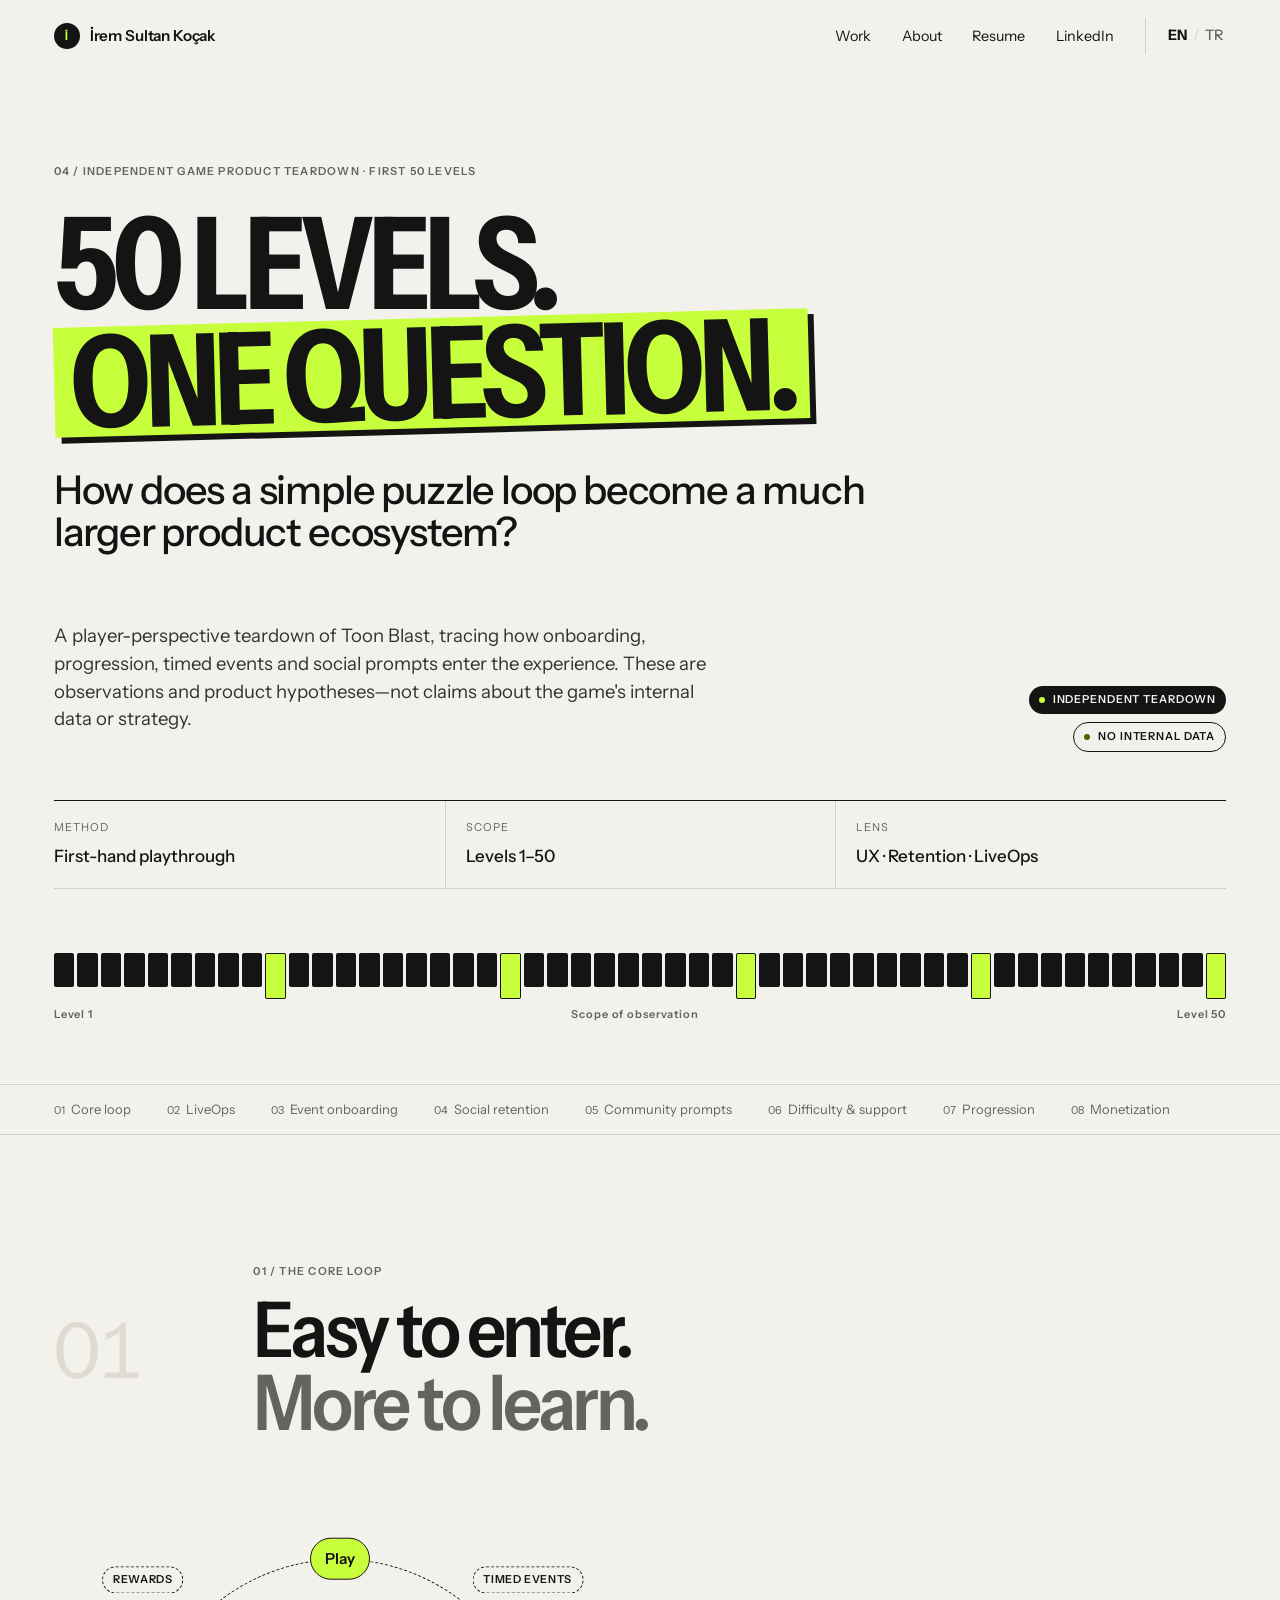
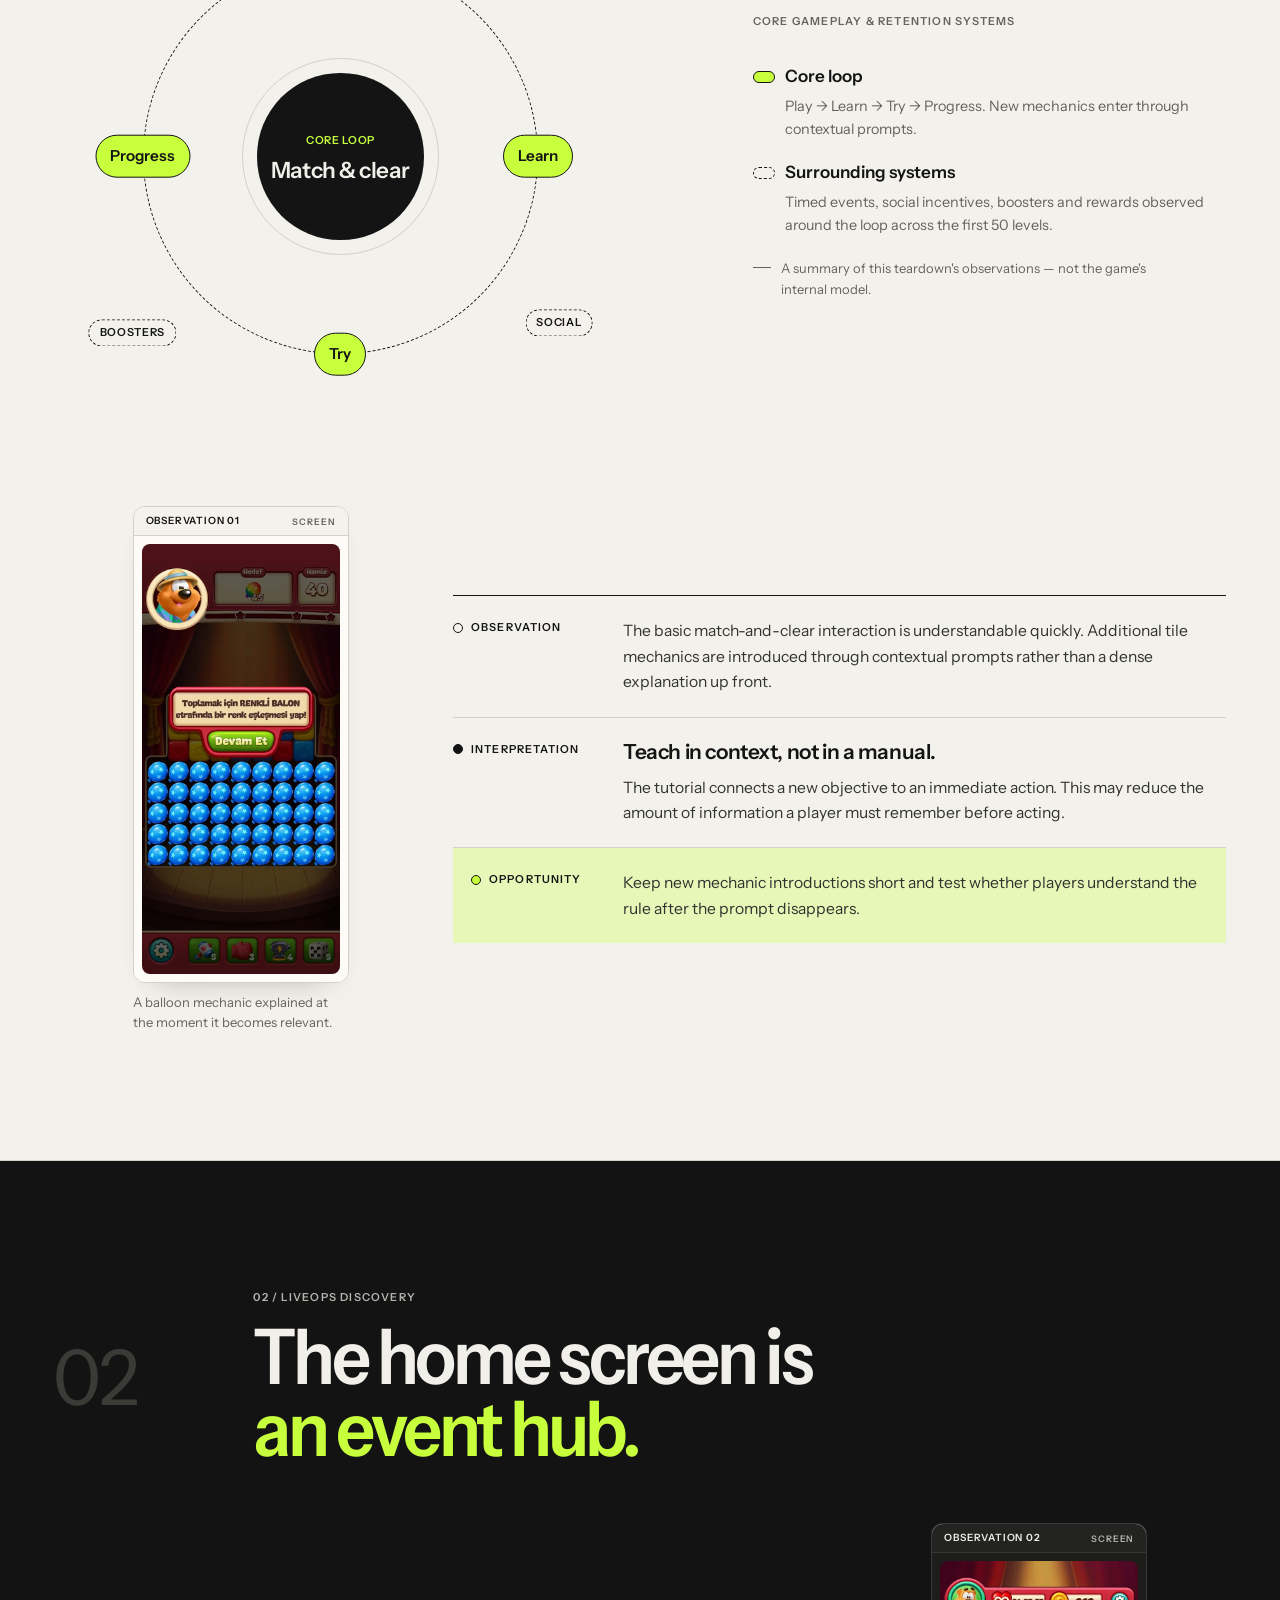
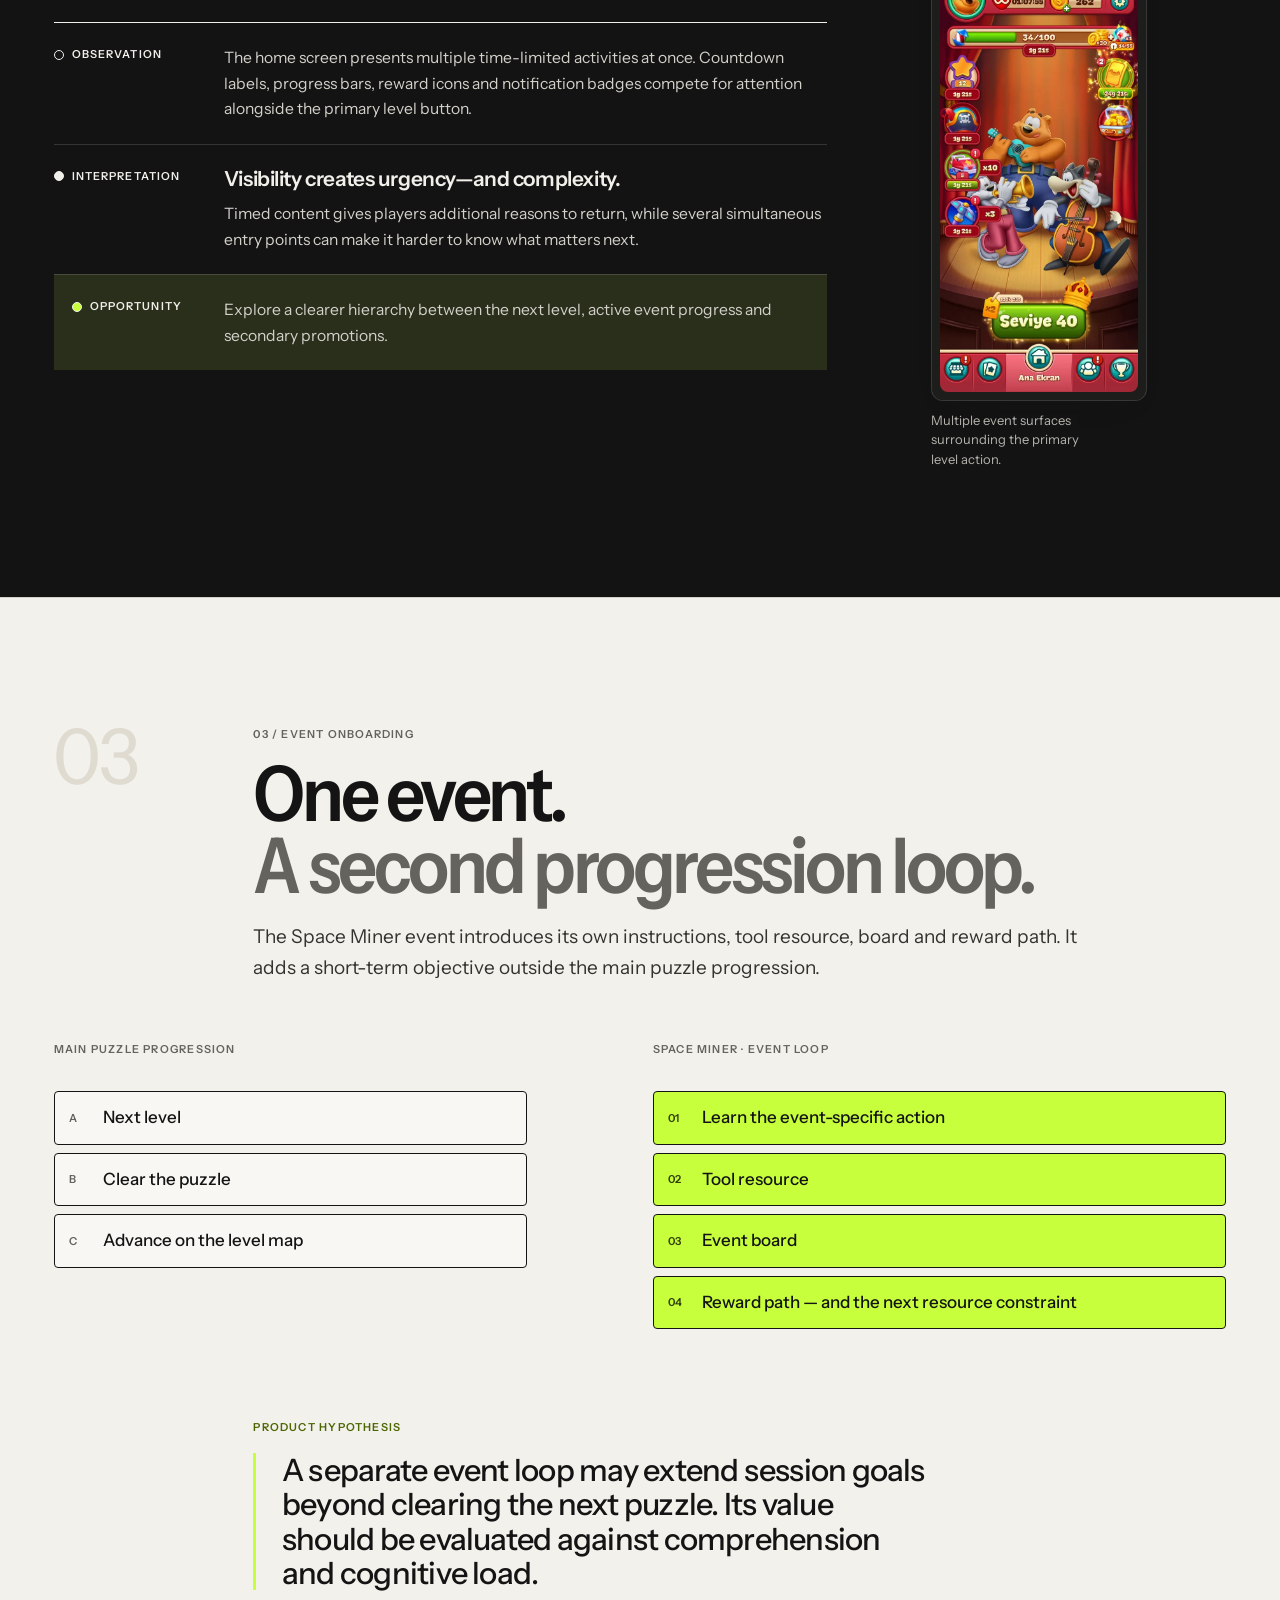
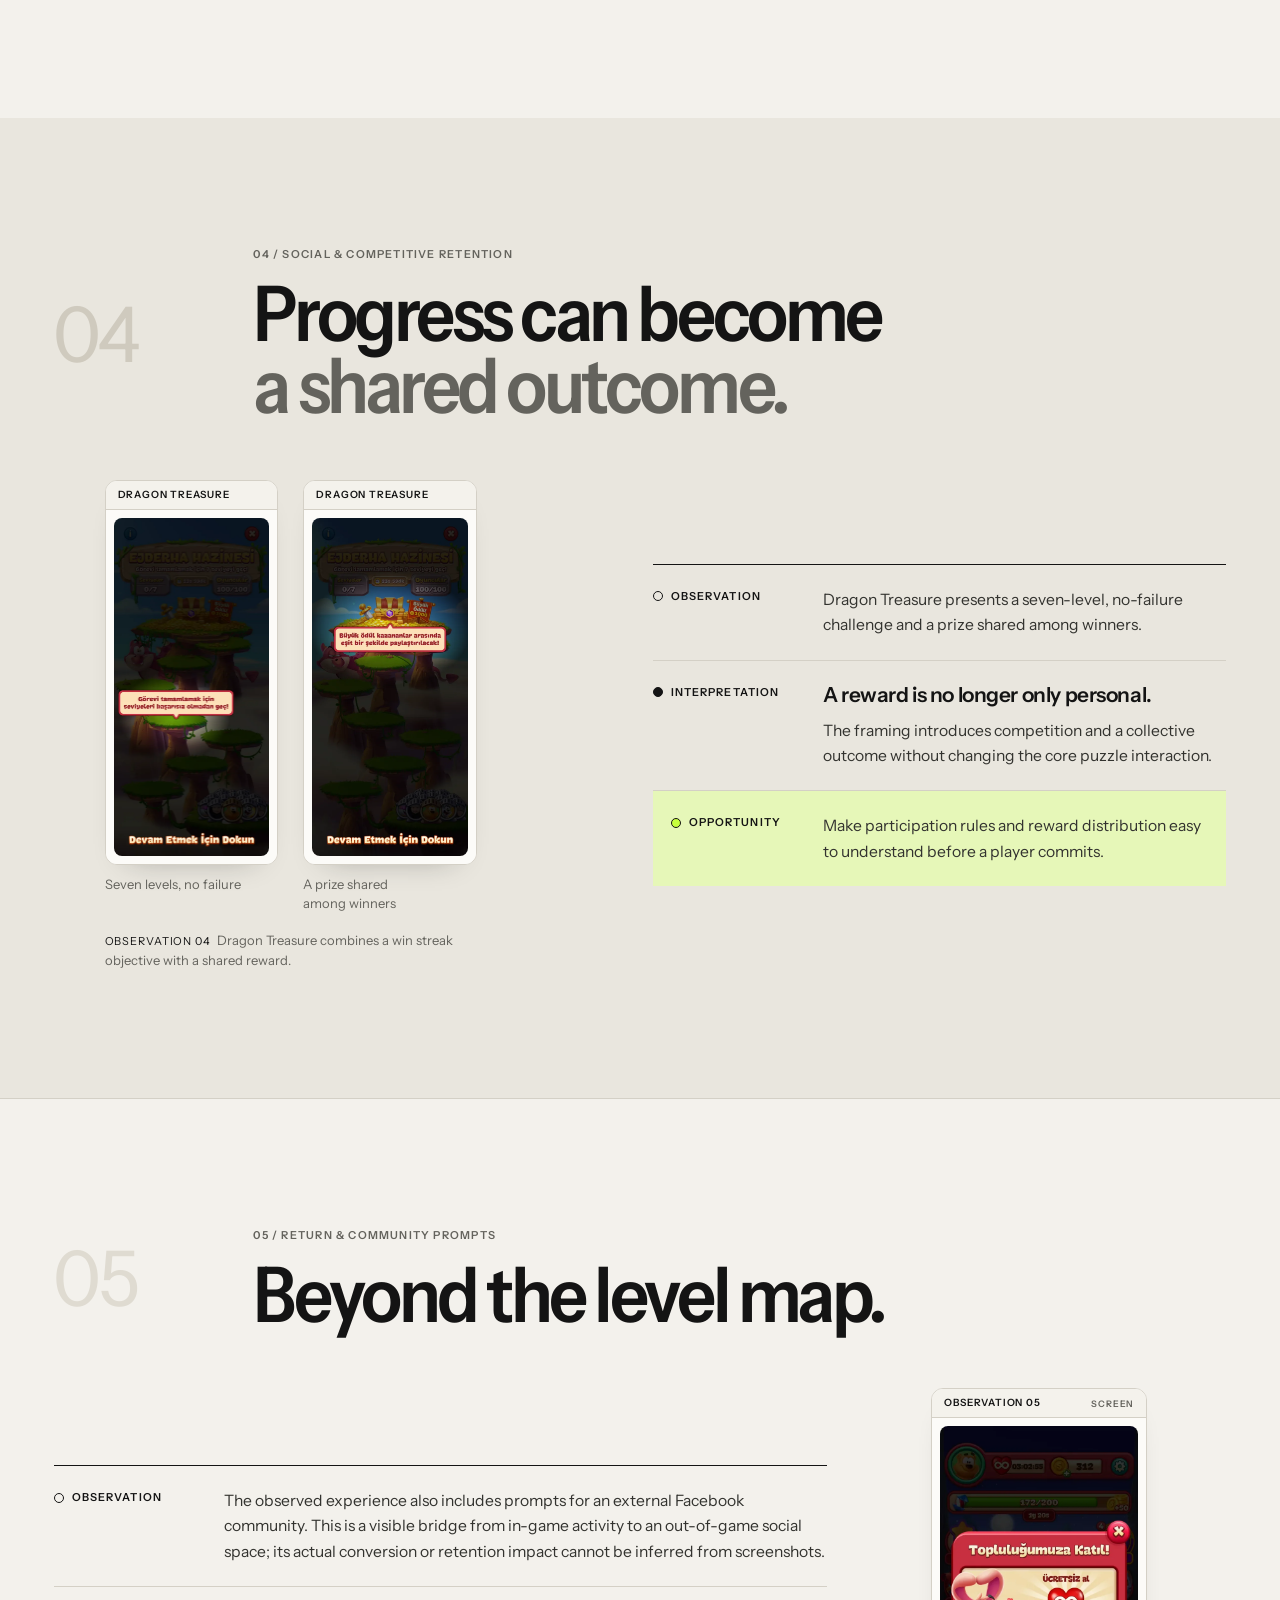
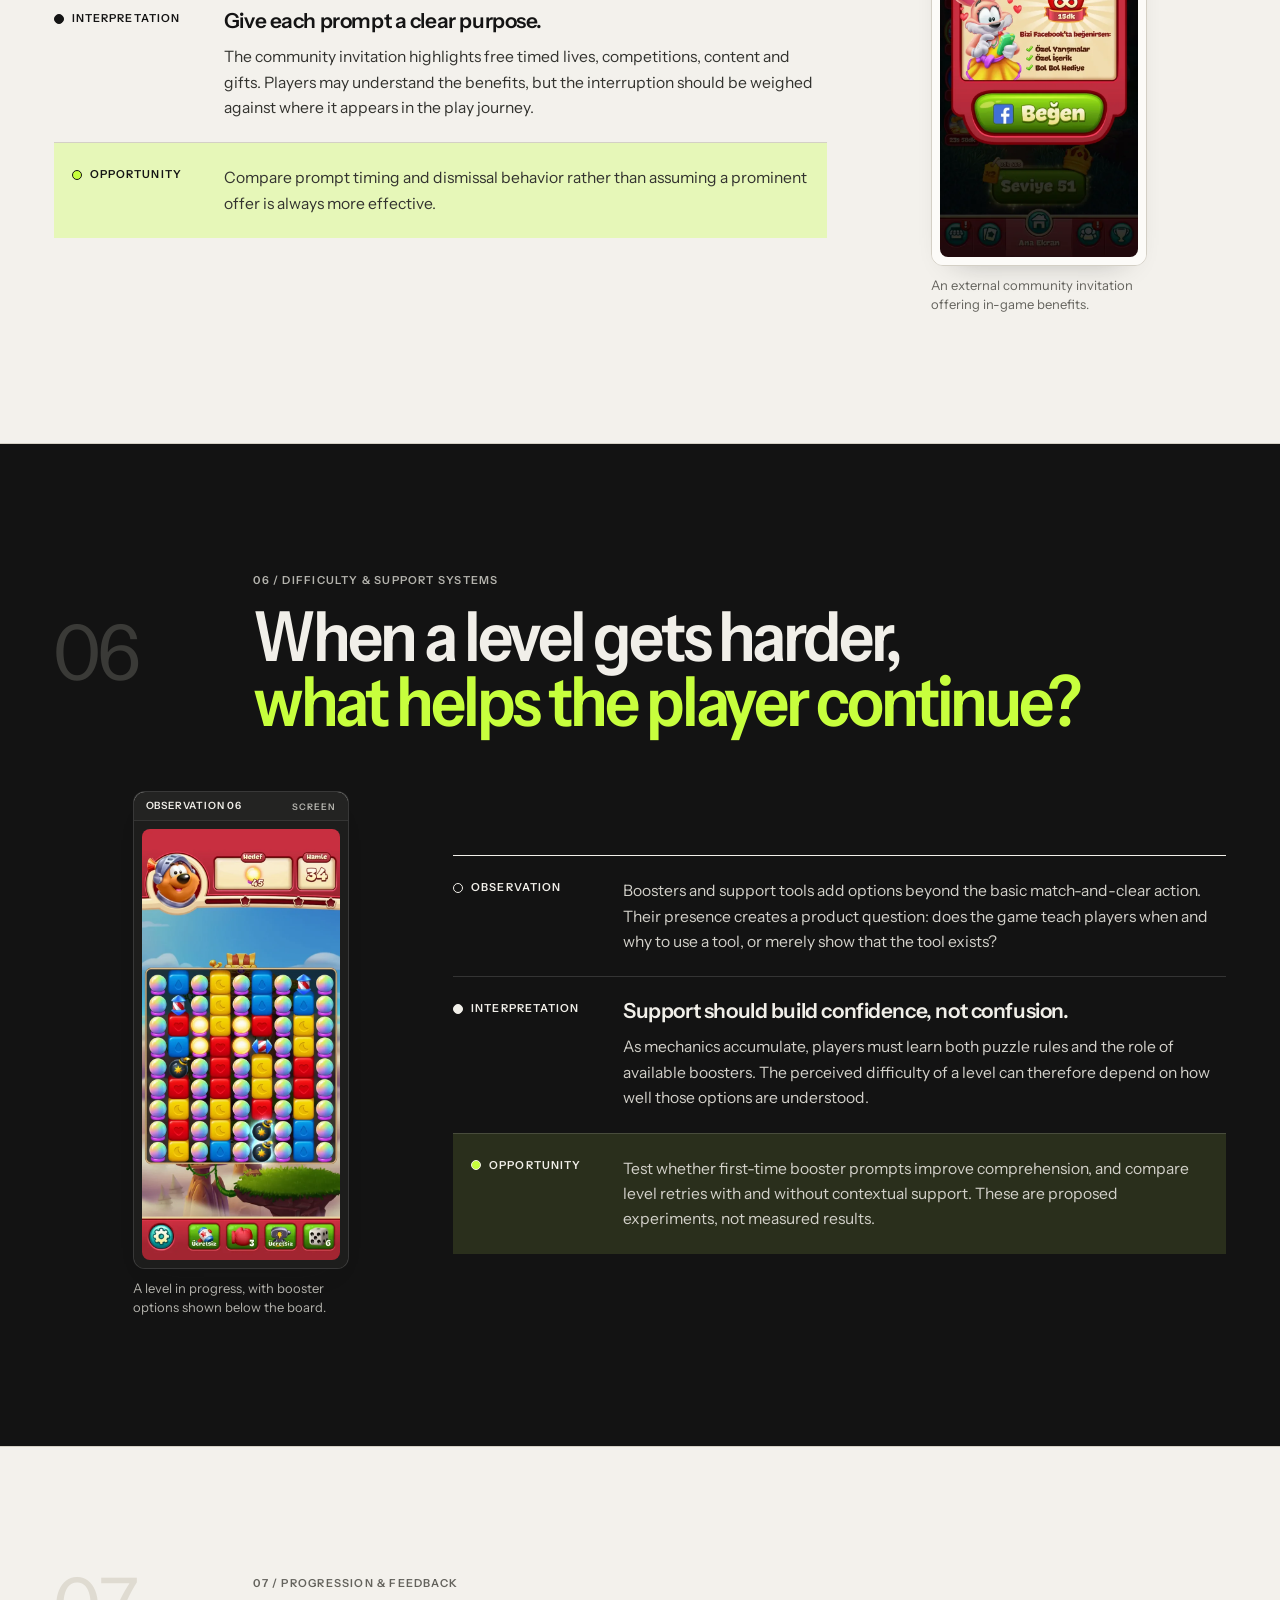
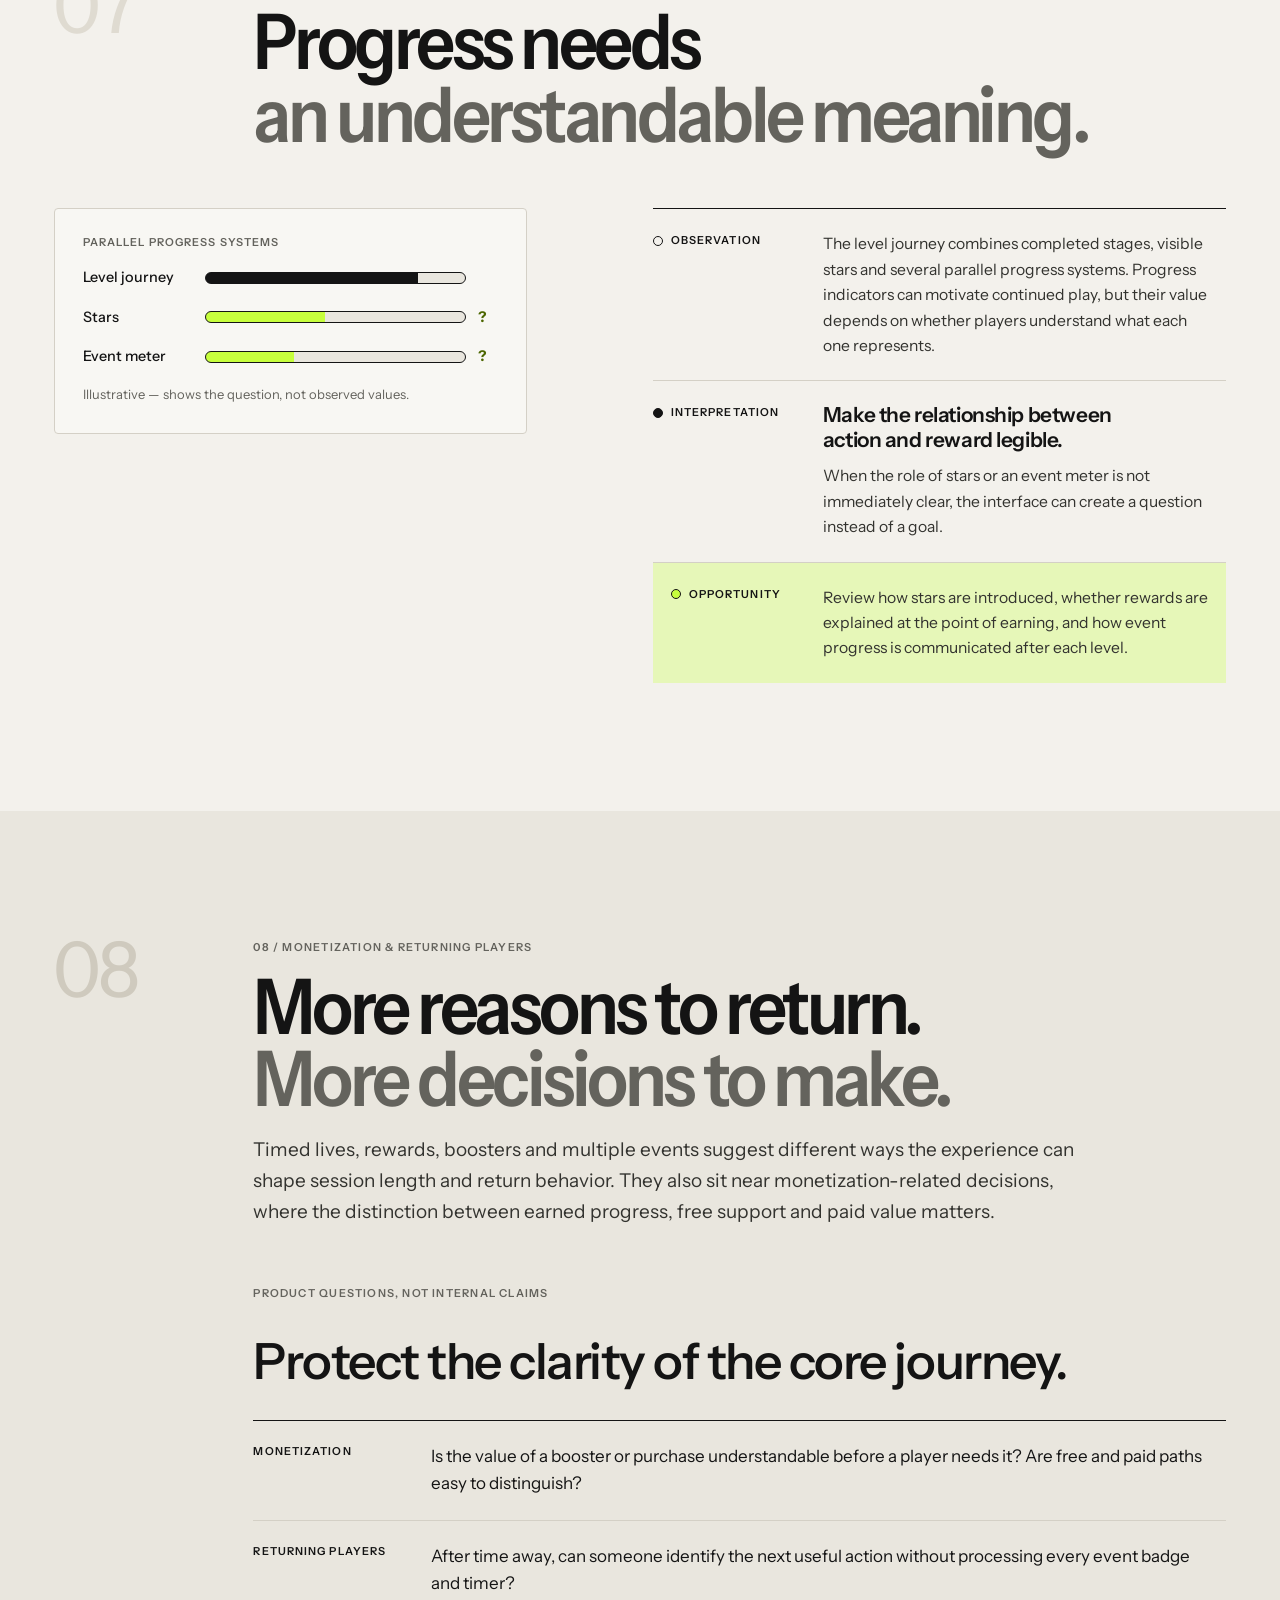
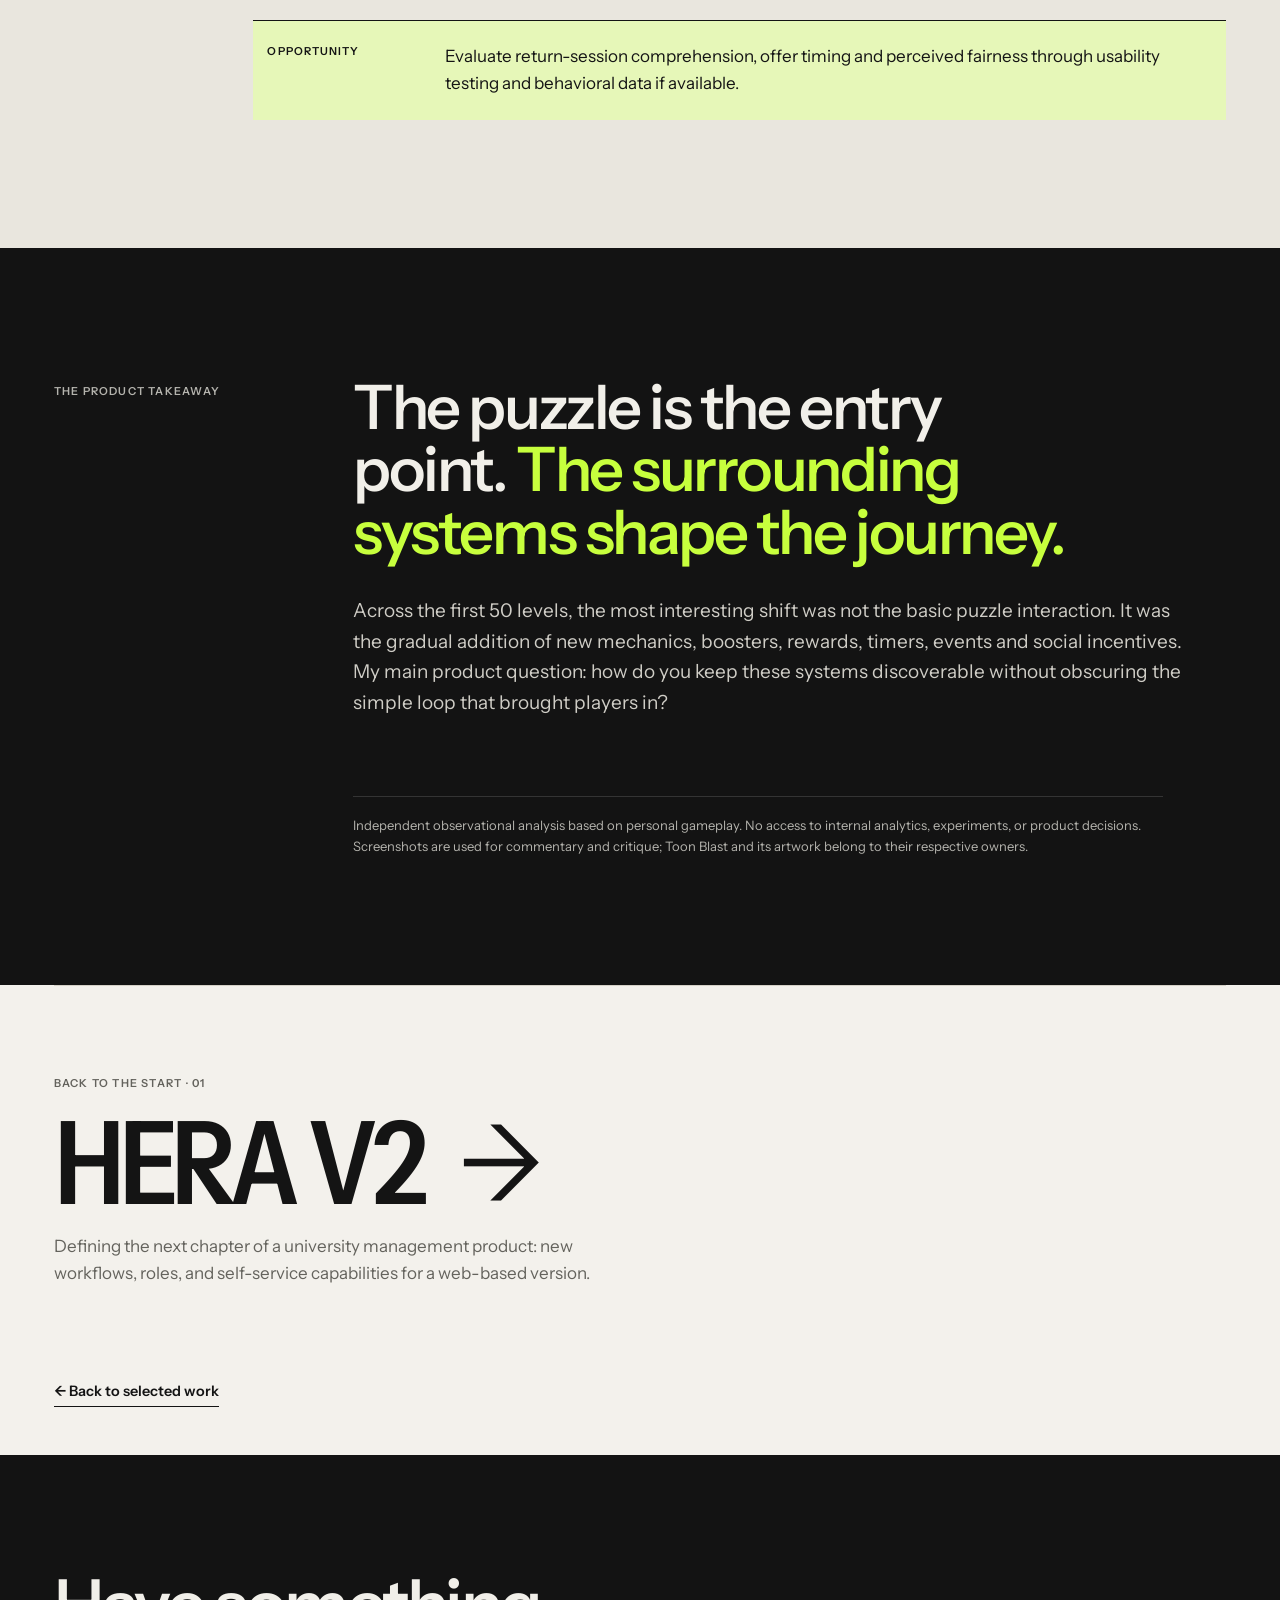
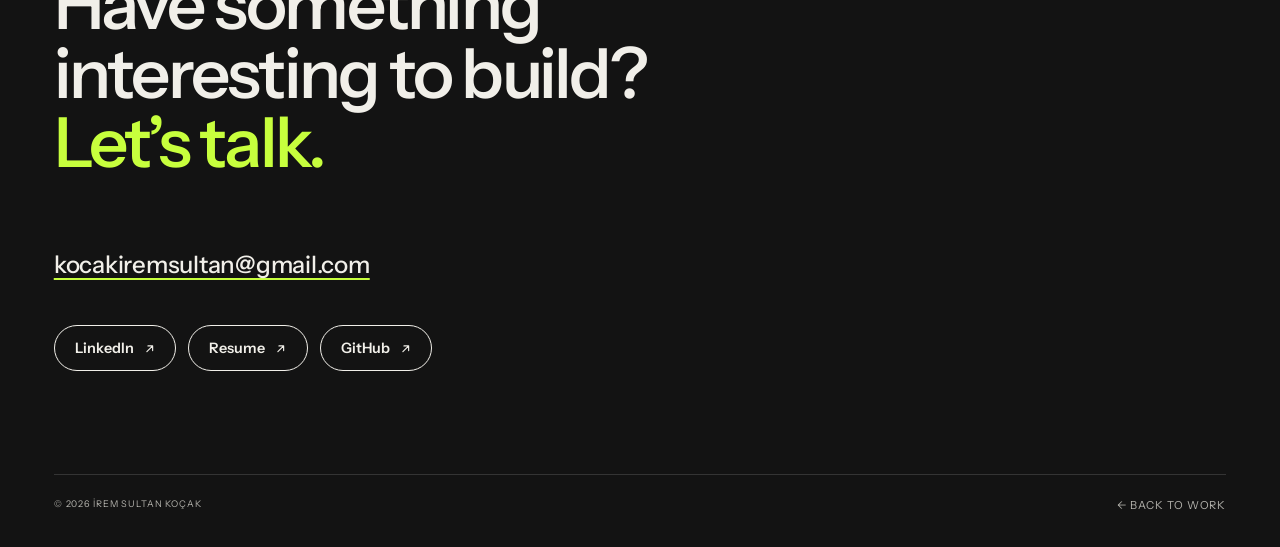
<file: toon-blast.html>
<!doctype html>
<html lang="en">
<head>
<meta charset="utf-8">
<meta name="viewport" content="width=device-width, initial-scale=1">
<title>Toon Blast — Product Teardown | İrem Sultan Koçak</title>
<meta name="description" content="An independent, player-perspective product teardown of the first 50 levels of Toon Blast: onboarding, progression, LiveOps, social retention and monetization.">
<meta property="og:title" content="Toon Blast — Product Teardown | İrem Sultan Koçak">
<meta property="og:description" content="An independent, player-perspective product teardown of the first 50 levels of Toon Blast: onboarding, progression, LiveOps, social retention and monetization.">
<meta property="og:type" content="article">
<meta property="og:url" content="https://iremsultankocak.github.io/toon-blast.html">
<meta property="og:site_name" content="İrem Sultan Koçak">
<meta property="og:locale" content="en_US">
<meta property="og:locale:alternate" content="tr_TR">
<meta property="og:image" content="https://iremsultankocak.github.io/assets/og-image.png">
<meta property="og:image:width" content="1200">
<meta property="og:image:height" content="630">
<meta property="og:image:alt" content="İrem Sultan Koçak — I turn complex workflows into clear product decisions.">
<meta name="twitter:card" content="summary_large_image">
<meta name="twitter:image" content="https://iremsultankocak.github.io/assets/og-image.png">
<meta name="theme-color" content="#f3f1ec">
<link rel="icon" href="data:image/svg+xml,%3Csvg xmlns='http://www.w3.org/2000/svg' viewBox='0 0 32 32'%3E%3Ccircle cx='16' cy='16' r='16' fill='%23141414'/%3E%3Ccircle cx='16' cy='16' r='6' fill='%23c7ff3d'/%3E%3C/svg%3E">
<link rel="preconnect" href="https://fonts.googleapis.com">
<link rel="preconnect" href="https://fonts.gstatic.com" crossorigin>
<link rel="stylesheet" href="https://fonts.googleapis.com/css2?family=Instrument+Sans:ital,wdth,wght@0,75..100,400..700;1,75..100,400..700&display=swap">
<link rel="alternate" hreflang="en" href="https://iremsultankocak.github.io/toon-blast.html">
<link rel="alternate" hreflang="tr" href="https://iremsultankocak.github.io/tr/toon-blast.html">
<link rel="alternate" hreflang="x-default" href="https://iremsultankocak.github.io/toon-blast.html">
<link rel="stylesheet" href="styles.css?v=20261012">
<script>document.documentElement.classList.add('js')</script>
<script src="main.js?v=20261012" defer></script>
</head>
<body class="toon">
<a class="skip-link" href="#main">Skip to content</a>
<header class="site-header">
  <div class="container">
    <a class="brand" href="index.html"><span class="brand-mark" aria-hidden="true">İ</span>İrem Sultan Koçak</a>
    <button class="nav-toggle" type="button" aria-expanded="false" aria-controls="site-nav"><span class="nav-toggle-bars" aria-hidden="true"></span>Menu</button>
    <nav id="site-nav" class="site-nav" aria-label="Primary">
      <ul class="nav-list">
        <li><a href="index.html#work">Work</a></li>
        <li><a href="about.html">About</a></li>
        <li><a class="ext" href="assets/resume.pdf" target="_blank" rel="noopener">Resume</a></li>
        <li><a class="ext" href="https://www.linkedin.com/in/irem-sultan-kocak" rel="noopener">LinkedIn</a></li>
        <li class="lang-switch"><a href="toon-blast.html" lang="en" hreflang="en" aria-current="true">EN</a><span aria-hidden="true">/</span><a href="tr/toon-blast.html" lang="tr" hreflang="tr">TR</a></li>
      </ul>
    </nav>
  </div>
</header>

<main id="main">
  <!-- Hero -->
  <section class="case-hero container" aria-labelledby="case-title">
    <div class="grid">
      <p class="eyebrow reveal"><span>04 / Independent game product teardown · First 50 levels</span></p>
      <h1 id="case-title" class="toon-title case-title reveal reveal-d1">50 LEVELS.<br><span class="q">ONE QUESTION.</span></h1>
      <p class="case-sub reveal reveal-d2" style="margin-top:12px">How does a simple puzzle loop become a much larger product ecosystem?</p>
      <p class="lead case-lede reveal reveal-d2">A player-perspective teardown of Toon Blast, tracing how onboarding, progression, timed events and social prompts enter the experience. These are observations and product hypotheses—not claims about the game's internal data or strategy.</p>
      <div class="case-status reveal reveal-d3"><span class="status">Independent teardown</span><span class="status status--outline">No internal data</span></div>
      <dl class="meta-strip meta-strip--3 case-meta reveal">
        <div><dt>Method</dt><dd>First-hand playthrough</dd></div>
        <div><dt>Scope</dt><dd>Levels 1–50</dd></div>
        <div><dt>Lens</dt><dd>UX · Retention · LiveOps</dd></div>
      </dl>
    </div>
    <div class="mt-l" aria-label="Scope of observation: levels 1 to 50">
      <div class="toon-scope reveal" aria-hidden="true"><i></i><i></i><i></i><i></i><i></i><i></i><i></i><i></i><i></i><i></i><i></i><i></i><i></i><i></i><i></i><i></i><i></i><i></i><i></i><i></i><i></i><i></i><i></i><i></i><i></i><i></i><i></i><i></i><i></i><i></i><i></i><i></i><i></i><i></i><i></i><i></i><i></i><i></i><i></i><i></i><i></i><i></i><i></i><i></i><i></i><i></i><i></i><i></i><i></i><i></i></div>
      <div class="toon-scope-axis"><span>Level 1</span><span>Scope of observation</span><span>Level 50</span></div>
    </div>
  </section>

  <nav class="chapter-nav container" aria-label="Teardown sections">
    <ol>
      <li><a href="#s1"><span>01</span>Core loop</a></li>
      <li><a href="#s2"><span>02</span>LiveOps</a></li>
      <li><a href="#s3"><span>03</span>Event onboarding</a></li>
      <li><a href="#s4"><span>04</span>Social retention</a></li>
      <li><a href="#s5"><span>05</span>Community prompts</a></li>
      <li><a href="#s6"><span>06</span>Difficulty &amp; support</a></li>
      <li><a href="#s7"><span>07</span>Progression</a></li>
      <li><a href="#s8"><span>08</span>Monetization</a></li>
    </ol>
  </nav>

  <!-- 01 Core loop -->
  <section id="s1" class="section container toon-chapter">
    <div class="grid section-head">
      <p class="section-no" aria-hidden="true">01</p>
      <div class="section-body">
        <p class="eyebrow">01 / The core loop</p>
        <h2 class="h1" style="font-size:clamp(2.6rem,6vw,5.5rem)">Easy to enter.<br><em>More to learn.</em></h2>
      </div>
    </div>

    <div class="loop mb-m reveal">
      <div class="loop-ring" role="img" aria-label="Core loop: play, learn, try, progress. Surrounding systems observed in this teardown: timed events, social and community prompts, boosters and support, and rewards and lives.">
        <div class="loop-core"><div><small>Core loop</small><b>Match &amp; clear</b></div></div>
        <span class="loop-node n1">Play</span>
        <span class="loop-node n2">Learn</span>
        <span class="loop-node n3">Try</span>
        <span class="loop-node n4">Progress</span>
        <span class="loop-sys s1">Timed events</span>
        <span class="loop-sys s2">Social</span>
        <span class="loop-sys s3">Boosters</span>
        <span class="loop-sys s4">Rewards</span>
      </div>
      <div class="loop-legend">
        <p class="eyebrow mb-m">Core gameplay &amp; retention systems</p>
        <dl>
          <div><dt><i style="background:var(--lime)"></i>Core loop</dt><dd>Play → Learn → Try → Progress. New mechanics enter through contextual prompts.</dd></div>
          <div><dt><i style="border-style:dashed;background:var(--bg)"></i>Surrounding systems</dt><dd>Timed events, social incentives, boosters and rewards observed around the loop across the first 50 levels.</dd></div>
        </dl>
        <p class="note">A summary of this teardown's observations — not the game's internal model.</p>
      </div>
    </div>

    <div class="grid mt-xl">
      <figure class="shot-card tc-media reveal"><div class="wf"><div class="wf-top"><b>Observation 01</b><em>Screen</em></div><div class="shot-card-img"><img src="assets/toon-blast/onboarding-balloon.webp" width="621" height="1350" alt="Contextual tutorial introducing the colored balloon mechanic" loading="lazy"></div></div><figcaption class="wf-cap"><p>A balloon mechanic explained at the moment it becomes relevant.</p></figcaption></figure>
      <div class="tc-body reveal reveal-d1">
        <div class="oio oio--stack">
          <div class="o-obs"><span class="oio-label">Observation</span><p>The basic match-and-clear interaction is understandable quickly. Additional tile mechanics are introduced through contextual prompts rather than a dense explanation up front.</p></div>
          <div class="o-int"><span class="oio-label">Interpretation</span><div><h3>Teach in context, not in a manual.</h3><p>The tutorial connects a new objective to an immediate action. This may reduce the amount of information a player must remember before acting.</p></div></div>
          <div class="o-opp"><span class="oio-label">Opportunity</span><p>Keep new mechanic introductions short and test whether players understand the rule after the prompt disappears.</p></div>
        </div>
      </div>
    </div>
  </section>

  <!-- 02 LiveOps -->
  <section id="s2" class="section band--dark on-dark toon-chapter">
    <div class="container">
      <div class="grid section-head">
        <p class="section-no" aria-hidden="true">02</p>
        <div class="section-body">
          <p class="eyebrow">02 / LiveOps discovery</p>
          <h2 class="h1" style="font-size:clamp(2.6rem,6vw,5.5rem)">The home screen is<br><span class="lime">an event hub.</span></h2>
        </div>
      </div>
      <div class="grid is-flip">
        <figure class="shot-card tc-media reveal"><div class="wf"><div class="wf-top"><b>Observation 02</b><em>Screen</em></div><div class="shot-card-img"><img src="assets/toon-blast/home-event-hub.webp" width="621" height="1350" alt="Home screen showing simultaneous events and timers around the level button" loading="lazy"></div></div><figcaption class="wf-cap"><p>Multiple event surfaces surrounding the primary level action.</p></figcaption></figure>
        <div class="tc-body reveal reveal-d1">
          <div class="oio oio--stack">
            <div class="o-obs"><span class="oio-label">Observation</span><p>The home screen presents multiple time-limited activities at once. Countdown labels, progress bars, reward icons and notification badges compete for attention alongside the primary level button.</p></div>
            <div class="o-int"><span class="oio-label">Interpretation</span><div><h3>Visibility creates urgency—and complexity.</h3><p>Timed content gives players additional reasons to return, while several simultaneous entry points can make it harder to know what matters next.</p></div></div>
            <div class="o-opp"><span class="oio-label">Opportunity</span><p>Explore a clearer hierarchy between the next level, active event progress and secondary promotions.</p></div>
          </div>
        </div>
      </div>
    </div>
  </section>

  <!-- 03 Event onboarding -->
  <section id="s3" class="section container">
    <div class="grid section-head">
      <p class="section-no" aria-hidden="true">03</p>
      <div class="section-body">
        <p class="eyebrow">03 / Event onboarding</p>
        <h2 class="h1" style="font-size:clamp(2.6rem,6vw,5.5rem)">One event.<br><em>A second progression loop.</em></h2>
        <p class="prose prose--lg">The Space Miner event introduces its own instructions, tool resource, board and reward path. It adds a short-term objective outside the main puzzle progression.</p>
      </div>
    </div>
    <div class="event-loop reveal" role="img" aria-label="Two parallel loops: the main puzzle progression, and the Space Miner event loop with its own instructions, tool resource, board and reward path">
      <div class="el-main">
        <p class="eyebrow mb-m">Main puzzle progression</p>
        <ol class="track track--main"><li><span>A</span>Next level</li><li><span>B</span>Clear the puzzle</li><li><span>C</span>Advance on the level map</li></ol>
      </div>
      <div class="el-event">
        <p class="eyebrow mb-m">Space Miner · event loop</p>
        <ol class="track track--event"><li><span>01</span>Learn the event-specific action</li><li><span>02</span>Tool resource</li><li><span>03</span>Event board</li><li><span>04</span>Reward path — and the next resource constraint</li></ol>
      </div>
    </div>
    <div class="grid mt-xl">
      <div class="reading">
        <p class="eyebrow" style="color:var(--olive)">Product hypothesis</p>
        <p class="pullquote mt-s" style="max-width:none;font-size:clamp(1.4rem,2.4vw,2rem)">A separate event loop may extend session goals beyond clearing the next puzzle. Its value should be evaluated against comprehension and cognitive load.</p>
      </div>
    </div>
  </section>

  <!-- 04 Social -->
  <section id="s4" class="section band toon-chapter">
    <div class="container">
      <div class="grid section-head">
        <p class="section-no" aria-hidden="true">04</p>
        <div class="section-body">
          <p class="eyebrow">04 / Social &amp; competitive retention</p>
          <h2 class="h1" style="font-size:clamp(2.6rem,6vw,5.5rem)">Progress can become<br><em>a shared outcome.</em></h2>
        </div>
      </div>
      <div class="grid">
        <div class="l5 reveal">
          <div class="phone-duo">
            <figure class="shot-card  reveal"><div class="wf"><div class="wf-top"><b>Dragon Treasure</b><em>Screen</em></div><div class="shot-card-img"><img src="assets/toon-blast/dragon-treasure-rule.webp" width="621" height="1350" alt="Dragon Treasure event prompt: pass the levels without failing to complete the mission" loading="lazy"></div></div><figcaption class="wf-cap"><p>Seven levels, no failure</p></figcaption></figure>
            <figure class="shot-card  reveal"><div class="wf"><div class="wf-top"><b>Dragon Treasure</b><em>Screen</em></div><div class="shot-card-img"><img src="assets/toon-blast/dragon-treasure-shared-reward.webp" width="621" height="1350" alt="Dragon Treasure event prompt: the grand prize will be shared equally among winners" loading="lazy"></div></div><figcaption class="wf-cap"><p>A prize shared among winners</p></figcaption></figure>
          </div>
          <p class="caption mt-s"><span class="caption-label">Observation 04</span>Dragon Treasure combines a win streak objective with a shared reward.</p>
        </div>
        <div class="r6 reveal reveal-d1">
          <div class="oio oio--stack">
            <div class="o-obs"><span class="oio-label">Observation</span><p>Dragon Treasure presents a seven-level, no-failure challenge and a prize shared among winners.</p></div>
            <div class="o-int"><span class="oio-label">Interpretation</span><div><h3>A reward is no longer only personal.</h3><p>The framing introduces competition and a collective outcome without changing the core puzzle interaction.</p></div></div>
            <div class="o-opp"><span class="oio-label">Opportunity</span><p>Make participation rules and reward distribution easy to understand before a player commits.</p></div>
          </div>
        </div>
      </div>
    </div>
  </section>

  <!-- 05 Community -->
  <section id="s5" class="section container toon-chapter">
    <div class="grid section-head">
      <p class="section-no" aria-hidden="true">05</p>
      <div class="section-body">
        <p class="eyebrow">05 / Return &amp; community prompts</p>
        <h2 class="h1" style="font-size:clamp(2.6rem,6vw,5.5rem)">Beyond the level map.</h2>
      </div>
    </div>
    <div class="grid is-flip">
      <figure class="shot-card tc-media reveal"><div class="wf"><div class="wf-top"><b>Observation 05</b><em>Screen</em></div><div class="shot-card-img"><img src="assets/toon-blast/community-invitation.webp" width="621" height="1350" alt="Facebook community invitation popup offering free timed lives, special competitions, content and gifts" loading="lazy"></div></div><figcaption class="wf-cap"><p>An external community invitation offering in-game benefits.</p></figcaption></figure>
      <div class="tc-body reveal reveal-d1">
        <div class="oio oio--stack">
          <div class="o-obs"><span class="oio-label">Observation</span><p>The observed experience also includes prompts for an external Facebook community. This is a visible bridge from in-game activity to an out-of-game social space; its actual conversion or retention impact cannot be inferred from screenshots.</p></div>
          <div class="o-int"><span class="oio-label">Interpretation</span><div><h3>Give each prompt a clear purpose.</h3><p>The community invitation highlights free timed lives, competitions, content and gifts. Players may understand the benefits, but the interruption should be weighed against where it appears in the play journey.</p></div></div>
          <div class="o-opp"><span class="oio-label">Opportunity</span><p>Compare prompt timing and dismissal behavior rather than assuming a prominent offer is always more effective.</p></div>
        </div>
      </div>
    </div>
  </section>

  <!-- 06 Difficulty -->
  <section id="s6" class="section band--dark on-dark toon-chapter">
    <div class="container">
      <div class="grid section-head">
        <p class="section-no" aria-hidden="true">06</p>
        <div class="section-body">
          <p class="eyebrow">06 / Difficulty &amp; support systems</p>
          <h2 class="h1" style="font-size:clamp(2.4rem,5.4vw,5rem)">When a level gets harder,<br><span class="lime">what helps the player continue?</span></h2>
        </div>
      </div>
      <div class="grid">
        <figure class="shot-card tc-media reveal"><div class="wf"><div class="wf-top"><b>Observation 06</b><em>Screen</em></div><div class="shot-card-img"><img src="assets/toon-blast/level-boosters.webp" width="621" height="1350" alt="A Toon Blast level in progress with a row of booster options below the board" loading="lazy"></div></div><figcaption class="wf-cap"><p>A level in progress, with booster options shown below the board.</p></figcaption></figure>
        <div class="tc-body reveal reveal-d1">
          <div class="oio oio--stack">
            <div class="o-obs"><span class="oio-label">Observation</span><p>Boosters and support tools add options beyond the basic match-and-clear action. Their presence creates a product question: does the game teach players when and why to use a tool, or merely show that the tool exists?</p></div>
            <div class="o-int"><span class="oio-label">Interpretation</span><div><h3>Support should build confidence, not confusion.</h3><p>As mechanics accumulate, players must learn both puzzle rules and the role of available boosters. The perceived difficulty of a level can therefore depend on how well those options are understood.</p></div></div>
            <div class="o-opp"><span class="oio-label">Opportunity</span><p>Test whether first-time booster prompts improve comprehension, and compare level retries with and without contextual support. These are proposed experiments, not measured results.</p></div>
          </div>
        </div>
      </div>
    </div>
  </section>

  <!-- 07 Progression -->
  <section id="s7" class="section container">
    <div class="grid section-head">
      <p class="section-no" aria-hidden="true">07</p>
      <div class="section-body">
        <p class="eyebrow">07 / Progression &amp; feedback</p>
        <h2 class="h1" style="font-size:clamp(2.6rem,6vw,5.5rem)">Progress needs<br><em>an understandable meaning.</em></h2>
      </div>
    </div>
    <div class="grid" style="row-gap:40px">
      <div class="l5 reveal">
        <div class="dgm" role="img" aria-label="Several parallel progress systems: level journey, stars and event progress, each needing a clear meaning">
          <span class="dgm-title">Parallel progress systems</span>
          <div class="par-bars">
            <div><span>Level journey</span><i style="--w:82%"></i></div>
            <div><span>Stars</span><i style="--w:46%"></i><b>?</b></div>
            <div><span>Event meter</span><i style="--w:34%"></i><b>?</b></div>
          </div>
          <p class="caption mt-s">Illustrative — shows the question, not observed values.</p>
        </div>
      </div>
      <div class="r6 reveal reveal-d1">
        <div class="oio oio--stack">
          <div class="o-obs"><span class="oio-label">Observation</span><p>The level journey combines completed stages, visible stars and several parallel progress systems. Progress indicators can motivate continued play, but their value depends on whether players understand what each one represents.</p></div>
          <div class="o-int"><span class="oio-label">Interpretation</span><div><h3>Make the relationship between action and reward legible.</h3><p>When the role of stars or an event meter is not immediately clear, the interface can create a question instead of a goal.</p></div></div>
          <div class="o-opp"><span class="oio-label">Opportunity</span><p>Review how stars are introduced, whether rewards are explained at the point of earning, and how event progress is communicated after each level.</p></div>
        </div>
      </div>
    </div>
  </section>

  <!-- 08 Monetization -->
  <section id="s8" class="section band">
    <div class="container">
      <div class="grid section-head">
        <p class="section-no" aria-hidden="true">08</p>
        <div class="section-body">
          <p class="eyebrow">08 / Monetization &amp; returning players</p>
          <h2 class="h1" style="font-size:clamp(2.6rem,6vw,5.5rem)">More reasons to return.<br><em>More decisions to make.</em></h2>
          <p class="prose prose--lg">Timed lives, rewards, boosters and multiple events suggest different ways the experience can shape session length and return behavior. They also sit near monetization-related decisions, where the distinction between earned progress, free support and paid value matters.</p>
        </div>
      </div>
      <div class="grid">
        <div class="inset reveal">
          <p class="eyebrow mb-m">Product questions, not internal claims</p>
          <h3 class="h2 mb-m">Protect the clarity of the core journey.</h3>
          <ol class="questions">
            <li><b>Monetization</b><p>Is the value of a booster or purchase understandable before a player needs it? Are free and paid paths easy to distinguish?</p></li>
            <li><b>Returning players</b><p>After time away, can someone identify the next useful action without processing every event badge and timer?</p></li>
            <li class="is-opp"><b>Opportunity</b><p>Evaluate return-session comprehension, offer timing and perceived fairness through usability testing and behavioral data if available.</p></li>
          </ol>
        </div>
      </div>
    </div>
  </section>

  <!-- Takeaway -->
  <section class="reflection band--dark on-dark" aria-labelledby="learn-title">
    <div class="container">
      <div class="grid">
        <p class="eyebrow">The product takeaway</p>
        <div class="reflection-body reveal">
          <h2 id="learn-title" style="max-width:22ch">The puzzle is the entry point. <em>The surrounding systems shape the journey.</em></h2>
          <p class="prose prose--lg">Across the first 50 levels, the most interesting shift was not the basic puzzle interaction. It was the gradual addition of new mechanics, boosters, rewards, timers, events and social incentives. My main product question: how do you keep these systems discoverable without obscuring the simple loop that brought players in?</p>
          <p class="disclaimer">Independent observational analysis based on personal gameplay. No access to internal analytics, experiments, or product decisions. Screenshots are used for commentary and critique; Toon Blast and its artwork belong to their respective owners.</p>
        </div>
      </div>
    </div>
  </section>

  <div class="container">
    <a class="next-project" href="hera-v2.html">
      <p class="eyebrow">Back to the start · 01</p>
      <span class="np-title">HERA V2 <span class="np-arrow" aria-hidden="true">→</span></span>
      <span class="np-sub">Defining the next chapter of a university management product: new workflows, roles, and self-service capabilities for a web-based version.</span>
    </a>
    <p style="padding-bottom:48px"><a class="link" href="index.html#work">← Back to selected work</a></p>
  </div>
</main>

<footer class="site-footer on-dark">
  <div class="container">
    <p class="footer-cta">Have something interesting to build? <em>Let’s talk.</em></p>
    <p class="footer-mail"><a href="mailto:kocakiremsultan@gmail.com">kocakiremsultan@gmail.com</a></p>
    <div class="footer-links">
      <a class="btn" href="https://www.linkedin.com/in/irem-sultan-kocak" rel="noopener">LinkedIn <svg class="i-ne" aria-hidden="true" width="0.8em" height="0.8em" viewBox="0 0 16 16" fill="none" stroke="currentColor" stroke-width="1.6" stroke-linecap="round" stroke-linejoin="round"><path d="M4 12 12 4M5.5 4H12v6.5"/></svg></a>
      <a class="btn" href="assets/resume.pdf" target="_blank" rel="noopener">Resume <svg class="i-ne" aria-hidden="true" width="0.8em" height="0.8em" viewBox="0 0 16 16" fill="none" stroke="currentColor" stroke-width="1.6" stroke-linecap="round" stroke-linejoin="round"><path d="M4 12 12 4M5.5 4H12v6.5"/></svg></a>
      <a class="btn" href="https://github.com/iremsultankocak" rel="noopener">GitHub <svg class="i-ne" aria-hidden="true" width="0.8em" height="0.8em" viewBox="0 0 16 16" fill="none" stroke="currentColor" stroke-width="1.6" stroke-linecap="round" stroke-linejoin="round"><path d="M4 12 12 4M5.5 4H12v6.5"/></svg></a>
    </div>
    <div class="footer-meta"><small>© 2026 İrem Sultan Koçak</small><a href="index.html#work">← Back to work</a></div>
  </div>
</footer>
</body>
</html>
</file>
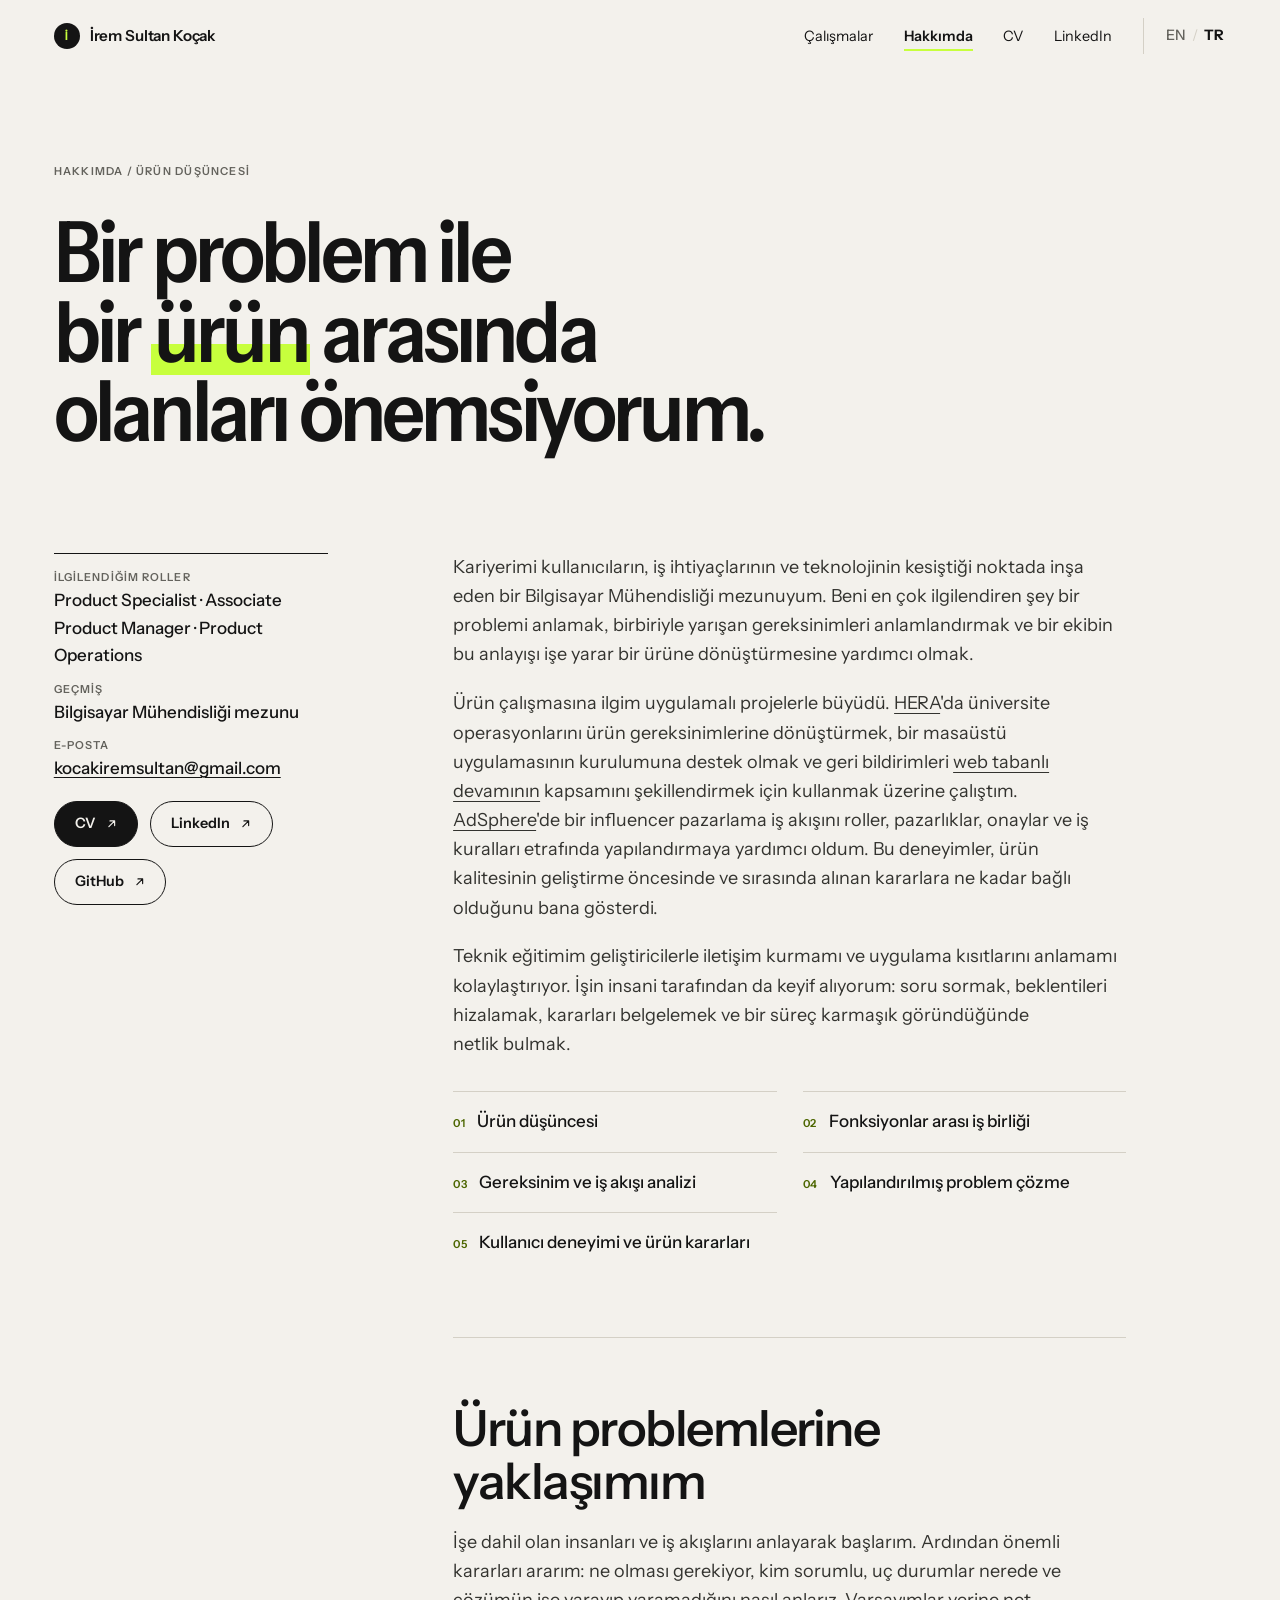
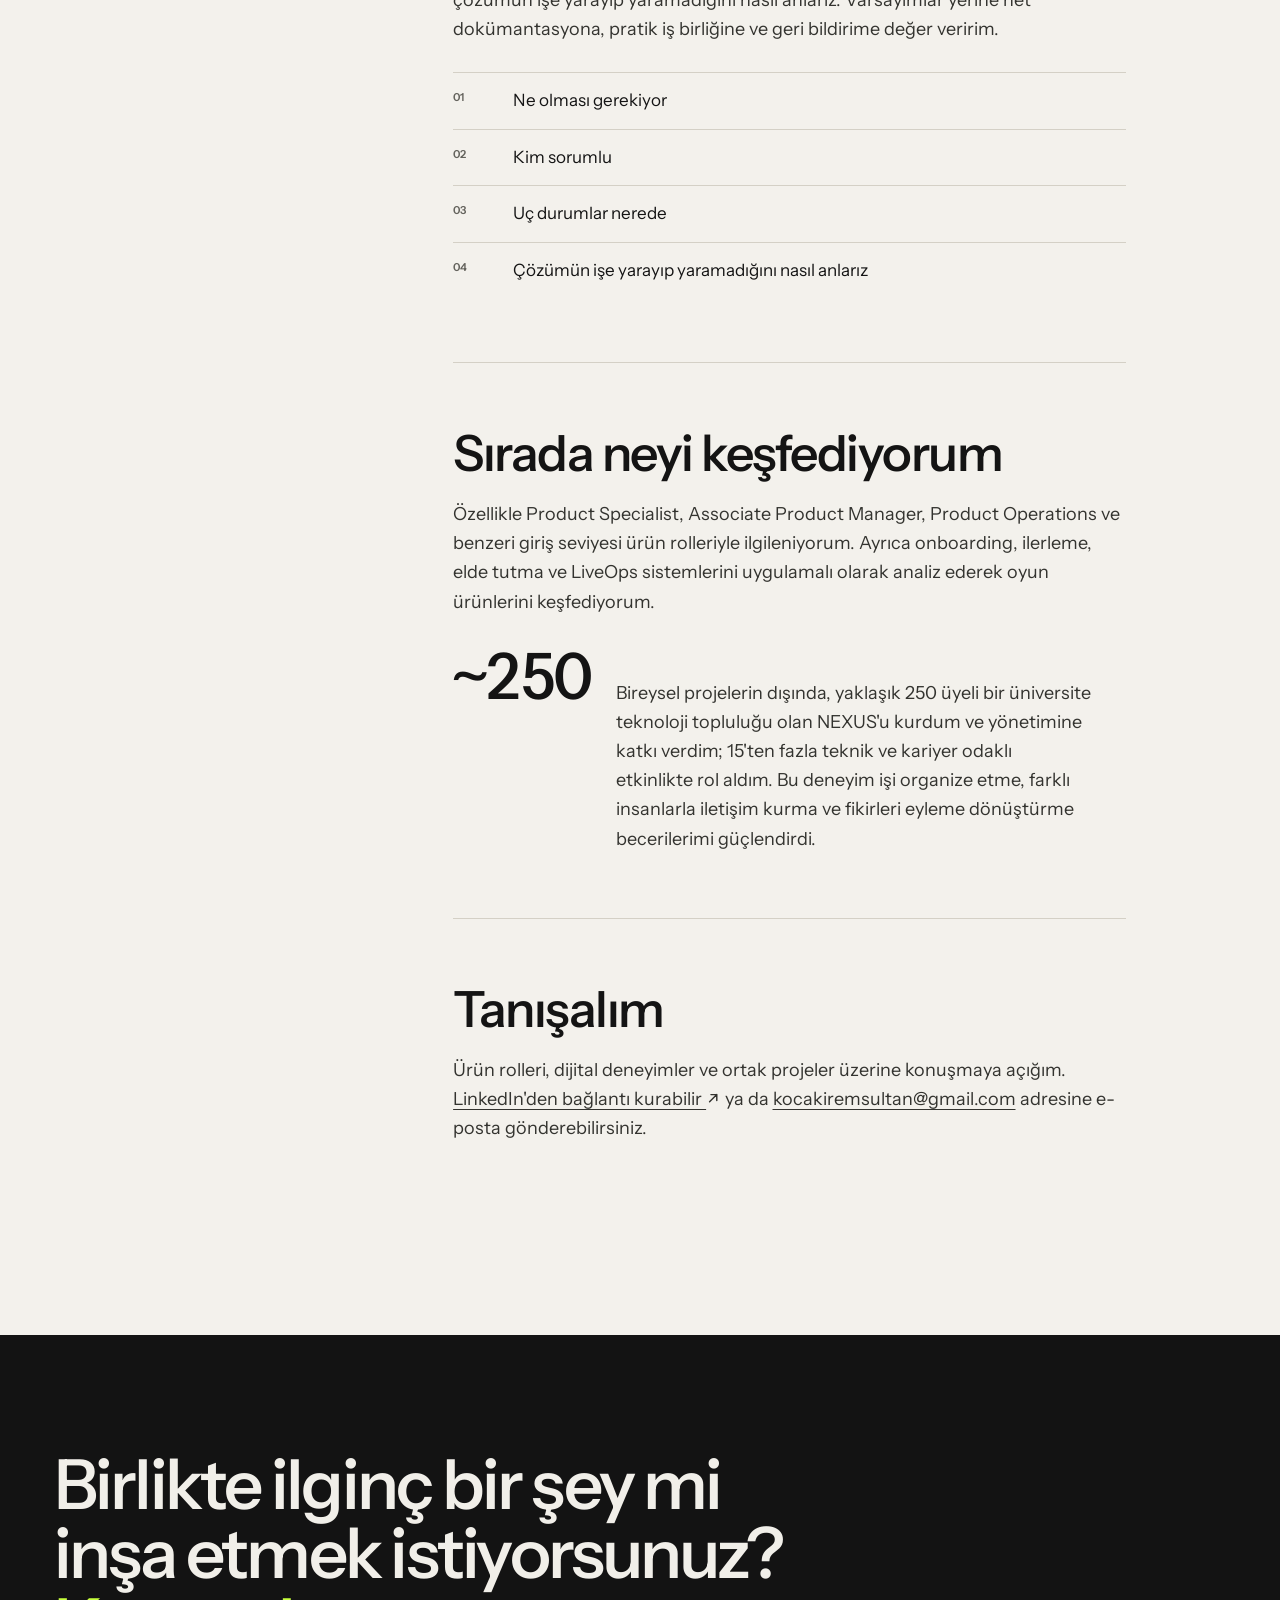
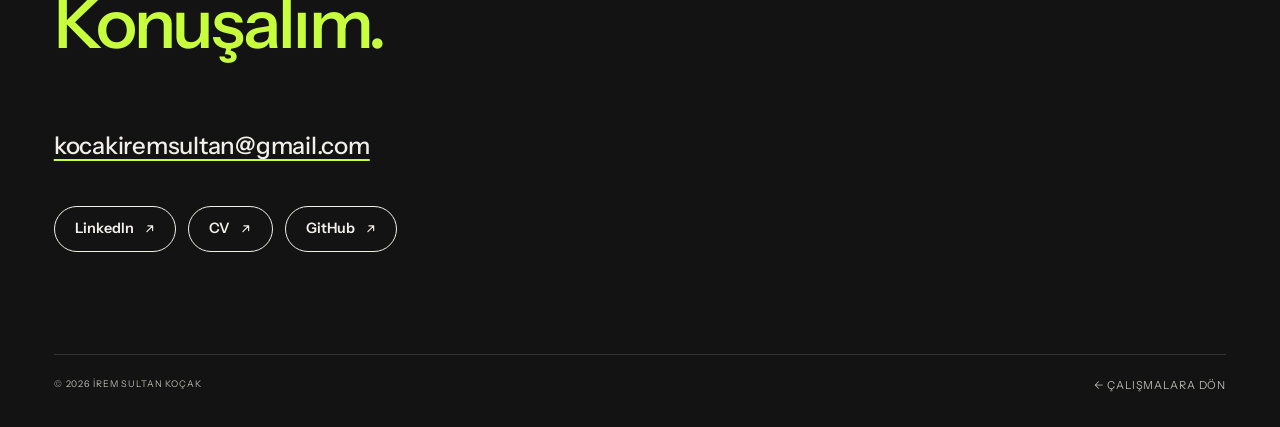
<file: tr/about.html>
<!doctype html>
<html lang="tr"><head>
<meta charset="utf-8">
<meta name="viewport" content="width=device-width, initial-scale=1">
<title>Hakkımda — İrem Sultan Koçak</title>
<meta name="description" content="İrem Sultan Koçak hakkında: ürün düşüncesi, gereksinim ve iş akışı analizi, fonksiyonlar arası iş birliği.">
<meta property="og:title" content="Hakkımda — İrem Sultan Koçak">
<meta property="og:description" content="İrem Sultan Koçak hakkında: ürün düşüncesi, gereksinim ve iş akışı analizi, fonksiyonlar arası iş birliği.">
<meta property="og:type" content="article">
<meta property="og:url" content="https://iremsultankocak.github.io/tr/about.html">
<meta property="og:site_name" content="İrem Sultan Koçak">
<meta property="og:locale" content="tr_TR">
<meta property="og:locale:alternate" content="en_US">
<meta property="og:image" content="https://iremsultankocak.github.io/assets/og-image-tr.png">
<meta property="og:image:width" content="1200">
<meta property="og:image:height" content="630">
<meta property="og:image:alt" content="İrem Sultan Koçak — Karmaşık iş akışlarını net ürün kararlarına dönüştürüyorum.">
<meta name="twitter:card" content="summary_large_image">
<meta name="twitter:image" content="https://iremsultankocak.github.io/assets/og-image-tr.png">
<meta name="theme-color" content="#f3f1ec">
<link rel="icon" href="data:image/svg+xml,%3Csvg xmlns='http://www.w3.org/2000/svg' viewBox='0 0 32 32'%3E%3Ccircle cx='16' cy='16' r='16' fill='%23141414'/%3E%3Ccircle cx='16' cy='16' r='6' fill='%23c7ff3d'/%3E%3C/svg%3E">
<link rel="preconnect" href="https://fonts.googleapis.com">
<link rel="preconnect" href="https://fonts.gstatic.com" crossorigin="">
<link rel="stylesheet" href="https://fonts.googleapis.com/css2?family=Instrument+Sans:ital,wdth,wght@0,75..100,400..700;1,75..100,400..700&amp;display=swap">
<link rel="alternate" hreflang="en" href="https://iremsultankocak.github.io/about.html">
<link rel="alternate" hreflang="tr" href="https://iremsultankocak.github.io/tr/about.html">
<link rel="alternate" hreflang="x-default" href="https://iremsultankocak.github.io/about.html">
<link rel="stylesheet" href="../styles.css?v=20261012">
<script>document.documentElement.classList.add('js')</script>
<script src="../main.js?v=20261012" defer=""></script>
</head>
<body>
<a class="skip-link" href="#main">İçeriğe geç</a>
<header class="site-header">
  <div class="container">
    <a class="brand" href="index.html"><span class="brand-mark" aria-hidden="true">İ</span>İrem Sultan Koçak</a>
    <button class="nav-toggle" type="button" aria-expanded="false" aria-controls="site-nav"><span class="nav-toggle-bars" aria-hidden="true"></span>Menü</button>
    <nav id="site-nav" class="site-nav" aria-label="Ana menü">
      <ul class="nav-list">
        <li><a href="index.html#work">Çalışmalar</a></li>
        <li><a href="about.html" aria-current="page">Hakkımda</a></li>
        <li><a class="ext" href="../assets/resume.pdf" target="_blank" rel="noopener">CV</a></li>
        <li><a class="ext" href="https://www.linkedin.com/in/irem-sultan-kocak" rel="noopener">LinkedIn</a></li>
        <li class="lang-switch"><a href="../about.html" lang="en" hreflang="en">EN</a><span aria-hidden="true">/</span><a href="about.html" lang="tr" hreflang="tr" aria-current="true">TR</a></li>
      </ul>
    </nav>
  </div>
</header>

<main id="main">
  <section class="case-hero about-hero container" aria-labelledby="about-title">
    <div class="grid">
      <p class="eyebrow reveal">Hakkımda / Ürün düşüncesi</p>
      <h1 id="about-title" class="h1 reveal reveal-d1" style="font-size:clamp(2.6rem,6.6vw,6.25rem)">Bir problem ile bir <span class="mark">ürün</span> arasında olanları önemsiyorum.</h1>
    </div>
  </section>

  <section class="section about-main container" style="padding-top:clamp(24px,3vw,48px)">
    <div class="grid">
      <aside class="about-aside reveal" aria-label="İletişim ve CV">
        <div class="contact-card">
          <dl>
            <div><dt>İlgilendiğim roller</dt><dd>Product Specialist · Associate Product Manager · Product Operations</dd></div>
            <div><dt>Geçmiş</dt><dd>Bilgisayar Mühendisliği mezunu</dd></div>
            <div><dt>E-posta</dt><dd><a href="mailto:kocakiremsultan@gmail.com">kocakiremsultan@gmail.com</a></dd></div>
          </dl>
          <div class="btn-row"><a class="btn btn--primary" href="../assets/resume.pdf" target="_blank" rel="noopener">CV <svg class="i-ne" aria-hidden="true" width="0.8em" height="0.8em" viewBox="0 0 16 16" fill="none" stroke="currentColor" stroke-width="1.6" stroke-linecap="round" stroke-linejoin="round"><path d="M4 12 12 4M5.5 4H12v6.5"></path></svg></a> <a class="btn btn--ghost" href="https://www.linkedin.com/in/irem-sultan-kocak" rel="noopener">LinkedIn <svg class="i-ne" aria-hidden="true" width="0.8em" height="0.8em" viewBox="0 0 16 16" fill="none" stroke="currentColor" stroke-width="1.6" stroke-linecap="round" stroke-linejoin="round"><path d="M4 12 12 4M5.5 4H12v6.5"></path></svg></a> <a class="btn btn--ghost" href="https://github.com/iremsultankocak" rel="noopener">GitHub <svg class="i-ne" aria-hidden="true" width="0.8em" height="0.8em" viewBox="0 0 16 16" fill="none" stroke="currentColor" stroke-width="1.6" stroke-linecap="round" stroke-linejoin="round"><path d="M4 12 12 4M5.5 4H12v6.5"></path></svg></a></div>
        </div>
      </aside>

      <div class="about-content">
        <div class="about-block reveal">
          <p class="prose">Kariyerimi kullanıcıların, iş ihtiyaçlarının ve teknolojinin kesiştiği noktada inşa eden bir Bilgisayar Mühendisliği mezunuyum. Beni en çok ilgilendiren şey bir problemi anlamak, birbiriyle yarışan gereksinimleri anlamlandırmak ve bir ekibin bu anlayışı işe yarar bir ürüne dönüştürmesine yardımcı olmak.</p>
          <p class="prose">Ürün çalışmasına ilgim uygulamalı projelerle büyüdü. <a href="hera.html">HERA</a>'da üniversite operasyonlarını ürün gereksinimlerine dönüştürmek, bir masaüstü uygulamasının kurulumuna destek olmak ve geri bildirimleri <a href="hera-v2.html">web tabanlı devamının</a> kapsamını şekillendirmek için kullanmak üzerine çalıştım. <a href="adsphere.html">AdSphere</a>'de bir influencer pazarlama iş akışını roller, pazarlıklar, onaylar ve iş kuralları etrafında yapılandırmaya yardımcı oldum. Bu deneyimler, ürün kalitesinin geliştirme öncesinde ve sırasında alınan kararlara ne kadar bağlı olduğunu bana gösterdi.</p>
          <p class="prose">Teknik eğitimim geliştiricilerle iletişim kurmamı ve uygulama kısıtlarını anlamamı kolaylaştırıyor. İşin insani tarafından da keyif alıyorum: soru sormak, beklentileri hizalamak, kararları belgelemek ve bir süreç karmaşık göründüğünde netlik bulmak.</p>
          <ul class="focus-list mt-m" aria-label="Odaklandığım alanlar">
            <li><span>01</span>Ürün düşüncesi</li>
            <li><span>02</span>Fonksiyonlar arası iş birliği</li>
            <li><span>03</span>Gereksinim ve iş akışı analizi</li>
            <li><span>04</span>Yapılandırılmış problem çözme</li>
            <li><span>05</span>Kullanıcı deneyimi ve ürün kararları</li>
          </ul>
        </div>

        <div class="about-block reveal">
          <h2 class="h2">Ürün problemlerine yaklaşımım</h2>
          <p class="prose">İşe dahil olan insanları ve iş akışlarını anlayarak başlarım. Ardından önemli kararları ararım: ne olması gerekiyor, kim sorumlu, uç durumlar nerede ve çözümün işe yarayıp yaramadığını nasıl anlarız. Varsayımlar yerine net dokümantasyona, pratik iş birliğine ve geri bildirime değer veririm.</p>
          <ol class="approach" aria-label="Önemli kararlar">
            <li>Ne olması gerekiyor</li>
            <li>Kim sorumlu</li>
            <li>Uç durumlar nerede</li>
            <li>Çözümün işe yarayıp yaramadığını nasıl anlarız</li>
          </ol>
        </div>

        <div class="about-block reveal">
          <h2 class="h2">Sırada neyi keşfediyorum</h2>
          <p class="prose">Özellikle Product Specialist, Associate Product Manager, Product Operations ve benzeri giriş seviyesi ürün rolleriyle ilgileniyorum. Ayrıca onboarding, ilerleme, elde tutma ve LiveOps sistemlerini uygulamalı olarak analiz ederek oyun ürünlerini keşfediyorum.</p>
          <div class="nexus mt-m">
            <span class="stat">~250</span>
            <p class="prose">Bireysel projelerin dışında, yaklaşık 250 üyeli bir üniversite teknoloji topluluğu olan NEXUS'u kurdum ve yönetimine katkı verdim; 15'ten fazla teknik ve kariyer odaklı etkinlikte rol aldım. Bu deneyim işi organize etme, farklı insanlarla iletişim kurma ve fikirleri eyleme dönüştürme becerilerimi güçlendirdi.</p>
          </div>
        </div>

        <div class="about-block reveal">
          <h2 class="h2">Tanışalım</h2>
          <p class="prose">Ürün rolleri, dijital deneyimler ve ortak projeler üzerine konuşmaya açığım. <a href="https://www.linkedin.com/in/irem-sultan-kocak" rel="noopener">LinkedIn'den bağlantı kurabilir <svg class="i-ne" aria-hidden="true" width="0.8em" height="0.8em" viewBox="0 0 16 16" fill="none" stroke="currentColor" stroke-width="1.6" stroke-linecap="round" stroke-linejoin="round"><path d="M4 12 12 4M5.5 4H12v6.5"></path></svg></a> ya da <a href="mailto:kocakiremsultan@gmail.com">kocakiremsultan@gmail.com</a> adresine e-posta gönderebilirsiniz.</p>
        </div>
      </div>
    </div>
  </section>
</main>

<footer class="site-footer on-dark">
  <div class="container">
    <p class="footer-cta">Birlikte ilginç bir şey mi inşa etmek istiyorsunuz? <em>Konuşalım.</em></p>
    <p class="footer-mail"><a href="mailto:kocakiremsultan@gmail.com">kocakiremsultan@gmail.com</a></p>
    <div class="footer-links"><a class="btn" href="https://www.linkedin.com/in/irem-sultan-kocak" rel="noopener">LinkedIn <svg class="i-ne" aria-hidden="true" width="0.8em" height="0.8em" viewBox="0 0 16 16" fill="none" stroke="currentColor" stroke-width="1.6" stroke-linecap="round" stroke-linejoin="round"><path d="M4 12 12 4M5.5 4H12v6.5"></path></svg></a> <a class="btn" href="../assets/resume.pdf" target="_blank" rel="noopener">CV <svg class="i-ne" aria-hidden="true" width="0.8em" height="0.8em" viewBox="0 0 16 16" fill="none" stroke="currentColor" stroke-width="1.6" stroke-linecap="round" stroke-linejoin="round"><path d="M4 12 12 4M5.5 4H12v6.5"></path></svg></a> <a class="btn" href="https://github.com/iremsultankocak" rel="noopener">GitHub <svg class="i-ne" aria-hidden="true" width="0.8em" height="0.8em" viewBox="0 0 16 16" fill="none" stroke="currentColor" stroke-width="1.6" stroke-linecap="round" stroke-linejoin="round"><path d="M4 12 12 4M5.5 4H12v6.5"></path></svg></a></div>
    <div class="footer-meta"><small>© 2026 İrem Sultan Koçak</small><a href="index.html#work">← Çalışmalara dön</a></div>
  </div>
</footer>


</body></html>
</file>
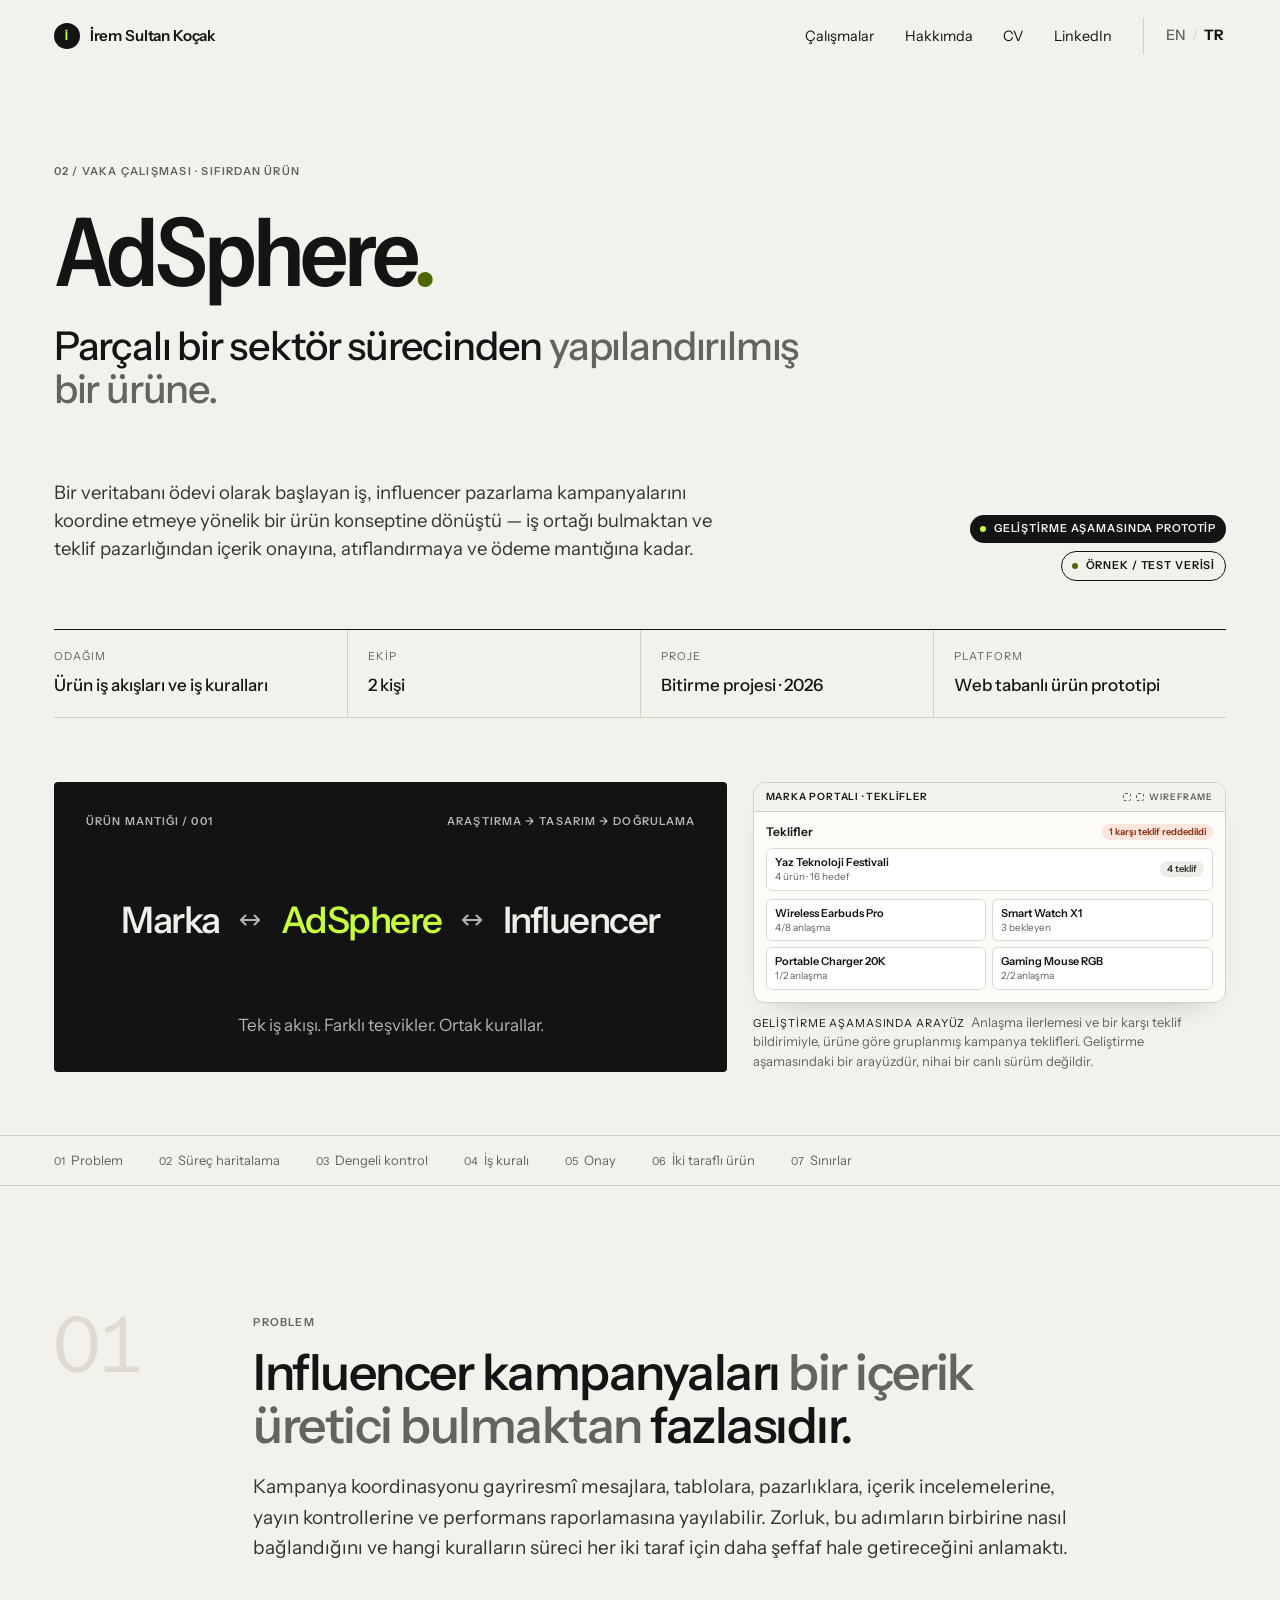
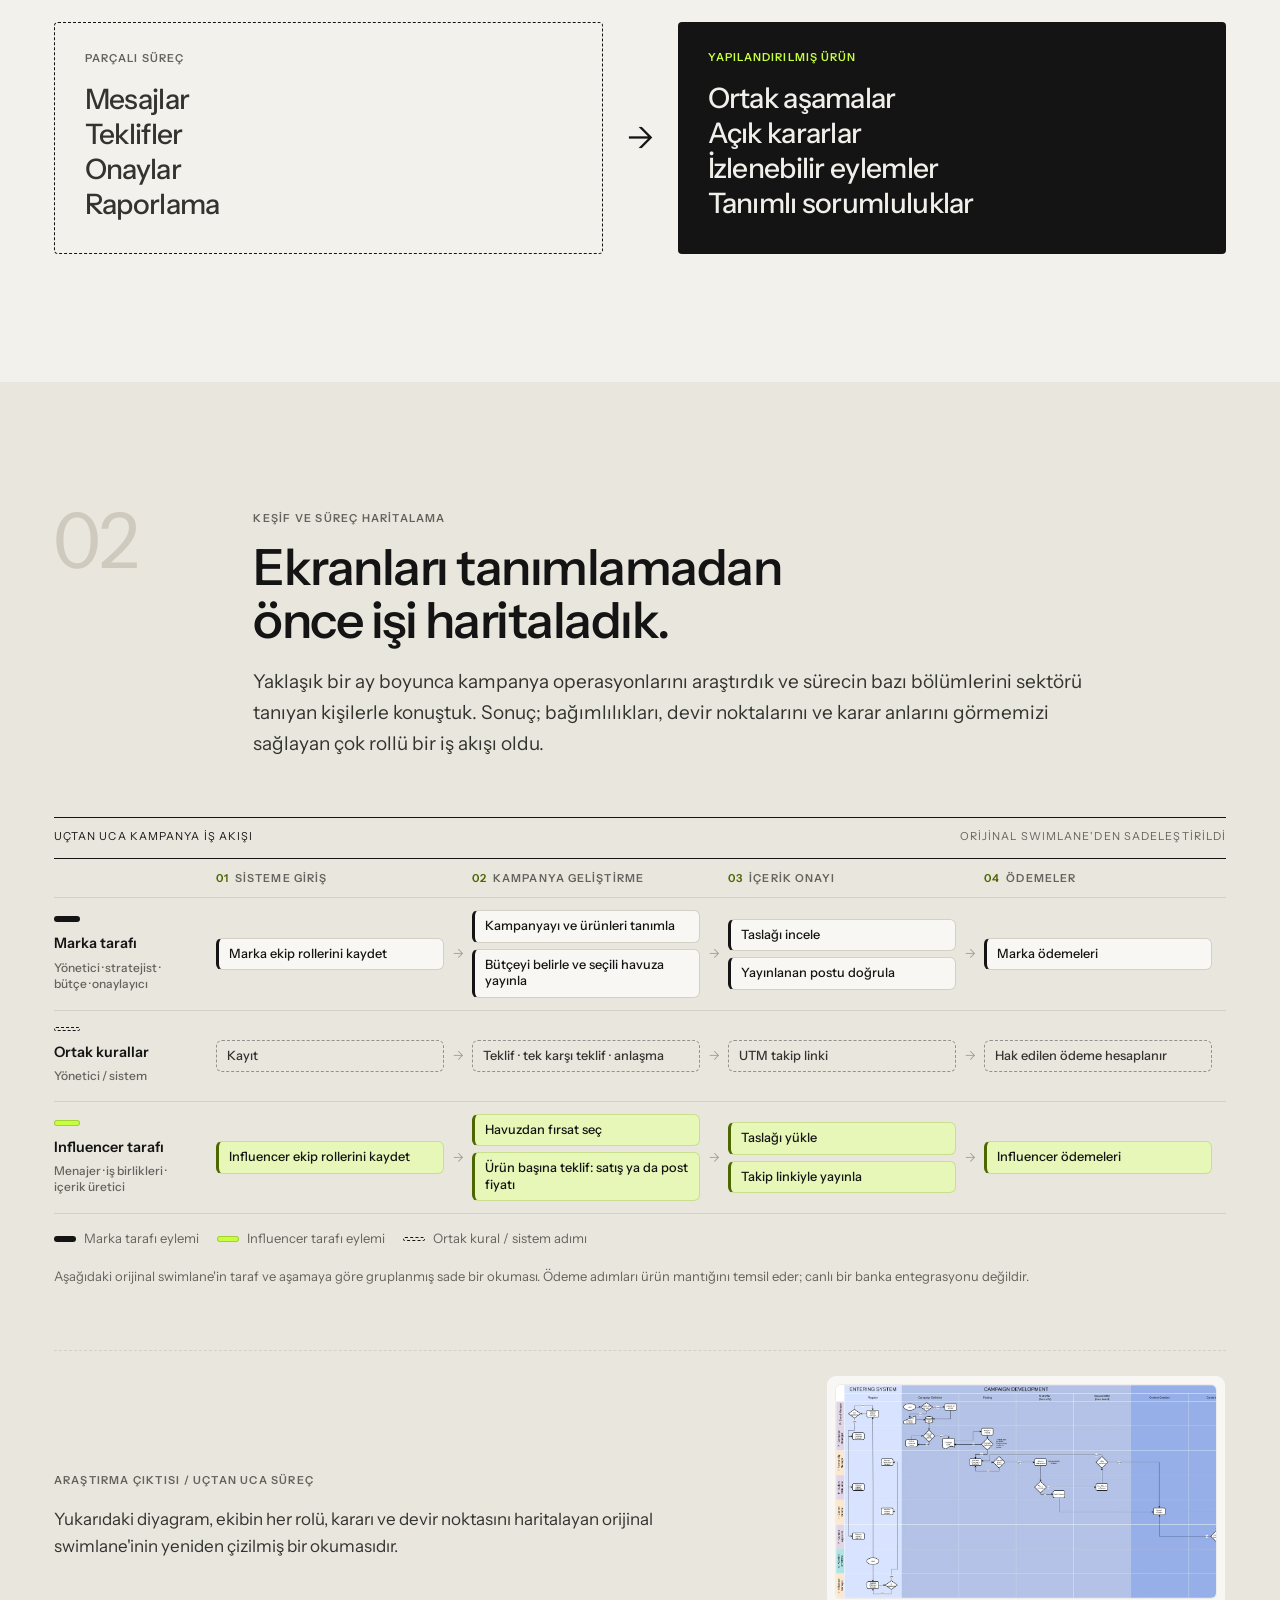
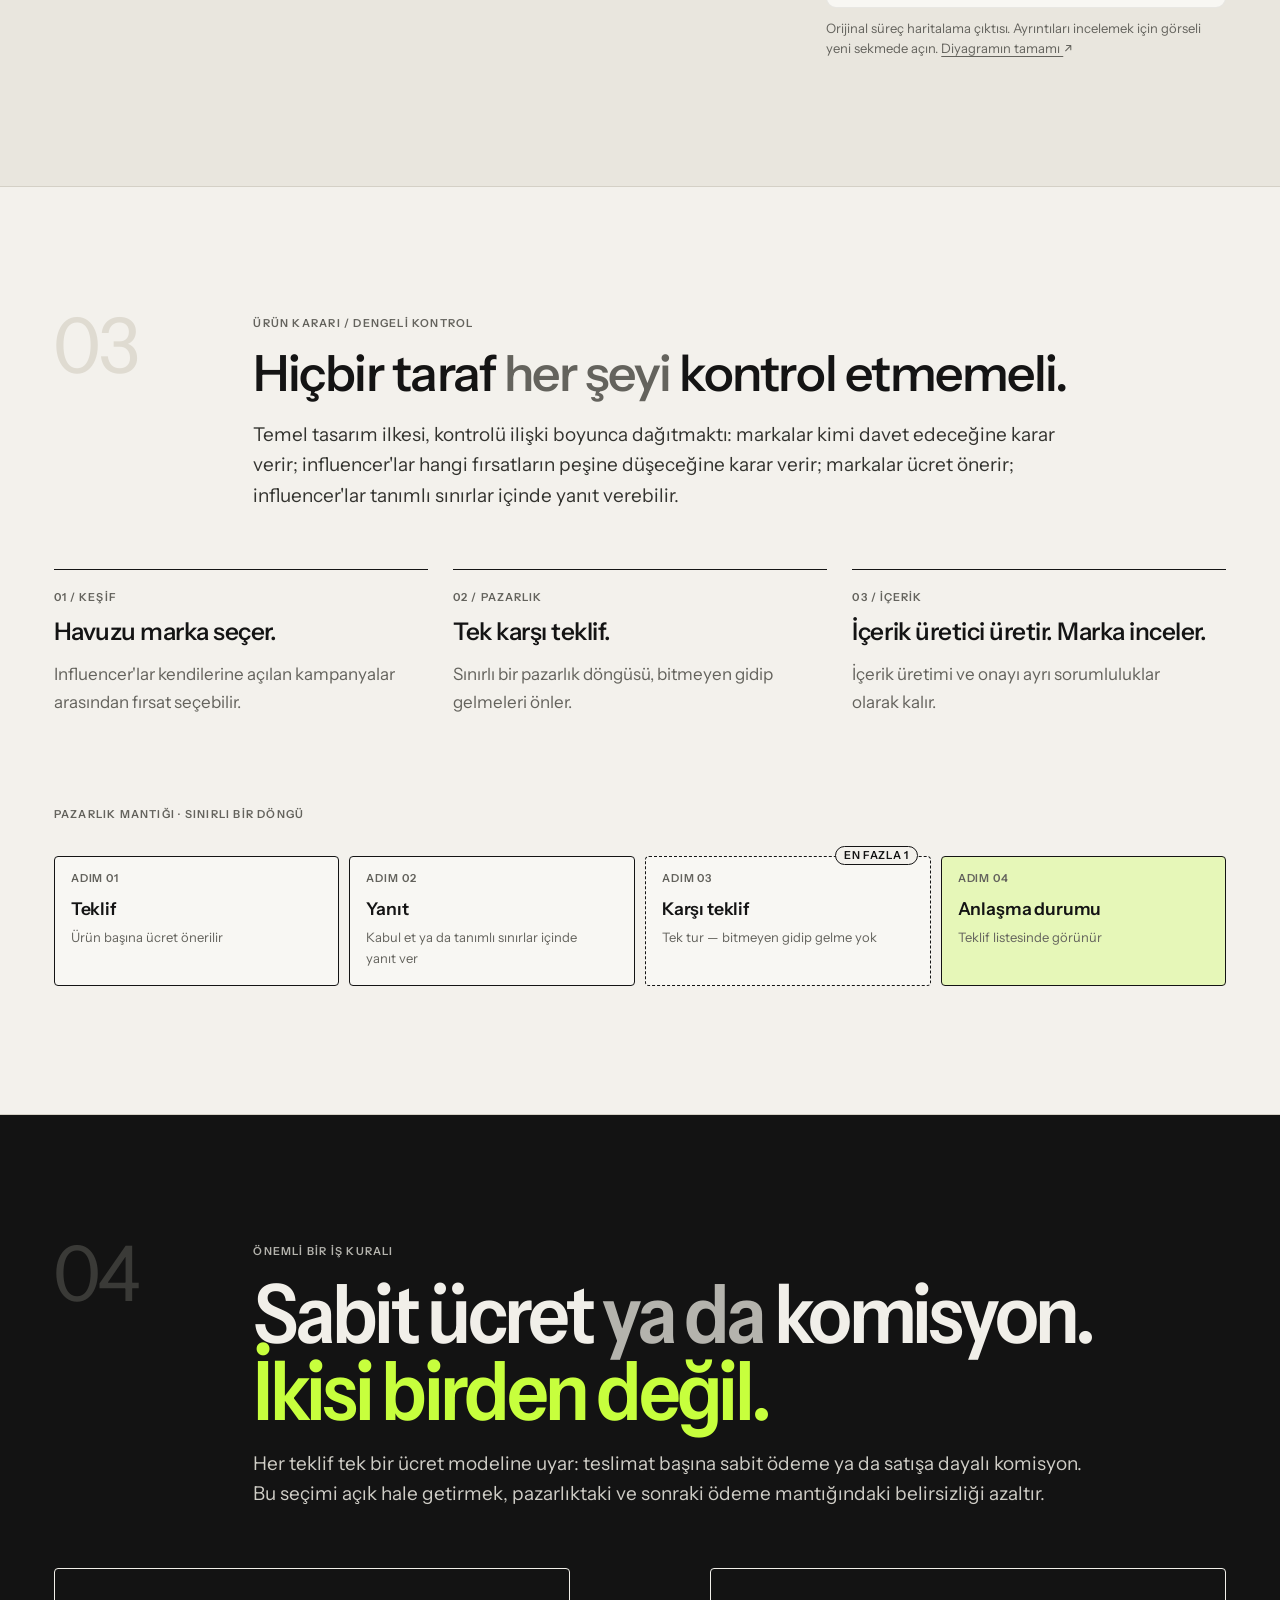
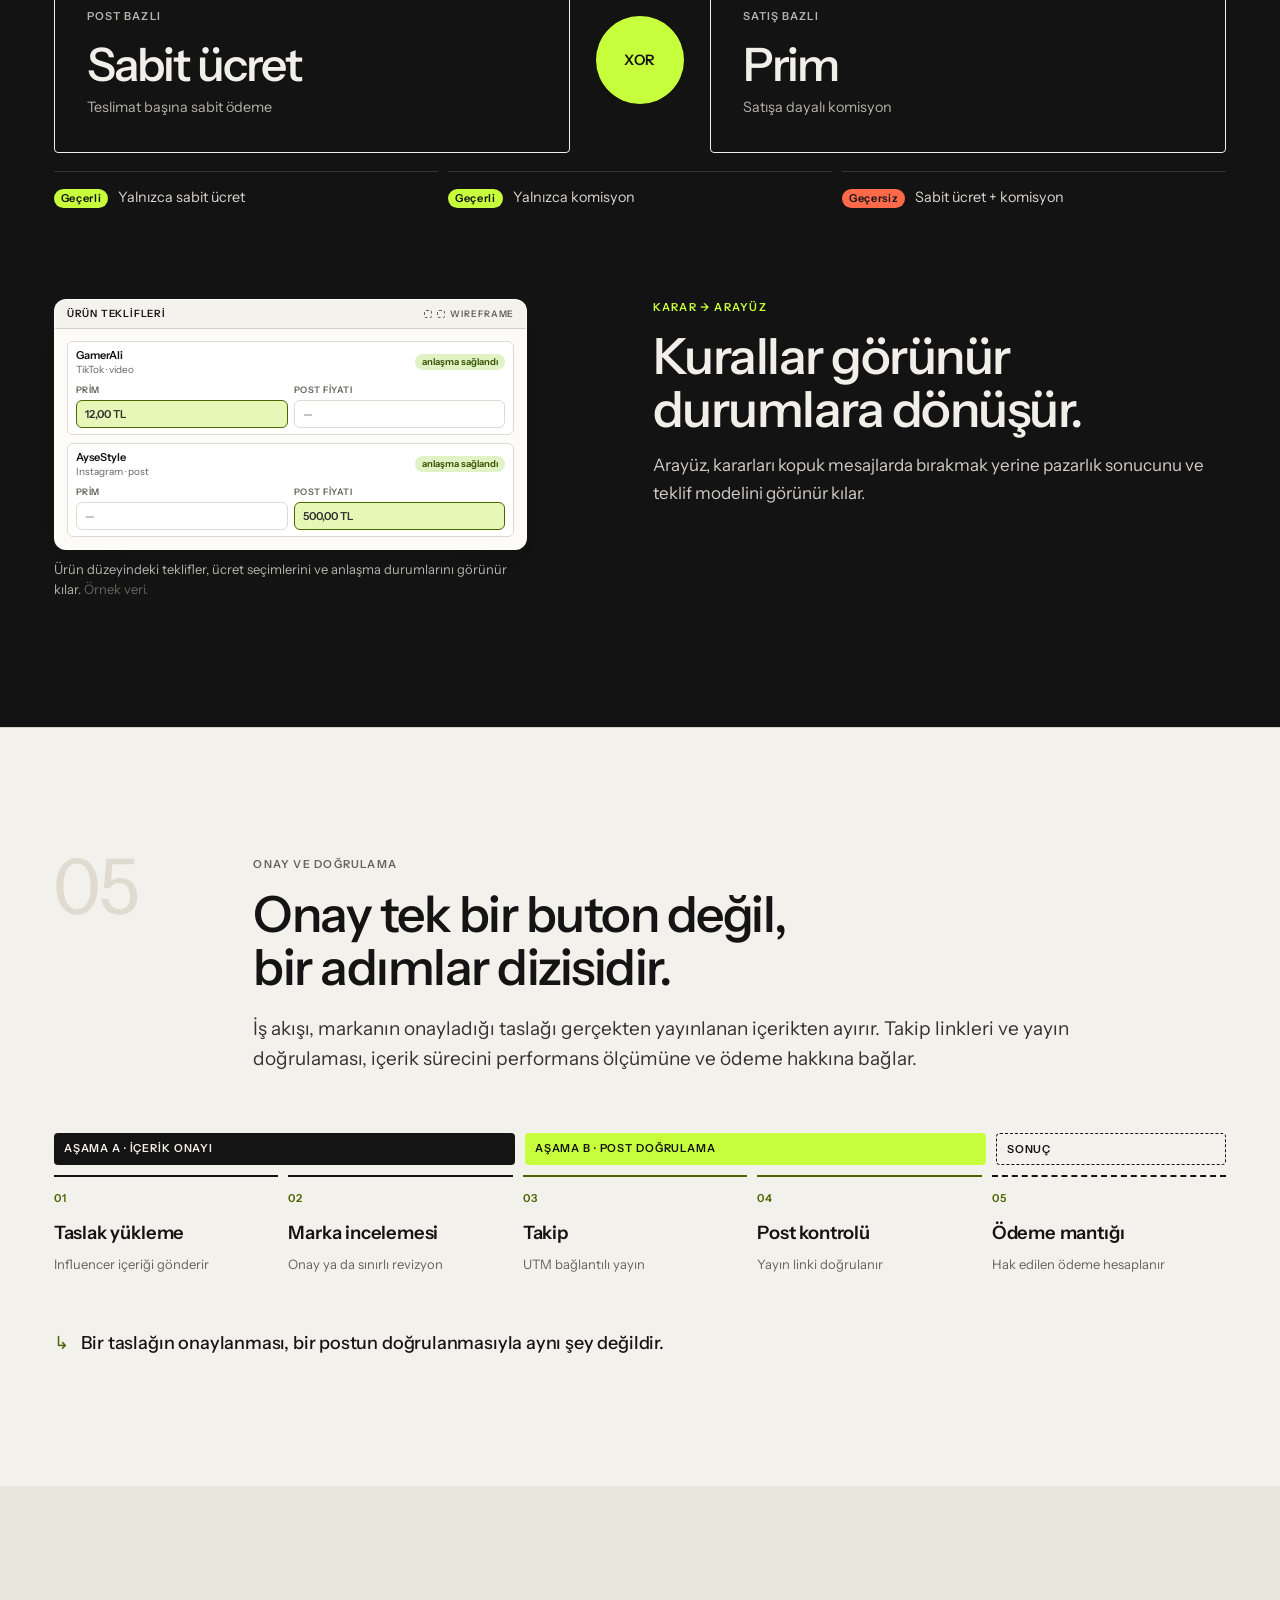
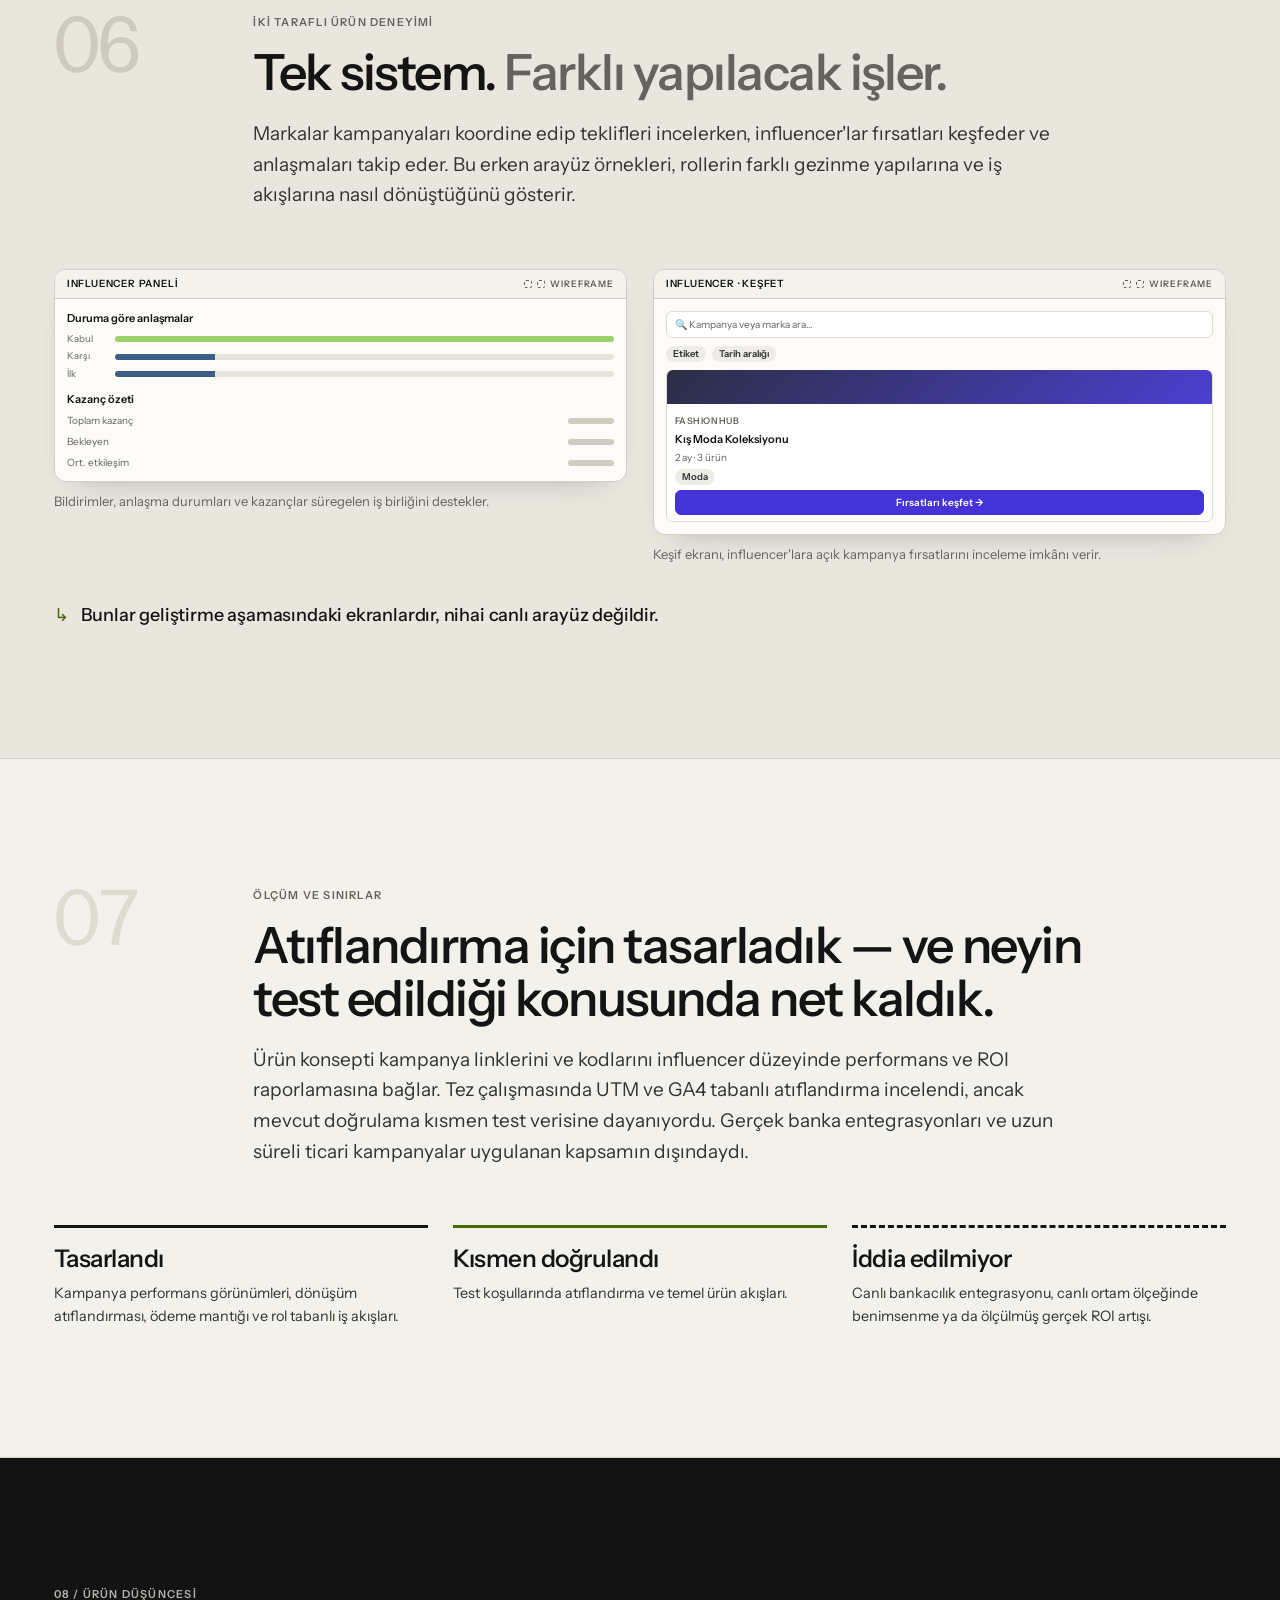
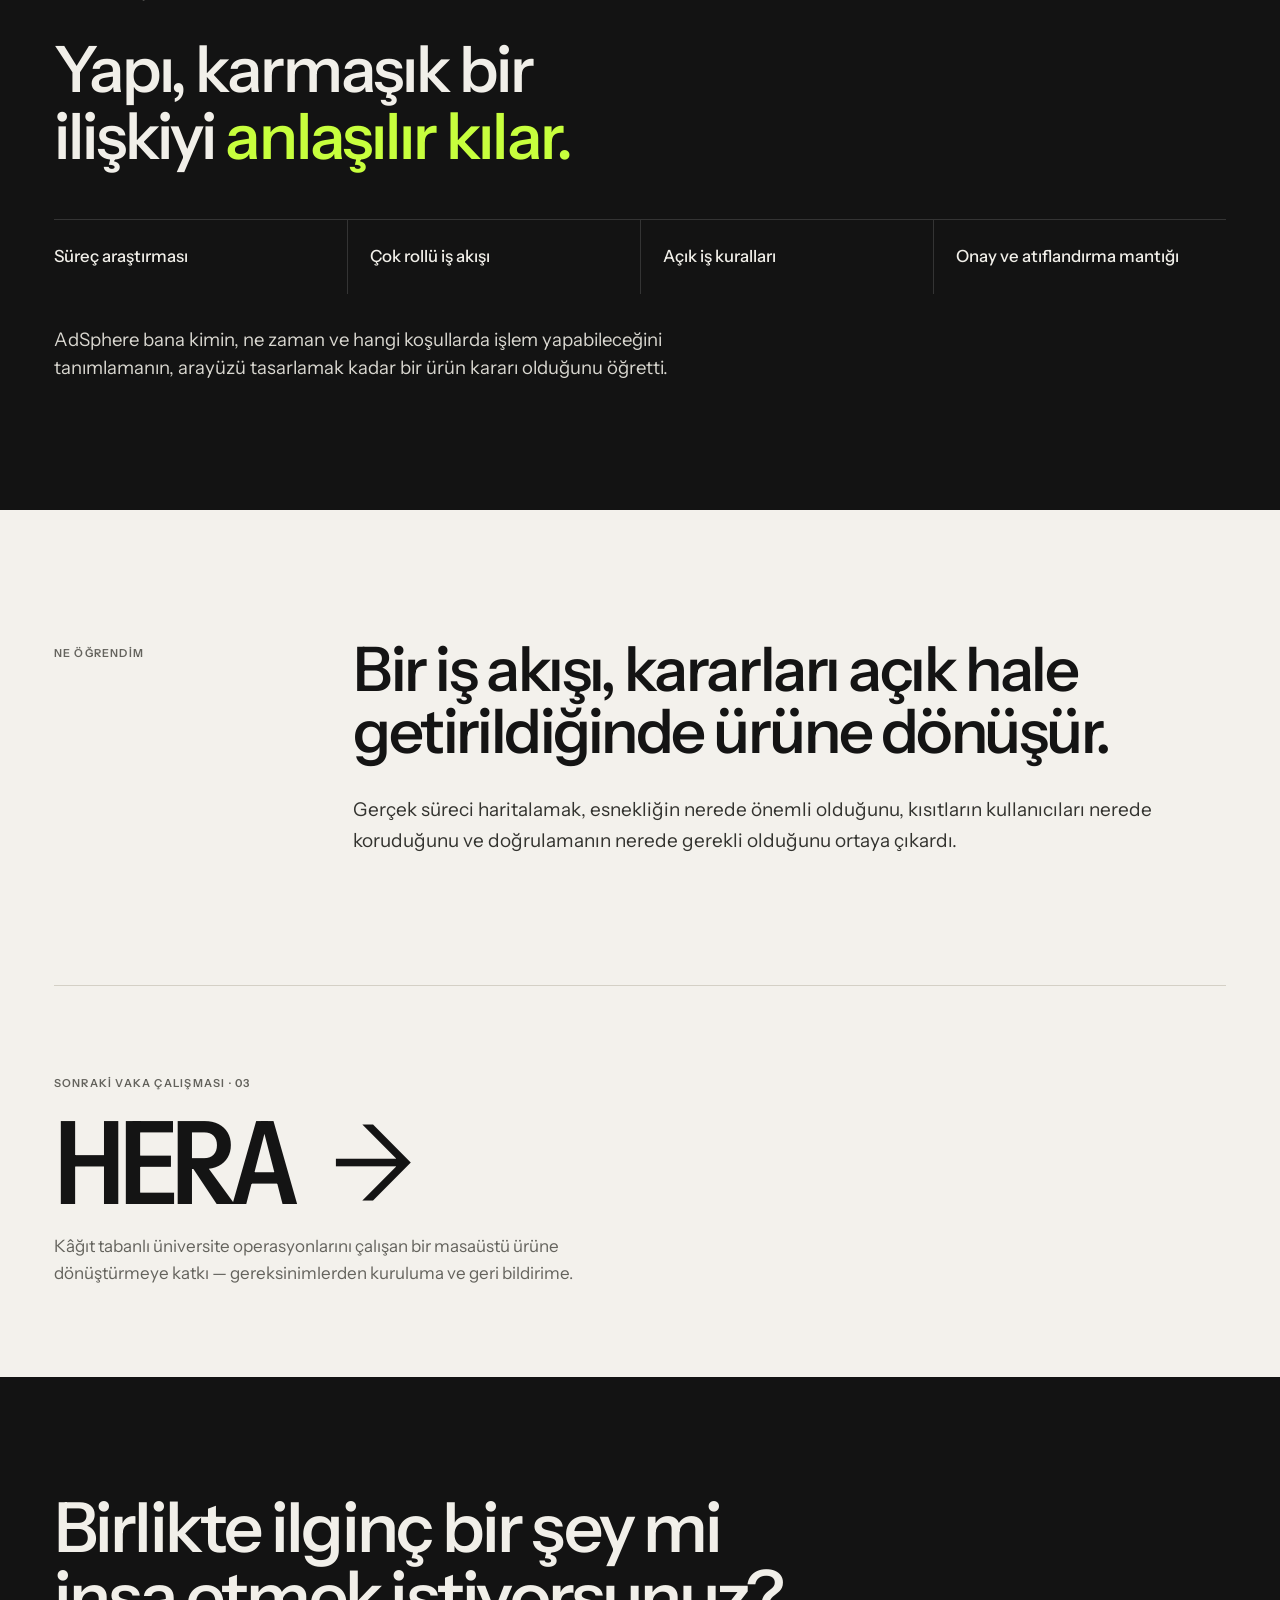
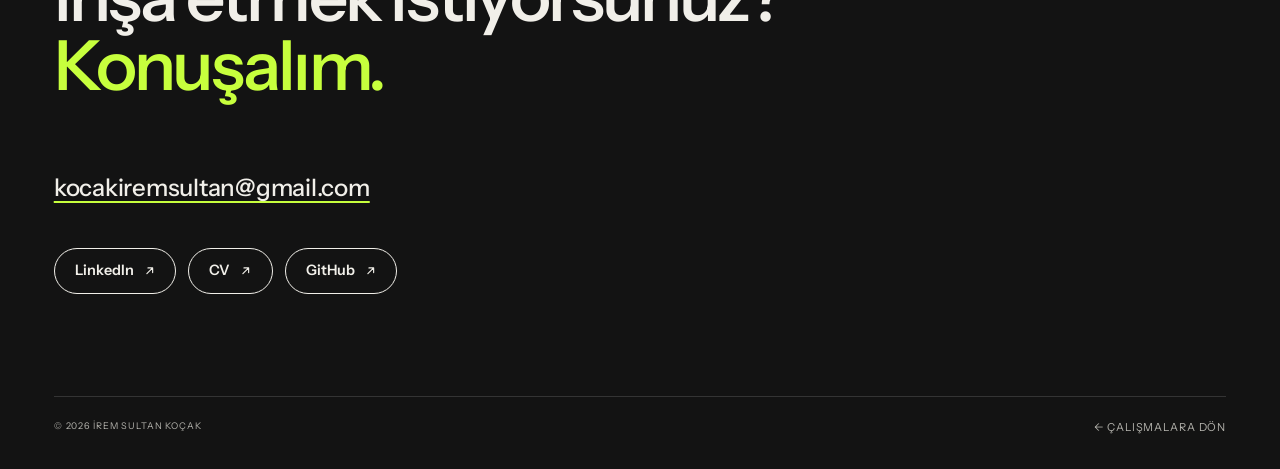
<file: tr/adsphere.html>
<!doctype html>
<html lang="tr"><head>
<meta charset="utf-8">
<meta name="viewport" content="width=device-width, initial-scale=1">
<title>AdSphere — Vaka Çalışması | İrem Sultan Koçak</title>
<meta name="description" content="AdSphere: İrem Sultan Koçak'tan influencer kampanya iş akışı tasarımı, pazarlık kuralları ve onay akışları üzerine bir ürün vaka çalışması.">
<meta property="og:title" content="AdSphere — Vaka Çalışması | İrem Sultan Koçak">
<meta property="og:description" content="AdSphere: İrem Sultan Koçak'tan influencer kampanya iş akışı tasarımı, pazarlık kuralları ve onay akışları üzerine bir ürün vaka çalışması.">
<meta property="og:type" content="article">
<meta property="og:url" content="https://iremsultankocak.github.io/tr/adsphere.html">
<meta property="og:site_name" content="İrem Sultan Koçak">
<meta property="og:locale" content="tr_TR">
<meta property="og:locale:alternate" content="en_US">
<meta property="og:image" content="https://iremsultankocak.github.io/assets/og-image-tr.png">
<meta property="og:image:width" content="1200">
<meta property="og:image:height" content="630">
<meta property="og:image:alt" content="İrem Sultan Koçak — Karmaşık iş akışlarını net ürün kararlarına dönüştürüyorum.">
<meta name="twitter:card" content="summary_large_image">
<meta name="twitter:image" content="https://iremsultankocak.github.io/assets/og-image-tr.png">
<meta name="theme-color" content="#f3f1ec">
<link rel="icon" href="data:image/svg+xml,%3Csvg xmlns='http://www.w3.org/2000/svg' viewBox='0 0 32 32'%3E%3Ccircle cx='16' cy='16' r='16' fill='%23141414'/%3E%3Ccircle cx='16' cy='16' r='6' fill='%23c7ff3d'/%3E%3C/svg%3E">
<link rel="preconnect" href="https://fonts.googleapis.com">
<link rel="preconnect" href="https://fonts.gstatic.com" crossorigin="">
<link rel="stylesheet" href="https://fonts.googleapis.com/css2?family=Instrument+Sans:ital,wdth,wght@0,75..100,400..700;1,75..100,400..700&amp;display=swap">
<link rel="alternate" hreflang="en" href="https://iremsultankocak.github.io/adsphere.html">
<link rel="alternate" hreflang="tr" href="https://iremsultankocak.github.io/tr/adsphere.html">
<link rel="alternate" hreflang="x-default" href="https://iremsultankocak.github.io/adsphere.html">
<link rel="stylesheet" href="../styles.css?v=20261012">
<script>document.documentElement.classList.add('js')</script>
<script src="../main.js?v=20261012" defer=""></script>
</head>
<body>
<a class="skip-link" href="#main">İçeriğe geç</a>
<header class="site-header">
  <div class="container">
    <a class="brand" href="index.html"><span class="brand-mark" aria-hidden="true">İ</span>İrem Sultan Koçak</a>
    <button class="nav-toggle" type="button" aria-expanded="false" aria-controls="site-nav"><span class="nav-toggle-bars" aria-hidden="true"></span>Menü</button>
    <nav id="site-nav" class="site-nav" aria-label="Ana menü">
      <ul class="nav-list">
        <li><a href="index.html#work">Çalışmalar</a></li>
        <li><a href="about.html">Hakkımda</a></li>
        <li><a class="ext" href="../assets/resume.pdf" target="_blank" rel="noopener">CV</a></li>
        <li><a class="ext" href="https://www.linkedin.com/in/irem-sultan-kocak" rel="noopener">LinkedIn</a></li>
        <li class="lang-switch"><a href="../adsphere.html" lang="en" hreflang="en">EN</a><span aria-hidden="true">/</span><a href="adsphere.html" lang="tr" hreflang="tr" aria-current="true">TR</a></li>
      </ul>
    </nav>
  </div>
</header>

<main id="main">
  <!-- Hero -->
  <section class="case-hero container" aria-labelledby="case-title">
    <div class="grid">
      <p class="eyebrow reveal"><span>02 / Vaka çalışması · Sıfırdan ürün</span></p>
      <h1 id="case-title" class="h1 case-title reveal reveal-d1">AdSphere<span style="color:var(--olive)">.</span></h1>
      <p class="case-sub reveal reveal-d2">Parçalı bir sektör sürecinden <em>yapılandırılmış bir ürüne.</em></p>
      <p class="lead case-lede reveal reveal-d2">Bir veritabanı ödevi olarak başlayan iş, influencer pazarlama kampanyalarını koordine etmeye yönelik bir ürün konseptine dönüştü — iş ortağı bulmaktan ve teklif pazarlığından içerik onayına, atıflandırmaya ve ödeme mantığına kadar.</p>
      <div class="case-status reveal reveal-d3"><span class="status">Geliştirme aşamasında prototip</span><span class="status status--outline">Örnek / test verisi</span></div>
      <dl class="meta-strip case-meta reveal">
        <div><dt>Odağım</dt><dd>Ürün iş akışları ve iş kuralları</dd></div>
        <div><dt>Ekip</dt><dd>2 kişi</dd></div>
        <div><dt>Proje</dt><dd>Bitirme projesi · 2026</dd></div>
        <div><dt>Platform</dt><dd>Web tabanlı ürün prototipi</dd></div>
      </dl>
    </div>

    <div class="grid case-hero-media ads-hero-grid">
      <div class="ads-hero-logic reveal">
        <div class="ads-logic band--dark on-dark">
          <div class="ads-logic-top"><span>Ürün mantığı / 001</span><span>Araştırma → Tasarım → Doğrulama</span></div>
          <div class="ads-logic-center" aria-label="Marka, AdSphere ve Influencer"><span>Marka</span><b aria-hidden="true"><svg class="i-lr" aria-hidden="true" width="1em" height="1em" viewBox="0 0 16 16" fill="none" stroke="currentColor" stroke-width="1.4" stroke-linecap="round" stroke-linejoin="round"><path d="M2 8h12M5 5 2 8l3 3M11 5l3 3-3 3"></path></svg></b><span class="lime">AdSphere</span><b aria-hidden="true"><svg class="i-lr" aria-hidden="true" width="1em" height="1em" viewBox="0 0 16 16" fill="none" stroke="currentColor" stroke-width="1.4" stroke-linecap="round" stroke-linejoin="round"><path d="M2 8h12M5 5 2 8l3 3M11 5l3 3-3 3"></path></svg></b><span>Influencer</span></div>
          <p>Tek iş akışı. Farklı teşvikler. Ortak kurallar.</p>
        </div>
      </div>
      <figure class="wf-card ads-hero-shot reveal" style="--wf-w:320px"><div class="wf" role="img" aria-label="Gerçek ekrana dayalı wireframe: kampanya tekliflerini ürüne göre gruplayan AdSphere marka portalı"><div class="wf-top"><b>Marka portalı · teklifler</b><span><span lang="en">Wireframe</span></span></div><div class="wf-body"><div class="wf-row sb"><span class="wf-t" style="font-size:12px">Teklifler</span><span class="wf-pill warn">1 karşı teklif reddedildi</span></div><div class="wf-box wf-row sb"><span><span class="wf-t">Yaz Teknoloji Festivali</span><br><span class="wf-m">4 ürün · 16 hedef</span></span><span class="wf-pill">4 teklif</span></div><div class="wf-grid" style="--c:2"><div class="wf-box"><span class="wf-t">Wireless Earbuds Pro</span><br><span class="wf-m">4/8 anlaşma</span></div><div class="wf-box"><span class="wf-t">Smart Watch X1</span><br><span class="wf-m">3 bekleyen</span></div><div class="wf-box"><span class="wf-t">Portable Charger 20K</span><br><span class="wf-m">1/2 anlaşma</span></div><div class="wf-box"><span class="wf-t">Gaming Mouse RGB</span><br><span class="wf-m">2/2 anlaşma</span></div></div></div></div><figcaption class="wf-cap"><p><span class="caption-label">Geliştirme aşamasında arayüz</span>Anlaşma ilerlemesi ve bir karşı teklif bildirimiyle, ürüne göre gruplanmış kampanya teklifleri. Geliştirme aşamasındaki bir arayüzdür, nihai bir canlı sürüm değildir.</p></figcaption></figure>
    </div>
  </section>

  <nav class="chapter-nav container" aria-label="Vaka çalışması bölümleri">
    <ol>
      <li><a href="#s1"><span>01</span>Problem</a></li>
      <li><a href="#s2"><span>02</span>Süreç haritalama</a></li>
      <li><a href="#s3"><span>03</span>Dengeli kontrol</a></li>
      <li><a href="#s4"><span>04</span>İş kuralı</a></li>
      <li><a href="#s5"><span>05</span>Onay</a></li>
      <li><a href="#s6"><span>06</span>İki taraflı ürün</a></li>
      <li><a href="#s7"><span>07</span>Sınırlar</a></li>
    </ol>
  </nav>

  <!-- 01 -->
  <section id="s1" class="section container">
    <div class="grid section-head">
      <p class="section-no" aria-hidden="true">01</p>
      <div class="section-body">
        <p class="eyebrow">Problem</p>
        <h2 class="h2">Influencer kampanyaları <em>bir içerik üretici bulmaktan</em> fazlasıdır.</h2>
        <p class="prose prose--lg">Kampanya koordinasyonu gayriresmî mesajlara, tablolara, pazarlıklara, içerik incelemelerine, yayın kontrollerine ve performans raporlamasına yayılabilir. Zorluk, bu adımların birbirine nasıl bağlandığını ve hangi kuralların süreci her iki taraf için daha şeffaf hale getireceğini anlamaktı.</p>
      </div>
    </div>
    <div class="contrast reveal">
      <div class="c-before"><small>Parçalı süreç</small><ul><li>Mesajlar</li><li>Teklifler</li><li>Onaylar</li><li>Raporlama</li></ul></div>
      <div class="contrast-arrow" aria-hidden="true">→</div>
      <div class="c-after"><small>Yapılandırılmış ürün</small><ul><li>Ortak aşamalar</li><li>Açık kararlar</li><li>İzlenebilir eylemler</li><li>Tanımlı sorumluluklar</li></ul></div>
    </div>
  </section>

  <!-- 02 -->
  <section id="s2" class="section band">
    <div class="container">
      <div class="grid section-head">
        <p class="section-no" aria-hidden="true">02</p>
        <div class="section-body">
          <p class="eyebrow">Keşif ve süreç haritalama</p>
          <h2 class="h2">Ekranları tanımlamadan önce işi haritaladık.</h2>
          <p class="prose prose--lg">Yaklaşık bir ay boyunca kampanya operasyonlarını araştırdık ve sürecin bazı bölümlerini sektörü tanıyan kişilerle konuştuk. Sonuç; bağımlılıkları, devir noktalarını ve karar anlarını görmemizi sağlayan çok rollü bir iş akışı oldu.</p>
        </div>
      </div>

      <figure class="reveal" aria-labelledby="lanes-cap">
        <div class="shot-head"><span>Uçtan uca kampanya iş akışı</span><span>Orijinal <span lang="en">swimlane</span>'den sadeleştirildi</span></div>
        <div class="lanes">
          <div class="lanes-stages" aria-hidden="true">
            <div></div>
            <div><b>01</b>Sisteme giriş</div>
            <div><b>02</b>Kampanya geliştirme</div>
            <div><b>03</b>İçerik onayı</div>
            <div><b>04</b>Ödemeler</div>
          </div>
          <div class="lane lane--brand">
            <div class="lane-name">Marka tarafı<small>Yönetici · stratejist · bütçe · onaylayıcı</small></div>
            <div class="lane-cell" data-stage="Sisteme giriş"><span class="chip">Marka ekip rollerini kaydet</span></div>
            <div class="lane-cell" data-stage="Kampanya geliştirme"><span class="chip">Kampanyayı ve ürünleri tanımla</span><span class="chip">Bütçeyi belirle ve seçili havuza yayınla</span></div>
            <div class="lane-cell" data-stage="İçerik onayı"><span class="chip">Taslağı incele</span><span class="chip">Yayınlanan postu doğrula</span></div>
            <div class="lane-cell" data-stage="Ödemeler"><span class="chip">Marka ödemeleri</span></div>
          </div>
          <div class="lane lane--sys">
            <div class="lane-name">Ortak kurallar<small>Yönetici / sistem</small></div>
            <div class="lane-cell" data-stage="Sisteme giriş"><span class="chip">Kayıt</span></div>
            <div class="lane-cell" data-stage="Kampanya geliştirme"><span class="chip">Teklif · tek karşı teklif · anlaşma</span></div>
            <div class="lane-cell" data-stage="İçerik onayı"><span class="chip">UTM takip linki</span></div>
            <div class="lane-cell" data-stage="Ödemeler"><span class="chip">Hak edilen ödeme hesaplanır</span></div>
          </div>
          <div class="lane lane--inf">
            <div class="lane-name">Influencer tarafı<small>Menajer · iş birlikleri · içerik üretici</small></div>
            <div class="lane-cell" data-stage="Sisteme giriş"><span class="chip">Influencer ekip rollerini kaydet</span></div>
            <div class="lane-cell" data-stage="Kampanya geliştirme"><span class="chip">Havuzdan fırsat seç</span><span class="chip">Ürün başına teklif: satış ya da post fiyatı</span></div>
            <div class="lane-cell" data-stage="İçerik onayı"><span class="chip">Taslağı yükle</span><span class="chip">Takip linkiyle yayınla</span></div>
            <div class="lane-cell" data-stage="Ödemeler"><span class="chip">Influencer ödemeleri</span></div>
          </div>
        </div>
        <div class="lanes-legend" aria-hidden="true"><span><i style="background:var(--ink)"></i>Marka tarafı eylemi</span> <span><i style="background:var(--lime);box-shadow:inset 0 0 0 1px #14141433"></i>Influencer tarafı eylemi</span> <span><i style="border:1px dashed var(--ink);height:4px"></i>Ortak kural / sistem adımı</span></div>
        <figcaption id="lanes-cap" class="mt-s">Aşağıdaki orijinal swimlane'in taraf ve aşamaya göre gruplanmış sade bir okuması. Ödeme adımları ürün mantığını temsil eder; canlı bir banka entegrasyonu değildir.</figcaption>
      </figure>

      <div class="swim-artifact reveal">
        <div>
          <p class="eyebrow">Araştırma çıktısı / Uçtan uca süreç</p>
          <p class="prose mt-s">Yukarıdaki diyagram, ekibin her rolü, kararı ve devir noktasını haritalayan orijinal swimlane'inin yeniden çizilmiş bir okumasıdır.</p>
        </div>
        <figure class="shot shot--c w-s is-right">
          <div class="shot-frame">
            <div class="crop" style="--ratio:16/9;--pos:0 0"><img src="../assets/adsphere/workflow-swimlane.webp" width="2048" height="683" alt="Marka ve influencer rolleri ile bir yönetici/sistem kulvarı içeren, sisteme giriş, kampanya geliştirme, içerik onayı ve ödeme aşamalarını kapsayan orijinal AdSphere çok rollü kampanya süreci swimlane diyagramı" loading="lazy"></div>
          </div>
          <figcaption>Orijinal süreç haritalama çıktısı. Ayrıntıları incelemek için görseli yeni sekmede açın. <a href="../assets/adsphere/workflow-swimlane.webp" target="_blank" rel="noopener" style="white-space:nowrap">Diyagramın tamamı <svg class="i-ne" aria-hidden="true" width="0.8em" height="0.8em" viewBox="0 0 16 16" fill="none" stroke="currentColor" stroke-width="1.6" stroke-linecap="round" stroke-linejoin="round"><path d="M4 12 12 4M5.5 4H12v6.5"></path></svg></a></figcaption>
        </figure>
      </div>
    </div>
  </section>

  <!-- 03 -->
  <section id="s3" class="section container">
    <div class="grid section-head">
      <p class="section-no" aria-hidden="true">03</p>
      <div class="section-body">
        <p class="eyebrow">Ürün kararı / Dengeli kontrol</p>
        <h2 class="h2">Hiçbir taraf <em>her şeyi</em> kontrol etmemeli.</h2>
        <p class="prose prose--lg">Temel tasarım ilkesi, kontrolü ilişki boyunca dağıtmaktı: markalar kimi davet edeceğine karar verir; influencer'lar hangi fırsatların peşine düşeceğine karar verir; markalar ücret önerir; influencer'lar tanımlı sınırlar içinde yanıt verebilir.</p>
      </div>
    </div>
    <div class="cols reveal" style="--cols:3">
      <div class="panel"><span class="panel-label">01 / Keşif</span><h3 class="h3">Havuzu marka seçer.</h3><p class="muted mt-s">Influencer'lar kendilerine açılan kampanyalar arasından fırsat seçebilir.</p></div>
      <div class="panel"><span class="panel-label">02 / Pazarlık</span><h3 class="h3">Tek karşı teklif.</h3><p class="muted mt-s">Sınırlı bir pazarlık döngüsü, bitmeyen gidip gelmeleri önler.</p></div>
      <div class="panel"><span class="panel-label">03 / İçerik</span><h3 class="h3">İçerik üretici üretir. Marka inceler.</h3><p class="muted mt-s">İçerik üretimi ve onayı ayrı sorumluluklar olarak kalır.</p></div>
    </div>

    <div class="mt-xl reveal">
      <p class="eyebrow mb-m">Pazarlık mantığı · sınırlı bir döngü</p>
      <div class="negotiation" role="img" aria-label="Pazarlık: bir teklif, bir yanıt, en fazla bir karşı teklif ve ardından nihai anlaşma durumu">
        <div class="neg-step"><small>Adım 01</small><b>Teklif</b><p>Ürün başına ücret önerilir</p></div>
        <div class="neg-step"><small>Adım 02</small><b>Yanıt</b><p>Kabul et ya da tanımlı sınırlar içinde yanıt ver</p></div>
        <div class="neg-step is-limit"><span class="neg-limit-badge">En fazla 1</span><small>Adım 03</small><b>Karşı teklif</b><p>Tek tur — bitmeyen gidip gelme yok</p></div>
        <div class="neg-step is-done"><small>Adım 04</small><b>Anlaşma durumu</b><p>Teklif listesinde görünür</p></div>
      </div>
    </div>
  </section>

  <!-- 04 -->
  <section id="s4" class="section band--dark on-dark">
    <div class="container">
      <div class="grid section-head">
        <p class="section-no" aria-hidden="true">04</p>
        <div class="section-body">
          <p class="eyebrow">Önemli bir iş kuralı</p>
          <h2 class="h1" style="font-size:clamp(2.6rem,6.4vw,6rem)">Sabit ücret <em>ya da</em> komisyon.<br><span class="lime">İkisi birden değil.</span></h2>
          <p class="prose prose--lg">Her teklif tek bir ücret modeline uyar: teslimat başına sabit ödeme ya da satışa dayalı komisyon. Bu seçimi açık hale getirmek, pazarlıktaki ve sonraki ödeme mantığındaki belirsizliği azaltır.</p>
        </div>
      </div>
      <div class="xor reveal" role="img" aria-label="Dışlayıcı veya: bir teklif ya post bazlı sabit ücret ya da satışa dayalı komisyon kullanır, asla ikisini birden değil">
        <div class="xor-opt"><small>Post bazlı</small><strong>Sabit ücret</strong><p>Teslimat başına sabit ödeme</p></div>
        <div class="xor-op"><span>XOR</span></div>
        <div class="xor-opt"><small>Satış bazlı</small><strong>Prim</strong><p>Satışa dayalı komisyon</p></div>
      </div>
      <div class="xor-rules reveal" aria-hidden="true">
        <div class="xor-rule"><b class="ok">Geçerli</b>Yalnızca sabit ücret</div>
        <div class="xor-rule"><b class="ok">Geçerli</b>Yalnızca komisyon</div>
        <div class="xor-rule"><b class="no">Geçersiz</b>Sabit ücret + komisyon</div>
      </div>

      <div class="pair pair--flip mt-xl">
        <figure class="wf-card p-media reveal" style="--wf-w:300px"><div class="wf" role="img" aria-label="Gerçek ekrana dayalı wireframe: her anlaşmada prim ya da post fiyatı içeren AdSphere ürün teklifi listesi"><div class="wf-top"><b>Ürün teklifleri</b><span><span lang="en">Wireframe</span></span></div><div class="wf-body"><div class="wf-box" style="display:grid;gap:6px"><div class="wf-row sb"><span><span class="wf-t">GamerAli</span><br><span class="wf-m">TikTok · video</span></span><span class="wf-pill ok">anlaşma sağlandı</span></div><div class="wf-grid" style="--c:2"><div><span class="wf-k">Prim</span><div class="wf-box" style="margin-top:3px;border-color:var(--olive);background:var(--lime-soft);font-weight:600">12,00 TL</div></div><div><span class="wf-k">Post fiyatı</span><div class="wf-box" style="margin-top:3px;color:var(--muted)">—</div></div></div></div><div class="wf-box" style="display:grid;gap:6px"><div class="wf-row sb"><span><span class="wf-t">AyseStyle</span><br><span class="wf-m">Instagram · post</span></span><span class="wf-pill ok">anlaşma sağlandı</span></div><div class="wf-grid" style="--c:2"><div><span class="wf-k">Prim</span><div class="wf-box" style="margin-top:3px;color:var(--muted)">—</div></div><div><span class="wf-k">Post fiyatı</span><div class="wf-box" style="margin-top:3px;border-color:var(--olive);background:var(--lime-soft);font-weight:600">500,00 TL</div></div></div></div></div></div><figcaption class="wf-cap"><p>Ürün düzeyindeki teklifler, ücret seçimlerini ve anlaşma durumlarını görünür kılar. <span class="muted">Örnek veri.</span></p></figcaption></figure>
        <div class="p-text reveal reveal-d1">
          <p class="eyebrow" style="color:var(--lime)">Karar → arayüz</p>
          <h3 class="h2">Kurallar görünür durumlara dönüşür.</h3>
          <p class="prose mt-s">Arayüz, kararları kopuk mesajlarda bırakmak yerine pazarlık sonucunu ve teklif modelini görünür kılar.</p>
        </div>
      </div>
    </div>
  </section>

  <!-- 05 -->
  <section id="s5" class="section container">
    <div class="grid section-head">
      <p class="section-no" aria-hidden="true">05</p>
      <div class="section-body">
        <p class="eyebrow">Onay ve doğrulama</p>
        <h2 class="h2">Onay tek bir buton değil, bir adımlar dizisidir.</h2>
        <p class="prose prose--lg">İş akışı, markanın onayladığı taslağı gerçekten yayınlanan içerikten ayırır. Takip linkleri ve yayın doğrulaması, içerik sürecini performans ölçümüne ve ödeme hakkına bağlar.</p>
      </div>
    </div>
    <div class="reveal">
      <div class="approval-labels" aria-hidden="true"><span class="s1">Aşama A · İçerik onayı</span><span class="s2">Aşama B · Post doğrulama</span><span class="s3">Sonuç</span></div>
      <ol class="approval" style="list-style:none;margin:0;padding:0">
        <li class="ap"><small data-stage="Aşama A">01</small><b>Taslak yükleme</b><span>Influencer içeriği gönderir</span></li>
        <li class="ap"><small data-stage="Aşama A">02</small><b>Marka incelemesi</b><span>Onay ya da sınırlı revizyon</span></li>
        <li class="ap is-s2"><small data-stage="Aşama B">03</small><b>Takip</b><span>UTM bağlantılı yayın</span></li>
        <li class="ap is-s2"><small data-stage="Aşama B">04</small><b>Post kontrolü</b><span>Yayın linki doğrulanır</span></li>
        <li class="ap is-s3"><small data-stage="Sonuç">05</small><b>Ödeme mantığı</b><span>Hak edilen ödeme hesaplanır</span></li>
      </ol>
    </div>
    <p class="aside-line">Bir taslağın onaylanması, bir postun doğrulanmasıyla aynı şey değildir.</p>
  </section>

  <!-- 06 -->
  <section id="s6" class="section band">
    <div class="container">
      <div class="grid section-head">
        <p class="section-no" aria-hidden="true">06</p>
        <div class="section-body">
          <p class="eyebrow">İki taraflı ürün deneyimi</p>
          <h2 class="h2">Tek sistem. <em>Farklı yapılacak işler.</em></h2>
          <p class="prose prose--lg">Markalar kampanyaları koordine edip teklifleri incelerken, influencer'lar fırsatları keşfeder ve anlaşmaları takip eder. Bu erken arayüz örnekleri, rollerin farklı gezinme yapılarına ve iş akışlarına nasıl dönüştüğünü gösterir.</p>
        </div>
      </div>
      <div class="wf-row-cards">
        <figure class="wf-card  reveal" style="--wf-w:260px"><div class="wf" role="img" aria-label="Gerçek ekrana dayalı wireframe: bildirimler, anlaşma durumları ve kazançlar içeren AdSphere influencer paneli"><div class="wf-top"><b>Influencer paneli</b><span><span lang="en">Wireframe</span></span></div><div class="wf-body"><span class="wf-t">Duruma göre anlaşmalar</span><div class="wf-bars"><div>Kabul<i style="--v:100%;--bc:#9bd36a"></i></div><div>Karşı<i style="--v:20%"></i></div><div>İlk<i style="--v:20%"></i></div></div><span class="wf-t" style="margin-top:4px">Kazanç özeti</span><div class="wf-row sb"><span class="wf-m">Toplam kazanç</span><span class="wf-ln dk" style="--w:46px"></span></div><div class="wf-row sb"><span class="wf-m">Bekleyen</span><span class="wf-ln dk" style="--w:46px"></span></div><div class="wf-row sb"><span class="wf-m">Ort. etkileşim</span><span class="wf-ln dk" style="--w:46px"></span></div></div></div><figcaption class="wf-cap"><p>Bildirimler, anlaşma durumları ve kazançlar süregelen iş birliğini destekler.</p></figcaption></figure>
        <figure class="wf-card  reveal" style="--wf-w:280px"><div class="wf" role="img" aria-label="Gerçek ekrana dayalı wireframe: AdSphere influencer kampanya keşif sayfası"><div class="wf-top"><b>Influencer · keşfet</b><span><span lang="en">Wireframe</span></span></div><div class="wf-body"><div class="wf-box wf-m">🔍 Kampanya veya marka ara…</div><div class="wf-row"><span class="wf-pill">Etiket</span><span class="wf-pill">Tarih aralığı</span></div><div class="wf-box" style="display:grid;gap:5px"><div class="wf-banner"></div><span class="wf-k"><span lang="en">FashionHub</span></span><span class="wf-t">Kış Moda Koleksiyonu</span><span class="wf-m">2 ay · 3 ürün</span><span class="wf-pill" style="justify-self:start">Moda</span><span class="wf-btn ink" style="background:#4433d6;border-color:#4433d6">Fırsatları keşfet →</span></div></div></div><figcaption class="wf-cap"><p>Keşif ekranı, influencer'lara açık kampanya fırsatlarını inceleme imkânı verir.</p></figcaption></figure>
      </div>
      <p class="aside-line">Bunlar geliştirme aşamasındaki ekranlardır, nihai canlı arayüz değildir.</p>
    </div>
  </section>

  <!-- 07 -->
  <section id="s7" class="section container">
    <div class="grid section-head">
      <p class="section-no" aria-hidden="true">07</p>
      <div class="section-body">
        <p class="eyebrow">Ölçüm ve sınırlar</p>
        <h2 class="h2">Atıflandırma için tasarladık — ve neyin test edildiği konusunda net kaldık.</h2>
        <p class="prose prose--lg">Ürün konsepti kampanya linklerini ve kodlarını influencer düzeyinde performans ve ROI raporlamasına bağlar. Tez çalışmasında UTM ve GA4 tabanlı atıflandırma incelendi, ancak mevcut doğrulama kısmen test verisine dayanıyordu. Gerçek banka entegrasyonları ve uzun süreli ticari kampanyalar uygulanan kapsamın dışındaydı.</p>
      </div>
    </div>
    <div class="limits reveal">
      <div><h3 class="h3">Tasarlandı</h3><p>Kampanya performans görünümleri, dönüşüm atıflandırması, ödeme mantığı ve rol tabanlı iş akışları.</p></div>
      <div><h3 class="h3">Kısmen doğrulandı</h3><p>Test koşullarında atıflandırma ve temel ürün akışları.</p></div>
      <div><h3 class="h3">İddia edilmiyor</h3><p>Canlı bankacılık entegrasyonu, canlı ortam ölçeğinde benimsenme ya da ölçülmüş gerçek ROI artışı.</p></div>
    </div>
  </section>

  <!-- 08 -->
  <section class="section band--dark on-dark">
    <div class="container">
      <p class="eyebrow mb-m">08 / Ürün düşüncesi</p>
      <h2 class="h2" style="font-size:clamp(2.2rem,5vw,4.75rem);max-width:18ch;margin-bottom:48px">Yapı, karmaşık bir ilişkiyi <span class="lime">anlaşılır kılar.</span></h2>
      <ul class="outcome-list reveal">
        <li>Süreç araştırması</li>
        <li>Çok rollü iş akışı</li>
        <li>Açık iş kuralları</li>
        <li>Onay ve atıflandırma mantığı</li>
      </ul>
      <p class="lead mt-m">AdSphere bana kimin, ne zaman ve hangi koşullarda işlem yapabileceğini tanımlamanın, arayüzü tasarlamak kadar bir ürün kararı olduğunu öğretti.</p>
    </div>
  </section>

  <!-- Learning -->
  <section class="reflection container" aria-labelledby="learn-title">
    <div class="grid">
      <p class="eyebrow">Ne öğrendim</p>
      <div class="reflection-body reveal">
        <h2 id="learn-title">Bir iş akışı, kararları açık hale getirildiğinde ürüne dönüşür.</h2>
        <p class="prose prose--lg">Gerçek süreci haritalamak, esnekliğin nerede önemli olduğunu, kısıtların kullanıcıları nerede koruduğunu ve doğrulamanın nerede gerekli olduğunu ortaya çıkardı.</p>
      </div>
    </div>
  </section>

  <div class="container">
    <a class="next-project" href="hera.html">
      <p class="eyebrow">Sonraki vaka çalışması · 03</p>
      <span class="np-title">HERA <span class="np-arrow" aria-hidden="true">→</span></span>
      <span class="np-sub">Kâğıt tabanlı üniversite operasyonlarını çalışan bir masaüstü ürüne dönüştürmeye katkı — gereksinimlerden kuruluma ve geri bildirime.</span>
    </a>
  </div>
</main>

<footer class="site-footer on-dark">
  <div class="container">
    <p class="footer-cta">Birlikte ilginç bir şey mi inşa etmek istiyorsunuz? <em>Konuşalım.</em></p>
    <p class="footer-mail"><a href="mailto:kocakiremsultan@gmail.com">kocakiremsultan@gmail.com</a></p>
    <div class="footer-links"><a class="btn" href="https://www.linkedin.com/in/irem-sultan-kocak" rel="noopener">LinkedIn <svg class="i-ne" aria-hidden="true" width="0.8em" height="0.8em" viewBox="0 0 16 16" fill="none" stroke="currentColor" stroke-width="1.6" stroke-linecap="round" stroke-linejoin="round"><path d="M4 12 12 4M5.5 4H12v6.5"></path></svg></a> <a class="btn" href="../assets/resume.pdf" target="_blank" rel="noopener">CV <svg class="i-ne" aria-hidden="true" width="0.8em" height="0.8em" viewBox="0 0 16 16" fill="none" stroke="currentColor" stroke-width="1.6" stroke-linecap="round" stroke-linejoin="round"><path d="M4 12 12 4M5.5 4H12v6.5"></path></svg></a> <a class="btn" href="https://github.com/iremsultankocak" rel="noopener">GitHub <svg class="i-ne" aria-hidden="true" width="0.8em" height="0.8em" viewBox="0 0 16 16" fill="none" stroke="currentColor" stroke-width="1.6" stroke-linecap="round" stroke-linejoin="round"><path d="M4 12 12 4M5.5 4H12v6.5"></path></svg></a></div>
    <div class="footer-meta"><small>© 2026 İrem Sultan Koçak</small><a href="index.html#work">← Çalışmalara dön</a></div>
  </div>
</footer>


</body></html>
</file>
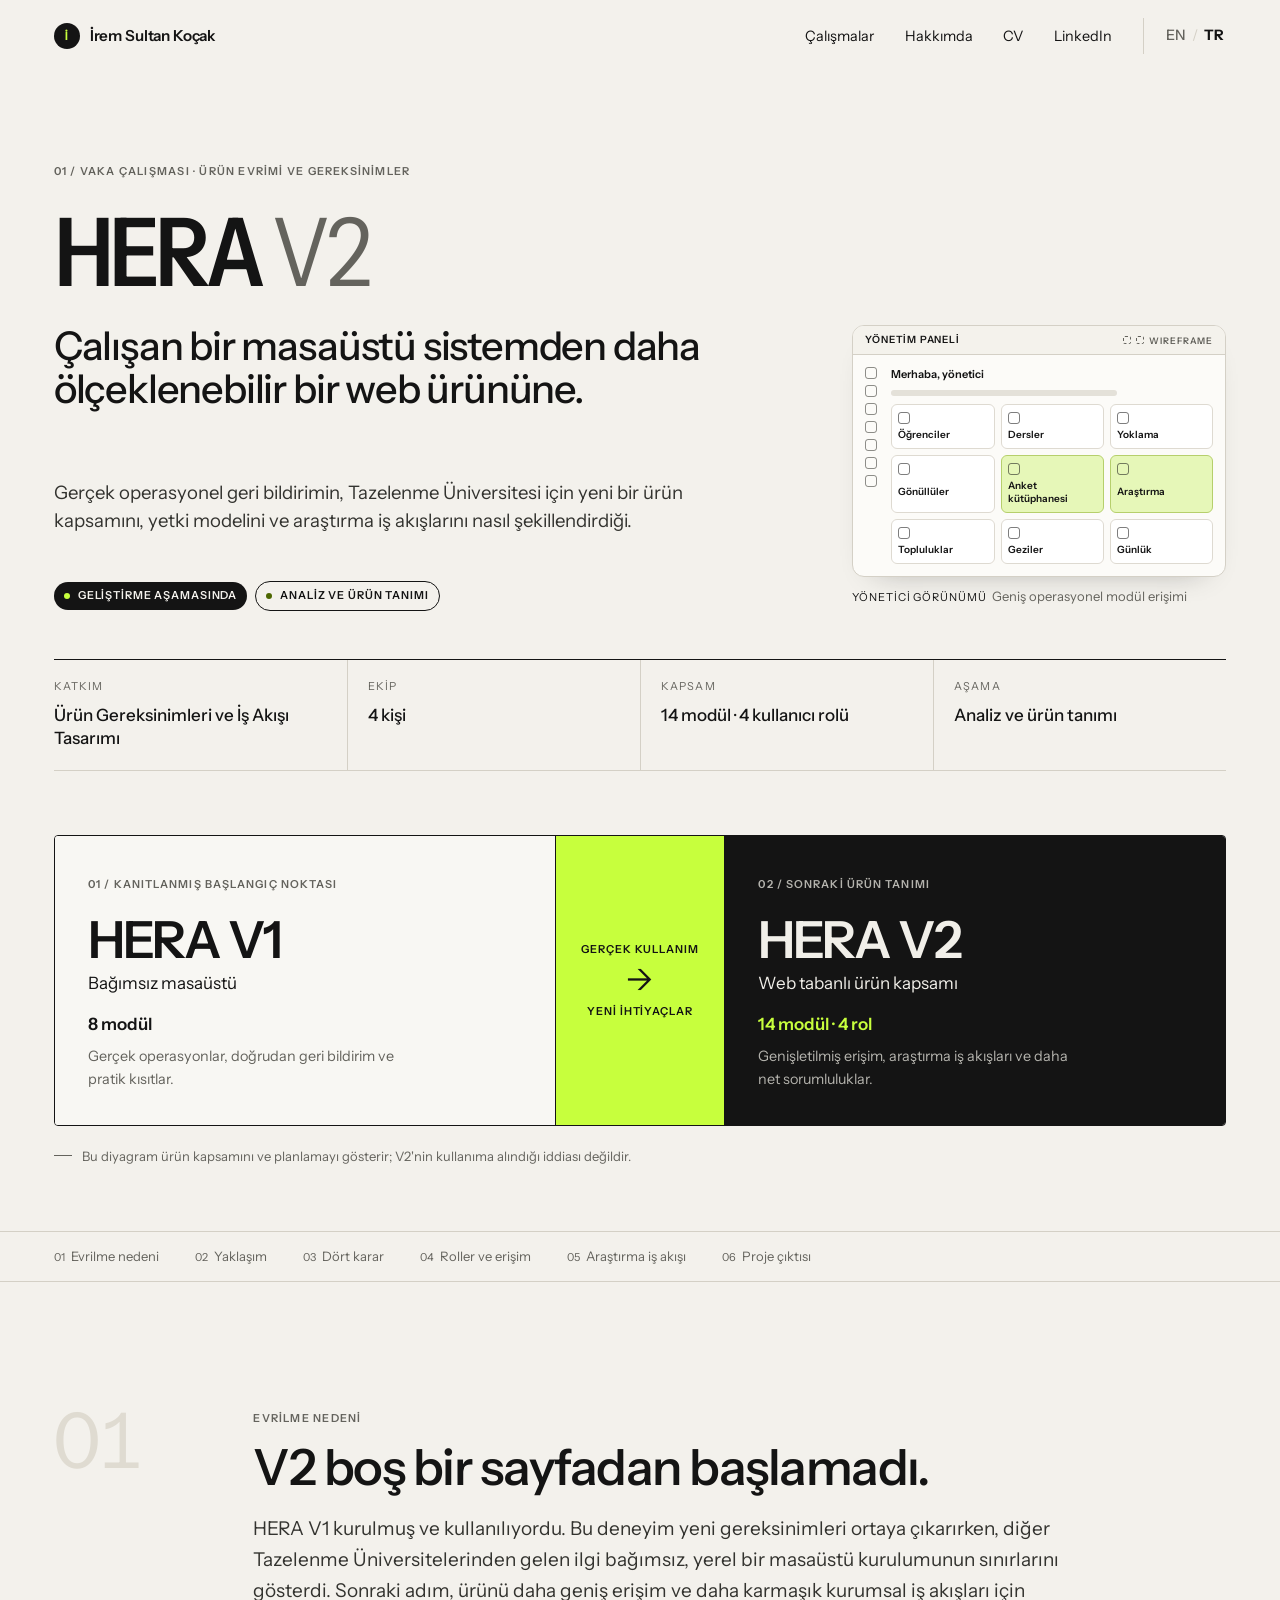
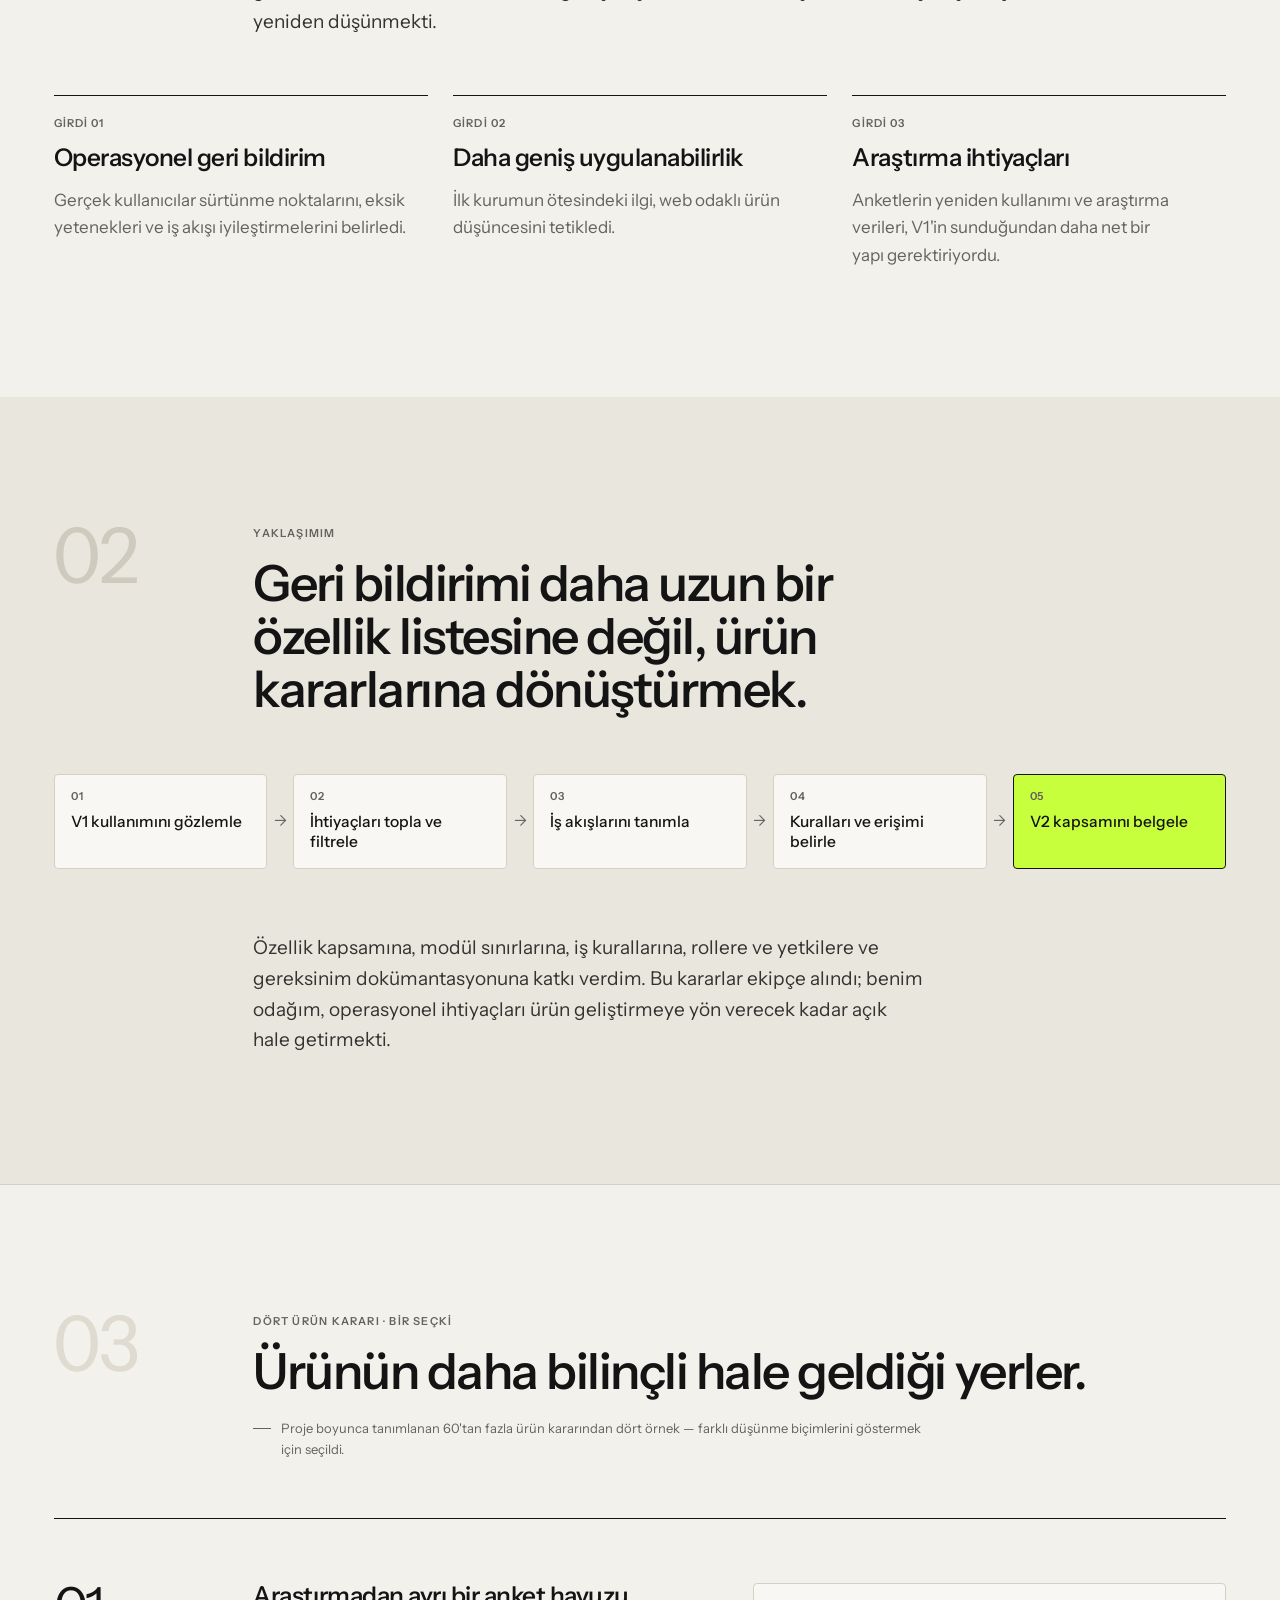
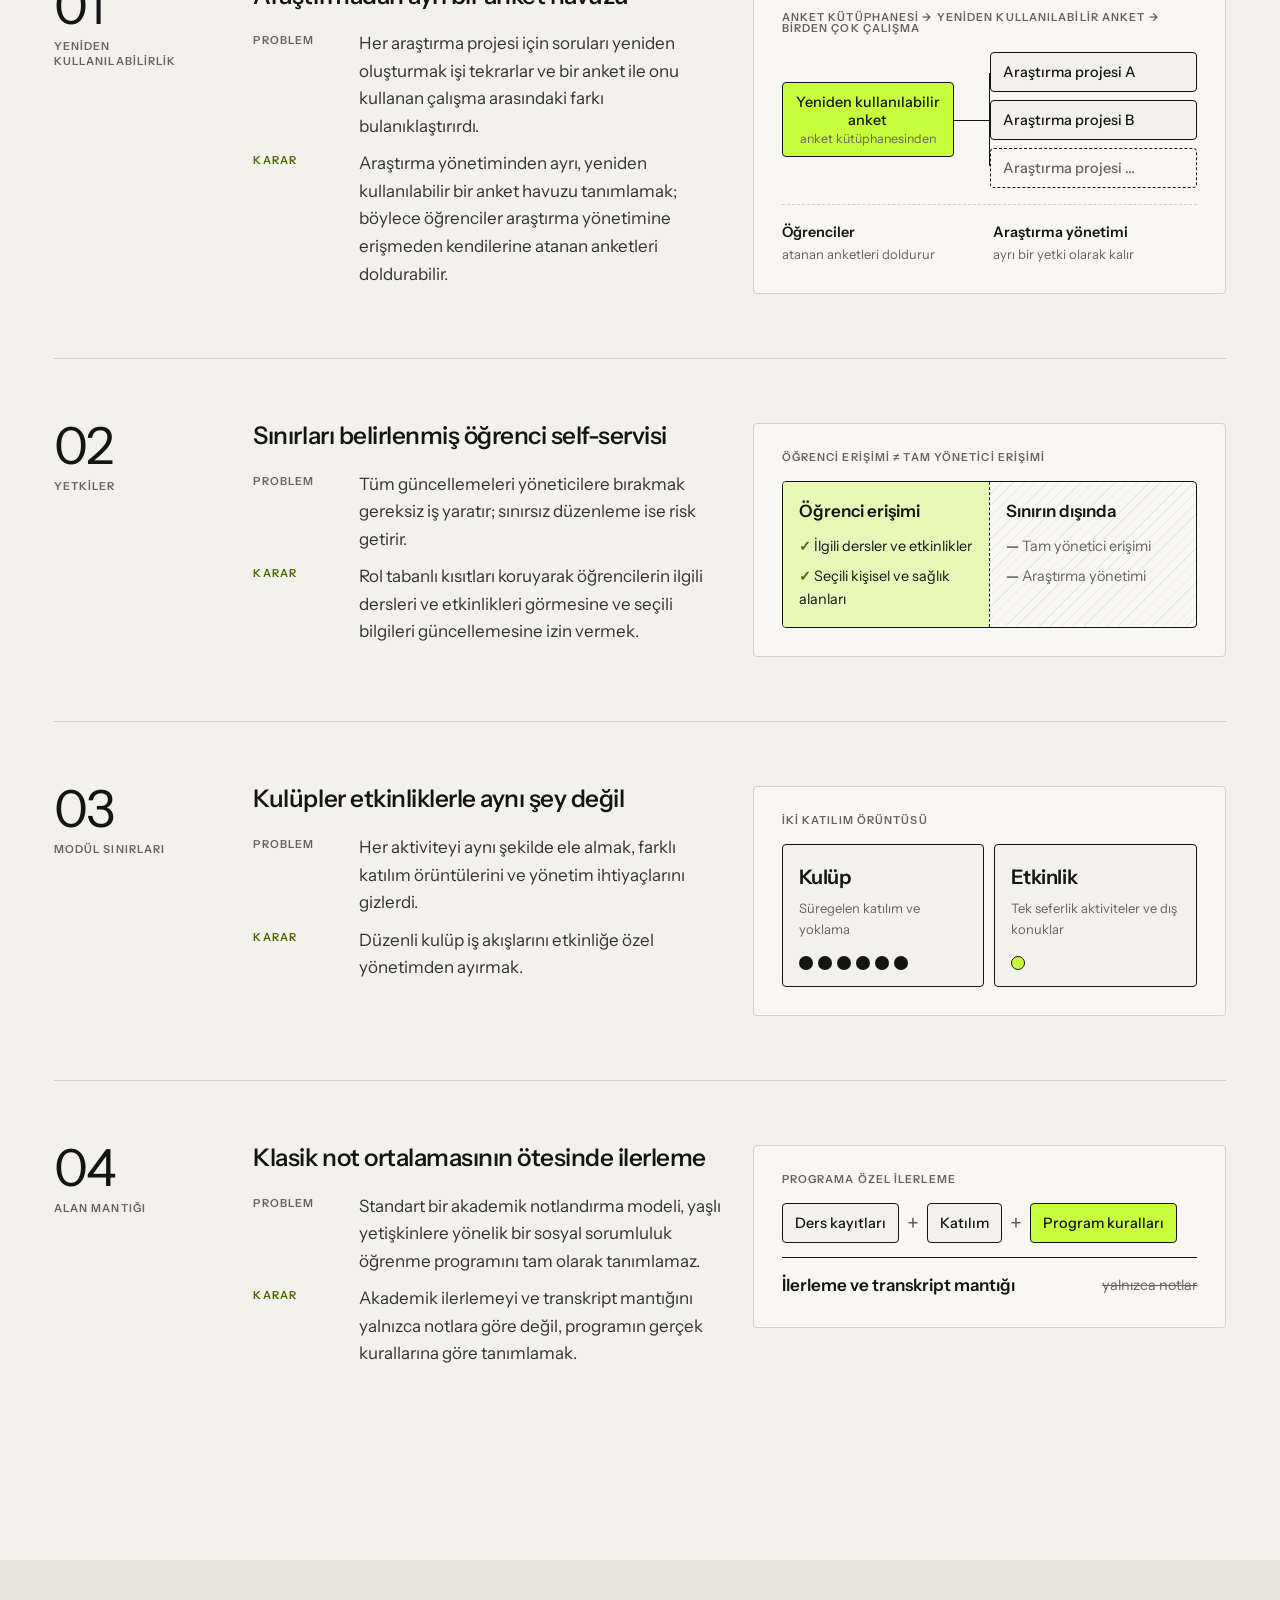
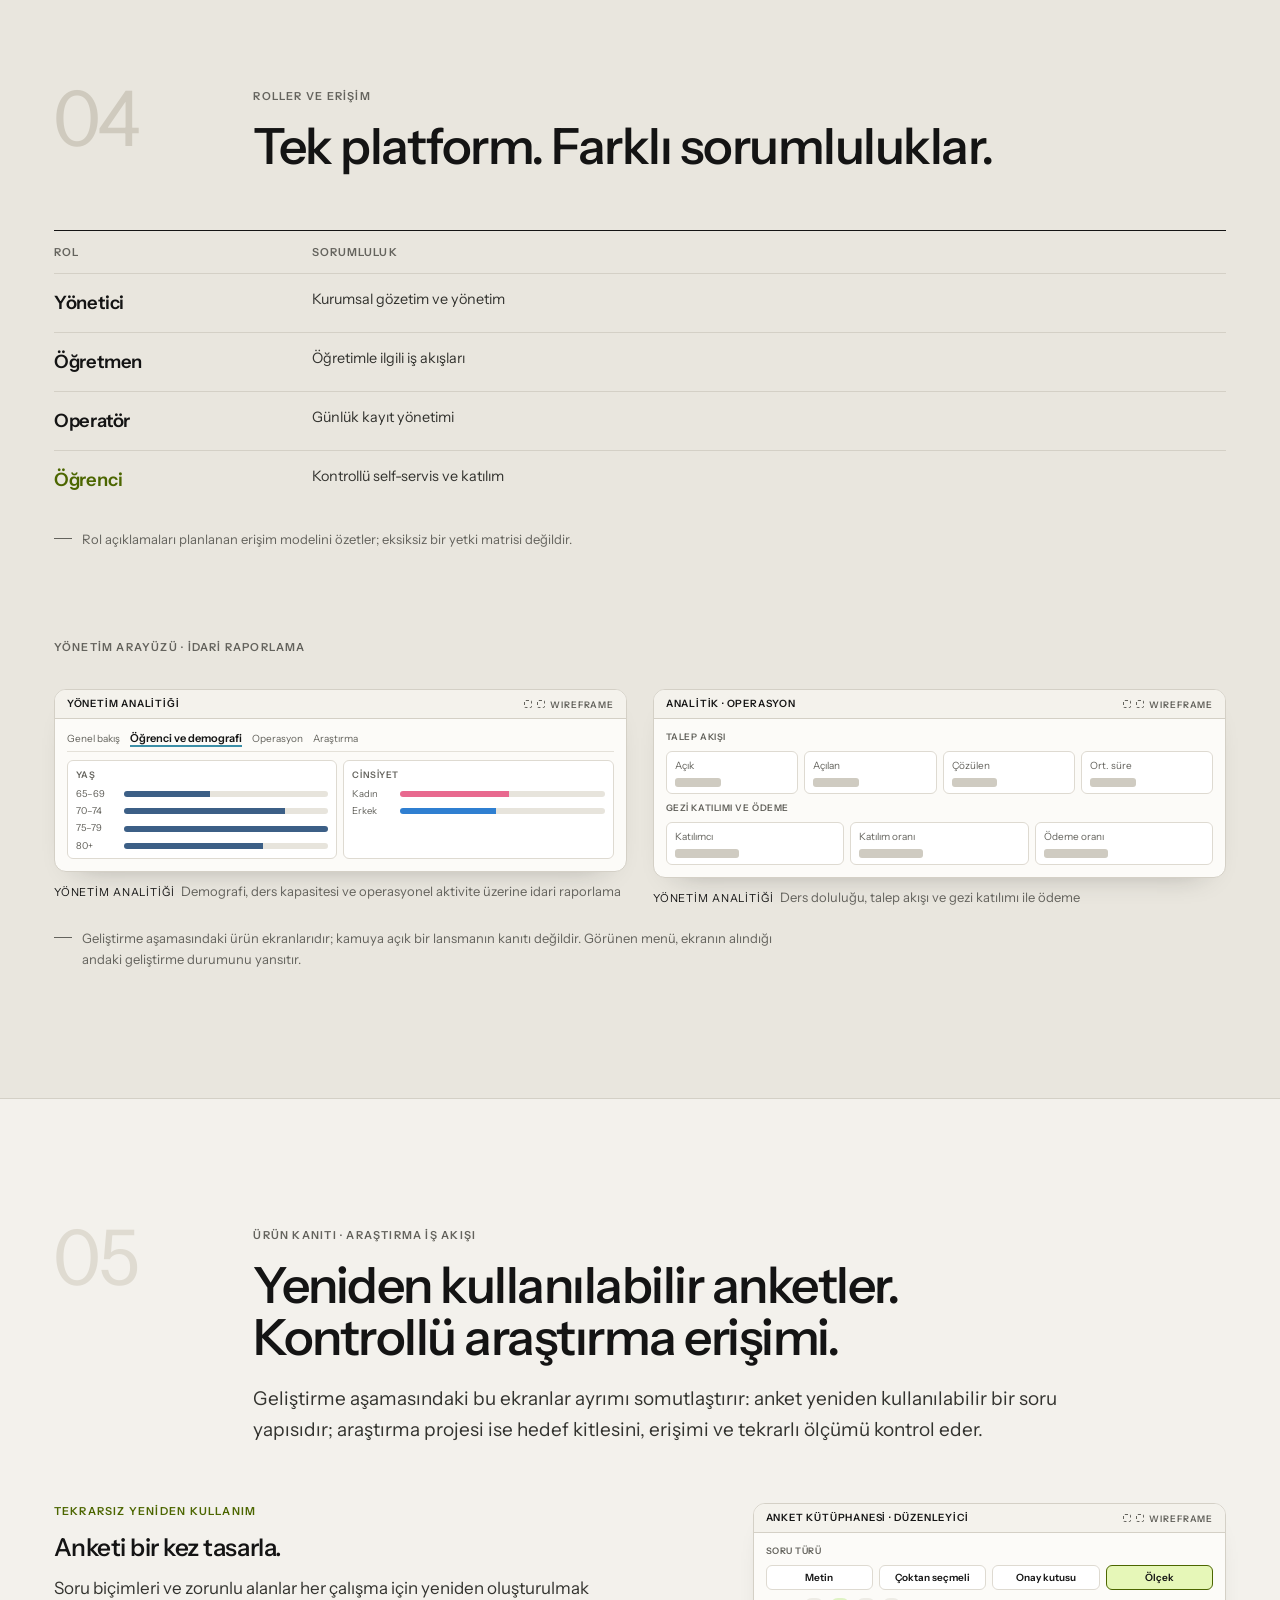
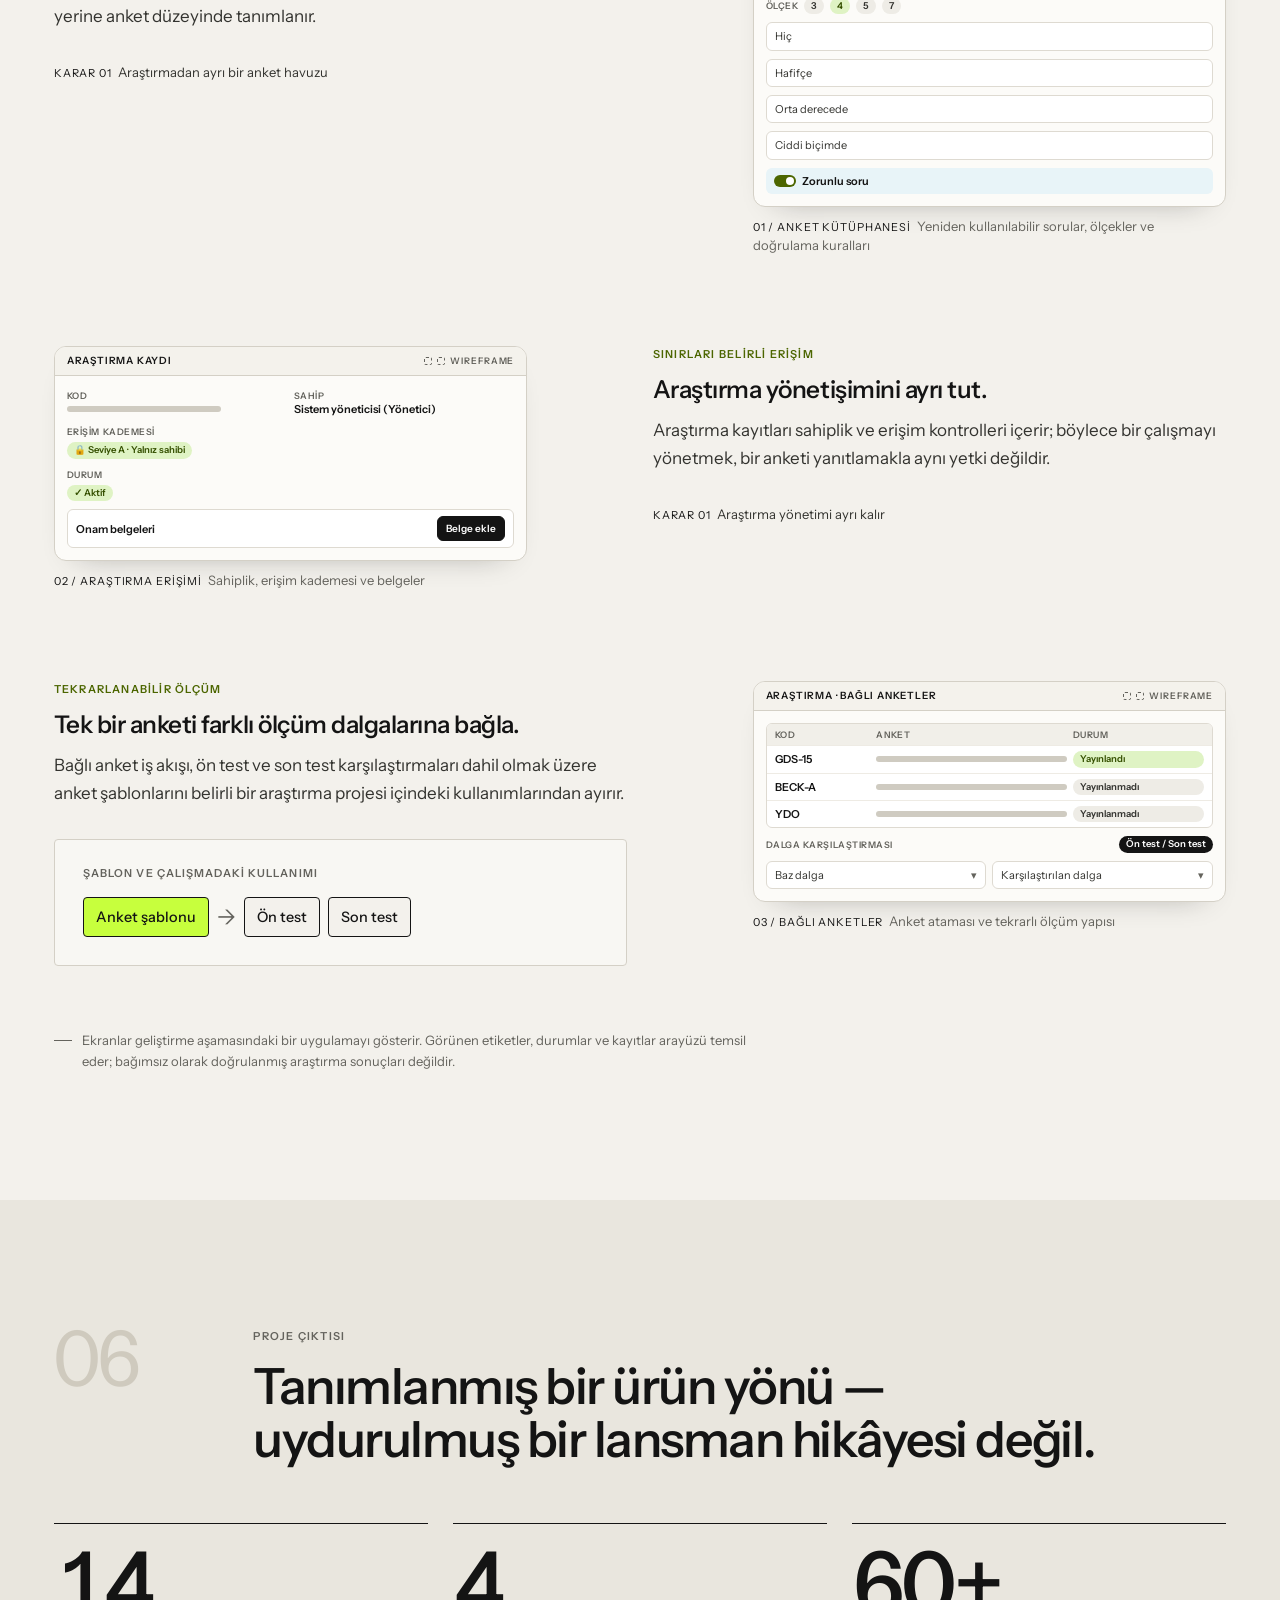
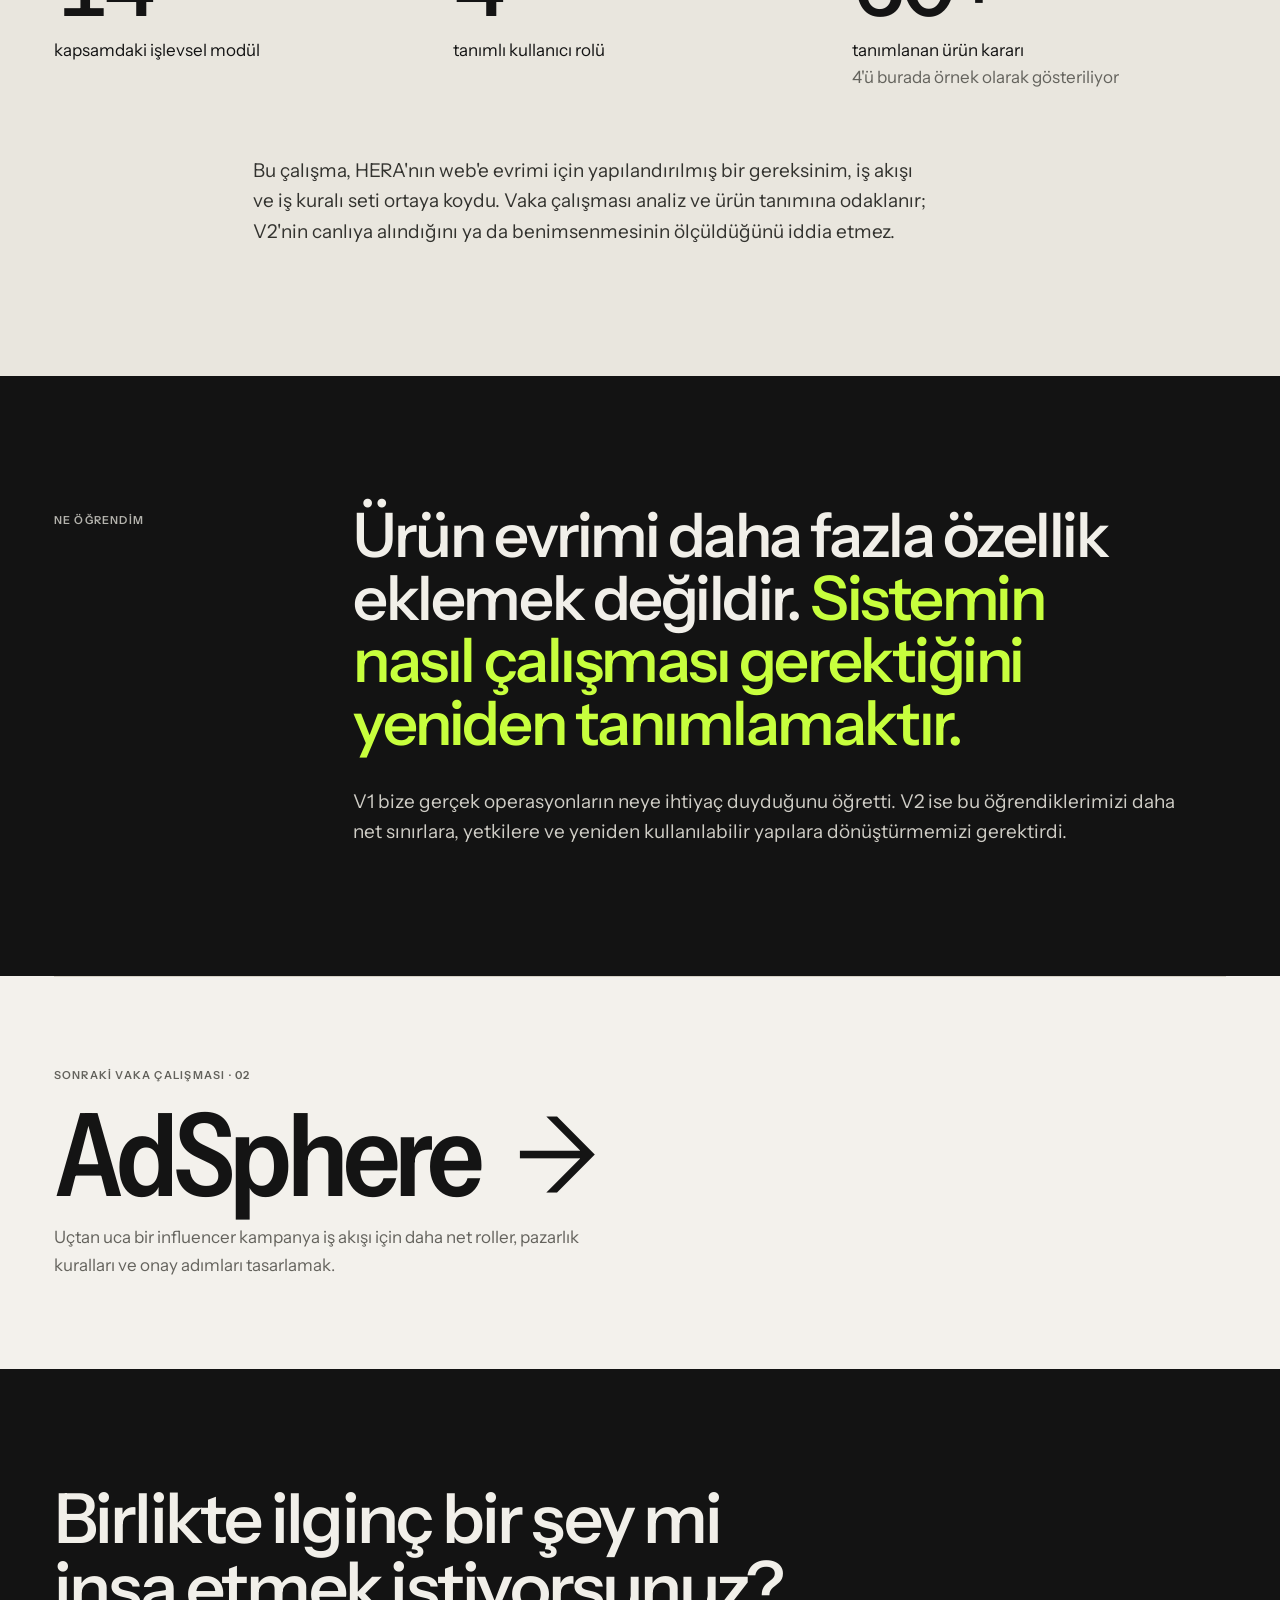
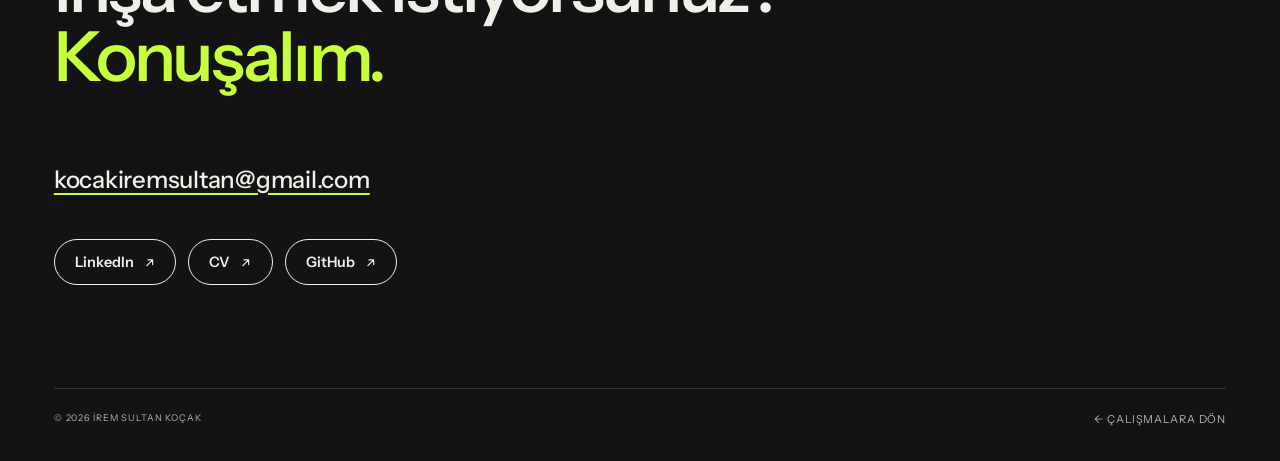
<file: tr/hera-v2.html>
<!doctype html>
<html lang="tr"><head>
<meta charset="utf-8">
<meta name="viewport" content="width=device-width, initial-scale=1">
<title>HERA V2 — Vaka Çalışması | İrem Sultan Koçak</title>
<meta name="description" content="HERA V2 ürün evrimi vaka çalışması: gereksinimler, ürün kararları ve iş akışları.">
<meta property="og:title" content="HERA V2 — Vaka Çalışması | İrem Sultan Koçak">
<meta property="og:description" content="HERA V2 ürün evrimi vaka çalışması: gereksinimler, ürün kararları ve iş akışları.">
<meta property="og:type" content="article">
<meta property="og:url" content="https://iremsultankocak.github.io/tr/hera-v2.html">
<meta property="og:site_name" content="İrem Sultan Koçak">
<meta property="og:locale" content="tr_TR">
<meta property="og:locale:alternate" content="en_US">
<meta property="og:image" content="https://iremsultankocak.github.io/assets/og-image-tr.png">
<meta property="og:image:width" content="1200">
<meta property="og:image:height" content="630">
<meta property="og:image:alt" content="İrem Sultan Koçak — Karmaşık iş akışlarını net ürün kararlarına dönüştürüyorum.">
<meta name="twitter:card" content="summary_large_image">
<meta name="twitter:image" content="https://iremsultankocak.github.io/assets/og-image-tr.png">
<meta name="theme-color" content="#f3f1ec">
<link rel="icon" href="data:image/svg+xml,%3Csvg xmlns='http://www.w3.org/2000/svg' viewBox='0 0 32 32'%3E%3Ccircle cx='16' cy='16' r='16' fill='%23141414'/%3E%3Ccircle cx='16' cy='16' r='6' fill='%23c7ff3d'/%3E%3C/svg%3E">
<link rel="preconnect" href="https://fonts.googleapis.com">
<link rel="preconnect" href="https://fonts.gstatic.com" crossorigin="">
<link rel="stylesheet" href="https://fonts.googleapis.com/css2?family=Instrument+Sans:ital,wdth,wght@0,75..100,400..700;1,75..100,400..700&amp;display=swap">
<link rel="alternate" hreflang="en" href="https://iremsultankocak.github.io/hera-v2.html">
<link rel="alternate" hreflang="tr" href="https://iremsultankocak.github.io/tr/hera-v2.html">
<link rel="alternate" hreflang="x-default" href="https://iremsultankocak.github.io/hera-v2.html">
<link rel="stylesheet" href="../styles.css?v=20261012">
<script>document.documentElement.classList.add('js')</script>
<script src="../main.js?v=20261012" defer=""></script>
</head>
<body>
<a class="skip-link" href="#main">İçeriğe geç</a>
<header class="site-header">
  <div class="container">
    <a class="brand" href="index.html"><span class="brand-mark" aria-hidden="true">İ</span>İrem Sultan Koçak</a>
    <button class="nav-toggle" type="button" aria-expanded="false" aria-controls="site-nav"><span class="nav-toggle-bars" aria-hidden="true"></span>Menü</button>
    <nav id="site-nav" class="site-nav" aria-label="Ana menü">
      <ul class="nav-list">
        <li><a href="index.html#work">Çalışmalar</a></li>
        <li><a href="about.html">Hakkımda</a></li>
        <li><a class="ext" href="../assets/resume.pdf" target="_blank" rel="noopener">CV</a></li>
        <li><a class="ext" href="https://www.linkedin.com/in/irem-sultan-kocak" rel="noopener">LinkedIn</a></li>
        <li class="lang-switch"><a href="../hera-v2.html" lang="en" hreflang="en">EN</a><span aria-hidden="true">/</span><a href="hera-v2.html" lang="tr" hreflang="tr" aria-current="true">TR</a></li>
      </ul>
    </nav>
  </div>
</header>

<main id="main">
  <!-- Hero -->
  <section class="case-hero has-card container" aria-labelledby="case-title">
    <div class="grid">
      <p class="eyebrow reveal"><span>01 / Vaka çalışması · Ürün evrimi ve gereksinimler</span></p>
      <h1 id="case-title" class="h1 case-title reveal reveal-d1">HERA <span class="v">V2</span></h1>
      <p class="case-sub reveal reveal-d2">Çalışan bir masaüstü sistemden daha ölçeklenebilir bir web ürününe.</p>
      <p class="lead case-lede reveal reveal-d2">Gerçek operasyonel geri bildirimin, Tazelenme Üniversitesi için yeni bir ürün kapsamını, yetki modelini ve araştırma iş akışlarını nasıl şekillendirdiği.</p>
      <div class="case-status reveal reveal-d3"><span class="status">Geliştirme aşamasında</span><span class="status status--outline">Analiz ve ürün tanımı</span></div>
      <figure class="wf-card case-card reveal reveal-d2" style="--wf-w:380px"><div class="wf" role="img" aria-label="Gerçek ekrana dayalı wireframe: geliştirme aşamasındaki HERA V2 yönetim paneli"><div class="wf-top"><b>Yönetim paneli</b><span><span lang="en">Wireframe</span></span></div><div class="wf-body"><div class="wf-split" style="grid-template-columns:18px 1fr"><div style="display:grid;gap:6px;align-content:start"><i class="wf-ico"></i><i class="wf-ico"></i><i class="wf-ico"></i><i class="wf-ico"></i><i class="wf-ico"></i><i class="wf-ico"></i><i class="wf-ico"></i></div><div style="display:grid;gap:8px"><span class="wf-t">Merhaba, yönetici</span><span class="wf-ln" style="--w:70%"></span><div class="wf-grid" style="--c:3"><div class="wf-tile"><i></i>Öğrenciler</div><div class="wf-tile"><i></i>Dersler</div><div class="wf-tile"><i></i>Yoklama</div><div class="wf-tile"><i></i>Gönüllüler</div><div class="wf-tile hl"><i></i>Anket kütüphanesi</div><div class="wf-tile hl"><i></i>Araştırma</div><div class="wf-tile"><i></i>Topluluklar</div><div class="wf-tile"><i></i>Geziler</div><div class="wf-tile"><i></i>Günlük</div></div></div></div></div></div><figcaption class="wf-cap"><p><span class="caption-label">Yönetici görünümü</span>Geniş operasyonel modül erişimi</p></figcaption></figure>
      <dl class="meta-strip case-meta reveal">
        <div><dt>Katkım</dt><dd>Ürün Gereksinimleri ve İş Akışı Tasarımı</dd></div>
        <div><dt>Ekip</dt><dd>4 kişi</dd></div>
        <div><dt>Kapsam</dt><dd>14 modül · 4 kullanıcı rolü</dd></div>
        <div><dt>Aşama</dt><dd>Analiz ve ürün tanımı</dd></div>
      </dl>
    </div>

    <div class="mt-l reveal">
      <div class="evolution" role="img" aria-label="HERA, sekiz modüllü bağımsız bir masaüstü sistemden, dört kullanıcı rolüne sahip, tanımlanmış on dört modüllü bir web ürününe evrildi">
        <div class="evo-from">
          <small>01 / Kanıtlanmış başlangıç noktası</small>
          <strong>HERA V1</strong>
          <span>Bağımsız masaüstü</span>
          <span class="evo-scope">8 modül</span>
          <p>Gerçek operasyonlar, doğrudan geri bildirim ve pratik kısıtlar.</p>
        </div>
        <div class="evo-mid"><span>Gerçek kullanım</span><b aria-hidden="true">→</b><span>Yeni ihtiyaçlar</span></div>
        <div class="evo-to">
          <small>02 / Sonraki ürün tanımı</small>
          <strong>HERA V2</strong>
          <span>Web tabanlı ürün kapsamı</span>
          <span class="evo-scope">14 modül · 4 rol</span>
          <p>Genişletilmiş erişim, araştırma iş akışları ve daha net sorumluluklar.</p>
        </div>
      </div>
      <p class="note">Bu diyagram ürün kapsamını ve planlamayı gösterir; V2'nin kullanıma alındığı iddiası değildir.</p>
    </div>
  </section>

  <nav class="chapter-nav container" aria-label="Vaka çalışması bölümleri">
    <ol>
      <li><a href="#s1"><span>01</span>Evrilme nedeni</a></li>
      <li><a href="#s2"><span>02</span>Yaklaşım</a></li>
      <li><a href="#s3"><span>03</span>Dört karar</a></li>
      <li><a href="#s4"><span>04</span>Roller ve erişim</a></li>
      <li><a href="#s5"><span>05</span>Araştırma iş akışı</a></li>
      <li><a href="#s6"><span>06</span>Proje çıktısı</a></li>
    </ol>
  </nav>

  <!-- 01 -->
  <section id="s1" class="section container">
    <div class="grid section-head">
      <p class="section-no" aria-hidden="true">01</p>
      <div class="section-body">
        <p class="eyebrow">Evrilme nedeni</p>
        <h2 class="h2">V2 boş bir sayfadan başlamadı.</h2>
        <p class="prose prose--lg">HERA V1 kurulmuş ve kullanılıyordu. Bu deneyim yeni gereksinimleri ortaya çıkarırken, diğer Tazelenme Üniversitelerinden gelen ilgi bağımsız, yerel bir masaüstü kurulumunun sınırlarını gösterdi. Sonraki adım, ürünü daha geniş erişim ve daha karmaşık kurumsal iş akışları için yeniden düşünmekti.</p>
      </div>
    </div>
    <div class="cols reveal" style="--cols:3">
      <div class="panel"><span class="panel-label">Girdi 01</span><h3 class="h3">Operasyonel geri bildirim</h3><p class="muted mt-s">Gerçek kullanıcılar sürtünme noktalarını, eksik yetenekleri ve iş akışı iyileştirmelerini belirledi.</p></div>
      <div class="panel"><span class="panel-label">Girdi 02</span><h3 class="h3">Daha geniş uygulanabilirlik</h3><p class="muted mt-s">İlk kurumun ötesindeki ilgi, web odaklı ürün düşüncesini tetikledi.</p></div>
      <div class="panel"><span class="panel-label">Girdi 03</span><h3 class="h3">Araştırma ihtiyaçları</h3><p class="muted mt-s">Anketlerin yeniden kullanımı ve araştırma verileri, V1'in sunduğundan daha net bir yapı gerektiriyordu.</p></div>
    </div>
  </section>

  <!-- 02 -->
  <section id="s2" class="section band">
    <div class="container">
      <div class="grid section-head">
        <p class="section-no" aria-hidden="true">02</p>
        <div class="section-body">
          <p class="eyebrow">Yaklaşımım</p>
          <h2 class="h2">Geri bildirimi daha uzun bir özellik listesine değil, ürün kararlarına dönüştürmek.</h2>
        </div>
      </div>
      <ol class="flow flow--numbered reveal" aria-label="Yaklaşım">
        <li>V1 kullanımını gözlemle</li>
        <li>İhtiyaçları topla ve filtrele</li>
        <li>İş akışlarını tanımla</li>
        <li>Kuralları ve erişimi belirle</li>
        <li class="is-key">V2 kapsamını belgele</li>
      </ol>
      <div class="grid mt-l"><p class="prose prose--lg reading">Özellik kapsamına, modül sınırlarına, iş kurallarına, rollere ve yetkilere ve gereksinim dokümantasyonuna katkı verdim. Bu kararlar ekipçe alındı; benim odağım, operasyonel ihtiyaçları ürün geliştirmeye yön verecek kadar açık hale getirmekti.</p></div>
    </div>
  </section>

  <!-- 03 -->
  <section id="s3" class="section container">
    <div class="grid section-head">
      <p class="section-no" aria-hidden="true">03</p>
      <div class="section-body">
        <p class="eyebrow">Dört ürün kararı · bir seçki</p>
        <h2 class="h2">Ürünün daha bilinçli hale geldiği yerler.</h2>
        <p class="note">Proje boyunca tanımlanan 60'tan fazla ürün kararından dört örnek — farklı düşünme biçimlerini göstermek için seçildi.</p>
      </div>
    </div>

    <article class="decision">
      <p class="decision-index"><b>01</b>Yeniden kullanılabilirlik</p>
      <div class="decision-main">
        <h3 class="h3">Araştırmadan ayrı bir anket havuzu</h3>
        <dl class="pd">
          <dt>Problem</dt><dd>Her araştırma projesi için soruları yeniden oluşturmak işi tekrarlar ve bir anket ile onu kullanan çalışma arasındaki farkı bulanıklaştırırdı.</dd>
          <dt class="is-decision">Karar</dt><dd>Araştırma yönetiminden ayrı, yeniden kullanılabilir bir anket havuzu tanımlamak; böylece öğrenciler araştırma yönetimine erişmeden kendilerine atanan anketleri doldurabilir.</dd>
        </dl>
      </div>
      <div class="decision-visual reveal">
        <div class="dgm" role="img" aria-label="Anket kütüphanesi, yeniden kullanılabilir anket, birden çok çalışma: tek bir yeniden kullanılabilir anket birkaç araştırma projesine bağlanır">
          <span class="dgm-title">Anket kütüphanesi → yeniden kullanılabilir anket → birden çok çalışma</span>
          <div class="pool">
            <div class="pool-left"><span class="node node--lime">Yeniden kullanılabilir anket<small>anket kütüphanesinden</small></span></div>
            <div class="pool-link" aria-hidden="true"></div>
            <div class="pool-right"><span class="node">Araştırma projesi A</span><span class="node">Araştırma projesi B</span><span class="node node--ghost">Araştırma projesi …</span></div>
          </div>
          <div class="pool-foot"><span><b>Öğrenciler</b>atanan anketleri doldurur</span><span><b>Araştırma yönetimi</b>ayrı bir yetki olarak kalır</span></div>
        </div>
      </div>
    </article>

    <article class="decision">
      <p class="decision-index"><b>02</b>Yetkiler</p>
      <div class="decision-main">
        <h3 class="h3">Sınırları belirlenmiş öğrenci self-servisi</h3>
        <dl class="pd">
          <dt>Problem</dt><dd>Tüm güncellemeleri yöneticilere bırakmak gereksiz iş yaratır; sınırsız düzenleme ise risk getirir.</dd>
          <dt class="is-decision">Karar</dt><dd>Rol tabanlı kısıtları koruyarak öğrencilerin ilgili dersleri ve etkinlikleri görmesine ve seçili bilgileri güncellemesine izin vermek.</dd>
        </dl>
      </div>
      <div class="decision-visual reveal">
        <div class="dgm" role="img" aria-label="Öğrenci erişimi seçili kişisel ve sağlık alanlarını kapsar; bu, tam yönetici erişimiyle aynı değildir">
          <span class="dgm-title">Öğrenci erişimi ≠ tam yönetici erişimi</span>
          <div class="boundary">
            <div class="b-in"><b>Öğrenci erişimi</b><ul><li>İlgili dersler ve etkinlikler</li><li>Seçili kişisel ve sağlık alanları</li></ul></div>
            <div class="b-out"><b>Sınırın dışında</b><ul><li>Tam yönetici erişimi</li><li>Araştırma yönetimi</li></ul></div>
          </div>
        </div>
      </div>
    </article>

    <article class="decision">
      <p class="decision-index"><b>03</b>Modül sınırları</p>
      <div class="decision-main">
        <h3 class="h3">Kulüpler etkinliklerle aynı şey değil</h3>
        <dl class="pd">
          <dt>Problem</dt><dd>Her aktiviteyi aynı şekilde ele almak, farklı katılım örüntülerini ve yönetim ihtiyaçlarını gizlerdi.</dd>
          <dt class="is-decision">Karar</dt><dd>Düzenli kulüp iş akışlarını etkinliğe özel yönetimden ayırmak.</dd>
        </dl>
      </div>
      <div class="decision-visual reveal">
        <div class="dgm" role="img" aria-label="Kulüp: süregelen katılım ve yoklama. Etkinlik: tek seferlik aktiviteler ve dış konuklar.">
          <span class="dgm-title">İki katılım örüntüsü</span>
          <div class="vs">
            <div><b>Kulüp</b><small>Süregelen katılım ve yoklama</small><span class="vs-pattern" aria-hidden="true"><i></i><i></i><i></i><i></i><i></i><i></i></span></div>
            <div><b>Etkinlik</b><small>Tek seferlik aktiviteler ve dış konuklar</small><span class="vs-pattern is-once" aria-hidden="true"><i></i></span></div>
          </div>
        </div>
      </div>
    </article>

    <article class="decision">
      <p class="decision-index"><b>04</b>Alan mantığı</p>
      <div class="decision-main">
        <h3 class="h3">Klasik not ortalamasının ötesinde ilerleme</h3>
        <dl class="pd">
          <dt>Problem</dt><dd>Standart bir akademik notlandırma modeli, yaşlı yetişkinlere yönelik bir sosyal sorumluluk öğrenme programını tam olarak tanımlamaz.</dd>
          <dt class="is-decision">Karar</dt><dd>Akademik ilerlemeyi ve transkript mantığını yalnızca notlara göre değil, programın gerçek kurallarına göre tanımlamak.</dd>
        </dl>
      </div>
      <div class="decision-visual reveal">
        <div class="dgm" role="img" aria-label="İlerlemeyi ve transkript mantığını yalnızca notlar değil; ders kayıtları, katılım ve program kuralları birlikte belirler">
          <span class="dgm-title">Programa özel ilerleme</span>
          <div class="formula"><span class="node">Ders kayıtları</span><span class="op" aria-hidden="true">+</span><span class="node">Katılım</span><span class="op" aria-hidden="true">+</span><span class="node node--lime">Program kuralları</span></div>
          <div class="formula-out"><b>İlerleme ve transkript mantığı</b><span class="crossed">yalnızca notlar</span></div>
        </div>
      </div>
    </article>
  </section>

  <!-- 04 -->
  <section id="s4" class="section band">
    <div class="container">
      <div class="grid section-head">
        <p class="section-no" aria-hidden="true">04</p>
        <div class="section-body">
          <p class="eyebrow">Roller ve erişim</p>
          <h2 class="h2">Tek platform. Farklı sorumluluklar.</h2>
        </div>
      </div>
      <div class="grid">
        <div class="span-full reveal" style="overflow-x:auto">
          <table class="role-table">
            <caption class="sr-only">HERA V2 kullanıcı rolleri</caption>
            <thead><tr><th scope="col">Rol</th><th scope="col">Sorumluluk</th></tr></thead>
            <tbody>
              <tr><th scope="row">Yönetici</th><td>Kurumsal gözetim ve yönetim</td></tr>
              <tr><th scope="row">Öğretmen</th><td>Öğretimle ilgili iş akışları</td></tr>
              <tr><th scope="row">Operatör</th><td>Günlük kayıt yönetimi</td></tr>
              <tr class="is-student"><th scope="row">Öğrenci</th><td>Kontrollü self-servis ve katılım</td></tr>
            </tbody>
          </table>
          <p class="note">Rol açıklamaları planlanan erişim modelini özetler; eksiksiz bir yetki matrisi değildir.</p>
        </div>
      </div>

      <div class="mt-xl">
        <p class="eyebrow mb-m">Yönetim arayüzü · idari raporlama</p>
        <div class="wf-row-cards">
          <figure class="wf-card  reveal" style="--wf-w:340px"><div class="wf" role="img" aria-label="Gerçek ekrana dayalı wireframe: HERA V2 yönetim analitiği, öğrenci ve demografi sekmesi"><div class="wf-top"><b>Yönetim analitiği</b><span><span lang="en">Wireframe</span></span></div><div class="wf-body"><div class="wf-row" style="gap:10px;border-bottom:1px solid #e4e1d9;padding-bottom:6px"><span class="wf-m">Genel bakış</span><span class="wf-t" style="box-shadow:0 2px 0 #3c8fa8">Öğrenci ve demografi</span><span class="wf-m">Operasyon</span><span class="wf-m">Araştırma</span></div><div class="wf-grid" style="--c:2"><div class="wf-box"><span class="wf-k">Yaş</span><div class="wf-bars" style="margin-top:6px"><div>65–69<i style="--v:42%"></i></div><div>70–74<i style="--v:79%"></i></div><div>75–79<i style="--v:100%"></i></div><div>80+<i style="--v:68%"></i></div></div></div><div class="wf-box"><span class="wf-k">Cinsiyet</span><div class="wf-bars" style="margin-top:6px"><div>Kadın<i style="--v:53%;--bc:#e8698f"></i></div><div>Erkek<i style="--v:47%;--bc:#2f7fd1"></i></div></div></div></div></div></div><figcaption class="wf-cap"><p><span class="caption-label">Yönetim analitiği</span>Demografi, ders kapasitesi ve operasyonel aktivite üzerine idari raporlama</p></figcaption></figure>
          <figure class="wf-card  reveal" style="--wf-w:320px"><div class="wf" role="img" aria-label="Gerçek ekrana dayalı wireframe: HERA V2 yönetim analitiği, operasyon görünümü"><div class="wf-top"><b>Analitik · operasyon</b><span><span lang="en">Wireframe</span></span></div><div class="wf-body"><span class="wf-k">Talep akışı</span><div class="wf-grid" style="--c:4"><div class="wf-box"><span class="wf-m">Açık</span><span class="wf-ln dk" style="--w:40%;margin-top:6px;height:9px"></span></div><div class="wf-box"><span class="wf-m">Açılan</span><span class="wf-ln dk" style="--w:40%;margin-top:6px;height:9px"></span></div><div class="wf-box"><span class="wf-m">Çözülen</span><span class="wf-ln dk" style="--w:40%;margin-top:6px;height:9px"></span></div><div class="wf-box"><span class="wf-m">Ort. süre</span><span class="wf-ln dk" style="--w:40%;margin-top:6px;height:9px"></span></div></div><span class="wf-k">Gezi katılımı ve ödeme</span><div class="wf-grid" style="--c:3"><div class="wf-box"><span class="wf-m">Katılımcı</span><span class="wf-ln dk" style="--w:40%;margin-top:6px;height:9px"></span></div><div class="wf-box"><span class="wf-m">Katılım oranı</span><span class="wf-ln dk" style="--w:40%;margin-top:6px;height:9px"></span></div><div class="wf-box"><span class="wf-m">Ödeme oranı</span><span class="wf-ln dk" style="--w:40%;margin-top:6px;height:9px"></span></div></div></div></div><figcaption class="wf-cap"><p><span class="caption-label">Yönetim analitiği</span>Ders doluluğu, talep akışı ve gezi katılımı ile ödeme</p></figcaption></figure>
        </div>
        <p class="note">Geliştirme aşamasındaki ürün ekranlarıdır; kamuya açık bir lansmanın kanıtı değildir. Görünen menü, ekranın alındığı andaki geliştirme durumunu yansıtır.</p>
      </div>
    </div>
  </section>

  <!-- 05 -->
  <section id="s5" class="section container">
    <div class="grid section-head">
      <p class="section-no" aria-hidden="true">05</p>
      <div class="section-body">
        <p class="eyebrow">Ürün kanıtı · Araştırma iş akışı</p>
        <h2 class="h2">Yeniden kullanılabilir anketler. Kontrollü araştırma erişimi.</h2>
        <p class="prose prose--lg">Geliştirme aşamasındaki bu ekranlar ayrımı somutlaştırır: anket yeniden kullanılabilir bir soru yapısıdır; araştırma projesi ise hedef kitlesini, erişimi ve tekrarlı ölçümü kontrol eder.</p>
      </div>
    </div>

    <div class="pair pair--narrow">
      <div class="p-text reveal">
        <p class="eyebrow">Tekrarsız yeniden kullanım</p>
        <h3 class="h3">Anketi bir kez tasarla.</h3>
        <p>Soru biçimleri ve zorunlu alanlar her çalışma için yeniden oluşturulmak yerine anket düzeyinde tanımlanır.</p>
        <p class="caption mt-m"><span class="caption-label">Karar 01</span>Araştırmadan ayrı bir anket havuzu</p>
      </div>
      <figure class="wf-card p-media reveal" style="--wf-w:300px"><div class="wf" role="img" aria-label="Gerçek ekrana dayalı wireframe: soru türleri, dört dereceli ölçek ve zorunlu soru ayarı bulunan HERA V2 anket düzenleyicisi"><div class="wf-top"><b>Anket kütüphanesi · düzenleyici</b><span><span lang="en">Wireframe</span></span></div><div class="wf-body"><span class="wf-k">Soru türü</span><div class="wf-grid" style="--c:4"><span class="wf-btn">Metin</span><span class="wf-btn">Çoktan seçmeli</span><span class="wf-btn">Onay kutusu</span><span class="wf-btn on">Ölçek</span></div><div class="wf-row"><span class="wf-k">Ölçek</span><span class="wf-pill">3</span><span class="wf-pill ok">4</span><span class="wf-pill">5</span><span class="wf-pill">7</span></div><div class="wf-box">Hiç</div><div class="wf-box">Hafifçe</div><div class="wf-box">Orta derecede</div><div class="wf-box">Ciddi biçimde</div><div class="wf-row" style="background:#e8f4f8;border-radius:6px;padding:6px 8px"><span class="wf-toggle"></span><span class="wf-t">Zorunlu soru</span></div></div></div><figcaption class="wf-cap"><p><span class="caption-label">01 / Anket kütüphanesi</span>Yeniden kullanılabilir sorular, ölçekler ve doğrulama kuralları</p></figcaption></figure>
    </div>

    <div class="pair pair--flip pair--narrow">
      <div class="p-text reveal">
        <p class="eyebrow">Sınırları belirli erişim</p>
        <h3 class="h3">Araştırma yönetişimini ayrı tut.</h3>
        <p>Araştırma kayıtları sahiplik ve erişim kontrolleri içerir; böylece bir çalışmayı yönetmek, bir anketi yanıtlamakla aynı yetki değildir.</p>
        <p class="caption mt-m"><span class="caption-label">Karar 01</span>Araştırma yönetimi ayrı kalır</p>
      </div>
      <figure class="wf-card p-media reveal" style="--wf-w:300px"><div class="wf" role="img" aria-label="Gerçek ekrana dayalı wireframe: sahip, erişim kademesi ve onam belgeleri içeren HERA V2 araştırma bilgileri"><div class="wf-top"><b>Araştırma kaydı</b><span><span lang="en">Wireframe</span></span></div><div class="wf-body"><div class="wf-grid" style="--c:2"><div><span class="wf-k">Kod</span><br><span class="wf-ln dk" style="--w:70%;margin-top:4px"></span></div><div><span class="wf-k">Sahip</span><br><span class="wf-t">Sistem yöneticisi (Yönetici)</span></div></div><div><span class="wf-k">Erişim kademesi</span><br><span class="wf-pill ok" style="margin-top:4px">🔒 Seviye A · Yalnız sahibi</span></div><div><span class="wf-k">Durum</span><br><span class="wf-pill ok" style="margin-top:4px">✓ Aktif</span></div><div class="wf-box wf-row sb"><span class="wf-t">Onam belgeleri</span><span class="wf-btn ink">Belge ekle</span></div></div></div><figcaption class="wf-cap"><p><span class="caption-label">02 / Araştırma erişimi</span>Sahiplik, erişim kademesi ve belgeler</p></figcaption></figure>
    </div>

    <div class="pair pair--narrow">
      <div class="p-text reveal">
        <p class="eyebrow">Tekrarlanabilir ölçüm</p>
        <h3 class="h3">Tek bir anketi farklı ölçüm dalgalarına bağla.</h3>
        <p>Bağlı anket iş akışı, ön test ve son test karşılaştırmaları dahil olmak üzere anket şablonlarını belirli bir araştırma projesi içindeki kullanımlarından ayırır.</p>
        <div class="dgm mt-m" role="img" aria-label="Tek bir araştırma projesinde ön test ve son test dalgası olarak kullanılan tek bir anket şablonu">
          <span class="dgm-title">Şablon ve çalışmadaki kullanımı</span>
          <div class="formula"><span class="node node--lime">Anket şablonu</span><span class="op" aria-hidden="true">→</span><span class="node">Ön test</span><span class="node">Son test</span></div>
        </div>
      </div>
      <figure class="wf-card p-media reveal" style="--wf-w:320px"><div class="wf" role="img" aria-label="Gerçek ekrana dayalı wireframe: bağlı anketler ve ön test/son test dalga karşılaştırması içeren HERA V2 araştırma arayüzü"><div class="wf-top"><b>Araştırma · bağlı anketler</b><span><span lang="en">Wireframe</span></span></div><div class="wf-body"><div class="wf-table" style="--cols:.8fr 1.6fr 1.1fr"><div><span>Kod</span><span>Anket</span><span>Durum</span></div><div><span class="wf-t">GDS-15</span><span class="wf-ln dk"></span><span class="wf-pill ok">Yayınlandı</span></div><div><span class="wf-t">BECK-A</span><span class="wf-ln dk"></span><span class="wf-pill">Yayınlanmadı</span></div><div><span class="wf-t">YDO</span><span class="wf-ln dk"></span><span class="wf-pill">Yayınlanmadı</span></div></div><div class="wf-row sb"><span class="wf-k">Dalga karşılaştırması</span><span class="wf-pill ink">Ön test / Son test</span></div><div class="wf-grid" style="--c:2"><div class="wf-box sel">Baz dalga</div><div class="wf-box sel">Karşılaştırılan dalga</div></div></div></div><figcaption class="wf-cap"><p><span class="caption-label">03 / Bağlı anketler</span>Anket ataması ve tekrarlı ölçüm yapısı</p></figcaption></figure>
    </div>
    <p class="note mt-l">Ekranlar geliştirme aşamasındaki bir uygulamayı gösterir. Görünen etiketler, durumlar ve kayıtlar arayüzü temsil eder; bağımsız olarak doğrulanmış araştırma sonuçları değildir.</p>
  </section>

  <!-- 06 -->
  <section id="s6" class="section band">
    <div class="container">
      <div class="grid section-head">
        <p class="section-no" aria-hidden="true">06</p>
        <div class="section-body">
          <p class="eyebrow">Proje çıktısı</p>
          <h2 class="h2">Tanımlanmış bir ürün yönü — uydurulmuş bir lansman hikâyesi değil.</h2>
        </div>
      </div>
      <div class="cols reveal" style="--cols:3">
        <div class="panel"><span class="stat">14</span>kapsamdaki işlevsel modül</div>
        <div class="panel"><span class="stat">4</span>tanımlı kullanıcı rolü</div>
        <div class="panel"><span class="stat">60+</span>tanımlanan ürün kararı<br><span class="muted">4'ü burada örnek olarak gösteriliyor</span></div>
      </div>
      <div class="grid mt-l"><p class="prose prose--lg reading">Bu çalışma, HERA'nın web'e evrimi için yapılandırılmış bir gereksinim, iş akışı ve iş kuralı seti ortaya koydu. Vaka çalışması analiz ve ürün tanımına odaklanır; V2'nin canlıya alındığını ya da benimsenmesinin ölçüldüğünü iddia etmez.</p></div>
    </div>
  </section>

  <!-- Learning -->
  <section class="reflection band--dark on-dark" aria-labelledby="learn-title">
    <div class="container">
      <div class="grid">
        <p class="eyebrow">Ne öğrendim</p>
        <div class="reflection-body reveal">
          <h2 id="learn-title">Ürün evrimi daha fazla özellik eklemek değildir. <em>Sistemin nasıl çalışması gerektiğini yeniden tanımlamaktır.</em></h2>
          <p class="prose prose--lg">V1 bize gerçek operasyonların neye ihtiyaç duyduğunu öğretti. V2 ise bu öğrendiklerimizi daha net sınırlara, yetkilere ve yeniden kullanılabilir yapılara dönüştürmemizi gerektirdi.</p>
        </div>
      </div>
    </div>
  </section>

  <div class="container">
    <a class="next-project" href="adsphere.html">
      <p class="eyebrow">Sonraki vaka çalışması · 02</p>
      <span class="np-title">AdSphere <span class="np-arrow" aria-hidden="true">→</span></span>
      <span class="np-sub">Uçtan uca bir influencer kampanya iş akışı için daha net roller, pazarlık kuralları ve onay adımları tasarlamak.</span>
    </a>
  </div>
</main>

<footer class="site-footer on-dark">
  <div class="container">
    <p class="footer-cta">Birlikte ilginç bir şey mi inşa etmek istiyorsunuz? <em>Konuşalım.</em></p>
    <p class="footer-mail"><a href="mailto:kocakiremsultan@gmail.com">kocakiremsultan@gmail.com</a></p>
    <div class="footer-links"><a class="btn" href="https://www.linkedin.com/in/irem-sultan-kocak" rel="noopener">LinkedIn <svg class="i-ne" aria-hidden="true" width="0.8em" height="0.8em" viewBox="0 0 16 16" fill="none" stroke="currentColor" stroke-width="1.6" stroke-linecap="round" stroke-linejoin="round"><path d="M4 12 12 4M5.5 4H12v6.5"></path></svg></a> <a class="btn" href="../assets/resume.pdf" target="_blank" rel="noopener">CV <svg class="i-ne" aria-hidden="true" width="0.8em" height="0.8em" viewBox="0 0 16 16" fill="none" stroke="currentColor" stroke-width="1.6" stroke-linecap="round" stroke-linejoin="round"><path d="M4 12 12 4M5.5 4H12v6.5"></path></svg></a> <a class="btn" href="https://github.com/iremsultankocak" rel="noopener">GitHub <svg class="i-ne" aria-hidden="true" width="0.8em" height="0.8em" viewBox="0 0 16 16" fill="none" stroke="currentColor" stroke-width="1.6" stroke-linecap="round" stroke-linejoin="round"><path d="M4 12 12 4M5.5 4H12v6.5"></path></svg></a></div>
    <div class="footer-meta"><small>© 2026 İrem Sultan Koçak</small><a href="index.html#work">← Çalışmalara dön</a></div>
  </div>
</footer>


</body></html>
</file>
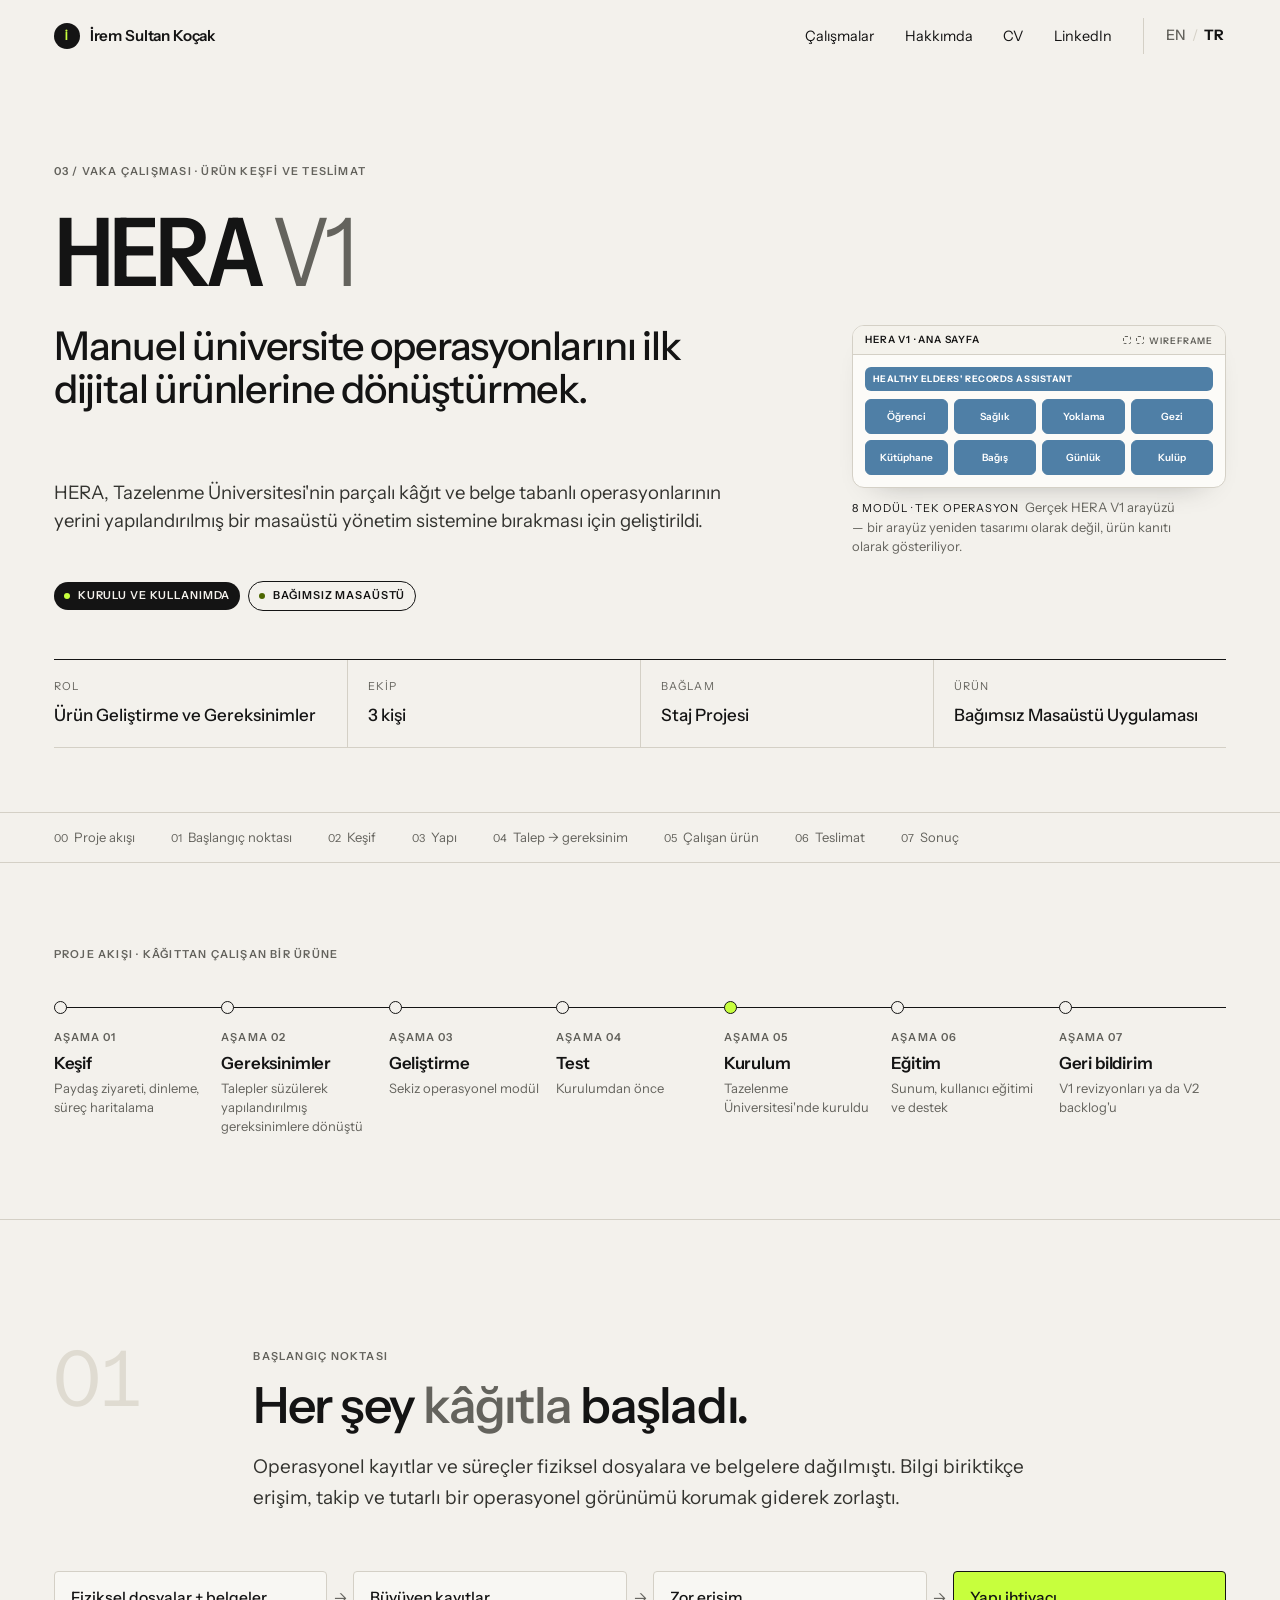
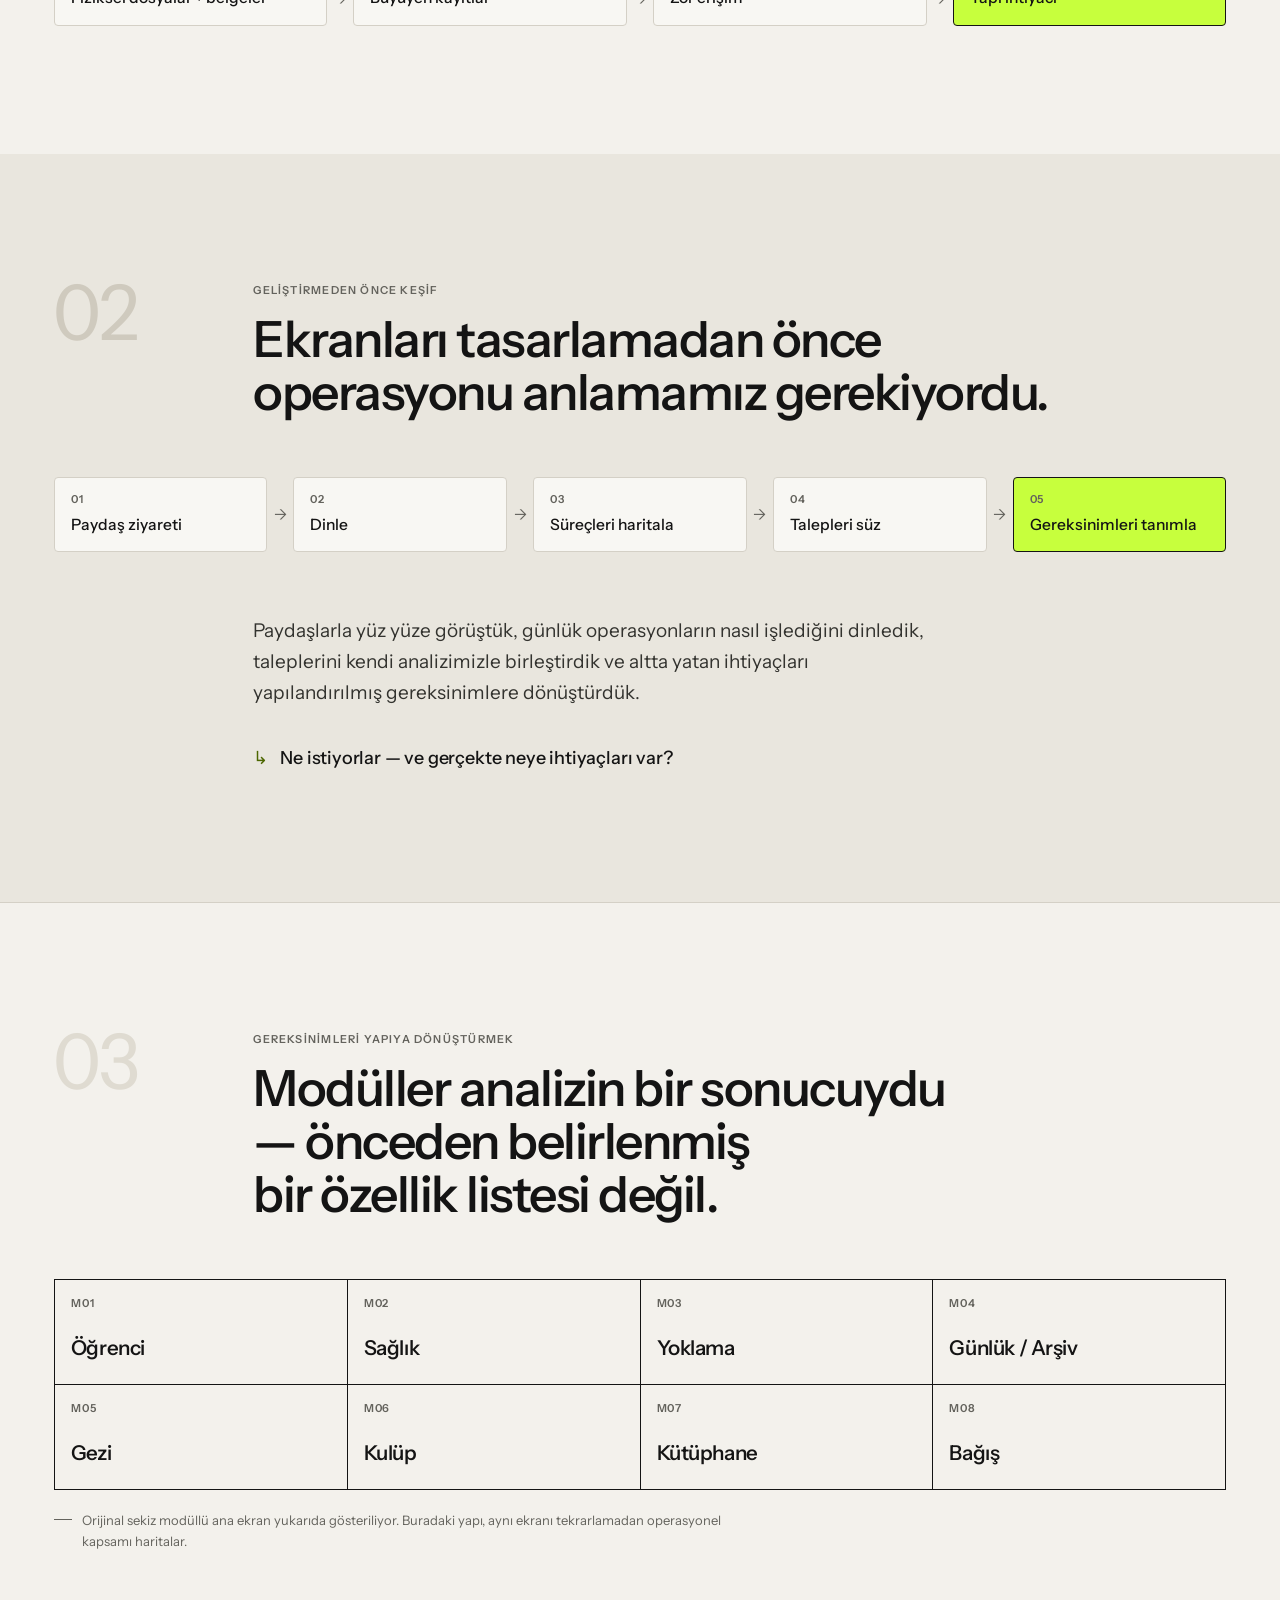
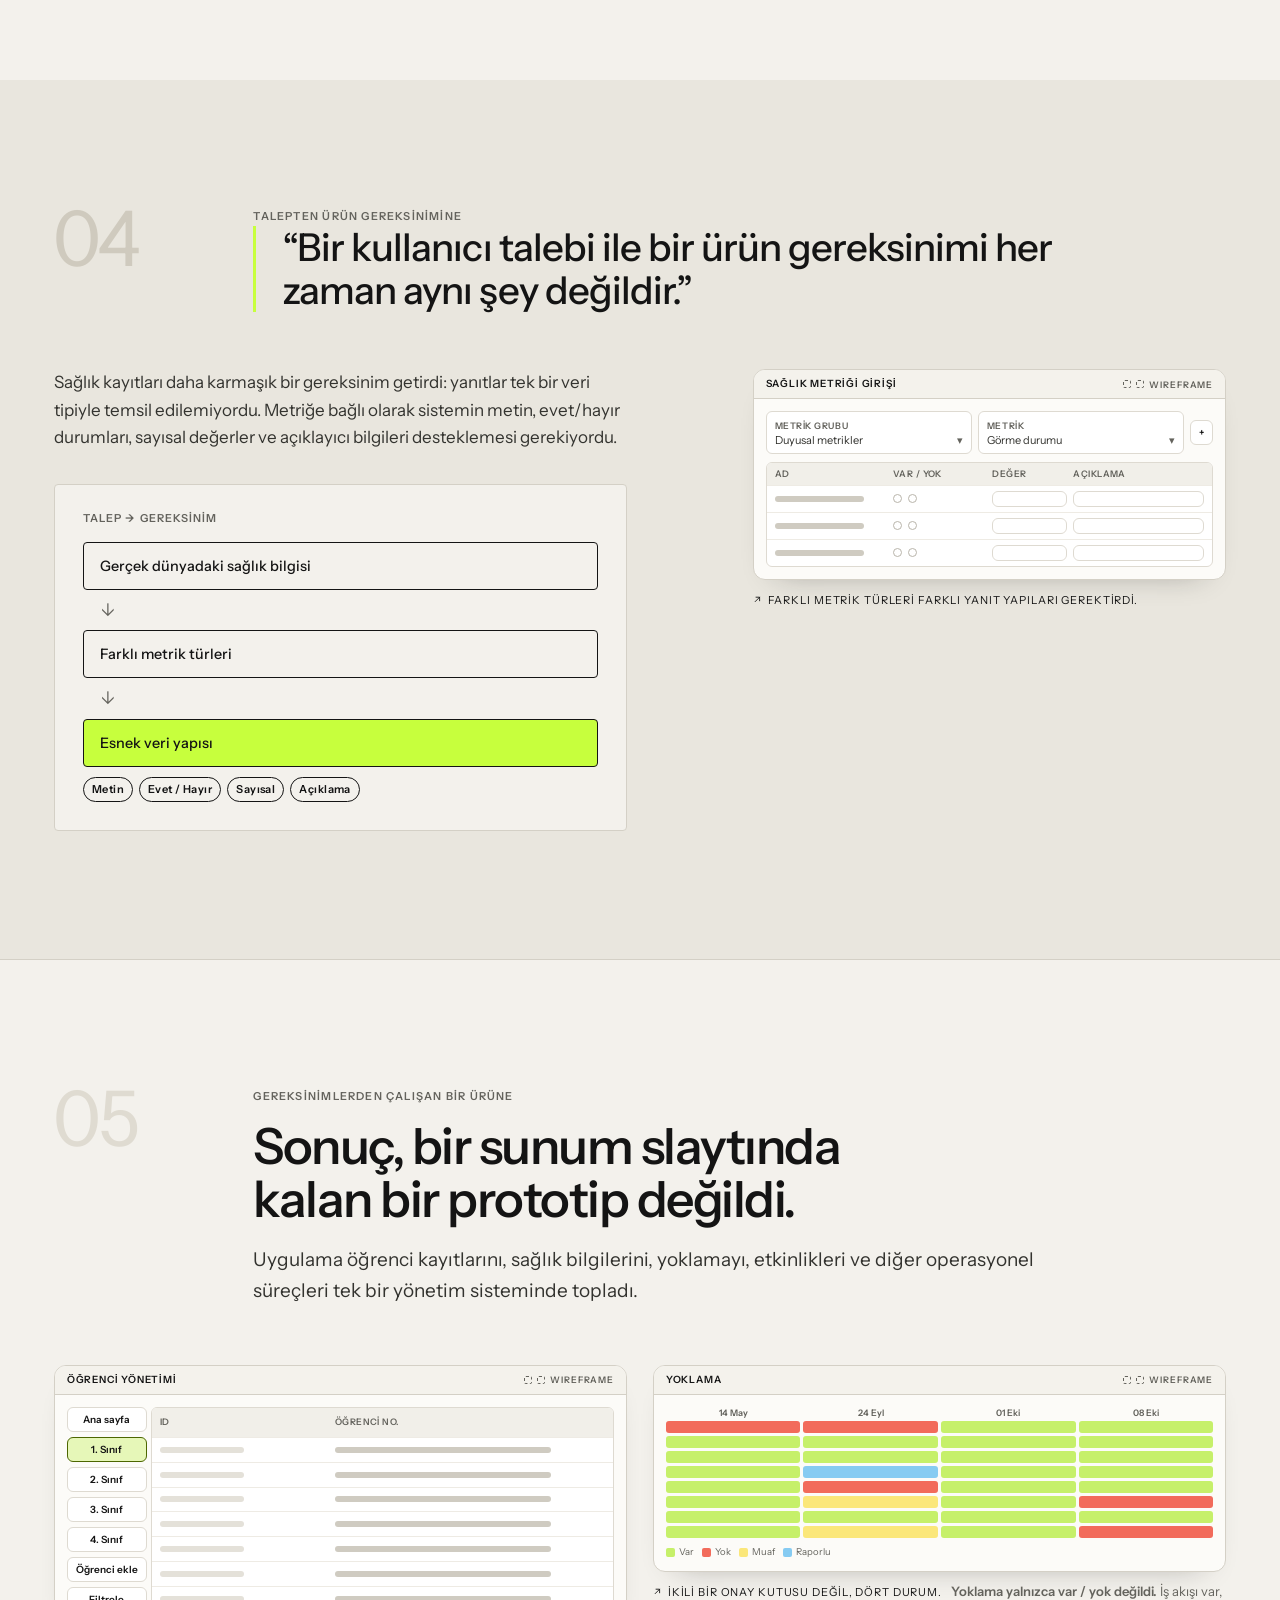
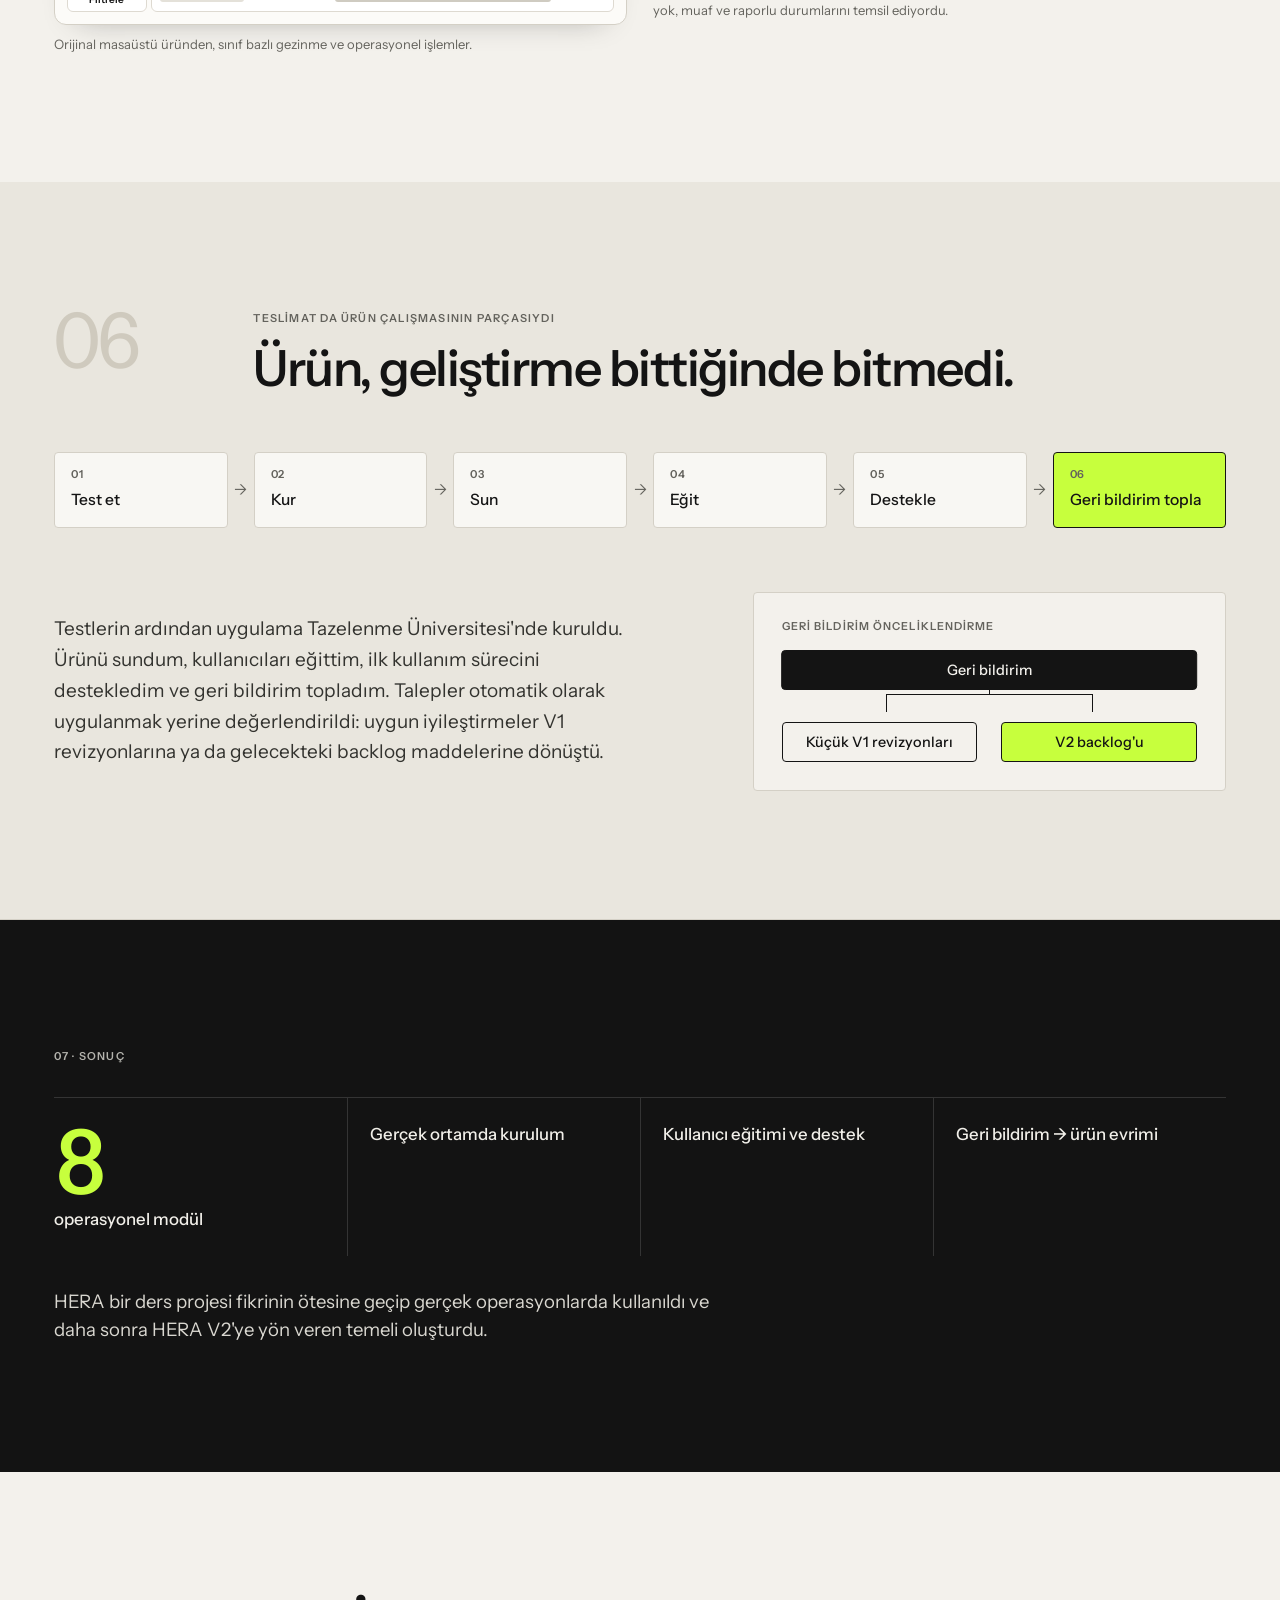
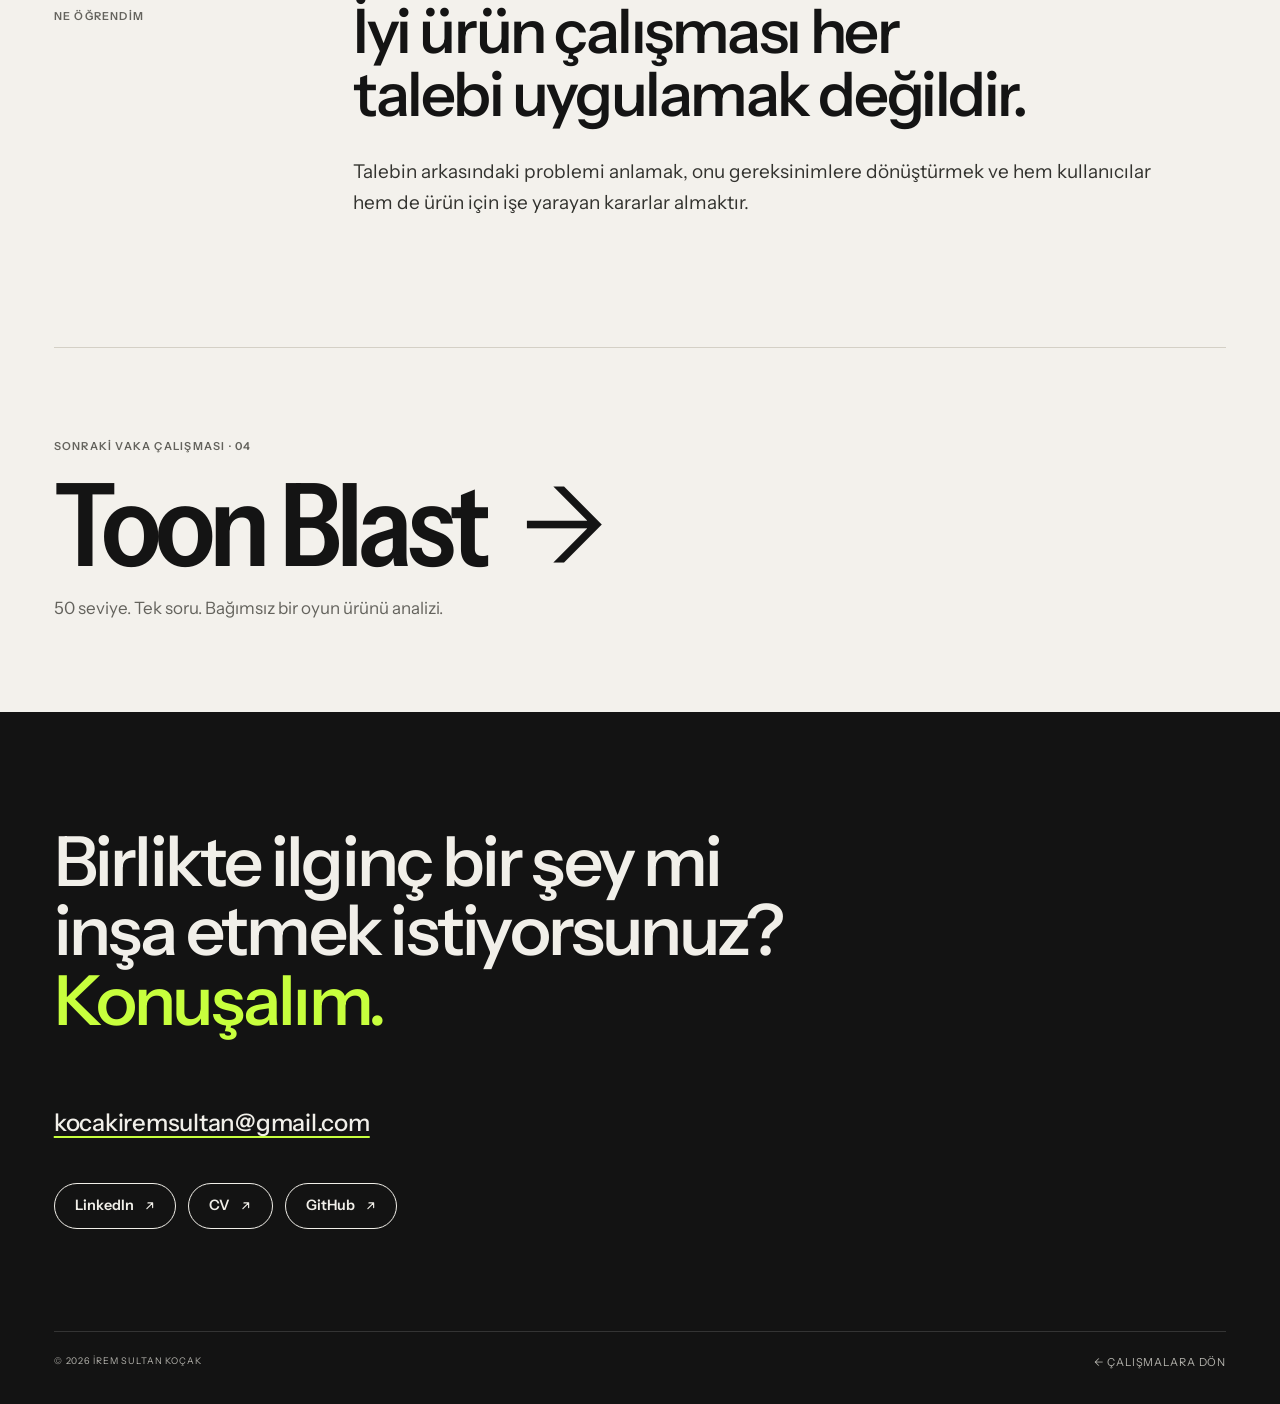
<file: tr/hera.html>
<!doctype html>
<html lang="tr"><head>
<meta charset="utf-8">
<meta name="viewport" content="width=device-width, initial-scale=1">
<title>HERA — Vaka Çalışması | İrem Sultan Koçak</title>
<meta name="description" content="HERA vaka çalışması: manuel üniversite operasyonlarını yapılandırılmış bir masaüstü ürüne dönüştürmek — keşif, gereksinimler, kurulum ve geri bildirim.">
<meta property="og:title" content="HERA — Vaka Çalışması | İrem Sultan Koçak">
<meta property="og:description" content="HERA vaka çalışması: manuel üniversite operasyonlarını yapılandırılmış bir masaüstü ürüne dönüştürmek — keşif, gereksinimler, kurulum ve geri bildirim.">
<meta property="og:type" content="article">
<meta property="og:url" content="https://iremsultankocak.github.io/tr/hera.html">
<meta property="og:site_name" content="İrem Sultan Koçak">
<meta property="og:locale" content="tr_TR">
<meta property="og:locale:alternate" content="en_US">
<meta property="og:image" content="https://iremsultankocak.github.io/assets/og-image-tr.png">
<meta property="og:image:width" content="1200">
<meta property="og:image:height" content="630">
<meta property="og:image:alt" content="İrem Sultan Koçak — Karmaşık iş akışlarını net ürün kararlarına dönüştürüyorum.">
<meta name="twitter:card" content="summary_large_image">
<meta name="twitter:image" content="https://iremsultankocak.github.io/assets/og-image-tr.png">
<meta name="theme-color" content="#f3f1ec">
<link rel="icon" href="data:image/svg+xml,%3Csvg xmlns='http://www.w3.org/2000/svg' viewBox='0 0 32 32'%3E%3Ccircle cx='16' cy='16' r='16' fill='%23141414'/%3E%3Ccircle cx='16' cy='16' r='6' fill='%23c7ff3d'/%3E%3C/svg%3E">
<link rel="preconnect" href="https://fonts.googleapis.com">
<link rel="preconnect" href="https://fonts.gstatic.com" crossorigin="">
<link rel="stylesheet" href="https://fonts.googleapis.com/css2?family=Instrument+Sans:ital,wdth,wght@0,75..100,400..700;1,75..100,400..700&amp;display=swap">
<link rel="alternate" hreflang="en" href="https://iremsultankocak.github.io/hera.html">
<link rel="alternate" hreflang="tr" href="https://iremsultankocak.github.io/tr/hera.html">
<link rel="alternate" hreflang="x-default" href="https://iremsultankocak.github.io/hera.html">
<link rel="stylesheet" href="../styles.css?v=20261012">
<script>document.documentElement.classList.add('js')</script>
<script src="../main.js?v=20261012" defer=""></script>
</head>
<body>
<a class="skip-link" href="#main">İçeriğe geç</a>
<header class="site-header">
  <div class="container">
    <a class="brand" href="index.html"><span class="brand-mark" aria-hidden="true">İ</span>İrem Sultan Koçak</a>
    <button class="nav-toggle" type="button" aria-expanded="false" aria-controls="site-nav"><span class="nav-toggle-bars" aria-hidden="true"></span>Menü</button>
    <nav id="site-nav" class="site-nav" aria-label="Ana menü">
      <ul class="nav-list">
        <li><a href="index.html#work">Çalışmalar</a></li>
        <li><a href="about.html">Hakkımda</a></li>
        <li><a class="ext" href="../assets/resume.pdf" target="_blank" rel="noopener">CV</a></li>
        <li><a class="ext" href="https://www.linkedin.com/in/irem-sultan-kocak" rel="noopener">LinkedIn</a></li>
        <li class="lang-switch"><a href="../hera.html" lang="en" hreflang="en">EN</a><span aria-hidden="true">/</span><a href="hera.html" lang="tr" hreflang="tr" aria-current="true">TR</a></li>
      </ul>
    </nav>
  </div>
</header>

<main id="main">
  <!-- Hero -->
  <section class="case-hero has-card container" aria-labelledby="case-title">
    <div class="grid">
      <p class="eyebrow reveal"><span>03 / Vaka çalışması · Ürün keşfi ve teslimat</span></p>
      <h1 id="case-title" class="h1 case-title reveal reveal-d1">HERA <span class="v">V1</span></h1>
      <p class="case-sub reveal reveal-d2">Manuel üniversite operasyonlarını ilk dijital ürünlerine dönüştürmek.</p>
      <p class="lead case-lede reveal reveal-d2">HERA, Tazelenme Üniversitesi'nin parçalı kâğıt ve belge tabanlı operasyonlarının yerini yapılandırılmış bir masaüstü yönetim sistemine bırakması için geliştirildi.</p>
      <div class="case-status reveal reveal-d3"><span class="status">Kurulu ve kullanımda</span><span class="status status--outline">Bağımsız masaüstü</span></div>
      <figure class="wf-card case-card reveal reveal-d2" style="--wf-w:380px"><div class="wf" role="img" aria-label="Gerçek ekrana dayalı wireframe: sekiz modül kutucuklu orijinal HERA masaüstü ana ekranı"><div class="wf-top"><b>HERA V1 · Ana sayfa</b><span><span lang="en">Wireframe</span></span></div><div class="wf-body"><div class="wf-apphead">HEALTHY ELDERS' RECORDS ASSISTANT</div><div class="wf-grid" style="--c:4"><div class="wf-tile solid">Öğrenci</div><div class="wf-tile solid">Sağlık</div><div class="wf-tile solid">Yoklama</div><div class="wf-tile solid">Gezi</div><div class="wf-tile solid">Kütüphane</div><div class="wf-tile solid">Bağış</div><div class="wf-tile solid">Günlük</div><div class="wf-tile solid">Kulüp</div></div></div></div><figcaption class="wf-cap"><p><span class="caption-label">8 modül · tek operasyon</span>Gerçek HERA V1 arayüzü — bir arayüz yeniden tasarımı olarak değil, ürün kanıtı olarak gösteriliyor.</p></figcaption></figure>
      <dl class="meta-strip case-meta reveal">
        <div><dt>Rol</dt><dd>Ürün Geliştirme ve Gereksinimler</dd></div>
        <div><dt>Ekip</dt><dd>3 kişi</dd></div>
        <div><dt>Bağlam</dt><dd>Staj Projesi</dd></div>
        <div><dt>Ürün</dt><dd>Bağımsız Masaüstü Uygulaması</dd></div>
      </dl>
    </div>
  </section>

  <nav class="chapter-nav container" aria-label="Vaka çalışması bölümleri">
    <ol>
      <li><a href="#arc"><span>00</span>Proje akışı</a></li>
      <li><a href="#s1"><span>01</span>Başlangıç noktası</a></li>
      <li><a href="#s2"><span>02</span>Keşif</a></li>
      <li><a href="#s3"><span>03</span>Yapı</a></li>
      <li><a href="#s4"><span>04</span>Talep → gereksinim</a></li>
      <li><a href="#s5"><span>05</span>Çalışan ürün</a></li>
      <li><a href="#s6"><span>06</span>Teslimat</a></li>
      <li><a href="#outcome"><span>07</span>Sonuç</a></li>
    </ol>
  </nav>

  <!-- Project arc -->
  <section id="arc" class="section section--sm container" aria-label="Proje akışı">
    <p class="eyebrow mb-m">Proje akışı · kâğıttan çalışan bir ürüne</p>
    <ol class="timeline reveal" style="--steps:7">
      <li><span class="t-phase">Aşama 01</span><span class="t-title">Keşif</span><span class="t-text">Paydaş ziyareti, dinleme, süreç haritalama</span></li>
      <li><span class="t-phase">Aşama 02</span><span class="t-title">Gereksinimler</span><span class="t-text">Talepler süzülerek yapılandırılmış gereksinimlere dönüştü</span></li>
      <li><span class="t-phase">Aşama 03</span><span class="t-title">Geliştirme</span><span class="t-text">Sekiz operasyonel modül</span></li>
      <li><span class="t-phase">Aşama 04</span><span class="t-title">Test</span><span class="t-text">Kurulumdan önce</span></li>
      <li class="is-key"><span class="t-phase">Aşama 05</span><span class="t-title">Kurulum</span><span class="t-text">Tazelenme Üniversitesi'nde kuruldu</span></li>
      <li><span class="t-phase">Aşama 06</span><span class="t-title">Eğitim</span><span class="t-text">Sunum, kullanıcı eğitimi ve destek</span></li>
      <li><span class="t-phase">Aşama 07</span><span class="t-title">Geri bildirim</span><span class="t-text">V1 revizyonları ya da V2 backlog'u</span></li>
    </ol>
  </section>

  <!-- 01 -->
  <section id="s1" class="section container">
    <div class="grid section-head">
      <p class="section-no" aria-hidden="true">01</p>
      <div class="section-body">
        <p class="eyebrow">Başlangıç noktası</p>
        <h2 class="h2">Her şey <em>kâğıtla</em> başladı.</h2>
        <p class="prose prose--lg">Operasyonel kayıtlar ve süreçler fiziksel dosyalara ve belgelere dağılmıştı. Bilgi biriktikçe erişim, takip ve tutarlı bir operasyonel görünümü korumak giderek zorlaştı.</p>
      </div>
    </div>
    <ol class="flow reveal" aria-label="Problem nasıl büyüdü">
      <li>Fiziksel dosyalar + belgeler</li>
      <li>Büyüyen kayıtlar</li>
      <li>Zor erişim</li>
      <li class="is-key">Yapı ihtiyacı</li>
    </ol>
  </section>

  <!-- 02 -->
  <section id="s2" class="section band">
    <div class="container">
      <div class="grid section-head">
        <p class="section-no" aria-hidden="true">02</p>
        <div class="section-body">
          <p class="eyebrow">Geliştirmeden önce keşif</p>
          <h2 class="h2">Ekranları tasarlamadan önce operasyonu anlamamız gerekiyordu.</h2>
        </div>
      </div>
      <ol class="flow flow--numbered reveal" aria-label="Keşif süreci">
        <li>Paydaş ziyareti</li>
        <li>Dinle</li>
        <li>Süreçleri haritala</li>
        <li>Talepleri süz</li>
        <li class="is-key">Gereksinimleri tanımla</li>
      </ol>
      <div class="grid mt-l">
        <div class="reading">
          <p class="prose prose--lg">Paydaşlarla yüz yüze görüştük, günlük operasyonların nasıl işlediğini dinledik, taleplerini kendi analizimizle birleştirdik ve altta yatan ihtiyaçları yapılandırılmış gereksinimlere dönüştürdük.</p>
          <p class="aside-line">Ne istiyorlar — ve gerçekte neye ihtiyaçları var?</p>
        </div>
      </div>
    </div>
  </section>

  <!-- 03 -->
  <section id="s3" class="section container">
    <div class="grid section-head">
      <p class="section-no" aria-hidden="true">03</p>
      <div class="section-body">
        <p class="eyebrow">Gereksinimleri yapıya dönüştürmek</p>
        <h2 class="h2">Modüller analizin bir sonucuydu — önceden belirlenmiş bir özellik listesi değil.</h2>
      </div>
    </div>
    <ul class="module-map reveal" aria-label="HERA V1 modülleri">
      <li><span>M01</span><b>Öğrenci</b></li>
      <li><span>M02</span><b>Sağlık</b></li>
      <li><span>M03</span><b>Yoklama</b></li>
      <li><span>M04</span><b>Günlük / Arşiv</b></li>
      <li><span>M05</span><b>Gezi</b></li>
      <li><span>M06</span><b>Kulüp</b></li>
      <li><span>M07</span><b>Kütüphane</b></li>
      <li><span>M08</span><b>Bağış</b></li>
    </ul>
    <p class="note">Orijinal sekiz modüllü ana ekran yukarıda gösteriliyor. Buradaki yapı, aynı ekranı tekrarlamadan operasyonel kapsamı haritalar.</p>
  </section>

  <!-- 04 -->
  <section id="s4" class="section band">
    <div class="container">
      <div class="grid section-head">
        <p class="section-no" aria-hidden="true">04</p>
        <div class="section-body">
          <p class="eyebrow">Talepten ürün gereksinimine</p>
          <blockquote class="pullquote" style="max-width:none">“Bir kullanıcı talebi ile bir ürün gereksinimi her zaman aynı şey değildir.”</blockquote>
        </div>
      </div>
      <div class="pair">
        <div class="p-text reveal">
          <p class="prose">Sağlık kayıtları daha karmaşık bir gereksinim getirdi: yanıtlar tek bir veri tipiyle temsil edilemiyordu. Metriğe bağlı olarak sistemin metin, evet/hayır durumları, sayısal değerler ve açıklayıcı bilgileri desteklemesi gerekiyordu.</p>
          <div class="dgm req-diagram mt-m" role="img" aria-label="Gerçek dünyadaki sağlık bilgisi farklı metrik türlerine yol açar; bu da esnek bir veri yapısı gerektirir">
            <span class="dgm-title">Talep → gereksinim</span>
            <span class="node">Gerçek dünyadaki sağlık bilgisi</span>
            <span class="req-arrow" aria-hidden="true">↓</span>
            <span class="node">Farklı metrik türleri</span>
            <span class="req-arrow" aria-hidden="true">↓</span>
            <span class="node node--lime">Esnek veri yapısı</span>
            <div class="types" aria-hidden="true"><span>Metin</span><span>Evet / Hayır</span><span>Sayısal</span><span>Açıklama</span></div>
          </div>
        </div>
        <figure class="wf-card p-media reveal" style="--wf-w:340px"><div class="wf" role="img" aria-label="Gerçek ekrana dayalı wireframe: orijinal HERA sağlık metriği giriş arayüzü"><div class="wf-top"><b>Sağlık metriği girişi</b><span><span lang="en">Wireframe</span></span></div><div class="wf-body"><div class="wf-row"><div class="wf-box sel" style="flex:1"><span class="wf-k">Metrik grubu</span><br>Duyusal metrikler</div><div class="wf-box sel" style="flex:1"><span class="wf-k">Metrik</span><br>Görme durumu</div><span class="wf-btn">+</span></div><div class="wf-table" style="--cols:1.2fr 1fr .8fr 1.4fr"><div><span>Ad</span><span>Var / Yok</span><span>Değer</span><span>Açıklama</span></div><div><span class="wf-ln dk" style="--w:80%"></span><span class="wf-row"><i class="wf-radio"></i><i class="wf-radio"></i></span><span class="wf-box" style="height:16px"></span><span class="wf-box" style="height:16px"></span></div><div><span class="wf-ln dk" style="--w:80%"></span><span class="wf-row"><i class="wf-radio"></i><i class="wf-radio"></i></span><span class="wf-box" style="height:16px"></span><span class="wf-box" style="height:16px"></span></div><div><span class="wf-ln dk" style="--w:80%"></span><span class="wf-row"><i class="wf-radio"></i><i class="wf-radio"></i></span><span class="wf-box" style="height:16px"></span><span class="wf-box" style="height:16px"></span></div></div></div></div><figcaption class="wf-cap"><p><span class="caption-label"><svg class="i-ne" aria-hidden="true" width="0.8em" height="0.8em" viewBox="0 0 16 16" fill="none" stroke="currentColor" stroke-width="1.6" stroke-linecap="round" stroke-linejoin="round"><path d="M4 12 12 4M5.5 4H12v6.5"></path></svg> Farklı metrik türleri farklı yanıt yapıları gerektirdi.</span></p></figcaption></figure>
      </div>
    </div>
  </section>

  <!-- 05 -->
  <section id="s5" class="section container">
    <div class="grid section-head">
      <p class="section-no" aria-hidden="true">05</p>
      <div class="section-body">
        <p class="eyebrow">Gereksinimlerden çalışan bir ürüne</p>
        <h2 class="h2">Sonuç, bir sunum slaytında kalan bir prototip değildi.</h2>
        <p class="prose prose--lg">Uygulama öğrenci kayıtlarını, sağlık bilgilerini, yoklamayı, etkinlikleri ve diğer operasyonel süreçleri tek bir yönetim sisteminde topladı.</p>
      </div>
    </div>
    <div class="grid ev-grid">
      <figure class="wf-card ev-left reveal" style="--wf-w:300px"><div class="wf" role="img" aria-label="Gerçek ekrana dayalı wireframe: orijinal HERA öğrenci yönetimi gezinmesi"><div class="wf-top"><b>Öğrenci yönetimi</b><span><span lang="en">Wireframe</span></span></div><div class="wf-body"><div class="wf-split"><div style="display:grid;gap:5px"><span class="wf-btn">Ana sayfa</span><span class="wf-btn on">1. Sınıf</span><span class="wf-btn">2. Sınıf</span><span class="wf-btn">3. Sınıf</span><span class="wf-btn">4. Sınıf</span><span class="wf-btn">Öğrenci ekle</span><span class="wf-btn">Filtrele</span></div><div class="wf-table" style="--cols:1fr 1.6fr"><div><span>ID</span><span>Öğrenci no.</span></div><div><span class="wf-ln" style="--w:50%"></span><span class="wf-ln dk" style="--w:80%"></span></div><div><span class="wf-ln" style="--w:50%"></span><span class="wf-ln dk" style="--w:80%"></span></div><div><span class="wf-ln" style="--w:50%"></span><span class="wf-ln dk" style="--w:80%"></span></div><div><span class="wf-ln" style="--w:50%"></span><span class="wf-ln dk" style="--w:80%"></span></div><div><span class="wf-ln" style="--w:50%"></span><span class="wf-ln dk" style="--w:80%"></span></div><div><span class="wf-ln" style="--w:50%"></span><span class="wf-ln dk" style="--w:80%"></span></div><div><span class="wf-ln" style="--w:50%"></span><span class="wf-ln dk" style="--w:80%"></span></div></div></div></div></div><figcaption class="wf-cap"><p>Orijinal masaüstü üründen, sınıf bazlı gezinme ve operasyonel işlemler.</p></figcaption></figure>
      <figure class="wf-card ev-right reveal" style="--wf-w:300px"><div class="wf" role="img" aria-label="Gerçek ekrana dayalı wireframe: var, yok, muaf ve raporlu durumlarını içeren orijinal yoklama tablosu"><div class="wf-top"><b>Yoklama</b><span><span lang="en">Wireframe</span></span></div><div class="wf-body"><div class="wf-att"><b>14 May</b><b>24 Eyl</b><b>01 Eki</b><b>08 Eki</b><i class="a"></i><i class="a"></i><i class=""></i><i class=""></i><i class=""></i><i class=""></i><i class=""></i><i class=""></i><i class=""></i><i class=""></i><i class=""></i><i class=""></i><i class=""></i><i class="m"></i><i class=""></i><i class=""></i><i class=""></i><i class="a"></i><i class=""></i><i class=""></i><i class=""></i><i class="e"></i><i class=""></i><i class="a"></i><i class=""></i><i class=""></i><i class=""></i><i class=""></i><i class=""></i><i class="e"></i><i class=""></i><i class="a"></i></div><div class="wf-legend"><span><i style="background:#c6f06a"></i>Var</span><span><i style="background:#f26b5b"></i>Yok</span><span><i style="background:#fbe77a"></i>Muaf</span><span><i style="background:#86cbf2"></i>Raporlu</span></div></div></div><figcaption class="wf-cap"><p><span class="caption-label"><svg class="i-ne" aria-hidden="true" width="0.8em" height="0.8em" viewBox="0 0 16 16" fill="none" stroke="currentColor" stroke-width="1.6" stroke-linecap="round" stroke-linejoin="round"><path d="M4 12 12 4M5.5 4H12v6.5"></path></svg> İkili bir onay kutusu değil, dört durum.</span> <b>Yoklama yalnızca var / yok değildi.</b> İş akışı var, yok, muaf ve raporlu durumlarını temsil ediyordu.</p></figcaption></figure>
    </div>
  </section>

  <!-- 06 -->
  <section id="s6" class="section band">
    <div class="container">
      <div class="grid section-head">
        <p class="section-no" aria-hidden="true">06</p>
        <div class="section-body">
          <p class="eyebrow">Teslimat da ürün çalışmasının parçasıydı</p>
          <h2 class="h2">Ürün, geliştirme bittiğinde bitmedi.</h2>
        </div>
      </div>
      <ol class="flow flow--numbered reveal" aria-label="Teslimat adımları">
        <li>Test et</li>
        <li>Kur</li>
        <li>Sun</li>
        <li>Eğit</li>
        <li>Destekle</li>
        <li class="is-key">Geri bildirim topla</li>
      </ol>
      <div class="grid mt-l split">
        <div class="split-l">
          <p class="prose prose--lg">Testlerin ardından uygulama Tazelenme Üniversitesi'nde kuruldu. Ürünü sundum, kullanıcıları eğittim, ilk kullanım sürecini destekledim ve geri bildirim topladım. Talepler otomatik olarak uygulanmak yerine değerlendirildi: uygun iyileştirmeler V1 revizyonlarına ya da gelecekteki backlog maddelerine dönüştü.</p>
        </div>
        <div class="split-r reveal">
          <div class="dgm" role="img" aria-label="Geri bildirim küçük V1 revizyonlarına ve V2 backlog'una ayrılır">
            <span class="dgm-title">Geri bildirim önceliklendirme</span>
            <div class="branch"><span class="node node--ink branch-root">Geri bildirim</span> <span class="node">Küçük V1 revizyonları</span> <span class="node node--lime">V2 backlog'u</span></div>
          </div>
        </div>
      </div>
    </div>
  </section>

  <!-- Outcome -->
  <section id="outcome" class="section band--dark on-dark">
    <div class="container">
      <p class="eyebrow mb-m">07 · Sonuç</p>
      <ul class="outcome-list reveal">
        <li><span class="stat">8</span>operasyonel modül</li>
        <li>Gerçek ortamda kurulum</li>
        <li>Kullanıcı eğitimi ve destek</li>
        <li>Geri bildirim → ürün evrimi</li>
      </ul>
      <p class="lead mt-m">HERA bir ders projesi fikrinin ötesine geçip gerçek operasyonlarda kullanıldı ve daha sonra HERA V2'ye yön veren temeli oluşturdu.</p>
    </div>
  </section>

  <!-- Learning -->
  <section class="reflection container" aria-labelledby="learn-title">
    <div class="grid">
      <p class="eyebrow">Ne öğrendim</p>
      <div class="reflection-body reveal">
        <h2 id="learn-title">İyi ürün çalışması her talebi uygulamak değildir.</h2>
        <p class="prose prose--lg">Talebin arkasındaki problemi anlamak, onu gereksinimlere dönüştürmek ve hem kullanıcılar hem de ürün için işe yarayan kararlar almaktır.</p>
      </div>
    </div>
  </section>

  <div class="container">
    <a class="next-project" href="toon-blast.html">
      <p class="eyebrow">Sonraki vaka çalışması · 04</p>
      <span class="np-title">Toon Blast <span class="np-arrow" aria-hidden="true">→</span></span>
      <span class="np-sub">50 seviye. Tek soru. Bağımsız bir oyun ürünü analizi.</span>
    </a>
  </div>
</main>

<footer class="site-footer on-dark">
  <div class="container">
    <p class="footer-cta">Birlikte ilginç bir şey mi inşa etmek istiyorsunuz? <em>Konuşalım.</em></p>
    <p class="footer-mail"><a href="mailto:kocakiremsultan@gmail.com">kocakiremsultan@gmail.com</a></p>
    <div class="footer-links"><a class="btn" href="https://www.linkedin.com/in/irem-sultan-kocak" rel="noopener">LinkedIn <svg class="i-ne" aria-hidden="true" width="0.8em" height="0.8em" viewBox="0 0 16 16" fill="none" stroke="currentColor" stroke-width="1.6" stroke-linecap="round" stroke-linejoin="round"><path d="M4 12 12 4M5.5 4H12v6.5"></path></svg></a> <a class="btn" href="../assets/resume.pdf" target="_blank" rel="noopener">CV <svg class="i-ne" aria-hidden="true" width="0.8em" height="0.8em" viewBox="0 0 16 16" fill="none" stroke="currentColor" stroke-width="1.6" stroke-linecap="round" stroke-linejoin="round"><path d="M4 12 12 4M5.5 4H12v6.5"></path></svg></a> <a class="btn" href="https://github.com/iremsultankocak" rel="noopener">GitHub <svg class="i-ne" aria-hidden="true" width="0.8em" height="0.8em" viewBox="0 0 16 16" fill="none" stroke="currentColor" stroke-width="1.6" stroke-linecap="round" stroke-linejoin="round"><path d="M4 12 12 4M5.5 4H12v6.5"></path></svg></a></div>
    <div class="footer-meta"><small>© 2026 İrem Sultan Koçak</small><a href="index.html#work">← Çalışmalara dön</a></div>
  </div>
</footer>


</body></html>
</file>
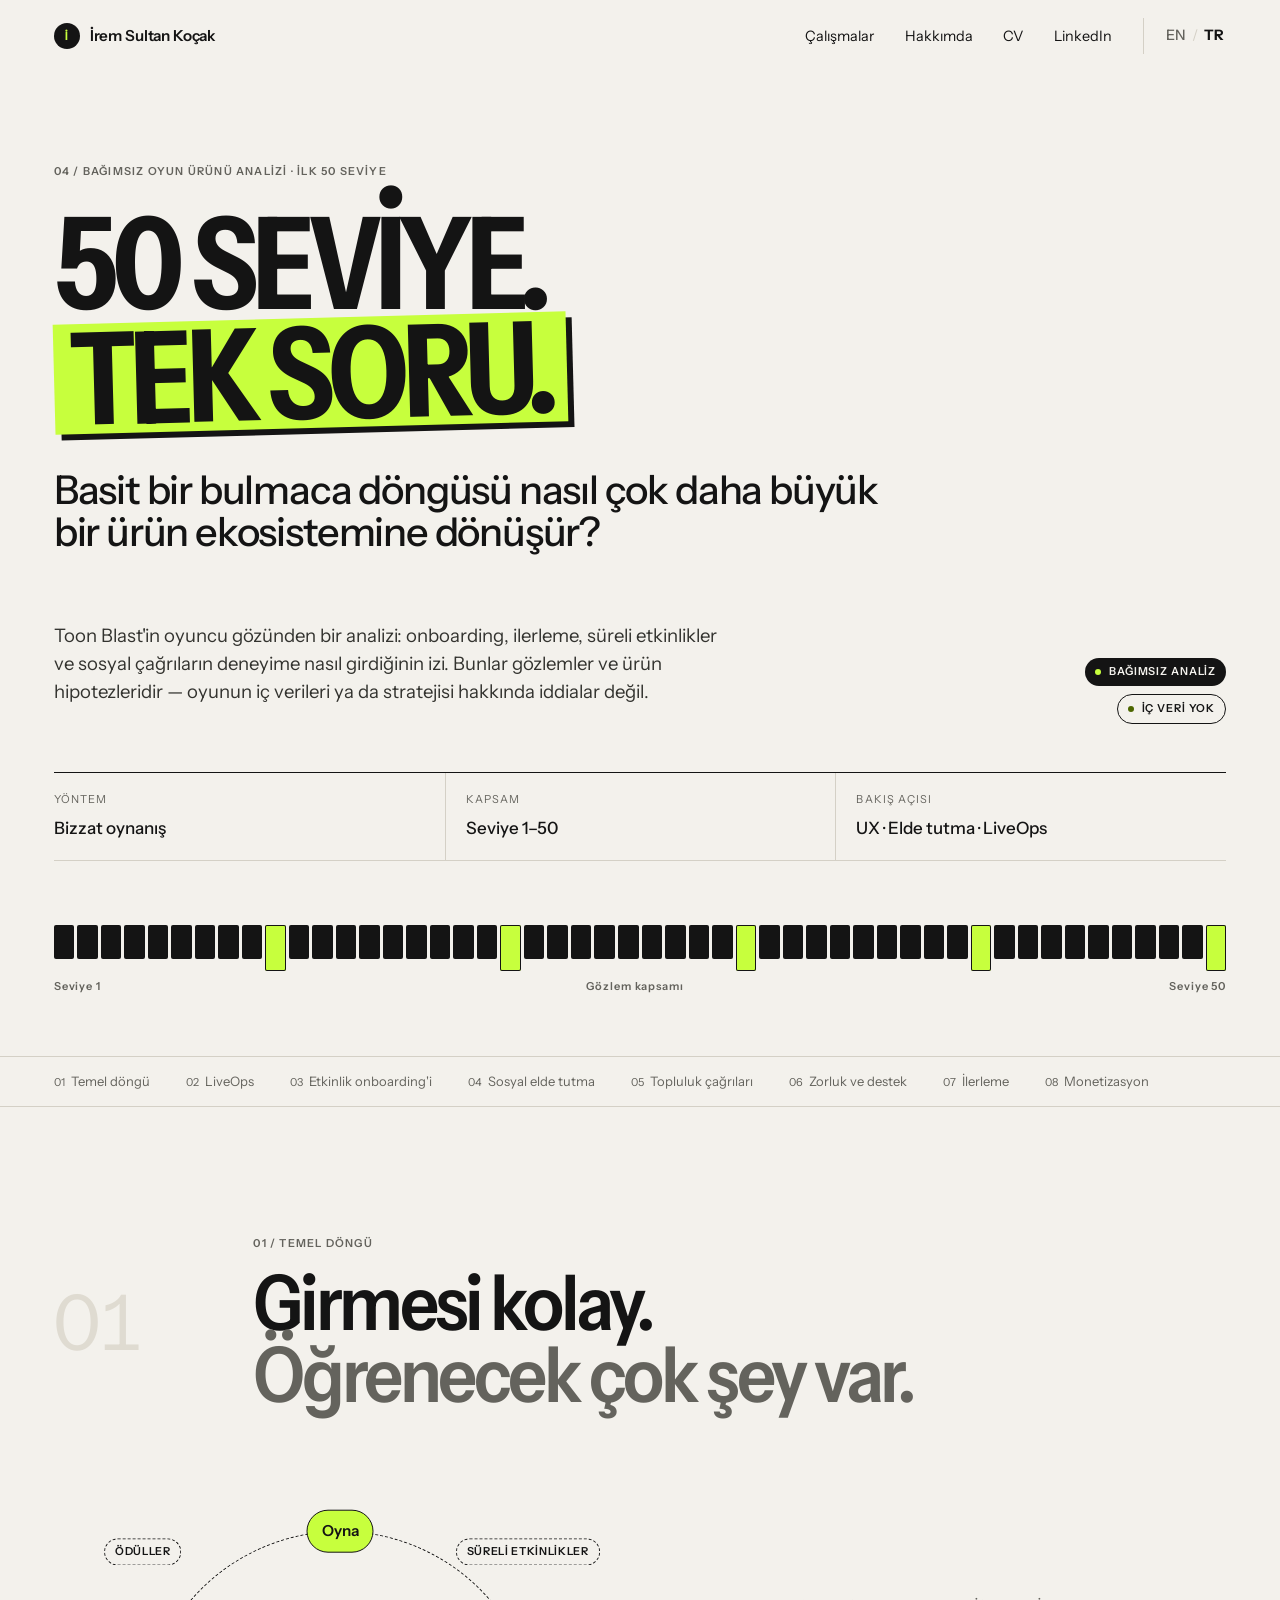
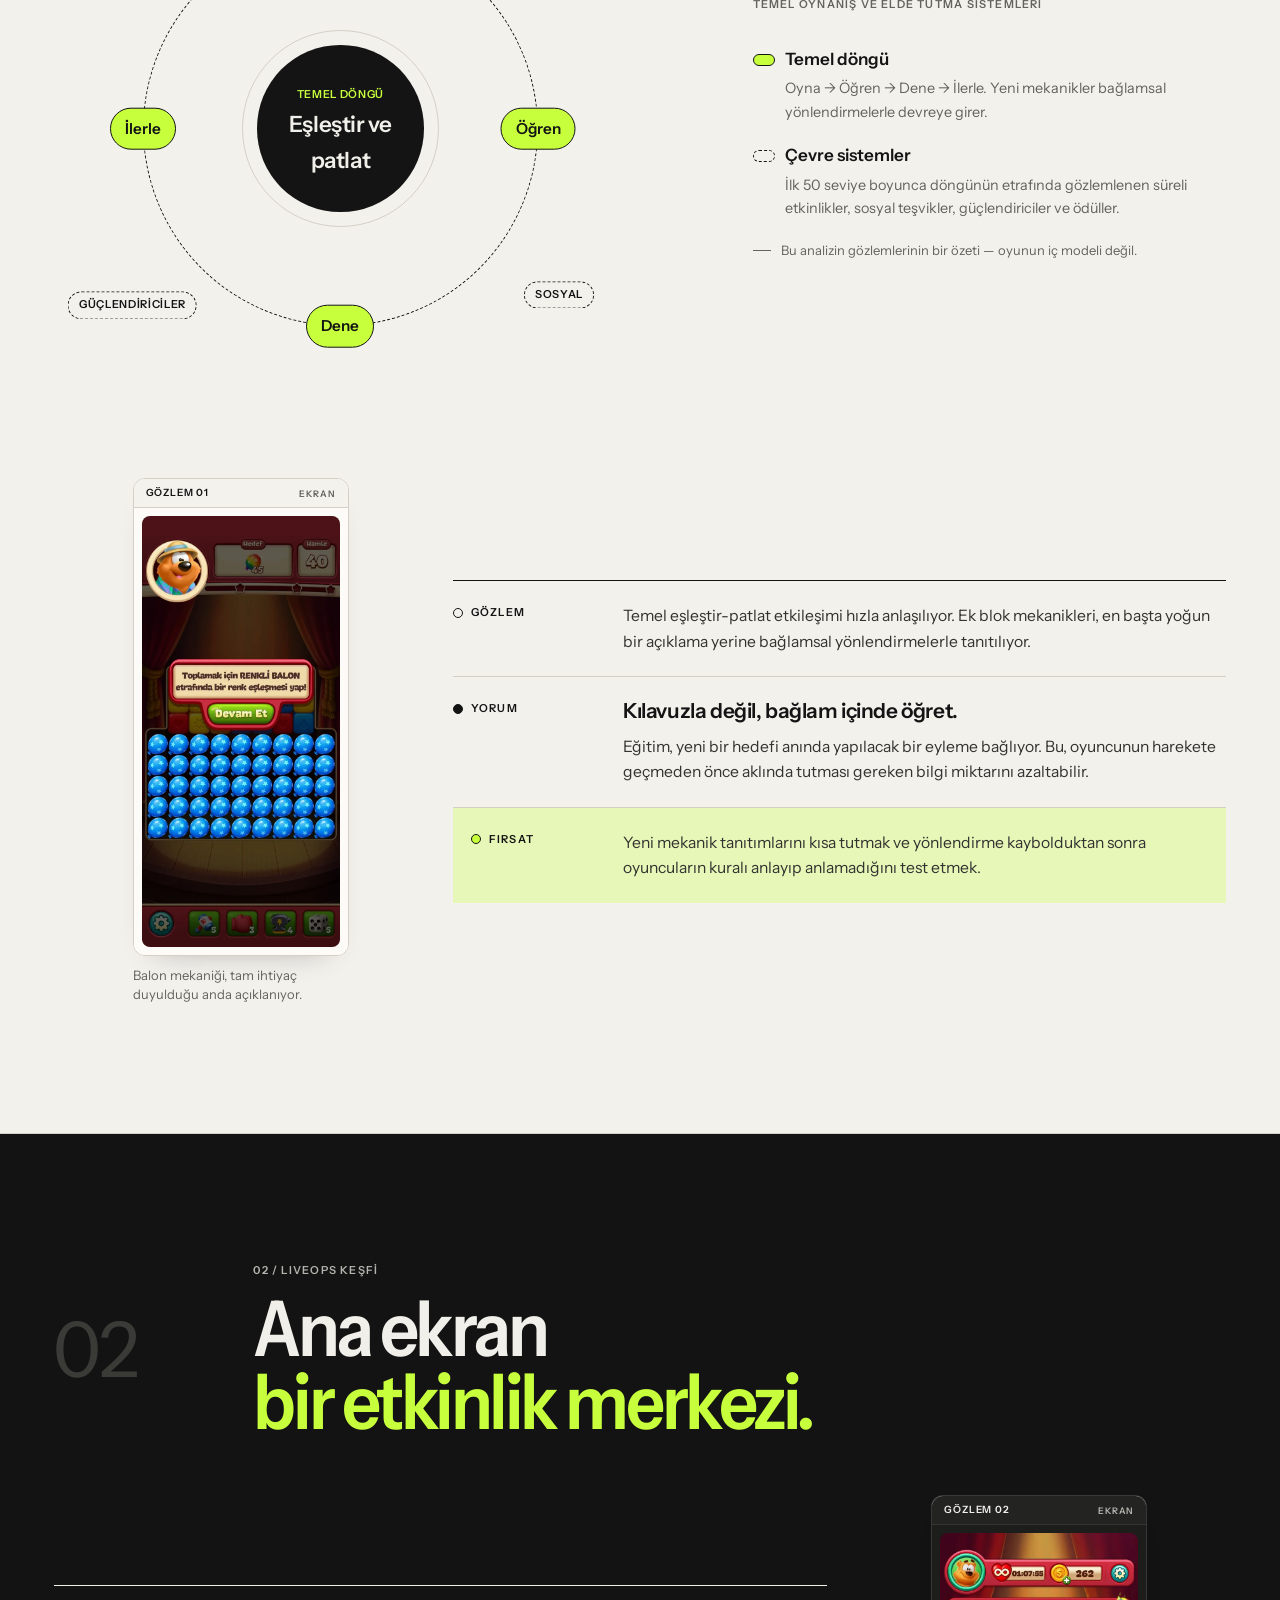
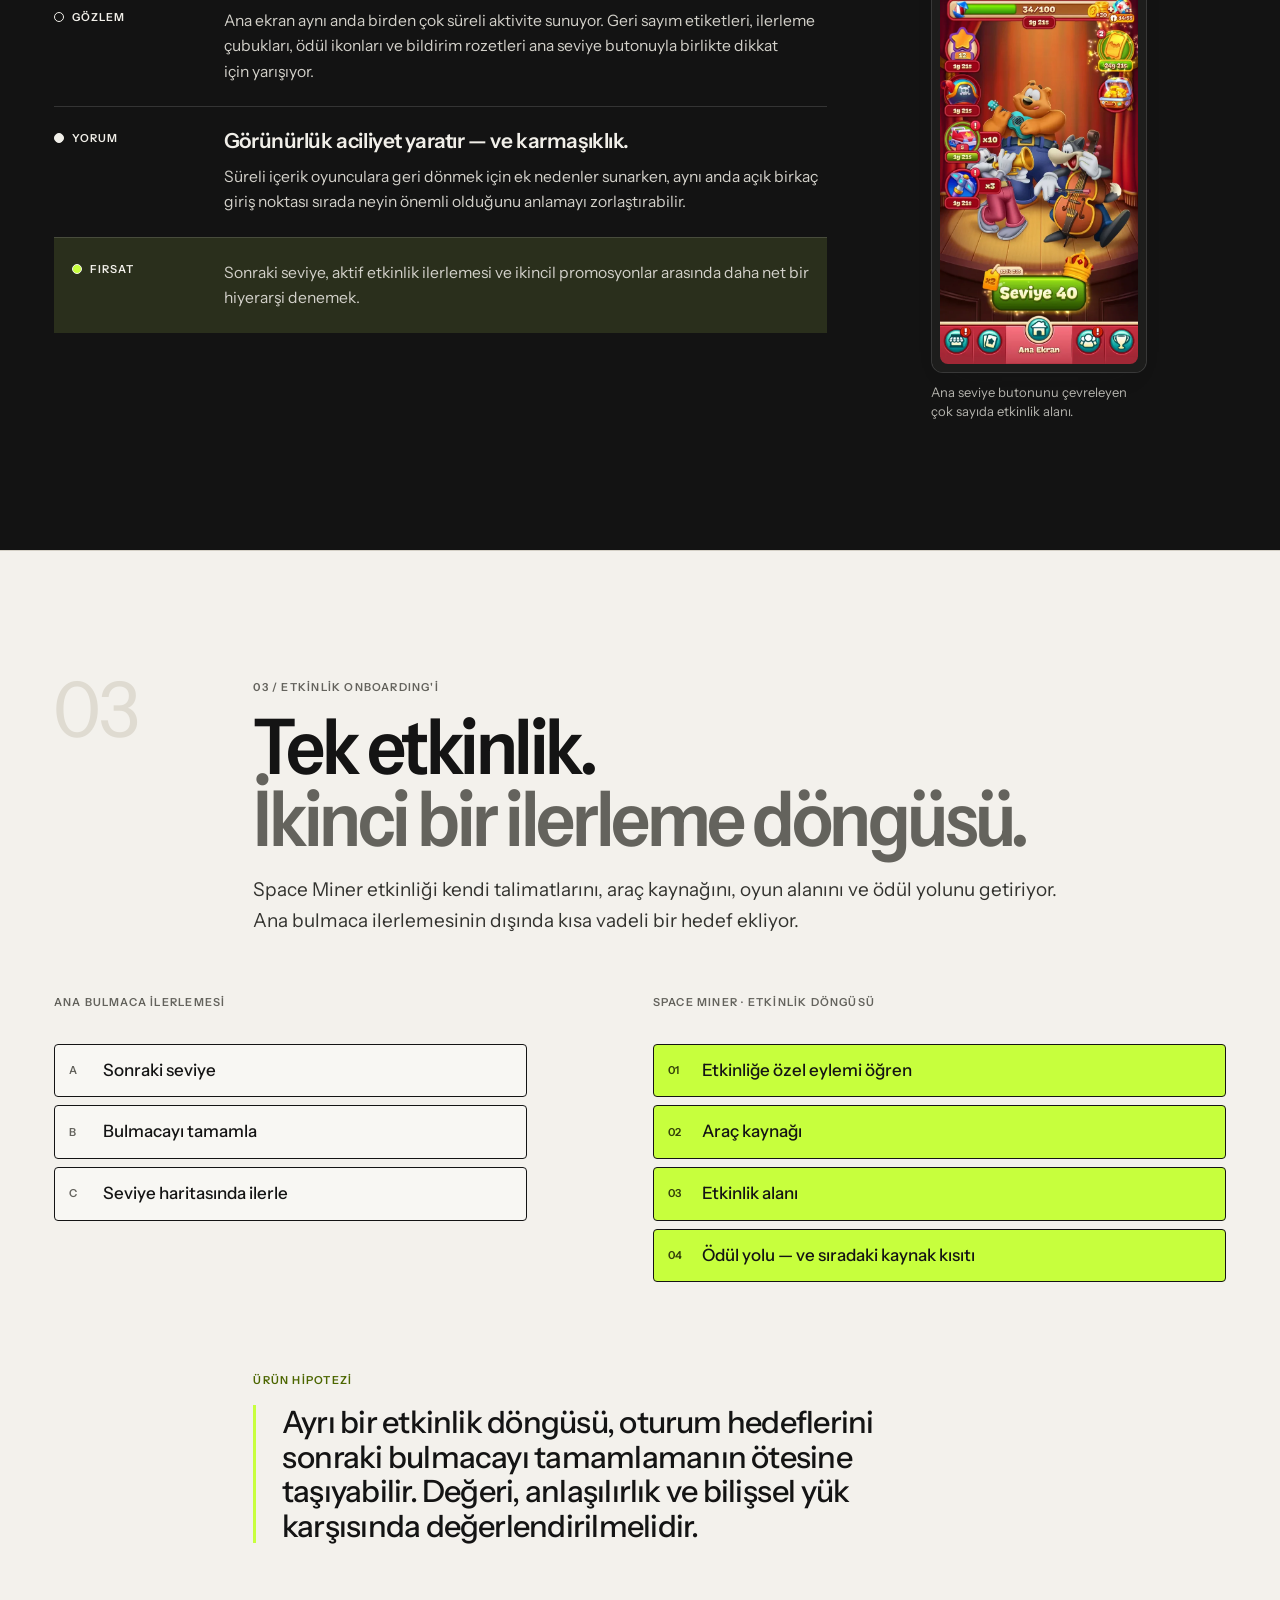
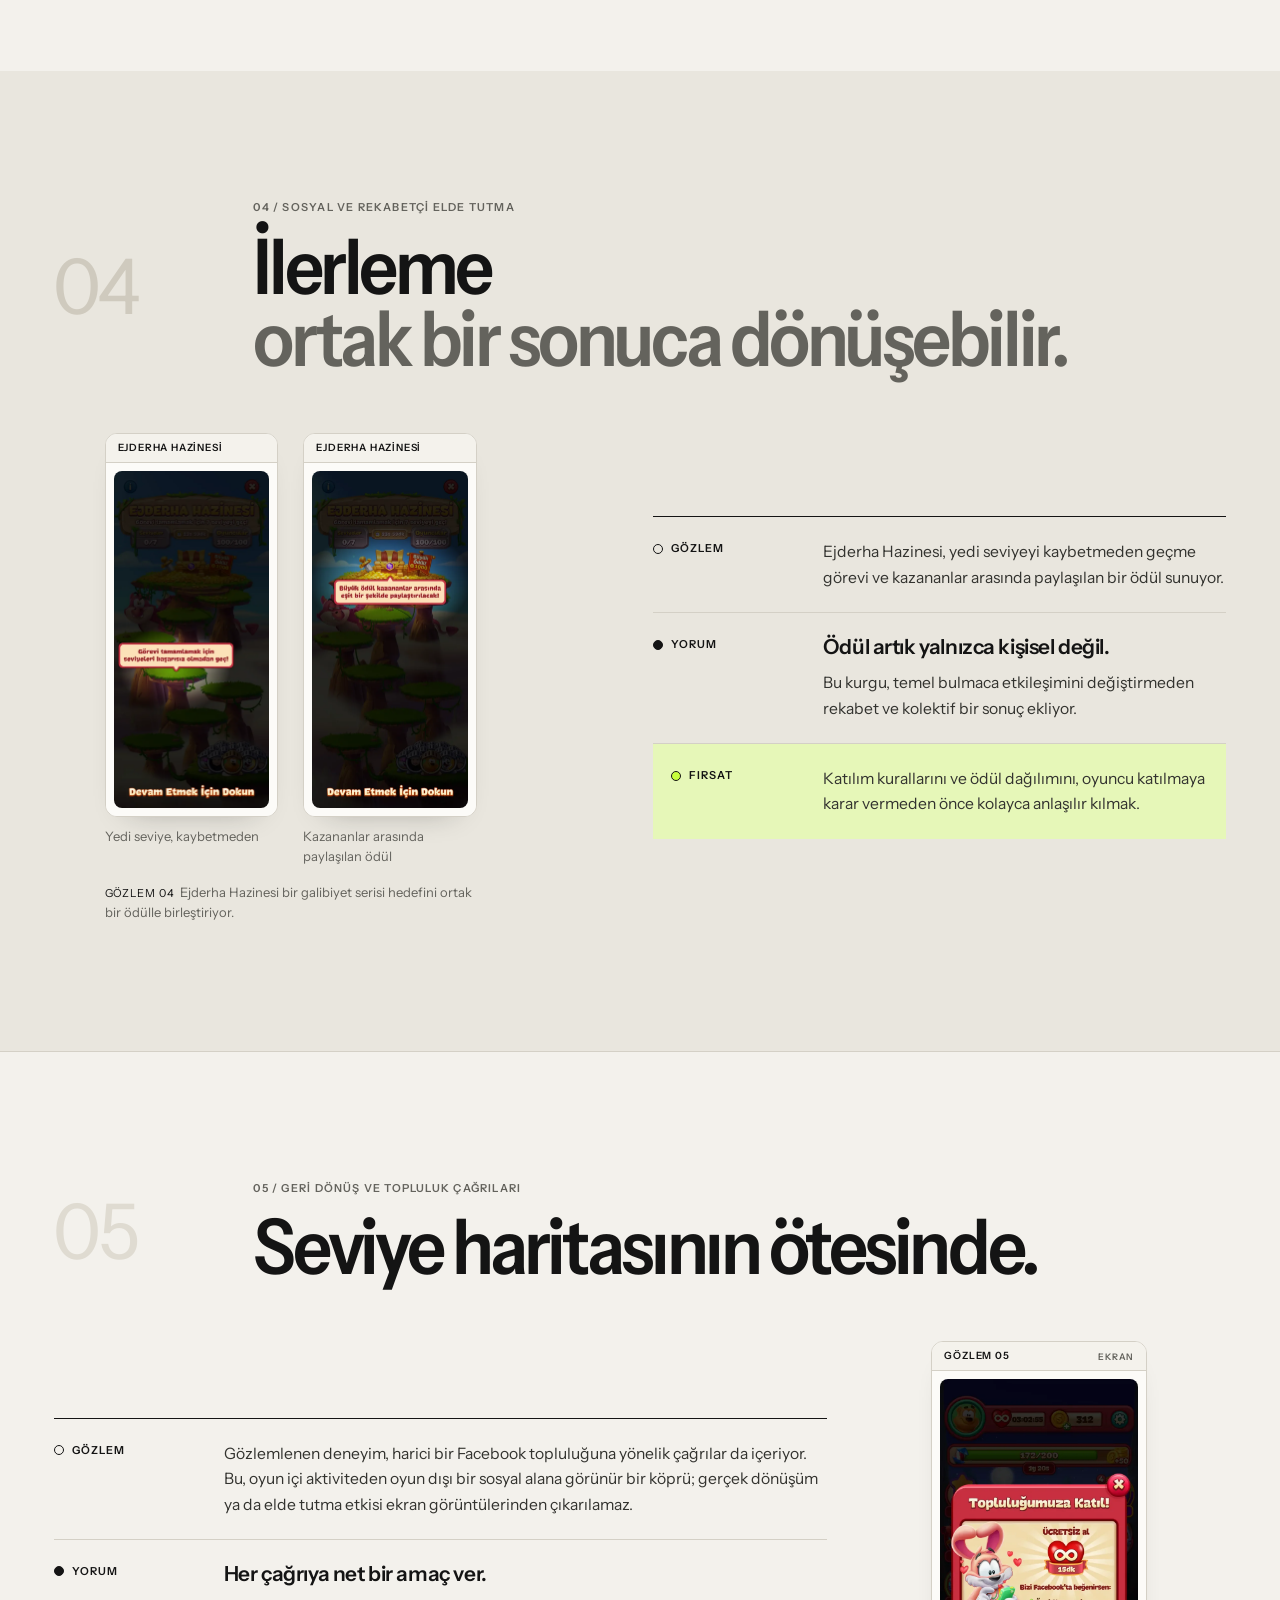
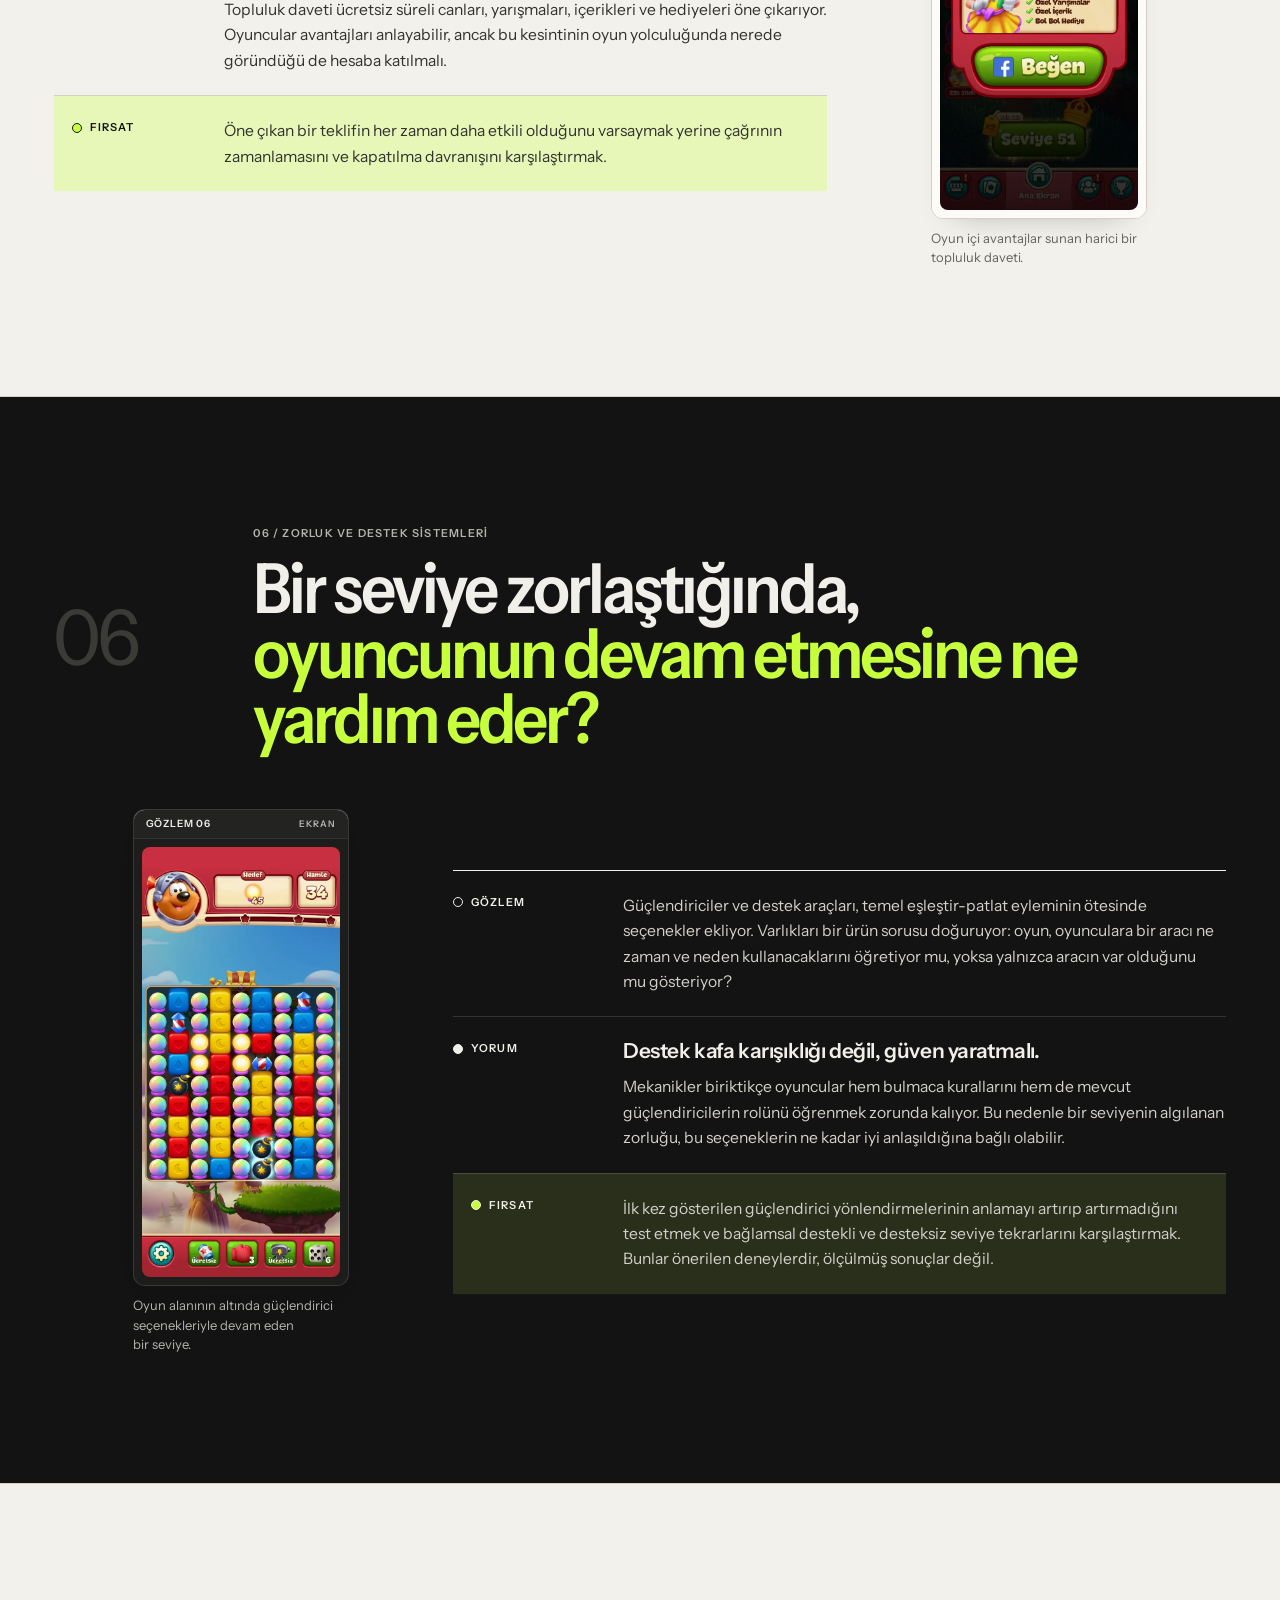
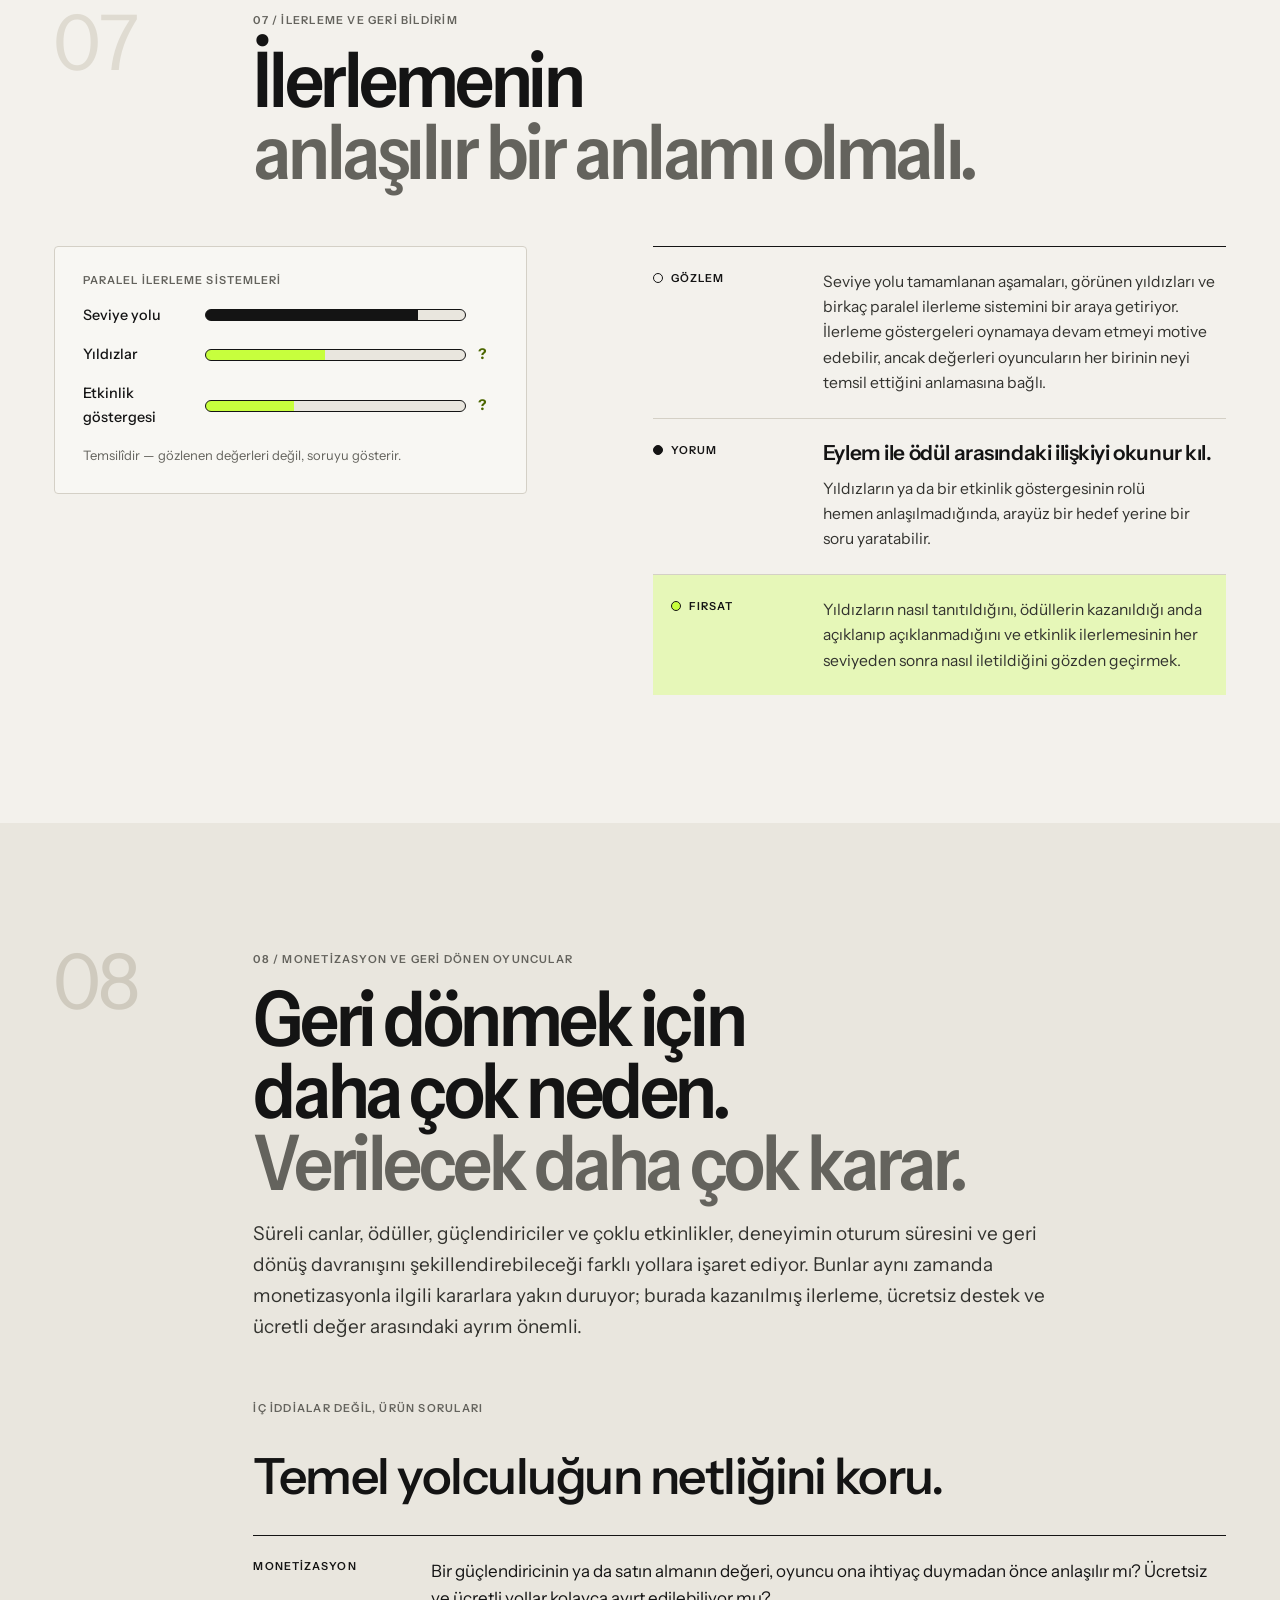
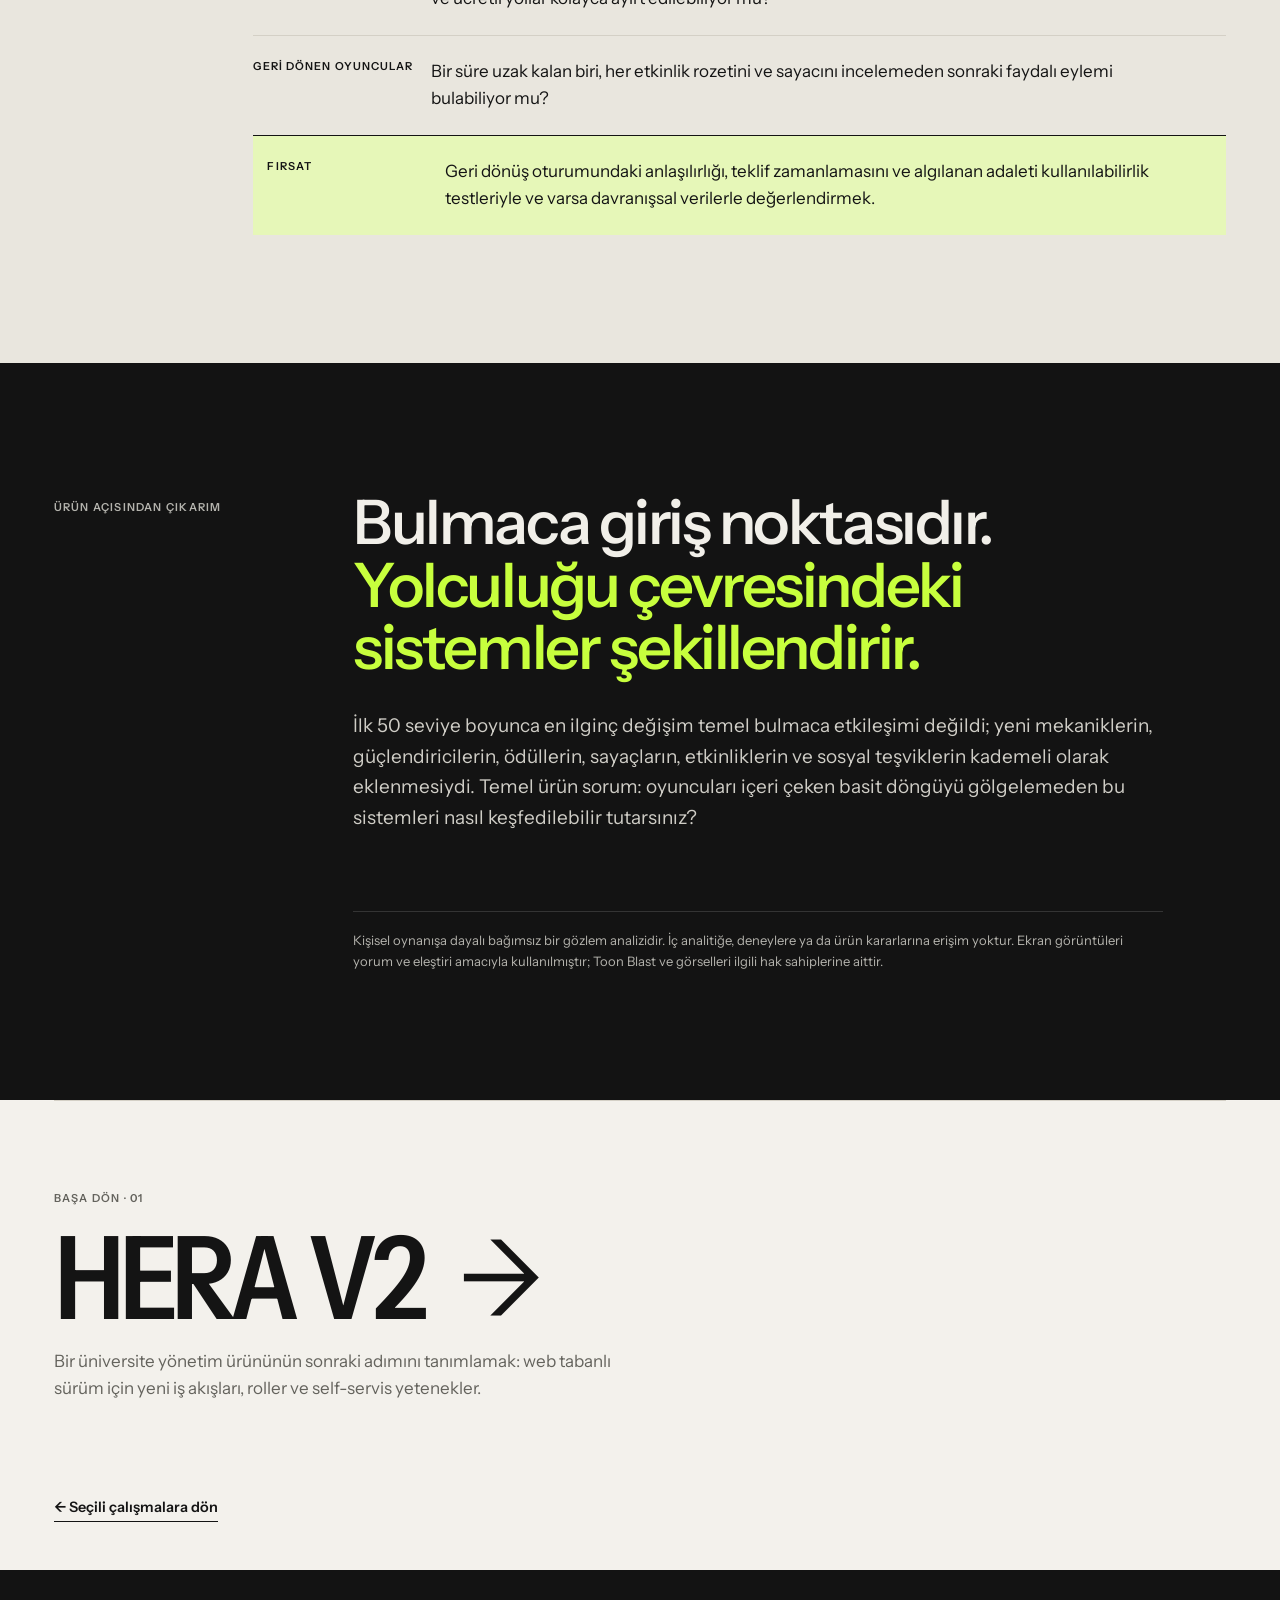
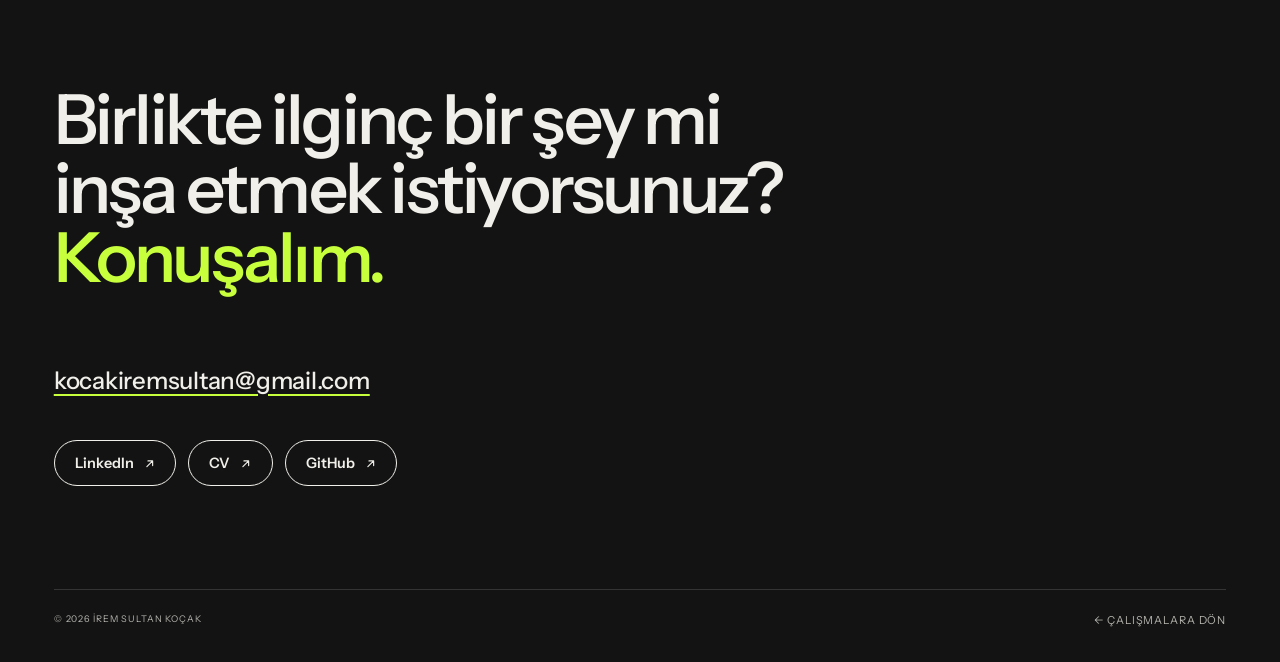
<file: tr/toon-blast.html>
<!doctype html>
<html lang="tr"><head>
<meta charset="utf-8">
<meta name="viewport" content="width=device-width, initial-scale=1">
<title>Toon Blast — Ürün Analizi | İrem Sultan Koçak</title>
<meta name="description" content="Toon Blast'in ilk 50 seviyesinin oyuncu gözünden bağımsız ürün analizi: onboarding, ilerleme, LiveOps, sosyal elde tutma ve monetizasyon.">
<meta property="og:title" content="Toon Blast — Ürün Analizi | İrem Sultan Koçak">
<meta property="og:description" content="Toon Blast'in ilk 50 seviyesinin oyuncu gözünden bağımsız ürün analizi: onboarding, ilerleme, LiveOps, sosyal elde tutma ve monetizasyon.">
<meta property="og:type" content="article">
<meta property="og:url" content="https://iremsultankocak.github.io/tr/toon-blast.html">
<meta property="og:site_name" content="İrem Sultan Koçak">
<meta property="og:locale" content="tr_TR">
<meta property="og:locale:alternate" content="en_US">
<meta property="og:image" content="https://iremsultankocak.github.io/assets/og-image-tr.png">
<meta property="og:image:width" content="1200">
<meta property="og:image:height" content="630">
<meta property="og:image:alt" content="İrem Sultan Koçak — Karmaşık iş akışlarını net ürün kararlarına dönüştürüyorum.">
<meta name="twitter:card" content="summary_large_image">
<meta name="twitter:image" content="https://iremsultankocak.github.io/assets/og-image-tr.png">
<meta name="theme-color" content="#f3f1ec">
<link rel="icon" href="data:image/svg+xml,%3Csvg xmlns='http://www.w3.org/2000/svg' viewBox='0 0 32 32'%3E%3Ccircle cx='16' cy='16' r='16' fill='%23141414'/%3E%3Ccircle cx='16' cy='16' r='6' fill='%23c7ff3d'/%3E%3C/svg%3E">
<link rel="preconnect" href="https://fonts.googleapis.com">
<link rel="preconnect" href="https://fonts.gstatic.com" crossorigin="">
<link rel="stylesheet" href="https://fonts.googleapis.com/css2?family=Instrument+Sans:ital,wdth,wght@0,75..100,400..700;1,75..100,400..700&amp;display=swap">
<link rel="alternate" hreflang="en" href="https://iremsultankocak.github.io/toon-blast.html">
<link rel="alternate" hreflang="tr" href="https://iremsultankocak.github.io/tr/toon-blast.html">
<link rel="alternate" hreflang="x-default" href="https://iremsultankocak.github.io/toon-blast.html">
<link rel="stylesheet" href="../styles.css?v=20261012">
<script>document.documentElement.classList.add('js')</script>
<script src="../main.js?v=20261012" defer=""></script>
</head>
<body class="toon">
<a class="skip-link" href="#main">İçeriğe geç</a>
<header class="site-header">
  <div class="container">
    <a class="brand" href="index.html"><span class="brand-mark" aria-hidden="true">İ</span>İrem Sultan Koçak</a>
    <button class="nav-toggle" type="button" aria-expanded="false" aria-controls="site-nav"><span class="nav-toggle-bars" aria-hidden="true"></span>Menü</button>
    <nav id="site-nav" class="site-nav" aria-label="Ana menü">
      <ul class="nav-list">
        <li><a href="index.html#work">Çalışmalar</a></li>
        <li><a href="about.html">Hakkımda</a></li>
        <li><a class="ext" href="../assets/resume.pdf" target="_blank" rel="noopener">CV</a></li>
        <li><a class="ext" href="https://www.linkedin.com/in/irem-sultan-kocak" rel="noopener">LinkedIn</a></li>
        <li class="lang-switch"><a href="../toon-blast.html" lang="en" hreflang="en">EN</a><span aria-hidden="true">/</span><a href="toon-blast.html" lang="tr" hreflang="tr" aria-current="true">TR</a></li>
      </ul>
    </nav>
  </div>
</header>

<main id="main">
  <!-- Hero -->
  <section class="case-hero container" aria-labelledby="case-title">
    <div class="grid">
      <p class="eyebrow reveal"><span>04 / Bağımsız oyun ürünü analizi · İlk 50 seviye</span></p>
      <h1 id="case-title" class="toon-title case-title reveal reveal-d1">50 SEVİYE.<br><span class="q">TEK SORU.</span></h1>
      <p class="case-sub reveal reveal-d2" style="margin-top:12px">Basit bir bulmaca döngüsü nasıl çok daha büyük bir ürün ekosistemine dönüşür?</p>
      <p class="lead case-lede reveal reveal-d2">Toon Blast'in oyuncu gözünden bir analizi: onboarding, ilerleme, süreli etkinlikler ve sosyal çağrıların deneyime nasıl girdiğinin izi. Bunlar gözlemler ve ürün hipotezleridir — oyunun iç verileri ya da stratejisi hakkında iddialar değil.</p>
      <div class="case-status reveal reveal-d3"><span class="status">Bağımsız analiz</span><span class="status status--outline">İç veri yok</span></div>
      <dl class="meta-strip meta-strip--3 case-meta reveal">
        <div><dt>Yöntem</dt><dd>Bizzat oynanış</dd></div>
        <div><dt>Kapsam</dt><dd>Seviye 1–50</dd></div>
        <div><dt>Bakış açısı</dt><dd>UX · Elde tutma · LiveOps</dd></div>
      </dl>
    </div>
    <div class="mt-l" aria-label="Gözlem kapsamı: seviye 1–50">
      <div class="toon-scope reveal" aria-hidden="true"><i></i><i></i><i></i><i></i><i></i><i></i><i></i><i></i><i></i><i></i><i></i><i></i><i></i><i></i><i></i><i></i><i></i><i></i><i></i><i></i><i></i><i></i><i></i><i></i><i></i><i></i><i></i><i></i><i></i><i></i><i></i><i></i><i></i><i></i><i></i><i></i><i></i><i></i><i></i><i></i><i></i><i></i><i></i><i></i><i></i><i></i><i></i><i></i><i></i><i></i></div>
      <div class="toon-scope-axis"><span>Seviye 1</span><span>Gözlem kapsamı</span><span>Seviye 50</span></div>
    </div>
  </section>

  <nav class="chapter-nav container" aria-label="Analiz bölümleri">
    <ol>
      <li><a href="#s1"><span>01</span>Temel döngü</a></li>
      <li><a href="#s2"><span>02</span>LiveOps</a></li>
      <li><a href="#s3"><span>03</span>Etkinlik onboarding'i</a></li>
      <li><a href="#s4"><span>04</span>Sosyal elde tutma</a></li>
      <li><a href="#s5"><span>05</span>Topluluk çağrıları</a></li>
      <li><a href="#s6"><span>06</span>Zorluk ve destek</a></li>
      <li><a href="#s7"><span>07</span>İlerleme</a></li>
      <li><a href="#s8"><span>08</span>Monetizasyon</a></li>
    </ol>
  </nav>

  <!-- 01 Core loop -->
  <section id="s1" class="section container toon-chapter">
    <div class="grid section-head">
      <p class="section-no" aria-hidden="true">01</p>
      <div class="section-body">
        <p class="eyebrow">01 / Temel döngü</p>
        <h2 class="h1" style="font-size:clamp(2.6rem,6vw,5.5rem)">Girmesi kolay.<br><em>Öğrenecek çok şey var.</em></h2>
      </div>
    </div>

    <div class="loop mb-m reveal">
      <div class="loop-ring" role="img" aria-label="Temel döngü: oyna, öğren, dene, ilerle. Bu analizde gözlemlenen çevre sistemler: süreli etkinlikler, sosyal ve topluluk çağrıları, güçlendiriciler ve destek, ödüller ve canlar.">
        <div class="loop-core"><div><small>Temel döngü</small><b>Eşleştir ve patlat</b></div></div>
        <span class="loop-node n1">Oyna</span>
        <span class="loop-node n2">Öğren</span>
        <span class="loop-node n3">Dene</span>
        <span class="loop-node n4">İlerle</span>
        <span class="loop-sys s1">Süreli etkinlikler</span>
        <span class="loop-sys s2">Sosyal</span>
        <span class="loop-sys s3">Güçlendiriciler</span>
        <span class="loop-sys s4">Ödüller</span>
      </div>
      <div class="loop-legend">
        <p class="eyebrow mb-m">Temel oynanış ve elde tutma sistemleri</p>
        <dl>
          <div><dt><i style="background:var(--lime)"></i>Temel döngü</dt><dd>Oyna → Öğren → Dene → İlerle. Yeni mekanikler bağlamsal yönlendirmelerle devreye girer.</dd></div>
          <div><dt><i style="border-style:dashed;background:var(--bg)"></i>Çevre sistemler</dt><dd>İlk 50 seviye boyunca döngünün etrafında gözlemlenen süreli etkinlikler, sosyal teşvikler, güçlendiriciler ve ödüller.</dd></div>
        </dl>
        <p class="note">Bu analizin gözlemlerinin bir özeti — oyunun iç modeli değil.</p>
      </div>
    </div>

    <div class="grid mt-xl">
      <figure class="shot-card tc-media reveal"><div class="wf"><div class="wf-top"><b>Gözlem 01</b><em>Ekran</em></div><div class="shot-card-img"><img src="../assets/toon-blast/onboarding-balloon.webp" width="621" height="1350" alt="Renkli balon mekaniğini tanıtan bağlamsal eğitim" loading="lazy"></div></div><figcaption class="wf-cap"><p>Balon mekaniği, tam ihtiyaç duyulduğu anda açıklanıyor.</p></figcaption></figure>
      <div class="tc-body reveal reveal-d1">
        <div class="oio oio--stack">
          <div class="o-obs"><span class="oio-label">Gözlem</span><p>Temel eşleştir-patlat etkileşimi hızla anlaşılıyor. Ek blok mekanikleri, en başta yoğun bir açıklama yerine bağlamsal yönlendirmelerle tanıtılıyor.</p></div>
          <div class="o-int"><span class="oio-label">Yorum</span><div><h3>Kılavuzla değil, bağlam içinde öğret.</h3><p>Eğitim, yeni bir hedefi anında yapılacak bir eyleme bağlıyor. Bu, oyuncunun harekete geçmeden önce aklında tutması gereken bilgi miktarını azaltabilir.</p></div></div>
          <div class="o-opp"><span class="oio-label">Fırsat</span><p>Yeni mekanik tanıtımlarını kısa tutmak ve yönlendirme kaybolduktan sonra oyuncuların kuralı anlayıp anlamadığını test etmek.</p></div>
        </div>
      </div>
    </div>
  </section>

  <!-- 02 LiveOps -->
  <section id="s2" class="section band--dark on-dark toon-chapter">
    <div class="container">
      <div class="grid section-head">
        <p class="section-no" aria-hidden="true">02</p>
        <div class="section-body">
          <p class="eyebrow">02 / <span lang="en">LiveOps</span> keşfi</p>
          <h2 class="h1" style="font-size:clamp(2.6rem,6vw,5.5rem)">Ana ekran<br><span class="lime">bir etkinlik merkezi.</span></h2>
        </div>
      </div>
      <div class="grid is-flip">
        <figure class="shot-card tc-media reveal"><div class="wf"><div class="wf-top"><b>Gözlem 02</b><em>Ekran</em></div><div class="shot-card-img"><img src="../assets/toon-blast/home-event-hub.webp" width="621" height="1350" alt="Seviye butonunun etrafında eş zamanlı etkinlikler ve sayaçlar gösteren ana ekran" loading="lazy"></div></div><figcaption class="wf-cap"><p>Ana seviye butonunu çevreleyen çok sayıda etkinlik alanı.</p></figcaption></figure>
        <div class="tc-body reveal reveal-d1">
          <div class="oio oio--stack">
            <div class="o-obs"><span class="oio-label">Gözlem</span><p>Ana ekran aynı anda birden çok süreli aktivite sunuyor. Geri sayım etiketleri, ilerleme çubukları, ödül ikonları ve bildirim rozetleri ana seviye butonuyla birlikte dikkat için yarışıyor.</p></div>
            <div class="o-int"><span class="oio-label">Yorum</span><div><h3>Görünürlük aciliyet yaratır — ve karmaşıklık.</h3><p>Süreli içerik oyunculara geri dönmek için ek nedenler sunarken, aynı anda açık birkaç giriş noktası sırada neyin önemli olduğunu anlamayı zorlaştırabilir.</p></div></div>
            <div class="o-opp"><span class="oio-label">Fırsat</span><p>Sonraki seviye, aktif etkinlik ilerlemesi ve ikincil promosyonlar arasında daha net bir hiyerarşi denemek.</p></div>
          </div>
        </div>
      </div>
    </div>
  </section>

  <!-- 03 Event onboarding -->
  <section id="s3" class="section container">
    <div class="grid section-head">
      <p class="section-no" aria-hidden="true">03</p>
      <div class="section-body">
        <p class="eyebrow">03 / Etkinlik <span lang="en">onboarding</span>'i</p>
        <h2 class="h1" style="font-size:clamp(2.6rem,6vw,5.5rem)">Tek etkinlik.<br><em>İkinci bir ilerleme döngüsü.</em></h2>
        <p class="prose prose--lg">Space Miner etkinliği kendi talimatlarını, araç kaynağını, oyun alanını ve ödül yolunu getiriyor. Ana bulmaca ilerlemesinin dışında kısa vadeli bir hedef ekliyor.</p>
      </div>
    </div>
    <div class="event-loop reveal" role="img" aria-label="İki paralel döngü: ana bulmaca ilerlemesi ve kendi talimatları, araç kaynağı, oyun alanı ve ödül yolu olan Space Miner etkinlik döngüsü">
      <div class="el-main">
        <p class="eyebrow mb-m">Ana bulmaca ilerlemesi</p>
        <ol class="track track--main"><li><span>A</span>Sonraki seviye</li><li><span>B</span>Bulmacayı tamamla</li><li><span>C</span>Seviye haritasında ilerle</li></ol>
      </div>
      <div class="el-event">
        <p class="eyebrow mb-m"><span lang="en">Space Miner</span> · etkinlik döngüsü</p>
        <ol class="track track--event"><li><span>01</span>Etkinliğe özel eylemi öğren</li><li><span>02</span>Araç kaynağı</li><li><span>03</span>Etkinlik alanı</li><li><span>04</span>Ödül yolu — ve sıradaki kaynak kısıtı</li></ol>
      </div>
    </div>
    <div class="grid mt-xl">
      <div class="reading">
        <p class="eyebrow" style="color:var(--olive)">Ürün hipotezi</p>
        <p class="pullquote mt-s" style="max-width:none;font-size:clamp(1.4rem,2.4vw,2rem)">Ayrı bir etkinlik döngüsü, oturum hedeflerini sonraki bulmacayı tamamlamanın ötesine taşıyabilir. Değeri, anlaşılırlık ve bilişsel yük karşısında değerlendirilmelidir.</p>
      </div>
    </div>
  </section>

  <!-- 04 Social -->
  <section id="s4" class="section band toon-chapter">
    <div class="container">
      <div class="grid section-head">
        <p class="section-no" aria-hidden="true">04</p>
        <div class="section-body">
          <p class="eyebrow">04 / Sosyal ve rekabetçi elde tutma</p>
          <h2 class="h1" style="font-size:clamp(2.6rem,6vw,5.5rem)">İlerleme<br><em>ortak bir sonuca dönüşebilir.</em></h2>
        </div>
      </div>
      <div class="grid">
        <div class="l5 reveal">
          <div class="phone-duo">
            <figure class="shot-card  reveal"><div class="wf"><div class="wf-top"><b>Ejderha Hazinesi</b><em>Ekran</em></div><div class="shot-card-img"><img src="../assets/toon-blast/dragon-treasure-rule.webp" width="621" height="1350" alt="Ejderha Hazinesi etkinlik mesajı: görevi tamamlamak için seviyeleri kaybetmeden geç" loading="lazy"></div></div><figcaption class="wf-cap"><p>Yedi seviye, kaybetmeden</p></figcaption></figure>
            <figure class="shot-card  reveal"><div class="wf"><div class="wf-top"><b>Ejderha Hazinesi</b><em>Ekran</em></div><div class="shot-card-img"><img src="../assets/toon-blast/dragon-treasure-shared-reward.webp" width="621" height="1350" alt="Ejderha Hazinesi etkinlik mesajı: büyük ödül kazananlar arasında eşit şekilde paylaştırılacak" loading="lazy"></div></div><figcaption class="wf-cap"><p>Kazananlar arasında paylaşılan ödül</p></figcaption></figure>
          </div>
          <p class="caption mt-s"><span class="caption-label">Gözlem 04</span>Ejderha Hazinesi bir galibiyet serisi hedefini ortak bir ödülle birleştiriyor.</p>
        </div>
        <div class="r6 reveal reveal-d1">
          <div class="oio oio--stack">
            <div class="o-obs"><span class="oio-label">Gözlem</span><p>Ejderha Hazinesi, yedi seviyeyi kaybetmeden geçme görevi ve kazananlar arasında paylaşılan bir ödül sunuyor.</p></div>
            <div class="o-int"><span class="oio-label">Yorum</span><div><h3>Ödül artık yalnızca kişisel değil.</h3><p>Bu kurgu, temel bulmaca etkileşimini değiştirmeden rekabet ve kolektif bir sonuç ekliyor.</p></div></div>
            <div class="o-opp"><span class="oio-label">Fırsat</span><p>Katılım kurallarını ve ödül dağılımını, oyuncu katılmaya karar vermeden önce kolayca anlaşılır kılmak.</p></div>
          </div>
        </div>
      </div>
    </div>
  </section>

  <!-- 05 Community -->
  <section id="s5" class="section container toon-chapter">
    <div class="grid section-head">
      <p class="section-no" aria-hidden="true">05</p>
      <div class="section-body">
        <p class="eyebrow">05 / Geri dönüş ve topluluk çağrıları</p>
        <h2 class="h1" style="font-size:clamp(2.6rem,6vw,5.5rem)">Seviye haritasının ötesinde.</h2>
      </div>
    </div>
    <div class="grid is-flip">
      <figure class="shot-card tc-media reveal"><div class="wf"><div class="wf-top"><b>Gözlem 05</b><em>Ekran</em></div><div class="shot-card-img"><img src="../assets/toon-blast/community-invitation.webp" width="621" height="1350" alt="Ücretsiz süreli canlar, özel yarışmalar, içerik ve hediyeler sunan Facebook topluluk daveti açılır penceresi" loading="lazy"></div></div><figcaption class="wf-cap"><p>Oyun içi avantajlar sunan harici bir topluluk daveti.</p></figcaption></figure>
      <div class="tc-body reveal reveal-d1">
        <div class="oio oio--stack">
          <div class="o-obs"><span class="oio-label">Gözlem</span><p>Gözlemlenen deneyim, harici bir Facebook topluluğuna yönelik çağrılar da içeriyor. Bu, oyun içi aktiviteden oyun dışı bir sosyal alana görünür bir köprü; gerçek dönüşüm ya da elde tutma etkisi ekran görüntülerinden çıkarılamaz.</p></div>
          <div class="o-int"><span class="oio-label">Yorum</span><div><h3>Her çağrıya net bir amaç ver.</h3><p>Topluluk daveti ücretsiz süreli canları, yarışmaları, içerikleri ve hediyeleri öne çıkarıyor. Oyuncular avantajları anlayabilir, ancak bu kesintinin oyun yolculuğunda nerede göründüğü de hesaba katılmalı.</p></div></div>
          <div class="o-opp"><span class="oio-label">Fırsat</span><p>Öne çıkan bir teklifin her zaman daha etkili olduğunu varsaymak yerine çağrının zamanlamasını ve kapatılma davranışını karşılaştırmak.</p></div>
        </div>
      </div>
    </div>
  </section>

  <!-- 06 Difficulty -->
  <section id="s6" class="section band--dark on-dark toon-chapter">
    <div class="container">
      <div class="grid section-head">
        <p class="section-no" aria-hidden="true">06</p>
        <div class="section-body">
          <p class="eyebrow">06 / Zorluk ve destek sistemleri</p>
          <h2 class="h1" style="font-size:clamp(2.4rem,5.4vw,5rem)">Bir seviye zorlaştığında,<br><span class="lime">oyuncunun devam etmesine ne yardım eder?</span></h2>
        </div>
      </div>
      <div class="grid">
        <figure class="shot-card tc-media reveal"><div class="wf"><div class="wf-top"><b>Gözlem 06</b><em>Ekran</em></div><div class="shot-card-img"><img src="../assets/toon-blast/level-boosters.webp" width="621" height="1350" alt="Oyun alanının altında bir sıra güçlendirici seçeneği olan, devam eden bir Toon Blast seviyesi" loading="lazy"></div></div><figcaption class="wf-cap"><p>Oyun alanının altında güçlendirici seçenekleriyle devam eden bir seviye.</p></figcaption></figure>
        <div class="tc-body reveal reveal-d1">
          <div class="oio oio--stack">
            <div class="o-obs"><span class="oio-label">Gözlem</span><p>Güçlendiriciler ve destek araçları, temel eşleştir-patlat eyleminin ötesinde seçenekler ekliyor. Varlıkları bir ürün sorusu doğuruyor: oyun, oyunculara bir aracı ne zaman ve neden kullanacaklarını öğretiyor mu, yoksa yalnızca aracın var olduğunu mu gösteriyor?</p></div>
            <div class="o-int"><span class="oio-label">Yorum</span><div><h3>Destek kafa karışıklığı değil, güven yaratmalı.</h3><p>Mekanikler biriktikçe oyuncular hem bulmaca kurallarını hem de mevcut güçlendiricilerin rolünü öğrenmek zorunda kalıyor. Bu nedenle bir seviyenin algılanan zorluğu, bu seçeneklerin ne kadar iyi anlaşıldığına bağlı olabilir.</p></div></div>
            <div class="o-opp"><span class="oio-label">Fırsat</span><p>İlk kez gösterilen güçlendirici yönlendirmelerinin anlamayı artırıp artırmadığını test etmek ve bağlamsal destekli ve desteksiz seviye tekrarlarını karşılaştırmak. Bunlar önerilen deneylerdir, ölçülmüş sonuçlar değil.</p></div>
          </div>
        </div>
      </div>
    </div>
  </section>

  <!-- 07 Progression -->
  <section id="s7" class="section container">
    <div class="grid section-head">
      <p class="section-no" aria-hidden="true">07</p>
      <div class="section-body">
        <p class="eyebrow">07 / İlerleme ve geri bildirim</p>
        <h2 class="h1" style="font-size:clamp(2.6rem,6vw,5.5rem)">İlerlemenin<br><em>anlaşılır bir anlamı olmalı.</em></h2>
      </div>
    </div>
    <div class="grid" style="row-gap:40px">
      <div class="l5 reveal">
        <div class="dgm" role="img" aria-label="Birkaç paralel ilerleme sistemi: seviye yolu, yıldızlar ve etkinlik ilerlemesi; her birinin net bir anlamı olmalı">
          <span class="dgm-title">Paralel ilerleme sistemleri</span>
          <div class="par-bars">
            <div><span>Seviye yolu</span><i style="--w:82%"></i></div>
            <div><span>Yıldızlar</span><i style="--w:46%"></i><b>?</b></div>
            <div><span>Etkinlik göstergesi</span><i style="--w:34%"></i><b>?</b></div>
          </div>
          <p class="caption mt-s">Temsilîdir — gözlenen değerleri değil, soruyu gösterir.</p>
        </div>
      </div>
      <div class="r6 reveal reveal-d1">
        <div class="oio oio--stack">
          <div class="o-obs"><span class="oio-label">Gözlem</span><p>Seviye yolu tamamlanan aşamaları, görünen yıldızları ve birkaç paralel ilerleme sistemini bir araya getiriyor. İlerleme göstergeleri oynamaya devam etmeyi motive edebilir, ancak değerleri oyuncuların her birinin neyi temsil ettiğini anlamasına bağlı.</p></div>
          <div class="o-int"><span class="oio-label">Yorum</span><div><h3>Eylem ile ödül arasındaki ilişkiyi okunur kıl.</h3><p>Yıldızların ya da bir etkinlik göstergesinin rolü hemen anlaşılmadığında, arayüz bir hedef yerine bir soru yaratabilir.</p></div></div>
          <div class="o-opp"><span class="oio-label">Fırsat</span><p>Yıldızların nasıl tanıtıldığını, ödüllerin kazanıldığı anda açıklanıp açıklanmadığını ve etkinlik ilerlemesinin her seviyeden sonra nasıl iletildiğini gözden geçirmek.</p></div>
        </div>
      </div>
    </div>
  </section>

  <!-- 08 Monetization -->
  <section id="s8" class="section band">
    <div class="container">
      <div class="grid section-head">
        <p class="section-no" aria-hidden="true">08</p>
        <div class="section-body">
          <p class="eyebrow">08 / Monetizasyon ve geri dönen oyuncular</p>
          <h2 class="h1" style="font-size:clamp(2.6rem,6vw,5.5rem)">Geri dönmek için daha çok neden.<br><em>Verilecek daha çok karar.</em></h2>
          <p class="prose prose--lg">Süreli canlar, ödüller, güçlendiriciler ve çoklu etkinlikler, deneyimin oturum süresini ve geri dönüş davranışını şekillendirebileceği farklı yollara işaret ediyor. Bunlar aynı zamanda monetizasyonla ilgili kararlara yakın duruyor; burada kazanılmış ilerleme, ücretsiz destek ve ücretli değer arasındaki ayrım önemli.</p>
        </div>
      </div>
      <div class="grid">
        <div class="inset reveal">
          <p class="eyebrow mb-m">İç iddialar değil, ürün soruları</p>
          <h3 class="h2 mb-m">Temel yolculuğun netliğini koru.</h3>
          <ol class="questions">
            <li><b>Monetizasyon</b><p>Bir güçlendiricinin ya da satın almanın değeri, oyuncu ona ihtiyaç duymadan önce anlaşılır mı? Ücretsiz ve ücretli yollar kolayca ayırt edilebiliyor mu?</p></li>
            <li><b>Geri dönen oyuncular</b><p>Bir süre uzak kalan biri, her etkinlik rozetini ve sayacını incelemeden sonraki faydalı eylemi bulabiliyor mu?</p></li>
            <li class="is-opp"><b>Fırsat</b><p>Geri dönüş oturumundaki anlaşılırlığı, teklif zamanlamasını ve algılanan adaleti kullanılabilirlik testleriyle ve varsa davranışsal verilerle değerlendirmek.</p></li>
          </ol>
        </div>
      </div>
    </div>
  </section>

  <!-- Takeaway -->
  <section class="reflection band--dark on-dark" aria-labelledby="learn-title">
    <div class="container">
      <div class="grid">
        <p class="eyebrow">Ürün açısından çıkarım</p>
        <div class="reflection-body reveal">
          <h2 id="learn-title" style="max-width:22ch">Bulmaca giriş noktasıdır. <em>Yolculuğu çevresindeki sistemler şekillendirir.</em></h2>
          <p class="prose prose--lg">İlk 50 seviye boyunca en ilginç değişim temel bulmaca etkileşimi değildi; yeni mekaniklerin, güçlendiricilerin, ödüllerin, sayaçların, etkinliklerin ve sosyal teşviklerin kademeli olarak eklenmesiydi. Temel ürün sorum: oyuncuları içeri çeken basit döngüyü gölgelemeden bu sistemleri nasıl keşfedilebilir tutarsınız?</p>
          <p class="disclaimer">Kişisel oynanışa dayalı bağımsız bir gözlem analizidir. İç analitiğe, deneylere ya da ürün kararlarına erişim yoktur. Ekran görüntüleri yorum ve eleştiri amacıyla kullanılmıştır; Toon Blast ve görselleri ilgili hak sahiplerine aittir.</p>
        </div>
      </div>
    </div>
  </section>

  <div class="container">
    <a class="next-project" href="hera-v2.html">
      <p class="eyebrow">Başa dön · 01</p>
      <span class="np-title">HERA V2 <span class="np-arrow" aria-hidden="true">→</span></span>
      <span class="np-sub">Bir üniversite yönetim ürününün sonraki adımını tanımlamak: web tabanlı sürüm için yeni iş akışları, roller ve self-servis yetenekler.</span>
    </a>
    <p style="padding-bottom:48px"><a class="link" href="index.html#work">← Seçili çalışmalara dön</a></p>
  </div>
</main>

<footer class="site-footer on-dark">
  <div class="container">
    <p class="footer-cta">Birlikte ilginç bir şey mi inşa etmek istiyorsunuz? <em>Konuşalım.</em></p>
    <p class="footer-mail"><a href="mailto:kocakiremsultan@gmail.com">kocakiremsultan@gmail.com</a></p>
    <div class="footer-links"><a class="btn" href="https://www.linkedin.com/in/irem-sultan-kocak" rel="noopener">LinkedIn <svg class="i-ne" aria-hidden="true" width="0.8em" height="0.8em" viewBox="0 0 16 16" fill="none" stroke="currentColor" stroke-width="1.6" stroke-linecap="round" stroke-linejoin="round"><path d="M4 12 12 4M5.5 4H12v6.5"></path></svg></a> <a class="btn" href="../assets/resume.pdf" target="_blank" rel="noopener">CV <svg class="i-ne" aria-hidden="true" width="0.8em" height="0.8em" viewBox="0 0 16 16" fill="none" stroke="currentColor" stroke-width="1.6" stroke-linecap="round" stroke-linejoin="round"><path d="M4 12 12 4M5.5 4H12v6.5"></path></svg></a> <a class="btn" href="https://github.com/iremsultankocak" rel="noopener">GitHub <svg class="i-ne" aria-hidden="true" width="0.8em" height="0.8em" viewBox="0 0 16 16" fill="none" stroke="currentColor" stroke-width="1.6" stroke-linecap="round" stroke-linejoin="round"><path d="M4 12 12 4M5.5 4H12v6.5"></path></svg></a></div>
    <div class="footer-meta"><small>© 2026 İrem Sultan Koçak</small><a href="index.html#work">← Çalışmalara dön</a></div>
  </div>
</footer>


</body></html>
</file>
<file: styles.css>
/* ==========================================================================
   İrem Sultan Koçak — Product Portfolio
   Design system: tokens → base → layout → components → pages → utilities
   ========================================================================== */

/* ---------- 1. Tokens ---------- */
:root {
  /* Color */
  --bg: #f3f1ec;
  --bg-raised: #f8f7f3;
  --surface: #e9e6de;
  --surface-2: #dfdbd1;
  --ink: #141414;
  --ink-2: #33332f;
  --muted: #64635d;
  --line: #d4d0c6;
  --line-strong: #1414141f;
  --lime: #c7ff3d;
  --lime-soft: #e6f7b8;
  --olive: #4c6600;          /* lime family, AA on --bg for text */
  --dark: #131313;
  --dark-2: #1d1d1c;
  --dark-line: #ffffff24;
  --dark-muted: #b4b3ad;
  --warn: #8a4b00;

  /* Type */
  --font-sans: "Instrument Sans", "Helvetica Neue", Arial, sans-serif;
  --font-label: "Instrument Sans", "Helvetica Neue", Arial, sans-serif;

  --fs-display: clamp(2.7rem, 7.3vw, 8.25rem);
  --fs-h1: clamp(2.9rem, 7.4vw, 7.25rem);
  --fs-h2: clamp(2rem, 3.9vw, 3.6rem);
  --fs-h3: clamp(1.35rem, 1.9vw, 1.8rem);
  --fs-h4: 1.125rem;
  --fs-lead: clamp(1.15rem, 1.45vw, 1.4rem);
  --fs-body: 1.0625rem;
  --fs-small: .9rem;
  --fs-caption: .8125rem;
  --fs-micro: .6875rem;
  --fs-label: .72rem;

  --lh-tight: .94;
  --lh-head: 1.06;
  --lh-body: 1.62;

  /* Space */
  --gutter: clamp(20px, 4.2vw, 64px);
  --col-gap: clamp(16px, 2vw, 32px);
  --section: clamp(80px, 10vw, 152px);
  --section-sm: clamp(56px, 6.5vw, 96px);
  --max: 1440px;
  --measure: 64ch;

  /* Shape / motion */
  --radius: 4px;
  --ease: cubic-bezier(.2, .7, .1, 1);
  --header-h: 72px;
}

/* ---------- 2. Base ---------- */
*, *::before, *::after { box-sizing: border-box; }
html { -webkit-text-size-adjust: 100%; scroll-behavior: smooth; scroll-padding-top: calc(var(--header-h) + 16px); }
body {
  margin: 0;
  background: var(--bg);
  color: var(--ink);
  font-family: var(--font-sans);
  font-size: var(--fs-body);
  line-height: var(--lh-body);
  font-feature-settings: "ss01", "cv11";
  -webkit-font-smoothing: antialiased;
  text-rendering: optimizeLegibility;
  overflow-x: hidden;
}
img { display: block; max-width: 100%; height: auto; }
h1, h2, h3, h4 { margin: 0; font-weight: 600; letter-spacing: -.02em; line-height: var(--lh-head); text-wrap: balance; }
p { margin: 0 0 1em; text-wrap: pretty; }
p:last-child { margin-bottom: 0; }
figure { margin: 0; }
a { color: inherit; text-decoration-thickness: 1px; text-underline-offset: .2em; }
em { font-style: italic; }
strong, b { font-weight: 600; }
::selection { background: var(--lime); color: var(--ink); }
:focus-visible { outline: 2px solid var(--ink); outline-offset: 3px; box-shadow: 0 0 0 5px var(--lime); border-radius: 2px; }
.on-dark :focus-visible, .on-dark:focus-visible { outline-color: var(--lime); box-shadow: none; }

.skip-link {
  position: absolute; left: 12px; top: -60px; z-index: 100;
  background: var(--ink); color: var(--bg); padding: 10px 16px; font-size: var(--fs-small); text-decoration: none;
}
.skip-link:focus { top: 12px; }
.sr-only { position: absolute; width: 1px; height: 1px; overflow: hidden; clip: rect(0 0 0 0); white-space: nowrap; }

/* ---------- 3. Layout ---------- */
.container { width: 100%; max-width: var(--max); margin-inline: auto; padding-inline: var(--gutter); }
.grid { display: grid; grid-template-columns: repeat(12, minmax(0, 1fr)); column-gap: var(--col-gap); }
.section { padding-block: var(--section); }
.section--sm { padding-block: var(--section-sm); }
.section + .section:not(.band) { border-top: 1px solid var(--line); }
.band { background: var(--surface); }
.band--dark { background: var(--dark); color: #f1efe9; }
.band--lime { background: var(--lime); }

/* Section heading pattern: number in the margin, content on 9 columns */
.section-head { margin-bottom: clamp(36px, 4.5vw, 64px); }
.section-head .section-no { grid-column: 1 / span 2; }
.section-head .section-body { grid-column: 3 / span 9; }
.section-body > * + * { margin-top: 20px; }
.section-body .eyebrow + h2 { margin-top: 14px; }
@media (max-width: 760px) {
  .section-head { row-gap: 18px; }
  .section-head .section-no, .section-head .section-body, .reading, .inset { grid-column: 1 / -1; }
  .section-head .section-no { font-size: 2.6rem; }
}

.span-full { grid-column: 1 / -1; }
.inset { grid-column: 3 / span 10; }
.reading { grid-column: 3 / span 7; }

/* ---------- 4. Typography components ---------- */
.eyebrow {
  font-family: var(--font-label);
  font-size: var(--fs-micro);
  font-weight: 600;
  letter-spacing: .11em;
  text-transform: uppercase;
  color: var(--muted);
  margin: 0;
}
.on-dark .eyebrow, .band--dark .eyebrow { color: var(--dark-muted); }
.eyebrow .dot { display: inline-block; width: 7px; height: 7px; border-radius: 50%; background: var(--lime); margin-right: 8px; vertical-align: 1px; box-shadow: 0 0 0 1px #14141433; }

.display { font-size: var(--fs-display); line-height: var(--lh-tight); letter-spacing: -.045em; font-weight: 600; font-stretch: 92%; }
.h1 { font-size: var(--fs-h1); line-height: var(--lh-tight); letter-spacing: -.045em; font-weight: 600; font-stretch: 90%; }
.h2 { font-size: var(--fs-h2); letter-spacing: -.03em; font-weight: 550; }
.h3 { font-size: var(--fs-h3); letter-spacing: -.02em; font-weight: 550; }
.h4 { font-size: var(--fs-h4); letter-spacing: -.01em; font-weight: 600; }
.h2 em, .h1 em, .display em { font-style: normal; color: var(--muted); }
.band--dark .h2 em, .band--dark .h1 em { color: var(--dark-muted); }

.mark { background: linear-gradient(transparent 62%, var(--lime) 62%, var(--lime) 92%, transparent 92%); padding-inline: .04em; }
.lime { color: var(--lime); }

.lead { font-size: var(--fs-lead); line-height: 1.5; color: var(--ink-2); max-width: 58ch; }
.band--dark .lead { color: #d9d7d0; }
.prose { max-width: var(--measure); color: var(--ink-2); }
.prose--lg { font-size: 1.1875rem; }
.band--dark .prose { color: #cfcdc6; }
.muted { color: var(--muted); }

.section-no {
  font-size: clamp(3rem, 6vw, 5.5rem);
  font-weight: 400;
  line-height: .8;
  letter-spacing: -.05em;
  color: var(--surface-2);
  font-variant-numeric: tabular-nums;
  margin: 0;
}
.band .section-no { color: #cfcabe; }
.band--dark .section-no { color: #3a3a37; }

.caption, figcaption { font-size: var(--fs-caption); line-height: 1.55; color: var(--muted); }
.caption-label { font-family: var(--font-label); font-size: var(--fs-micro); letter-spacing: .08em; text-transform: uppercase; color: var(--ink); margin-right: 6px; }
.band--dark figcaption, .band--dark .caption { color: var(--dark-muted); }
.band--dark .caption-label { color: #f1efe9; }

.note { font-size: var(--fs-caption); color: var(--muted); display: flex; gap: 10px; max-width: 80ch; margin-top: 20px; }
.note::before { content: ""; flex: 0 0 18px; height: 1px; background: currentColor; margin-top: .75em; }
.band--dark .note { color: var(--dark-muted); }

.pullquote {
  font-size: clamp(1.6rem, 3vw, 2.6rem);
  line-height: 1.12;
  letter-spacing: -.025em;
  font-weight: 500;
  margin: 0;
  padding-left: clamp(18px, 2vw, 28px);
  border-left: 3px solid var(--lime);
  max-width: 24ch;
}
.aside-line {
  display: flex; gap: 12px; align-items: baseline;
  font-size: 1.125rem; font-weight: 500; letter-spacing: -.01em;
  margin-top: 36px; color: var(--ink);
}
.aside-line::before { content: "↳"; color: var(--olive); font-weight: 400; }
.band--dark .aside-line { color: #f1efe9; }
.band--dark .aside-line::before { color: var(--lime); }

/* ---------- 5. Links & buttons ---------- */
.link {
  display: inline-flex; align-items: center; gap: 8px;
  font-size: var(--fs-small); font-weight: 600; text-decoration: none;
  border-bottom: 1px solid currentColor; padding-bottom: 2px;
  transition: gap .25s var(--ease), color .2s;
}
.link:hover { gap: 12px; }
.link .arrow { transition: transform .25s var(--ease); }
.btn {
  display: inline-flex; align-items: center; gap: 10px;
  min-height: 46px; padding: 0 20px;
  font-size: var(--fs-small); font-weight: 600; text-decoration: none;
  border: 1px solid var(--ink); border-radius: 999px;
  transition: background .2s, color .2s, transform .2s var(--ease);
}
.btn--primary { background: var(--ink); color: var(--bg); }
.btn--primary:hover { background: var(--lime); color: var(--ink); }
.btn--ghost:hover { background: var(--ink); color: var(--bg); }
.btn-row { display: flex; flex-wrap: wrap; gap: 12px; align-items: center; }

/* ---------- 6. Header / navigation ---------- */
.site-header {
  position: sticky; top: 0; z-index: 50;
  background: color-mix(in srgb, var(--bg) 88%, transparent);
  backdrop-filter: saturate(1.4) blur(10px);
  -webkit-backdrop-filter: saturate(1.4) blur(10px);
  border-bottom: 1px solid transparent;
  transition: border-color .3s;
}
.site-header.is-scrolled { border-bottom-color: var(--line); }
.site-header .container { height: var(--header-h); display: flex; align-items: center; justify-content: space-between; gap: 24px; }
.brand { display: inline-flex; align-items: center; gap: 10px; font-weight: 600; letter-spacing: -.01em; text-decoration: none; font-size: .95rem; }
.brand-mark { width: 26px; height: 26px; border-radius: 50%; background: var(--ink); color: var(--lime); display: grid; place-items: center; font-size: .7rem; font-weight: 700; letter-spacing: 0; }
.nav-list { list-style: none; margin: 0; padding: 0; display: flex; gap: clamp(18px, 2.4vw, 34px); align-items: center; }
.nav-list a { font-size: var(--fs-small); text-decoration: none; position: relative; padding: 6px 0; }
.nav-list a::after { content: ""; position: absolute; left: 0; right: 0; bottom: 0; height: 2px; background: var(--lime); transform: scaleX(0); transform-origin: left; transition: transform .3s var(--ease); }
.nav-list a:hover::after, .nav-list a[aria-current="page"]::after { transform: scaleX(1); }
.nav-list a[aria-current="page"] { font-weight: 600; }
.ext::after { content: ""; display: inline-block; width: .62em; height: .62em; margin-left: .32em; background: currentColor; -webkit-mask: var(--i-ne) center / contain no-repeat; mask: var(--i-ne) center / contain no-repeat; }
.nav-toggle { display: none; }

@media (max-width: 760px) {
  .nav-toggle {
    display: inline-flex; align-items: center; gap: 10px;
    background: none; border: 1px solid var(--ink); border-radius: 999px;
    height: 40px; padding: 0 16px; font: inherit; font-size: var(--fs-small); font-weight: 600; color: var(--ink); cursor: pointer;
  }
  .nav-toggle-bars { width: 14px; height: 8px; position: relative; }
  .nav-toggle-bars::before, .nav-toggle-bars::after { content: ""; position: absolute; left: 0; right: 0; height: 1.5px; background: currentColor; transition: transform .25s var(--ease), top .25s var(--ease); }
  .nav-toggle-bars::before { top: 0; }
  .nav-toggle-bars::after { top: 6.5px; }
  .nav-toggle[aria-expanded="true"] .nav-toggle-bars::before { top: 3.25px; transform: rotate(45deg); }
  .nav-toggle[aria-expanded="true"] .nav-toggle-bars::after { top: 3.25px; transform: rotate(-45deg); }
  .site-nav {
    position: absolute; top: var(--header-h); left: 0; right: 0;
    background: var(--bg); border-bottom: 1px solid var(--line);
    padding: 8px var(--gutter) 28px;
  }
  .js .site-nav:not(.is-open) { display: none; }
  .nav-list { flex-direction: column; align-items: stretch; gap: 0; }
  .nav-list li { border-top: 1px solid var(--line); }
  .nav-list a { display: block; padding: 16px 0; font-size: 1.5rem; font-weight: 500; letter-spacing: -.02em; }
  .nav-list a::after { display: none; }
  .nav-list a[aria-current="page"] { color: var(--olive); }
}

/* ---------- 7. Footer ---------- */
.site-footer { background: var(--dark); color: #f1efe9; padding-block: clamp(72px, 9vw, 128px) 32px; }
.footer-cta { font-size: clamp(2.2rem, 5.4vw, 5rem); line-height: 1; letter-spacing: -.04em; font-weight: 550; max-width: 16ch; }
.footer-cta em { font-style: normal; color: var(--lime); }
.footer-links { display: flex; flex-wrap: wrap; gap: 12px; margin-top: 40px; }
.footer-links .btn { border-color: #f1efe9; color: #f1efe9; }
.footer-links .btn:hover { background: var(--lime); border-color: var(--lime); color: var(--ink); }
.footer-meta { display: flex; justify-content: space-between; gap: 16px; flex-wrap: wrap; margin-top: clamp(64px, 8vw, 112px); padding-top: 22px; border-top: 1px solid var(--dark-line); font-family: var(--font-label); font-size: var(--fs-micro); letter-spacing: .08em; text-transform: uppercase; color: var(--dark-muted); }
.footer-meta a { text-decoration: none; }
.footer-meta a:hover { color: var(--lime); }

/* ---------- 8. Tags, status, metadata ---------- */
.tags { display: flex; flex-wrap: wrap; gap: 6px; list-style: none; margin: 0; padding: 0; }
.tags li, .tag {
  font-family: var(--font-sans); font-size: .78rem; font-weight: 500; letter-spacing: 0;
  border: 1px solid var(--line); border-radius: 999px; padding: 4px 10px; color: var(--ink-2); white-space: nowrap;
}
.band--dark .tags li { border-color: var(--dark-line); color: #d2d0c9; }
.status {
  display: inline-flex; align-items: center; gap: 8px; font-weight: 600;
  font-family: var(--font-label); font-size: var(--fs-micro); letter-spacing: .08em; text-transform: uppercase;
  padding: 5px 10px; border-radius: 999px; background: var(--ink); color: var(--bg); white-space: nowrap;
}
.status::before { content: ""; width: 6px; height: 6px; border-radius: 50%; background: var(--lime); }
.status--outline { background: transparent; color: var(--ink); border: 1px solid var(--ink); }
.status--outline::before { background: var(--olive); }
.band--dark .status { background: #f1efe9; color: var(--ink); }
.band--dark .status::before { background: var(--olive); }

.meta-strip {
  display: grid; grid-template-columns: repeat(4, minmax(0, 1fr)); gap: 0;
  border-top: 1px solid var(--ink); border-bottom: 1px solid var(--line);
  margin: 0;
}
.meta-strip > div { padding: 18px 20px 20px 0; }
.meta-strip > div + div { padding-left: 20px; border-left: 1px solid var(--line); }
.meta-strip dt { font-family: var(--font-label); font-size: var(--fs-micro); letter-spacing: .1em; text-transform: uppercase; color: var(--muted); margin-bottom: 8px; }
.meta-strip dd { margin: 0; font-weight: 500; line-height: 1.35; }
@media (max-width: 900px) {
  .meta-strip { grid-template-columns: repeat(2, minmax(0, 1fr)); }
  .meta-strip > div:nth-child(3) { padding-left: 0; border-left: 0; }
  .meta-strip > div:nth-child(n+3) { border-top: 1px solid var(--line); }
}

/* ---------- 9. Screenshots (shared system) ---------- */
.shot { min-width: 0; }
.shot-frame {
  position: relative;
  background: var(--surface);
  padding: clamp(10px, 1.6vw, 22px);
  border-radius: var(--radius);
}
.band .shot-frame { background: var(--bg-raised); }
.band--dark .shot-frame { background: var(--dark-2); }
.shot-frame img {
  width: 100%;
  border: 1px solid #14141418;
  border-radius: 2px;
  background: #fff;
  box-shadow: 0 1px 0 #ffffff80 inset, 0 18px 40px -24px #14141455;
}
.shot-head {
  display: flex; justify-content: space-between; gap: 16px; align-items: baseline;
  border-top: 1px solid var(--ink); padding: 10px 0 12px;
  font-family: var(--font-label); font-size: var(--fs-micro); letter-spacing: .1em; text-transform: uppercase;
}
.shot-head span:last-child { color: var(--muted); text-align: right; }
.band--dark .shot-head { border-color: #f1efe9; }
.band--dark .shot-head span:last-child { color: var(--dark-muted); }
.shot figcaption { margin-top: 12px; max-width: 70ch; }

/* Screenshot components: focused crops at a controlled size, never full-bleed */
.shot--c { width: 100%; max-width: var(--shot-w, 520px); }
.shot--c.w-xs { --shot-w: 300px; } .shot--c.w-s { --shot-w: 400px; } .shot--c.w-m { --shot-w: 520px; } .shot--c.w-l { --shot-w: 680px; }
.shot--c .shot-frame { padding: 8px; border-radius: 10px; background: var(--surface); border: 1px solid #14141412; }
.band .shot--c .shot-frame { background: var(--bg-raised); }
.band--dark .shot--c .shot-frame { background: var(--dark-2); border-color: #ffffff14; }
.shot--c .shot-frame img { border-radius: 6px; border: 1px solid #14141414; box-shadow: 0 10px 24px -18px #14141466; }
.shot--c .shot-head { border-top-width: 1px; padding: 8px 0 10px; }
.shot--c figcaption { margin-top: 10px; }
.shot--c .zoom-btn { right: 16px; bottom: 16px; padding: 7px 10px; }
.shot--c.is-right { margin-left: auto; }
.shot--c.is-center { margin-inline: auto; }
.shot--game .shot-frame { background: var(--ink); border-radius: 18px; padding: 6px; }
.shot--game .shot-frame img { border-radius: 13px; border: 0; }
.comp-row { display: flex; flex-wrap: wrap; gap: var(--col-gap); align-items: flex-start; }
.comp-row > .shot--c { flex: 1 1 260px; }
.comp-stack { display: grid; gap: 14px; }

/* Crops: show a region without distorting */
.crop { overflow: hidden; border-radius: 2px; }
.crop img { aspect-ratio: var(--ratio, 16 / 10); object-fit: cover; object-position: var(--pos, top left); }

/* Phone screenshots */
.shot--phone .shot-frame { padding: 10px; border-radius: 22px; background: var(--ink); max-width: 320px; margin-inline: auto; }
.shot--phone .shot-frame img { border-radius: 14px; border: 0; box-shadow: none; }
.shot--phone figcaption { max-width: 320px; margin-inline: auto; }

/* Zoom affordance (injected by main.js) */
.zoom-btn {
  position: absolute; right: clamp(16px, 2vw, 30px); bottom: clamp(16px, 2vw, 30px);
  display: inline-flex; align-items: center; gap: 6px;
  font: 600 var(--fs-micro)/1 var(--font-label); letter-spacing: .08em; text-transform: uppercase;
  background: var(--ink); color: var(--bg); border: 0; border-radius: 999px; padding: 9px 12px; cursor: zoom-in;
  opacity: 0; transform: translateY(4px); transition: opacity .2s, transform .2s var(--ease), background .2s, color .2s;
}
.shot-frame:hover .zoom-btn, .zoom-btn:focus-visible { opacity: 1; transform: none; }
.zoom-btn:hover { background: var(--lime); color: var(--ink); }
@media (hover: none) { .zoom-btn { opacity: 1; transform: none; } }
.shot--phone .zoom-btn { right: 18px; bottom: 18px; }

.lightbox { border: 0; padding: 0; margin: 0; width: 100vw; height: 100vh; max-width: none; max-height: none; background: #0f0f0fef; color: #f1efe9; }
.lightbox::backdrop { background: #0f0f0fcc; }
.lightbox[open] { display: grid; grid-template-rows: auto 1fr auto; }
.lightbox-bar { display: flex; justify-content: space-between; align-items: center; padding: 14px var(--gutter); font-family: var(--font-label); font-size: var(--fs-micro); letter-spacing: .08em; text-transform: uppercase; color: var(--dark-muted); }
.lightbox-close { background: #f1efe9; color: var(--ink); border: 0; border-radius: 999px; padding: 10px 16px; font: 600 var(--fs-micro)/1 var(--font-label); letter-spacing: .08em; text-transform: uppercase; cursor: pointer; }
.lightbox-close:hover { background: var(--lime); }
.lightbox-stage { overflow: auto; display: grid; place-items: center; padding: 0 var(--gutter); min-height: 0; }
.lightbox-stage img { max-width: min(100%, 2048px); max-height: 100%; width: auto; height: auto; background: #fff; }
.lightbox-stage.is-native img { max-height: none; max-width: none; }
.lightbox-caption { padding: 14px var(--gutter) 20px; font-size: var(--fs-caption); color: var(--dark-muted); max-width: 90ch; }

/* ---------- 10. Diagram primitives ---------- */
/* Flow: horizontal step chain that stacks on small screens */
.flow { list-style: none; margin: 0; padding: 0; display: flex; flex-wrap: wrap; align-items: stretch; gap: 0; counter-reset: step; }
.flow li {
  position: relative; flex: 1 1 0; min-width: 0;
  padding: 16px 16px 16px 16px; margin-right: 26px;
  background: var(--bg-raised); border: 1px solid var(--line); border-radius: var(--radius);
  font-weight: 500; line-height: 1.3; font-size: .975rem;
}
.flow li::after {
  content: "→"; position: absolute; right: -24px; top: 50%; transform: translateY(-50%);
  width: 20px; text-align: center; color: var(--muted); z-index: 1; font-weight: 400;
}
.flow li:last-child { margin-right: 0; }
.flow li:last-child::after { display: none; }
.flow--numbered li::before { counter-increment: step; content: counter(step, decimal-leading-zero); display: block; font: 600 var(--fs-micro)/1 var(--font-label); letter-spacing: .08em; color: var(--muted); margin-bottom: 10px; }
.flow li.is-key, .band .flow li.is-key { background: var(--lime); border-color: var(--ink); }
.flow--dark li { background: transparent; border-color: var(--dark-line); color: #f1efe9; }
.band .flow li { background: var(--bg-raised); }
@media (max-width: 760px) {
  .flow { flex-direction: column; gap: 22px; }
  .flow li { margin-right: 0; padding-right: 16px; }
  .flow li::after { content: "↓"; right: auto; left: 18px; top: auto; bottom: -21px; transform: none; }
}

/* Timeline */
.timeline { list-style: none; margin: 0; padding: 0; display: grid; grid-template-columns: repeat(var(--steps, 7), minmax(0, 1fr)); position: relative; }
.timeline::before { content: ""; position: absolute; left: 0; right: 0; top: 11px; height: 1px; background: var(--ink); }
.timeline li { position: relative; padding: 36px 14px 0 0; }
.timeline li::before { content: ""; position: absolute; top: 5px; left: 0; width: 13px; height: 13px; border-radius: 50%; background: var(--bg); border: 1px solid var(--ink); }
.band .timeline li::before { background: var(--surface); }
.timeline li.is-key::before { background: var(--lime); }
.timeline .t-phase { display: block; font: 600 var(--fs-micro)/1 var(--font-label); letter-spacing: .1em; text-transform: uppercase; color: var(--muted); margin-bottom: 10px; }
.timeline .t-title { display: block; font-weight: 600; font-size: 1.05rem; letter-spacing: -.01em; line-height: 1.2; }
.timeline .t-text { display: block; margin-top: 6px; font-size: var(--fs-caption); color: var(--muted); line-height: 1.45; }
@media (max-width: 900px) {
  .timeline { grid-template-columns: 1fr; gap: 0; }
  .timeline::before { left: 6px; right: auto; top: 6px; bottom: 6px; width: 1px; height: auto; }
  .timeline li { padding: 0 0 22px 34px; }
  .timeline li::before { top: 3px; }
}

/* Panel (non-card container for diagrams) */
.panel { border-top: 1px solid var(--ink); padding-top: 22px; }
.panel-label { font: 600 var(--fs-micro)/1 var(--font-label); letter-spacing: .1em; text-transform: uppercase; color: var(--muted); display: block; margin-bottom: 16px; }
.band--dark .panel { border-color: #f1efe9; }
.band--dark .panel-label { color: var(--dark-muted); }

/* Columns of short statements */
.cols { display: grid; grid-template-columns: repeat(var(--cols, 3), minmax(0, 1fr)); gap: var(--col-gap); }
.cols > * { min-width: 0; }
@media (max-width: 900px) { .cols { grid-template-columns: repeat(min(var(--cols, 3), 2), minmax(0, 1fr)); } }
@media (max-width: 600px) { .cols { grid-template-columns: 1fr; } }

.stat { font-size: clamp(3.5rem, 7vw, 6.5rem); line-height: .85; letter-spacing: -.05em; font-weight: 500; font-variant-numeric: tabular-nums; display: block; margin-bottom: 14px; }
.band--dark .stat { color: var(--lime); }

/* Decision block: problem → decision */
.decision { display: grid; grid-template-columns: repeat(12, minmax(0, 1fr)); column-gap: var(--col-gap); row-gap: 28px; padding-block: clamp(40px, 5vw, 72px); border-top: 1px solid var(--line); }
.decision:first-of-type { border-top-color: var(--ink); }
.decision-index { grid-column: 1 / span 2; font: 600 var(--fs-micro)/1.4 var(--font-label); letter-spacing: .1em; text-transform: uppercase; color: var(--muted); }
.decision-index b { display: block; font: 400 clamp(2.4rem, 4vw, 3.6rem)/.9 var(--font-sans); letter-spacing: -.04em; color: var(--ink); margin-bottom: 10px; }
.decision-main { grid-column: 3 / span 5; }
.decision-main h3 { margin-bottom: 22px; }
.decision-visual { grid-column: 8 / span 5; align-self: start; }
.pd { display: grid; grid-template-columns: 92px 1fr; gap: 10px 14px; margin: 0; }
.pd dt { font: 600 var(--fs-micro)/1.9 var(--font-label); letter-spacing: .1em; text-transform: uppercase; color: var(--muted); }
.pd dt.is-decision { color: var(--olive); }
.pd dd { margin: 0; color: var(--ink-2); }
@media (max-width: 900px) {
  .decision-index { grid-column: 1 / -1; }
  .decision-index b { display: inline; margin-right: 10px; }
  .decision-main, .decision-visual { grid-column: 1 / -1; }
}
@media (max-width: 480px) { .pd { grid-template-columns: 1fr; gap: 2px; } .pd dd { margin-bottom: 12px; } }

/* Mini diagram canvas */
.dgm { background: var(--bg-raised); border: 1px solid var(--line); border-radius: var(--radius); padding: clamp(18px, 2.4vw, 28px); }
.band .dgm { background: var(--bg); }
.dgm-title { font: 600 var(--fs-micro)/1 var(--font-label); letter-spacing: .1em; text-transform: uppercase; color: var(--muted); margin-bottom: 18px; display: block; }
.node { display: inline-flex; flex-direction: column; align-items: center; justify-content: center; text-align: center; border: 1px solid var(--ink); border-radius: var(--radius); padding: 10px 12px; font-size: .9rem; font-weight: 500; line-height: 1.25; background: var(--bg); }
.node--lime { background: var(--lime); }
.node--ink { background: var(--ink); color: var(--bg); }
.node--ghost { border-style: dashed; color: var(--muted); background: transparent; }
.node small { display: block; font-weight: 400; font-size: .78rem; color: var(--muted); margin-top: 2px; }
.node--ink small { color: #bdbcb5; }

/* ---------- 11. Reveal motion ---------- */
.js .reveal { opacity: 0; transform: translateY(18px); transition: opacity .8s var(--ease), transform .8s var(--ease); }
.js .reveal.is-in { opacity: 1; transform: none; }
.js .reveal-d1 { transition-delay: .08s; } .js .reveal-d2 { transition-delay: .16s; } .js .reveal-d3 { transition-delay: .24s; }
@media (prefers-reduced-motion: reduce) {
  html { scroll-behavior: auto; }
  *, *::before, *::after { animation-duration: .001ms !important; animation-iteration-count: 1 !important; transition-duration: .001ms !important; transition-delay: 0s !important; }
  .js .reveal { opacity: 1; transform: none; }
}

/* ==========================================================================
   12. HOME
   ========================================================================== */
.hero { padding-block: clamp(56px, 8vw, 120px) clamp(48px, 6vw, 88px); }
.hero-grid { row-gap: 40px; align-items: end; }
.hero-copy { grid-column: 1 / -1; }
.hero-copy .eyebrow { margin-bottom: clamp(24px, 3vw, 40px); }
.hero-title { max-width: none; }
.hero-title .mark { white-space: nowrap; }
.hero-side { grid-column: 1 / span 6; }
.hero-side .lead { margin-bottom: 28px; }
.hero-path { grid-column: 8 / span 5; align-self: end; }
.decide-path { list-style: none; margin: 0; padding: 0; display: grid; grid-template-columns: repeat(5, minmax(0, 1fr)); border-top: 1px solid var(--ink); }
.decide-path li { padding: 12px 8px 0 0; font-size: .85rem; font-weight: 500; position: relative; }
.decide-path li span { display: block; font: 600 var(--fs-micro)/1 var(--font-label); color: var(--muted); margin-bottom: 26px; letter-spacing: .08em; }
.decide-path li::before { content: ""; position: absolute; top: -5px; left: 0; width: 9px; height: 9px; border-radius: 50%; background: var(--bg); border: 1px solid var(--ink); }
.decide-path li.is-key::before { background: var(--lime); width: 13px; height: 13px; top: -7px; }
.decide-path li.is-key { font-weight: 700; }
.decide-path-caption { margin-top: 18px; font-size: var(--fs-caption); color: var(--muted); }
@media (max-width: 900px) {
  .hero-copy, .hero-side, .hero-path { grid-column: 1 / -1; }
}
@media (max-width: 760px) { .hero-title br { display: none; } }
@media (max-width: 480px) {
  .hero-title .mark { white-space: normal; }
  .decide-path { display: flex; justify-content: space-between; }
  .decide-path li { padding-right: 0; font-size: .8rem; }
}

.contents { border-top: 1px solid var(--line); }
.contents ol { list-style: none; margin: 0; padding: 0; display: grid; grid-template-columns: repeat(4, minmax(0, 1fr)); }
.contents li + li { border-left: 1px solid var(--line); }
.contents a { display: block; padding: 18px 18px 20px; text-decoration: none; height: 100%; transition: background .2s; }
.contents li:first-child a { padding-left: 0; }
.contents a:hover { background: var(--surface); }
.contents .c-no { font: 600 var(--fs-micro)/1 var(--font-label); color: var(--muted); letter-spacing: .08em; }
.contents .c-title { display: block; font-weight: 600; font-size: 1.05rem; margin-top: 10px; letter-spacing: -.01em; }
.contents .c-kind { display: block; font-size: var(--fs-caption); color: var(--muted); margin-top: 2px; }
@media (max-width: 760px) {
  .contents ol { grid-template-columns: 1fr 1fr; }
  .contents li:nth-child(3) { border-left: 0; }
  .contents li:nth-child(n+3) { border-top: 1px solid var(--line); }
  .contents li:nth-child(3) a { padding-left: 0; }
}

.work-head { display: flex; justify-content: space-between; align-items: end; gap: 24px; padding-bottom: 22px; border-bottom: 1px solid var(--ink); margin-bottom: 0; }
.work-head .h2 { font-size: clamp(1.8rem, 3vw, 2.6rem); }

/* Feature previews — the whole article is clickable via stretched link */
.feature { position: relative; padding-block: clamp(48px, 6vw, 96px); border-bottom: 1px solid var(--line); }
.feature .stretched::after { content: ""; position: absolute; inset: 0; z-index: 2; }
.feature .stretched { text-decoration: none; }
.feature .stretched:focus-visible { outline: none; box-shadow: none; }
.feature:has(.stretched:focus-visible) { outline: 2px solid var(--ink); outline-offset: -2px; box-shadow: inset 0 0 0 6px var(--lime); }
.feature-no { font: 600 var(--fs-micro)/1 var(--font-label); letter-spacing: .1em; color: var(--muted); display: flex; gap: 14px; align-items: center; flex-wrap: wrap; }
.feature-title { font-size: clamp(3rem, 8vw, 7.5rem); line-height: .88; letter-spacing: -.05em; font-weight: 600; font-stretch: 88%; margin: 18px 0 22px; }
.feature-title .v { font-weight: 400; color: var(--muted); }
.feature-summary { font-size: var(--fs-lead); line-height: 1.45; max-width: 34ch; color: var(--ink-2); margin-bottom: 22px; }
.feature-challenge { display: grid; grid-template-columns: auto 1fr; gap: 12px; align-items: baseline; font-size: var(--fs-small); color: var(--ink-2); max-width: 46ch; padding-top: 16px; border-top: 1px solid var(--line); margin-bottom: 26px; }
.feature-challenge span { font: 600 var(--fs-micro)/1 var(--font-label); letter-spacing: .1em; text-transform: uppercase; color: var(--olive); }
.feature-cta { display: inline-flex; gap: 10px; align-items: center; font-weight: 600; font-size: var(--fs-small); margin-top: 26px; border-bottom: 1px solid currentColor; padding-bottom: 2px; }
.feature-cta .arrow { transition: transform .3s var(--ease); }
.feature:hover .feature-cta .arrow { transform: translate(4px, -4px); }
.feature-media { position: relative; overflow: hidden; border-radius: var(--radius); }
.feature-media img { transition: transform 1s var(--ease); }
.feature:hover .feature-media img { transform: scale(1.02); }

.feature--a .grid { align-items: center; row-gap: 40px; }
.feature--a .f-text { grid-column: 1 / span 5; }
.feature--a .f-media { grid-column: 6 / span 7; }
.feature--b .f-text { grid-column: 1 / span 7; }
.feature--b .f-aside { grid-column: 9 / span 4; align-self: end; }
.feature--b .f-media { grid-column: 1 / -1; margin-top: 44px; }
.feature--c .grid { align-items: center; row-gap: 40px; }
.feature--c .f-media { grid-column: 1 / span 6; }
.feature--c .f-text { grid-column: 8 / span 5; }
@media (max-width: 900px) {
  .feature .f-text, .feature .f-media, .feature .f-aside { grid-column: 1 / -1 !important; }
  .feature--c .f-media { order: 2; }
  .feature--b .f-media { margin-top: 24px; }
}

/* AdSphere preview: two-sided band */
.sides { display: grid; grid-template-columns: minmax(0, 1fr) auto minmax(0, 1fr); align-items: stretch; gap: 0; border: 1px solid var(--ink); border-radius: var(--radius); overflow: hidden; background: var(--bg-raised); }
.sides > div { padding: clamp(18px, 2.4vw, 32px); }
.sides .side-mid { background: var(--ink); color: var(--lime); display: grid; place-items: center; padding-inline: clamp(16px, 3vw, 48px); font-weight: 600; letter-spacing: -.02em; font-size: clamp(1.1rem, 1.8vw, 1.5rem); }
.sides small { font: 600 var(--fs-micro)/1 var(--font-label); letter-spacing: .1em; text-transform: uppercase; color: var(--muted); display: block; margin-bottom: 12px; }
.sides strong { font-size: clamp(1.2rem, 1.9vw, 1.75rem); overflow-wrap: anywhere; letter-spacing: -.03em; font-weight: 550; display: block; line-height: 1.05; }
.sides p { font-size: var(--fs-small); color: var(--muted); margin-top: 10px; }
.sides .side-right { text-align: right; }
@media (max-width: 600px) {
  .sides { grid-template-columns: 1fr; }
  .sides .side-right { text-align: left; }
  .sides .side-mid { padding-block: 12px; }
}

/* Toon Blast preview */
.feature--game { background: var(--dark); color: #f1efe9; border-bottom: 0; overflow: hidden; }
.feature--game .feature-no, .feature--game .feature-challenge { color: var(--dark-muted); }
.feature--game .feature-challenge { border-color: var(--dark-line); }
.feature--game .feature-challenge span { color: var(--lime); }
.feature--game .feature-summary { color: #d9d7d0; }
.feature--game .grid { align-items: center; row-gap: 48px; }
.feature--game .f-text { grid-column: 1 / span 6; }
.feature--game .f-media { grid-column: 7 / span 6; }
.feature--game .feature-title { font-size: clamp(2.8rem, 6.6vw, 6.25rem); }
.feature--game .feature-title .lime { display: block; }
.feature--game h3 { font-size: 1.25rem; font-weight: 600; margin-bottom: 10px; }
.phones { display: flex; justify-content: center; align-items: flex-start; gap: clamp(10px, 1.6vw, 20px); }
.phones img { width: 30%; max-width: 170px; border-radius: 16px; border: 6px solid #2a2a28; transition: transform .8s var(--ease); }
.phones img:nth-child(1) { transform: translateY(28px) rotate(-3deg); }
.phones img:nth-child(3) { transform: translateY(44px) rotate(3deg); }
.feature--game:hover .phones img:nth-child(1) { transform: translateY(16px) rotate(-4deg); }
.feature--game:hover .phones img:nth-child(3) { transform: translateY(30px) rotate(4deg); }
.feature--game:has(.stretched:focus-visible) { outline-color: var(--lime); }
@media (max-width: 900px) { .feature--game .f-text, .feature--game .f-media { grid-column: 1 / -1; } }

/* About teaser */
.about-teaser .grid { row-gap: 32px; }
.about-teaser .eyebrow { grid-column: 1 / span 3; padding-top: .6em; }
.about-teaser .about-body { grid-column: 4 / span 9; }
.about-teaser .h2 { font-weight: 500; max-width: 26ch; margin-bottom: 32px; }
@media (max-width: 900px) { .about-teaser .eyebrow, .about-teaser .about-body { grid-column: 1 / -1; } }

/* ==========================================================================
   13. CASE STUDY SHELL
   ========================================================================== */
.case-hero { padding-block: clamp(48px, 7vw, 104px) clamp(40px, 5vw, 72px); }
.case-hero .grid { row-gap: 28px; }
.case-hero .eyebrow { grid-column: 1 / -1; display: flex; gap: 14px; flex-wrap: wrap; align-items: center; }
.case-title { grid-column: 1 / -1; }
.case-title .v { font-weight: 400; color: var(--muted); }
.case-sub { grid-column: 1 / span 9; font-size: clamp(1.6rem, 3.1vw, 2.85rem); line-height: 1.08; letter-spacing: -.03em; font-weight: 500; }
.case-sub em { font-style: normal; color: var(--muted); }
.case-lede { grid-column: 1 / span 7; }
.case-status { grid-column: 9 / span 4; align-self: end; justify-self: end; display: flex; flex-direction: column; align-items: flex-end; gap: 8px; }
.case-meta { grid-column: 1 / -1; margin-top: 20px; }
.case-hero-media { margin-top: clamp(40px, 5vw, 72px); }
@media (max-width: 900px) {
  .case-sub, .case-lede { grid-column: 1 / -1; }
  .case-status { grid-column: 1 / -1; justify-self: start; align-items: flex-start; flex-direction: row; flex-wrap: wrap; }
}

/* Section jump nav inside case studies */
.chapter-nav { border-block: 1px solid var(--line); overflow-x: auto; scrollbar-width: none; }
.chapter-nav::-webkit-scrollbar { display: none; }
.chapter-nav ol { list-style: none; margin: 0; padding: 0; display: flex; gap: 0; min-width: max-content; }
.chapter-nav a { display: block; padding: 14px 18px 14px 0; margin-right: 18px; font-size: var(--fs-caption); text-decoration: none; color: var(--muted); white-space: nowrap; }
.chapter-nav a span { font-family: var(--font-label); font-size: var(--fs-micro); margin-right: 6px; }
.chapter-nav a:hover { color: var(--ink); }

/* Learning / reflection */
.reflection { padding-block: var(--section); }
.reflection .grid { row-gap: 28px; }
.reflection .eyebrow { grid-column: 1 / span 3; padding-top: .7em; }
.reflection-body { grid-column: 4 / span 9; }
.reflection h2 { font-size: clamp(2.2rem, 4.8vw, 4.6rem); line-height: 1.02; letter-spacing: -.04em; font-weight: 550; margin-bottom: 32px; max-width: 20ch; }
.reflection h2 em { font-style: normal; color: var(--lime); }
.band:not(.band--dark) .reflection h2 em, .reflection:not(.band--dark) h2 em { color: var(--muted); }
@media (max-width: 900px) { .reflection .eyebrow, .reflection-body { grid-column: 1 / -1; } }

/* Next project */
.next-project { display: block; text-decoration: none; padding-block: clamp(56px, 7vw, 104px); border-top: 1px solid var(--line); position: relative; overflow: hidden; }
.next-project .eyebrow { margin-bottom: 18px; }
.next-project .np-title { display: flex; align-items: baseline; gap: .3em; font-size: clamp(3rem, 9vw, 8.5rem); line-height: .9; letter-spacing: -.05em; font-weight: 600; font-stretch: 88%; }
.next-project .np-arrow { font-weight: 300; transition: transform .4s var(--ease); display: inline-block; }
.next-project:hover .np-arrow { transform: translateX(14px); }
.next-project .np-sub { display: block; margin-top: 18px; color: var(--muted); max-width: 52ch; }
.next-project::before { content: ""; position: absolute; left: 0; right: 0; bottom: 0; height: 6px; background: var(--lime); transform: scaleX(0); transform-origin: left; transition: transform .6s var(--ease); }
.next-project:hover::before { transform: scaleX(1); }

/* Outcome band */
.outcome-list { list-style: none; margin: 0; padding: 0; display: grid; grid-template-columns: repeat(4, minmax(0, 1fr)); border-top: 1px solid var(--dark-line); }
.outcome-list li { padding: 26px 22px 26px 0; font-size: 1.05rem; font-weight: 500; line-height: 1.3; }
.outcome-list li + li { padding-left: 22px; border-left: 1px solid var(--dark-line); }
.outcome-list .stat { margin-bottom: 8px; }
@media (max-width: 900px) {
  .outcome-list { grid-template-columns: 1fr 1fr; }
  .outcome-list li:nth-child(3) { padding-left: 0; border-left: 0; }
  .outcome-list li:nth-child(n+3) { border-top: 1px solid var(--dark-line); }
}

/* Two-column feature: text + screenshot */
.pair { display: grid; grid-template-columns: repeat(12, minmax(0, 1fr)); column-gap: var(--col-gap); row-gap: 28px; align-items: center; }
.pair + .pair { margin-top: clamp(56px, 7vw, 104px); }
.pair .p-text { grid-column: 1 / span 4; }
.pair .p-media { grid-column: 6 / span 7; justify-self: end; }
.pair--flip .p-text { grid-column: 9 / span 4; order: 2; }
.pair--flip .p-media { grid-column: 1 / span 7; order: 1; justify-self: start; }
.pair--narrow .p-media { grid-column: 6 / span 5; }
.pair--flip.pair--narrow .p-media { grid-column: 2 / span 5; }
.p-text .eyebrow { margin-bottom: 14px; color: var(--olive); }
.p-text h3 { margin-bottom: 14px; }
.p-text p { color: var(--ink-2); }
@media (max-width: 900px) {
  .pair .p-text, .pair .p-media { grid-column: 1 / -1 !important; order: 0 !important; }
}

/* ==========================================================================
   14. HERA V1 — operational clarity
   ========================================================================== */
.module-map { display: grid; grid-template-columns: repeat(4, minmax(0, 1fr)); gap: 1px; background: var(--ink); border: 1px solid var(--ink); }
.module-map li { list-style: none; background: var(--bg); padding: 18px 16px 20px; min-height: 104px; display: flex; flex-direction: column; justify-content: space-between; }
.module-map li span { font: 600 var(--fs-micro)/1 var(--font-label); color: var(--muted); letter-spacing: .08em; }
.module-map li b { font-size: clamp(1.05rem, 1.6vw, 1.35rem); font-weight: 550; letter-spacing: -.02em; }
.module-map li:hover { background: var(--lime-soft); }
.module-map { margin: 0; padding: 0; }
@media (max-width: 600px) { .module-map { grid-template-columns: repeat(2, minmax(0, 1fr)); } .module-map li { min-height: 84px; } }

.req-diagram { display: grid; grid-template-columns: 1fr; gap: 0; }
.req-diagram .node { width: 100%; align-items: flex-start; text-align: left; padding: 14px 16px; }
.req-diagram .req-arrow { text-align: left; padding: 6px 0 6px 18px; color: var(--muted); font-size: 1.1rem; }
.types { display: flex; flex-wrap: wrap; gap: 6px; margin-top: 10px; }
.types span { font: 600 var(--fs-micro)/1 var(--font-label); letter-spacing: .04em; padding: 6px 8px; border: 1px solid var(--ink); border-radius: 999px; background: var(--bg); }

.att-states { display: grid; grid-template-columns: repeat(4, minmax(0, 1fr)); gap: 6px; margin-top: 18px; }
.att-states span { padding: 10px 8px; font-size: var(--fs-caption); font-weight: 600; text-align: center; border: 1px solid var(--ink); border-radius: var(--radius); background: var(--bg); }
.att-states span:first-child { background: var(--lime); }
@media (max-width: 480px) { .att-states { grid-template-columns: 1fr 1fr; } }

.branch { display: grid; grid-template-columns: 1fr 1fr; gap: 14px 24px; position: relative; padding-top: 72px; }
.branch-root { position: absolute; top: 0; left: 50%; transform: translateX(-50%); }
.branch::before { content: ""; position: absolute; top: 44px; left: 25%; right: 25%; height: 18px; border: 1px solid var(--ink); border-bottom: 0; }
.branch::after { content: ""; position: absolute; top: 36px; left: 50%; height: 8px; border-left: 1px solid var(--ink); }
.branch .node { width: 100%; }

.v1-hero-shot .shot-frame img { max-width: 860px; margin-inline: auto; }

/* ==========================================================================
   15. HERA V2 — complexity made manageable
   ========================================================================== */
.evolution { display: grid; grid-template-columns: minmax(0, 1fr) auto minmax(0, 1fr); gap: 0; align-items: stretch; border: 1px solid var(--ink); border-radius: var(--radius); overflow: hidden; }
.evolution > div { padding: clamp(20px, 2.6vw, 34px); }
.evolution .evo-from { background: var(--bg-raised); }
.evolution .evo-to { background: var(--ink); color: #f1efe9; }
.evolution .evo-mid { display: flex; flex-direction: column; justify-content: center; align-items: center; gap: 8px; border-inline: 1px solid var(--ink); background: var(--lime); font: 600 var(--fs-micro)/1.3 var(--font-label); letter-spacing: .08em; text-transform: uppercase; text-align: center; padding-inline: clamp(12px, 2vw, 28px); }
.evolution .evo-mid b { font: 300 2rem/1 var(--font-sans); }
.evolution small { font: 600 var(--fs-micro)/1 var(--font-label); letter-spacing: .1em; text-transform: uppercase; color: var(--muted); }
.evolution .evo-to small, .evolution .evo-to p { color: var(--dark-muted); }
.evolution strong { display: block; font-size: clamp(2rem, 4vw, 3.4rem); letter-spacing: -.04em; font-weight: 600; margin: 18px 0 4px; line-height: 1; }
.evolution .evo-scope { display: block; font-weight: 600; margin-top: 14px; }
.evolution .evo-to .evo-scope { color: var(--lime); }
.evolution p { font-size: var(--fs-small); color: var(--muted); margin-top: 6px; max-width: 34ch; }
@media (max-width: 760px) {
  .evolution { grid-template-columns: 1fr; }
  .evolution .evo-mid { flex-direction: row; border-inline: 0; border-block: 1px solid var(--ink); padding-block: 10px; }
  .evolution .evo-mid b { transform: rotate(90deg); font-size: 1.4rem; }
}

.role-table { width: 100%; border-collapse: collapse; font-size: var(--fs-small); }
.role-table th, .role-table td { text-align: left; padding: 14px 14px 14px 0; border-top: 1px solid var(--line); vertical-align: top; }
.role-table thead th { border-top: 1px solid var(--ink); font: 600 var(--fs-micro)/1.3 var(--font-label); letter-spacing: .1em; text-transform: uppercase; color: var(--muted); }
.role-table tbody th { font-size: 1.15rem; font-weight: 600; letter-spacing: -.01em; width: 22%; }
.role-table td { color: var(--ink-2); }
.role-table tr.is-student th { color: var(--olive); }

/* Survey pool diagram: one survey → many studies */
.pool { display: grid; grid-template-columns: minmax(0, 1fr) 36px minmax(0, 1.2fr); align-items: center; gap: 0; }
.pool-left, .pool-right { display: grid; gap: 8px; }
.pool-left .node { width: 100%; }
.pool-right .node { width: 100%; align-items: flex-start; text-align: left; }
.pool-link { align-self: stretch; position: relative; }
.pool-link::before { content: ""; position: absolute; left: 0; right: 0; top: 50%; border-top: 1px solid var(--ink); }
.pool-link::after { content: ""; position: absolute; right: 0; top: 16%; bottom: 16%; border-left: 1px solid var(--ink); }
.pool-foot { display: grid; grid-template-columns: 1fr 1fr; gap: 8px; margin-top: 16px; padding-top: 16px; border-top: 1px dashed var(--line); font-size: var(--fs-caption); color: var(--muted); }
.pool-foot b { color: var(--ink); display: block; font-size: var(--fs-small); }

/* Boundary diagram: student self-service vs admin */
.boundary { display: grid; grid-template-columns: 1fr 1fr; border: 1px solid var(--ink); border-radius: var(--radius); overflow: hidden; }
.boundary > div { padding: 16px; }
.boundary .b-in { background: var(--lime-soft); }
.boundary .b-out { background: repeating-linear-gradient(-45deg, transparent 0 7px, #14141410 7px 8px); border-left: 1px dashed var(--ink); }
.boundary ul { list-style: none; margin: 10px 0 0; padding: 0; display: grid; gap: 6px; font-size: var(--fs-small); }
.boundary li::before { content: "✓ "; color: var(--olive); font-weight: 700; }
.boundary .b-out li::before { content: "— "; color: var(--muted); }
.boundary .b-out li { color: var(--muted); }

/* Club vs Event */
.vs { display: grid; grid-template-columns: 1fr 1fr; gap: 10px; }
.vs > div { border: 1px solid var(--ink); border-radius: var(--radius); padding: 16px; background: var(--bg); }
.vs b { display: block; font-size: 1.25rem; letter-spacing: -.02em; }
.vs small { display: block; color: var(--muted); font-size: var(--fs-caption); margin-top: 4px; }
.vs .vs-pattern { display: flex; gap: 5px; margin-top: 16px; align-items: center; height: 14px; }
.vs .vs-pattern i { width: 14px; height: 14px; border-radius: 50%; background: var(--ink); }
.vs .vs-pattern.is-once i { background: var(--lime); border: 1px solid var(--ink); }
.vs .vs-pattern.is-once i + i { background: transparent; border: 1px dashed var(--line); }

/* Progression formula */
.formula { display: flex; flex-wrap: wrap; align-items: center; gap: 8px; }
.formula .op { font-weight: 300; font-size: 1.4rem; color: var(--muted); }
.formula-out { margin-top: 14px; padding-top: 14px; border-top: 1px solid var(--ink); display: flex; justify-content: space-between; gap: 12px; align-items: center; flex-wrap: wrap; }
.formula-out .crossed { text-decoration: line-through; color: var(--muted); font-size: var(--fs-small); }

@media (max-width: 480px) {
  .pool { grid-template-columns: 1fr; gap: 10px; }
  .pool-link { height: 22px; }
  .pool-link::before { left: 50%; right: auto; top: 0; bottom: 0; border-top: 0; border-left: 1px solid var(--ink); }
  .pool-link::after { display: none; }
  .boundary, .vs { grid-template-columns: 1fr; }
  .boundary .b-out { border-left: 0; border-top: 1px dashed var(--ink); }
}

.analytics-stack { display: grid; grid-template-columns: repeat(12, minmax(0, 1fr)); column-gap: var(--col-gap); row-gap: 28px; }
.analytics-stack .a-main { grid-column: 1 / -1; }
.analytics-stack .a-side { grid-column: 4 / span 9; }
@media (max-width: 900px) { .analytics-stack .a-main, .analytics-stack .a-side { grid-column: 1 / -1; } }

/* ==========================================================================
   16. ADSPHERE — balanced control
   ========================================================================== */
.lanes { --lane-label: 148px; border-top: 1px solid var(--ink); }
.lanes-stages { display: grid; grid-template-columns: var(--lane-label) repeat(4, minmax(0, 1fr)); border-bottom: 1px solid var(--line); }
.lanes-stages > div { padding: 12px 14px 12px 0; font: 600 var(--fs-micro)/1.3 var(--font-label); letter-spacing: .1em; text-transform: uppercase; color: var(--muted); }
.lanes-stages > div + div { padding-left: 14px; }
.lanes-stages b { display: inline-block; color: var(--olive); font-weight: 600; margin-right: 6px; }
.lane { display: grid; grid-template-columns: var(--lane-label) repeat(4, minmax(0, 1fr)); border-bottom: 1px solid var(--line); }
.lane-name { padding: 16px 14px 16px 0; font-weight: 600; font-size: var(--fs-small); display: flex; flex-direction: column; justify-content: center; gap: 4px; }
.lane-name::before { content: ""; width: 26px; height: 6px; border-radius: 999px; margin-bottom: 6px; }
.lane-name small { font: 500 .75rem/1.35 var(--font-sans); color: var(--muted); }
.lane--brand .lane-name::before { background: var(--ink); }
.lane--inf .lane-name::before { background: var(--lime); box-shadow: inset 0 0 0 1px #14141433; }
.lane--sys .lane-name::before { border: 1px dashed var(--ink); height: 4px; }
.lane-cell { position: relative; padding: 12px 14px; display: flex; flex-direction: column; gap: 6px; justify-content: center; min-width: 0; }
.lane-cell:not(:last-child)::after { content: "→"; position: absolute; right: -6px; top: 50%; transform: translateY(-50%); font-size: .8rem; color: #14141455; }
.chip { display: block; font-size: .8rem; font-weight: 500; line-height: 1.3; padding: 7px 10px; border-radius: 6px; background: var(--bg-raised); border: 1px solid var(--line); }
.lane--brand .chip { border-left: 3px solid var(--ink); }
.lane--inf .chip { background: var(--lime-soft); border-color: #c9df8d; border-left: 3px solid var(--olive); }
.lane--sys .chip { background: transparent; border: 1px dashed #14141466; color: var(--ink-2); }
.lanes-legend { display: flex; flex-wrap: wrap; gap: 18px; margin-top: 14px; font-size: var(--fs-caption); color: var(--muted); }
.lanes-legend span { display: inline-flex; align-items: center; gap: 8px; }
.lanes-legend i { width: 22px; height: 6px; border-radius: 999px; display: inline-block; }
.swim-artifact { display: grid; grid-template-columns: minmax(0, 1fr) minmax(0, 420px); gap: var(--col-gap); align-items: center; margin-top: clamp(40px, 5vw, 64px); padding-top: 24px; border-top: 1px dashed var(--line); }
@media (max-width: 900px) {
  .swim-artifact { grid-template-columns: 1fr; }
  .lanes { border-top: 0; }
  .lanes-stages { display: none; }
  .lane { display: block; border: 1px solid var(--line); border-radius: 10px; background: var(--bg-raised); margin-bottom: 12px; padding: 4px 14px; }
  .lane-name { flex-direction: row; justify-content: flex-start; align-items: center; gap: 10px; flex-wrap: wrap; border-bottom: 1px solid var(--line); padding-right: 0; }
  .lane-name::before { margin: 0; }
  .lane-cell { display: grid; grid-template-columns: 104px 1fr; align-items: start; gap: 6px 12px; padding: 10px 0; background: none !important; }
  .lane-cell::after { display: none; }
  .lane-cell + .lane-cell { border-top: 1px dashed var(--line); }
  .lane-cell::before { content: attr(data-stage); font: 600 var(--fs-micro)/1.3 var(--font-label); letter-spacing: .08em; text-transform: uppercase; color: var(--muted); padding-top: 8px; grid-row: span 3; }
  .lane-cell .chip { grid-column: 2; }
}

.negotiation { display: grid; grid-template-columns: repeat(4, minmax(0, 1fr)); gap: 10px; align-items: stretch; counter-reset: neg; }
.neg-step { border: 1px solid var(--ink); border-radius: var(--radius); padding: 16px; position: relative; background: var(--bg-raised); }
.neg-step small { display: block; font: 600 var(--fs-micro)/1 var(--font-label); letter-spacing: .08em; text-transform: uppercase; color: var(--muted); margin-bottom: 14px; }
.neg-step b { display: block; font-size: 1.1rem; letter-spacing: -.01em; line-height: 1.2; }
.neg-step p { font-size: var(--fs-caption); color: var(--muted); margin: 8px 0 0; }
.neg-step.is-brand { background: var(--ink); color: #f1efe9; }
.neg-step.is-brand small, .neg-step.is-brand p { color: var(--dark-muted); }
.neg-step.is-inf { background: var(--lime); }
.neg-step.is-inf small, .neg-step.is-inf p { color: #34420a; }
.neg-step.is-limit { border-style: dashed; }
.neg-step.is-done { background: var(--lime-soft); }
.neg-limit-badge { position: absolute; top: -11px; right: 12px; background: var(--bg); border: 1px solid var(--ink); border-radius: 999px; padding: 3px 8px; font: 600 var(--fs-micro)/1 var(--font-label); letter-spacing: .06em; text-transform: uppercase; }
@media (max-width: 900px) { .negotiation { grid-template-columns: 1fr 1fr; } }
@media (max-width: 480px) { .negotiation { grid-template-columns: 1fr; } }

.xor { display: grid; grid-template-columns: minmax(0, 1fr) auto minmax(0, 1fr); gap: clamp(12px, 2vw, 28px); align-items: stretch; }
.xor-opt { border: 1px solid #f1efe9; border-radius: var(--radius); padding: clamp(20px, 2.6vw, 32px); }
.xor-opt small { font: 600 var(--fs-micro)/1 var(--font-label); letter-spacing: .1em; text-transform: uppercase; color: var(--dark-muted); }
.xor-opt strong { display: block; font-size: clamp(1.8rem, 3.6vw, 3.2rem); letter-spacing: -.04em; font-weight: 550; margin: 14px 0 8px; line-height: 1; }
.xor-opt p { font-size: var(--fs-small); color: var(--dark-muted); margin: 0; }
.xor-op { display: grid; place-items: center; }
.xor-op span { width: clamp(64px, 7vw, 88px); height: clamp(64px, 7vw, 88px); border-radius: 50%; background: var(--lime); color: var(--ink); display: grid; place-items: center; font: 600 var(--fs-small)/1 var(--font-label); letter-spacing: .06em; }
.xor-rules { display: grid; grid-template-columns: repeat(3, minmax(0, 1fr)); gap: 10px; margin-top: 18px; }
.xor-rule { border-top: 1px solid var(--dark-line); padding-top: 14px; font-size: var(--fs-small); display: flex; gap: 10px; align-items: baseline; color: #d9d7d0; }
.xor-rule b { font: 600 var(--fs-micro)/1 var(--font-label); padding: 4px 7px; border-radius: 999px; letter-spacing: .06em; white-space: nowrap; }
.xor-rule .ok { background: var(--lime); color: var(--ink); }
.xor-rule .no { background: #ff6b4a; color: var(--ink); }
@media (max-width: 760px) {
  .xor { grid-template-columns: 1fr; }
  .xor-rules { grid-template-columns: 1fr; }
}

.approval { display: grid; grid-template-columns: repeat(5, minmax(0, 1fr)); gap: 0; }
.approval-group { display: contents; }
.approval-labels { display: grid; grid-template-columns: 2fr 2fr 1fr; gap: 10px; margin-bottom: 10px; }
.approval-labels span { font: 600 var(--fs-micro)/1.3 var(--font-label); letter-spacing: .08em; text-transform: uppercase; padding: 8px 10px; border-radius: var(--radius); }
.approval-labels .s1 { background: var(--ink); color: #f1efe9; }
.approval-labels .s2 { background: var(--lime); }
.approval-labels .s3 { border: 1px dashed var(--ink); }
.approval .ap { border-top: 2px solid var(--ink); padding: 16px 14px 18px 0; margin-right: 10px; }
.approval .ap:last-child { margin-right: 0; }
.approval .ap small { display: block; font: 600 var(--fs-micro)/1 var(--font-label); color: var(--olive); letter-spacing: .08em; margin-bottom: 14px; }
.approval .ap b { display: block; font-size: 1.15rem; letter-spacing: -.01em; }
.approval .ap span { display: block; font-size: var(--fs-caption); color: var(--muted); margin-top: 6px; }
.approval .ap.is-s2 { border-top-color: var(--olive); }
.approval .ap.is-s3 { border-top-style: dashed; }
@media (max-width: 900px) {
  .approval-labels { display: none; }
  .approval { grid-template-columns: 1fr; }
  .approval .ap { margin-right: 0; display: grid; grid-template-columns: 120px 1fr; gap: 4px 12px; padding: 14px 0; }
  .approval .ap small { grid-row: span 2; margin: 3px 0 0; line-height: 1.4; }
  .approval .ap small::after { content: attr(data-stage); display: block; color: var(--muted); margin-top: 6px; }
}

.limits { display: grid; grid-template-columns: repeat(3, minmax(0, 1fr)); gap: var(--col-gap); }
.limits > div { border-top: 3px solid var(--ink); padding-top: 18px; }
.limits > div:nth-child(2) { border-top-color: var(--olive); border-top-style: solid; }
.limits > div:nth-child(3) { border-top-style: dashed; }
.limits h3 { margin-bottom: 10px; }
.limits p { color: var(--ink-2); font-size: var(--fs-small); }
@media (max-width: 760px) { .limits { grid-template-columns: 1fr; } }

.contrast { display: grid; grid-template-columns: minmax(0, 1fr) auto minmax(0, 1fr); gap: clamp(12px, 2vw, 24px); align-items: stretch; }
.contrast > div:not(.contrast-arrow) { padding: clamp(18px, 2.4vw, 30px); border-radius: var(--radius); }
.contrast .c-before { border: 1px dashed var(--ink); }
.contrast .c-after { background: var(--ink); color: #f1efe9; }
.contrast small { font: 600 var(--fs-micro)/1 var(--font-label); letter-spacing: .1em; text-transform: uppercase; color: var(--muted); display: block; margin-bottom: 18px; }
.contrast .c-after small { color: var(--lime); }
.contrast ul { list-style: none; margin: 0; padding: 0; font-size: clamp(1.25rem, 2.2vw, 1.9rem); letter-spacing: -.025em; font-weight: 500; line-height: 1.25; }
.contrast .c-before li { color: var(--ink-2); }
.contrast-arrow { display: grid; place-items: center; font-size: 2rem; font-weight: 300; }
@media (max-width: 760px) { .contrast { grid-template-columns: 1fr; } .contrast-arrow { transform: rotate(90deg); font-size: 1.6rem; } }

.ads-hero-grid { row-gap: 32px; align-items: start; }
.ads-hero-logic { grid-column: 1 / span 7; }
.ads-hero-shot { grid-column: 8 / span 5; justify-self: end; }
.ads-logic { min-height: 300px; border-radius: var(--radius); padding: clamp(20px, 2.6vw, 32px); display: flex; flex-direction: column; justify-content: space-between; gap: 32px; }
.ads-logic-top { display: flex; justify-content: space-between; gap: 16px; font: 600 var(--fs-micro)/1.3 var(--font-label); letter-spacing: .1em; text-transform: uppercase; color: var(--dark-muted); }
.ads-logic-center { display: flex; align-items: center; justify-content: center; flex-wrap: wrap; gap: clamp(10px, 2.4vw, 32px); font-size: clamp(1.8rem, 4.2vw, 3.6rem); font-weight: 550; letter-spacing: -.04em; line-height: 1; }
.ads-logic-center b { font-weight: 300; color: var(--dark-muted); font-size: .6em; }
.ads-logic p { text-align: center; color: var(--dark-muted); margin: 0; }
.ads-hero-shot .shot-frame img { max-height: 520px; object-fit: cover; object-position: top; }
@media (max-width: 900px) { .ads-hero-logic, .ads-hero-shot { grid-column: 1 / -1; } .ads-logic { min-height: 260px; } }
.duo { display: grid; grid-template-columns: 1fr 1fr; gap: var(--col-gap); }
@media (max-width: 760px) { .duo { grid-template-columns: 1fr; } }

/* ==========================================================================
   17. TOON BLAST — playful subject, analytical presentation
   ========================================================================== */
.toon { --accent-2: #ff6b4a; }
.toon-scope { display: grid; grid-template-columns: repeat(50, minmax(0, 1fr)); gap: 3px; margin-top: 12px; }
.toon-scope i { height: 34px; background: var(--ink); border-radius: 2px; transform-origin: bottom; }
.toon-scope i:nth-child(10n) { height: 46px; background: var(--lime); box-shadow: inset 0 0 0 1px var(--ink); }
.js .toon-scope.reveal i { transform: scaleY(.15); transition: transform .6s var(--ease); }
.js .toon-scope.reveal.is-in i { transform: none; }
.toon-scope-axis { display: flex; justify-content: space-between; font: 600 var(--fs-micro)/1 var(--font-label); letter-spacing: .08em; color: var(--muted); margin-top: 10px; }
@media (max-width: 600px) { .toon-scope { grid-template-columns: repeat(25, minmax(0, 1fr)); } .toon-scope i { height: 22px; } .toon-scope i:nth-child(10n) { height: 30px; } }

.toon-title { font-size: clamp(3.2rem, 10vw, 10rem); line-height: .86; letter-spacing: -.055em; font-weight: 700; font-stretch: 85%; }
.toon-title .q { display: inline-block; background: var(--lime); padding: 0 .12em; transform: rotate(-1.5deg); box-shadow: 6px 6px 0 var(--ink); }

/* Core loop diagram */
.loop { display: grid; grid-template-columns: repeat(12, minmax(0, 1fr)); column-gap: var(--col-gap); row-gap: 32px; align-items: center; }
.loop-ring { grid-column: 1 / span 6; position: relative; aspect-ratio: 1; max-width: 520px; width: 100%; justify-self: center; }
.loop-ring::before { content: ""; position: absolute; inset: 12%; border: 1.5px dashed var(--ink); border-radius: 50%; }
.loop-ring::after { content: ""; position: absolute; inset: 31%; border: 1px solid var(--line); border-radius: 50%; }
.loop-core { position: absolute; inset: 34%; border-radius: 50%; background: var(--ink); color: #f1efe9; display: grid; place-items: center; text-align: center; padding: 10px; z-index: 1; }
.loop-core b { display: block; font-size: clamp(1rem, 2vw, 1.4rem); letter-spacing: -.02em; }
.loop-core small { font: 600 var(--fs-micro)/1.3 var(--font-label); letter-spacing: .06em; text-transform: uppercase; color: var(--lime); }
.loop-node { position: absolute; transform: translate(-50%, -50%); z-index: 2; background: var(--lime); border: 1px solid var(--ink); border-radius: 999px; padding: 8px 14px; font-weight: 600; font-size: clamp(.8rem, 1.3vw, .95rem); white-space: nowrap; }
.loop-node.n1 { left: 50%; top: 12%; } .loop-node.n2 { left: 88%; top: 50%; } .loop-node.n3 { left: 50%; top: 88%; } .loop-node.n4 { left: 12%; top: 50%; }
.loop-sys { position: absolute; transform: translate(-50%, -50%); z-index: 2; font: 600 var(--fs-micro)/1.2 var(--font-label); letter-spacing: .06em; text-transform: uppercase; background: var(--bg); border: 1px dashed var(--ink); border-radius: 999px; padding: 6px 10px; white-space: nowrap; }
.loop-sys.s1 { left: 86%; top: 16%; } .loop-sys.s2 { left: 92%; top: 82%; } .loop-sys.s3 { left: 10%; top: 84%; } .loop-sys.s4 { left: 12%; top: 16%; }
.loop-legend { grid-column: 8 / span 5; }
.loop-legend dl { margin: 0; display: grid; gap: 18px; }
.loop-legend dt { display: flex; gap: 10px; align-items: center; font-weight: 600; }
.loop-legend dt i { width: 22px; height: 12px; border-radius: 999px; border: 1px solid var(--ink); display: inline-block; flex: none; }
.loop-legend dd { margin: 4px 0 0 32px; color: var(--muted); font-size: var(--fs-small); }
@media (max-width: 900px) { .loop-ring, .loop-legend { grid-column: 1 / -1; } }
@media (max-width: 480px) { .loop-sys { font-size: .58rem; padding: 4px 7px; } .loop-node { padding: 6px 10px; } }

/* Observation / Interpretation / Opportunity */
.oio { display: grid; grid-template-columns: repeat(3, minmax(0, 1fr)); gap: 0; border-top: 1px solid var(--ink); }
.oio > div { padding: 22px 22px 6px 0; min-width: 0; }
.oio > div + div { padding-left: 22px; border-left: 1px solid var(--line); }
.oio-label { display: inline-flex; align-items: center; gap: 8px; font: 600 var(--fs-micro)/1 var(--font-label); letter-spacing: .1em; text-transform: uppercase; margin-bottom: 14px; }
.oio-label::before { content: ""; width: 10px; height: 10px; border-radius: 50%; border: 1px solid var(--ink); }
.oio .o-obs .oio-label::before { background: transparent; }
.oio .o-int .oio-label::before { background: var(--ink); }
.oio .o-opp .oio-label::before { background: var(--lime); }
.oio h3 { font-size: 1.3rem; letter-spacing: -.02em; font-weight: 600; margin-bottom: 10px; line-height: 1.2; }
.oio p { color: var(--ink-2); font-size: .98rem; }
.oio .o-opp { background: linear-gradient(var(--lime-soft), var(--lime-soft)) no-repeat; background-size: 100% 100%; padding-right: 18px; padding-bottom: 18px; }
.band--dark .oio { border-color: #f1efe9; }
.band--dark .oio > div + div { border-color: var(--dark-line); }
.band--dark .oio p { color: #d2d0c9; }
.band--dark .oio .o-opp { background: #2a2f1c; }
.band--dark .oio-label::before { border-color: #f1efe9; }
.band--dark .oio .o-int .oio-label::before { background: #f1efe9; }
@media (max-width: 900px) {
  .oio { grid-template-columns: 1fr; }
  .oio > div, .oio > div + div { padding: 20px 0; border-left: 0; border-top: 1px solid var(--line); }
  .oio > div:first-child { border-top: 0; }
  .oio .o-opp { padding: 20px 16px; }
}

.oio--stack { grid-template-columns: 1fr; }
.oio--stack > div, .oio--stack > div + div { display: grid; grid-template-columns: 150px minmax(0, 1fr); gap: 8px 20px; padding: 22px 0; border-left: 0; border-top: 1px solid var(--line); }
.oio--stack > div:first-child { border-top: 0; }
.oio--stack .oio-label { margin: 4px 0 0; align-self: start; }
.oio--stack .o-opp, .oio--stack > div.o-opp { padding: 22px 18px; grid-template-columns: 132px minmax(0, 1fr); }
.band--dark .oio--stack > div + div { border-top-color: var(--dark-line); }
@media (max-width: 600px) { .oio--stack > div, .oio--stack > div + div, .oio--stack > div.o-opp { grid-template-columns: 1fr; } }
.toon-chapter .grid { row-gap: 40px; align-items: start; }
.toon-chapter .tc-media { grid-column: 1 / span 4; }
.toon-chapter .tc-body { grid-column: 6 / span 7; }
.toon-chapter .is-flip .tc-media { grid-column: 9 / span 4; order: 2; }
.toon-chapter .is-flip .tc-body { grid-column: 1 / span 7; order: 1; }
.toon-chapter .tc-body > .prose { margin-bottom: 36px; }
.phone-duo { display: grid; grid-template-columns: 1fr 1fr; gap: 14px; }
.phone-duo .shot-frame { max-width: none; }
.phone-duo figcaption { max-width: none; }
.phone-duo-caption { grid-column: 1 / -1; margin-top: 4px; }
@media (max-width: 900px) {
  .toon-chapter .tc-media, .toon-chapter .tc-body { grid-column: 1 / -1 !important; order: 0 !important; }
  .toon-chapter .tc-media { max-width: 420px; }
}

.event-loop { display: grid; grid-template-columns: repeat(12, minmax(0, 1fr)); column-gap: var(--col-gap); row-gap: 24px; }
.event-loop .el-main { grid-column: 1 / span 5; }
.event-loop .el-event { grid-column: 7 / span 6; }
.track { list-style: none; margin: 0; padding: 0; display: grid; gap: 8px; }
.track li { display: flex; align-items: center; gap: 12px; padding: 12px 14px; border: 1px solid var(--ink); border-radius: var(--radius); background: var(--bg-raised); font-weight: 500; }
.track li span { font: 600 var(--fs-micro)/1 var(--font-label); color: var(--muted); letter-spacing: .06em; min-width: 22px; }
.track--event li { background: var(--lime); }
.track--event li span { color: #34420a; }
.track--main li { background: var(--bg-raised); }
@media (max-width: 900px) { .event-loop .el-main, .event-loop .el-event { grid-column: 1 / -1; } }

.questions { list-style: none; margin: 0; padding: 0; counter-reset: q; }
.questions li { display: grid; grid-template-columns: 160px 1fr; gap: 18px; padding: 22px 0; border-top: 1px solid var(--line); }
.questions li:first-child { border-top-color: var(--ink); }
.questions li > b { font: 600 var(--fs-micro)/1.6 var(--font-label); letter-spacing: .1em; text-transform: uppercase; }
.questions li.is-opp { background: var(--lime-soft); padding-inline: 14px; border-top-color: var(--ink); }
@media (max-width: 600px) { .questions li { grid-template-columns: 1fr; gap: 6px; } }

.disclaimer { margin-top: clamp(48px, 6vw, 80px); padding-top: 18px; border-top: 1px solid var(--dark-line); font-size: var(--fs-caption); color: var(--dark-muted); max-width: 90ch; }

/* ==========================================================================
   18. ABOUT
   ========================================================================== */
.about-hero .grid { row-gap: 32px; }
.about-hero .eyebrow { grid-column: 1 / -1; }
.about-hero .h1 { grid-column: 1 / span 10; max-width: 15ch; }
.about-main .grid { row-gap: 48px; align-items: start; }
.about-aside { grid-column: 1 / span 3; position: sticky; top: calc(var(--header-h) + 24px); }
.about-content { grid-column: 5 / span 7; }
.about-content .prose { max-width: none; font-size: 1.125rem; }
.about-content .prose + .prose { margin-top: 1.1em; }
.about-block { padding-block: clamp(40px, 5vw, 64px); border-top: 1px solid var(--line); }
.about-block:first-child { border-top: 0; padding-top: 0; }
.about-block h2 { margin-bottom: 20px; }
.contact-card { border-top: 1px solid var(--ink); padding-top: 18px; display: grid; gap: 18px; }
.contact-card dl { margin: 0; display: grid; gap: 14px; }
.contact-card dt { font: 600 var(--fs-micro)/1 var(--font-label); letter-spacing: .1em; text-transform: uppercase; color: var(--muted); margin-bottom: 4px; }
.contact-card dd { margin: 0; font-weight: 500; }
.focus-list { list-style: none; margin: 0; padding: 0; display: grid; grid-template-columns: 1fr 1fr; gap: 0 var(--col-gap); }
.focus-list li { padding: 16px 0; border-top: 1px solid var(--line); display: flex; gap: 12px; align-items: baseline; font-weight: 500; }
.focus-list li span { font: 600 var(--fs-micro)/1 var(--font-label); color: var(--olive); letter-spacing: .06em; }
.approach { list-style: none; margin: 28px 0 0; padding: 0; display: grid; gap: 0; counter-reset: ap; }
.approach li { display: grid; grid-template-columns: 48px 1fr; gap: 12px; padding: 14px 0; border-top: 1px solid var(--line); }
.approach li::before { counter-increment: ap; content: counter(ap, decimal-leading-zero); font: 600 var(--fs-micro)/1.9 var(--font-label); color: var(--muted); }
.nexus { display: grid; grid-template-columns: auto 1fr; gap: 10px 28px; align-items: baseline; }
.nexus .stat { font-size: clamp(3rem, 5vw, 4.5rem); margin: 0; }
@media (max-width: 900px) {
  .about-aside { position: static; grid-column: 1 / -1; order: 2; }
  .about-content { grid-column: 1 / -1; }
  .about-hero .h1 { grid-column: 1 / -1; }
}
@media (max-width: 520px) { .focus-list { grid-template-columns: 1fr; } }

/* Generic asymmetric splits */
.ev-grid { row-gap: 48px; align-items: start; }
.ev-left { grid-column: 1 / span 5; }
.ev-right { grid-column: 7 / span 6; margin-top: clamp(0px, 8vw, 120px); }
.split { row-gap: 40px; align-items: center; }
.split-l { grid-column: 1 / span 6; }
.split-r { grid-column: 8 / span 5; }
@media (max-width: 900px) { .ev-left, .ev-right, .split-l, .split-r { grid-column: 1 / -1; margin-top: 0; } }

.l5 { grid-column: 1 / span 5; }
.r6 { grid-column: 7 / span 6; }
@media (max-width: 900px) { .l5, .r6 { grid-column: 1 / -1; } }

.par-bars { display: grid; gap: 16px; }
.par-bars > div { display: grid; grid-template-columns: 110px 1fr 20px; gap: 12px; align-items: center; font-size: var(--fs-small); font-weight: 500; }
.par-bars i { height: 12px; border-radius: 999px; background: linear-gradient(90deg, var(--ink) var(--w), var(--surface) var(--w)); border: 1px solid var(--ink); }
.par-bars > div:nth-child(n+2) i { background: linear-gradient(90deg, var(--lime) var(--w), var(--surface) var(--w)); }
.par-bars b { font-weight: 700; color: var(--olive); }

/* ---------- 19. Utilities ---------- */
.mt-s { margin-top: 16px; } .mt-m { margin-top: 32px; } .mt-l { margin-top: clamp(40px, 5vw, 72px); } .mt-xl { margin-top: clamp(56px, 7vw, 104px); }
.mb-m { margin-bottom: 32px; }
.max-60 { max-width: 60ch; }

@media (max-width: 760px) { .reading, .inset { grid-column: 1 / -1; } }
.meta-strip--3 { grid-template-columns: repeat(3, minmax(0, 1fr)); }
@media (max-width: 600px) { .meta-strip--3 { grid-template-columns: 1fr; } .meta-strip--3 > div + div { padding-left: 0; border-left: 0; border-top: 1px solid var(--line); } }

/* ==========================================================================
   20. WIREFRAME CARDS — small, crisp schematics of the real screens
   ========================================================================== */
.wf-card { width: 100%; max-width: var(--wf-w, 300px); margin: 0; }
.wf-card.is-right { margin-left: auto; }
.wf-card.is-center { margin-inline: auto; }
.wf {
  background: #fcfbf8; border: 1px solid var(--line); border-radius: 12px; overflow: hidden;
  font-size: 11px; line-height: 1.3; color: var(--ink-2);
  box-shadow: 0 1px 0 #fff inset, 0 14px 30px -24px #14141470;
  transition: transform .4s var(--ease), box-shadow .4s var(--ease);
}
.wf-card:hover .wf { transform: translateY(-2px); box-shadow: 0 1px 0 #fff inset, 0 20px 36px -24px #14141480; }
.band--dark .wf { border-color: #ffffff1a; }
.wf-top { display: flex; justify-content: space-between; align-items: center; gap: 8px; padding: 8px 12px; border-bottom: 1px solid var(--line); background: #f4f2ec; }
.wf-top b { font: 600 10px/1.2 var(--font-label); letter-spacing: .08em; text-transform: uppercase; color: var(--ink); }
.wf-top span { font: 600 9px/1 var(--font-label); letter-spacing: .1em; text-transform: uppercase; color: var(--muted); display: inline-flex; align-items: center; gap: 5px; }
.wf-top span::before { content: ""; width: 8px; height: 8px; border: 1px dashed currentColor; border-radius: 2px; }
.wf-body { padding: 12px; display: grid; gap: 8px; }
.wf-row { display: flex; gap: 6px; align-items: center; flex-wrap: wrap; }
.wf-row.sb { justify-content: space-between; flex-wrap: nowrap; }
.wf-grid { display: grid; grid-template-columns: repeat(var(--c, 3), minmax(0, 1fr)); gap: 6px; }
.wf-split { display: grid; grid-template-columns: 76px 1fr; gap: 8px; }
.wf-k { font-size: 9px; font-weight: 600; letter-spacing: .06em; text-transform: uppercase; color: var(--muted); }
.wf-t { font-size: 11px; font-weight: 600; color: var(--ink); }
.wf-m { font-size: 10px; color: var(--muted); }
.wf-ln { display: block; height: 6px; border-radius: 3px; background: #e4e1d9; width: var(--w, 100%); }
.wf-ln.dk { background: #cfcbc1; }
.wf-box { border: 1px solid #dedad1; border-radius: 6px; padding: 6px 8px; background: #fff; min-width: 0; }
.wf-box.sel::after { content: "▾"; float: right; color: var(--muted); }
.wf-tile { border: 1px solid #dedad1; border-radius: 6px; padding: 7px 6px; background: #fff; display: grid; gap: 4px; justify-items: start; min-width: 0; font-size: 10px; font-weight: 600; color: var(--ink); }
.wf-tile i, .wf-ico { width: 12px; height: 12px; border-radius: 3px; border: 1.5px solid currentColor; opacity: .55; display: block; }
.wf-tile.hl { background: var(--lime-soft); border-color: #b6cf6c; }
.wf-tile.solid { background: #4f7fa6; border-color: #4f7fa6; color: #fff; justify-items: center; padding: 10px 4px; }
.wf-btn { display: inline-flex; align-items: center; justify-content: center; border-radius: 6px; padding: 5px 8px; font-size: 10px; font-weight: 600; border: 1px solid #dedad1; background: #fff; color: var(--ink); white-space: nowrap; }
.wf-btn.on { background: var(--lime-soft); border-color: var(--olive); }
.wf-btn.ink { background: var(--ink); border-color: var(--ink); color: #fff; }
.wf-pill { display: inline-flex; align-items: center; gap: 4px; border-radius: 999px; padding: 2px 7px; font-size: 9.5px; font-weight: 600; background: #eeece6; color: var(--ink-2); white-space: nowrap; }
.wf-pill.ok { background: #dff3c4; color: #355000; }
.wf-pill.warn { background: #fde4dc; color: #8a2f12; }
.wf-pill.ink { background: var(--ink); color: #fff; }
.wf-radio { width: 9px; height: 9px; border-radius: 50%; border: 1px solid #b9b5ab; display: inline-block; }
.wf-toggle { width: 22px; height: 12px; border-radius: 999px; background: var(--olive); position: relative; flex: none; }
.wf-toggle::after { content: ""; position: absolute; right: 2px; top: 2px; width: 8px; height: 8px; border-radius: 50%; background: #fff; }
.wf-bars { display: grid; gap: 5px; }
.wf-bars > div { display: grid; grid-template-columns: 42px 1fr; gap: 6px; align-items: center; font-size: 9.5px; color: var(--muted); }
.wf-bars i { height: 6px; border-radius: 3px; background: linear-gradient(90deg, var(--bc, #3c5f86) var(--v), #e7e4dc var(--v)); }
.wf-table { display: grid; gap: 0; border: 1px solid #dedad1; border-radius: 6px; overflow: hidden; background: #fff; }
.wf-table > div { display: grid; grid-template-columns: var(--cols); gap: 6px; padding: 5px 8px; align-items: center; border-top: 1px solid #eeebe4; font-size: 10px; }
.wf-table > div:first-child { border-top: 0; background: #f1efe9; font-size: 9px; font-weight: 600; letter-spacing: .05em; text-transform: uppercase; color: var(--muted); }
.wf-att { display: grid; grid-template-columns: repeat(4, 1fr); gap: 3px; }
.wf-att i { height: 12px; border-radius: 3px; background: #c6f06a; }
.wf-att i.a { background: #f26b5b; } .wf-att i.e { background: #fbe77a; } .wf-att i.m { background: #86cbf2; }
.wf-att b { font-size: 9px; font-weight: 600; color: var(--muted); text-align: center; }
.wf-legend { display: flex; flex-wrap: wrap; gap: 8px; font-size: 9.5px; color: var(--muted); }
.wf-legend span { display: inline-flex; align-items: center; gap: 4px; }
.wf-legend i { width: 9px; height: 9px; border-radius: 2px; display: inline-block; }
.wf-banner { height: 34px; border-radius: 6px 6px 0 0; background: linear-gradient(135deg, #2b2f44, #4b3fd1); margin: -7px -8px 6px; }
.wf-apphead { background: #4f7fa6; color: #fff; font-size: 9px; font-weight: 700; letter-spacing: .06em; padding: 6px 8px; border-radius: 6px; }
.wf-cap { display: flex; justify-content: space-between; align-items: flex-start; gap: 12px; margin-top: 10px; }
.wf-cap p { font-size: var(--fs-caption); line-height: 1.5; color: var(--muted); margin: 0; }
.band--dark .wf-cap p { color: var(--dark-muted); }
.wf-open {
  flex: none; display: inline-flex; align-items: center; gap: 5px; cursor: zoom-in;
  font: 600 var(--fs-micro)/1 var(--font-label); letter-spacing: .08em; text-transform: uppercase;
  background: none; border: 1px solid currentColor; color: var(--ink); border-radius: 999px; padding: 6px 9px;
  transition: background .2s, color .2s, border-color .2s;
}
.wf-open:hover { background: var(--lime); border-color: var(--lime); color: var(--ink); }
.band--dark .wf-open { color: #f1efe9; }
.wf-row-cards { display: flex; flex-wrap: wrap; gap: var(--col-gap); align-items: flex-start; }
.wf-row-cards.end { justify-content: flex-end; }

/* Small real phone screenshots (downscaled → crisp) */
.phone-card { width: 100%; max-width: var(--pc-w, 200px); margin: 0; }
.phone-card .phone { background: var(--ink); border-radius: 22px; padding: 6px; box-shadow: 0 18px 34px -26px #141414aa; }
.phone-card .phone img { border-radius: 17px; width: 100%; }
.band--dark .phone-card .phone { background: #2a2a28; }
.phone-card figcaption { margin-top: 10px; font-size: var(--fs-caption); line-height: 1.5; color: var(--muted); }
.band--dark .phone-card figcaption { color: var(--dark-muted); }
.phone-card .wf-open { margin-top: 8px; }

.wf-card.case-hero-media { margin-top: clamp(40px, 5vw, 72px); }
.wf-card.p-media { justify-self: end; }
.pair--flip .wf-card.p-media { justify-self: start; }
.ev-left.wf-card, .ev-right.wf-card { justify-self: start; }

/* ==========================================================================
   21. CARD PLACEMENT — cards fill their grid track: no drift, no dead space
   ========================================================================== */
.wf-card, .shot-card { justify-self: stretch; }
.p-media.wf-card, .ev-left.wf-card, .ev-right.wf-card, .case-card.wf-card,
.ads-hero-shot.wf-card, .wf-row-cards > .wf-card, .f-media .wf-card { max-width: none; margin: 0; }
.wf-card .wf, .shot-card .wf { width: 100%; }

/* Case hero with a card: copy left, card right */
.case-hero.has-card .case-sub { grid-column: 1 / span 7; }
.case-hero.has-card .case-lede { grid-column: 1 / span 7; }
.case-hero.has-card .case-status { grid-column: 1 / span 7; grid-row: auto; justify-self: start; align-self: start; flex-direction: row; flex-wrap: wrap; align-items: center; }
.case-hero.has-card .case-card { grid-column: 9 / span 4; grid-row: 3 / span 3; align-self: start; }
@media (max-width: 900px) {
  .case-hero.has-card .case-sub, .case-hero.has-card .case-lede, .case-hero.has-card .case-status, .case-hero.has-card .case-card { grid-column: 1 / -1; grid-row: auto; }
}

/* Text + card pairs: equal top line, card fills a 5-column track */
.pair { align-items: start; }
.pair .p-text { grid-column: 1 / span 6; }
.pair .p-media { grid-column: 8 / span 5; }
.pair--flip .p-text { grid-column: 7 / span 6; }
.pair--flip .p-media { grid-column: 1 / span 5; }
.pair--narrow .p-media { grid-column: 8 / span 5; }
.pair--flip.pair--narrow .p-media { grid-column: 1 / span 5; }

/* Two cards side by side share the row evenly */
.ev-grid { align-items: start; }
.ev-left { grid-column: 1 / span 6; }
.ev-right { grid-column: 7 / span 6; margin-top: 0; }
.wf-row-cards { display: grid; grid-template-columns: repeat(auto-fit, minmax(260px, 1fr)); gap: var(--col-gap); align-items: start; }

/* Homepage previews: text 6 cols, card 5 cols, aligned to the text's top */
.feature--a .grid, .feature--c .grid { align-items: start; }
.feature--a .f-text { grid-column: 1 / span 6; }
.feature--a .f-media { grid-column: 8 / span 5; padding-top: 6px; }
.feature--c .f-media { grid-column: 1 / span 5; padding-top: 6px; }
.feature--c .f-text { grid-column: 7 / span 6; }
#work .feature--a:nth-of-type(2) .f-media { grid-column: 7 / span 6; }

/* AdSphere hero: logic panel and card share one row height */
.ads-hero-grid { align-items: stretch; }
.ads-hero-logic { grid-column: 1 / span 7; }
.ads-hero-shot { grid-column: 8 / span 5; justify-self: stretch; }
.ads-logic { height: 100%; min-height: 0; }

/* Toon Blast: real screens in the same card shell */
.shot-card { margin: 0; width: 100%; }
.shot-card .wf-top em { font: 600 9px/1 var(--font-label); letter-spacing: .1em; text-transform: uppercase; color: var(--muted); font-style: normal; }
.shot-card-img { padding: 8px; background: #fcfbf8; }
.shot-card-img img { width: 100%; border-radius: 8px; display: block; }
.band--dark .shot-card .wf { background: #1d1d1c; border-color: #ffffff1f; }
.band--dark .shot-card .wf-top { background: #232322; border-color: #ffffff14; }
.band--dark .shot-card .wf-top b { color: #f1efe9; }
.band--dark .shot-card .wf-top em { color: var(--dark-muted); }
.band--dark .shot-card-img { background: #1d1d1c; }
.toon-chapter .grid { align-items: start; }
.toon-chapter .tc-media { grid-column: 1 / span 3; }
.toon-chapter .tc-body { grid-column: 5 / span 8; }
.toon-chapter .is-flip .tc-media { grid-column: 10 / span 3; }
.toon-chapter .is-flip .tc-body { grid-column: 1 / span 8; }
.phone-duo { gap: var(--col-gap); }
.phones img { border: 1px solid #ffffff26; border-radius: 14px; padding: 5px; background: #1d1d1c; }

@media (max-width: 900px) {
  .pair .p-text, .pair .p-media, .ev-left, .ev-right,
  .feature--a .f-text, .feature--a .f-media, .feature--c .f-text, .feature--c .f-media, #work .feature--a:nth-of-type(2) .f-media,
  .ads-hero-logic, .ads-hero-shot { grid-column: 1 / -1 !important; }
  .feature .f-media { padding-top: 0; }
  .toon-chapter .tc-media, .toon-chapter .is-flip .tc-media { grid-column: 1 / -1 !important; max-width: 300px; }
  .toon-chapter .tc-body, .toon-chapter .is-flip .tc-body { grid-column: 1 / -1 !important; }
}
.wf-top b { white-space: nowrap; overflow: hidden; text-overflow: ellipsis; }
.phone-duo { grid-template-columns: repeat(2, minmax(0, 1fr)); }
.phone-duo > *, .shot-card, .wf-card, .wf-top b { min-width: 0; }
@media (max-width: 480px) { .phone-duo .shot-card .wf-top em { display: none; } }

/* Selected work: one fixed rhythm — text 5 cols · 1 col gap · media 6 cols, centred vertically */
#work .feature .grid { align-items: center; row-gap: 40px; }
#work .feature--a .f-text { grid-column: 1 / span 5; }
#work .feature--a .f-media, #work .feature--a:nth-of-type(2) .f-media { grid-column: 7 / span 6; padding-top: 0; }
#work .feature--c .f-media { grid-column: 1 / span 6; padding-top: 0; }
#work .feature--c .f-text { grid-column: 8 / span 5; }
#work .feature-summary, #work .feature-challenge { max-width: none; }
#work .feature .f-media .wf-card { max-width: none; }
@media (max-width: 900px) {
  #work .feature .f-text, #work .feature .f-media { grid-column: 1 / -1 !important; }
}

/* AdSphere hero logic: always one horizontal line, sized to the panel */
.ads-logic { container-type: inline-size; }
.ads-logic-center { flex-wrap: nowrap; white-space: nowrap; gap: clamp(8px, 3cqi, 28px); font-size: clamp(1.1rem, 3vw, 2.9rem); font-size: clamp(.95rem, 6cqi, 3.1rem); }
.ads-logic-center b { flex: none; }

/* Toon Blast: screens cropped to a 4:5 focus window so card and text share one height */
.shot-card-img img { aspect-ratio: 4 / 5; object-fit: cover; object-position: 50% var(--fy, 40%); height: auto; }
.toon-chapter .grid { align-items: center; }
.toon-chapter .tc-media { grid-column: 1 / span 4; }
.toon-chapter .tc-body { grid-column: 6 / span 7; }
.toon-chapter .is-flip .tc-media { grid-column: 9 / span 4; }
.toon-chapter .is-flip .tc-body { grid-column: 1 / span 7; }
.toon-chapter .l5, .toon-chapter .r6 { align-self: center; }
.toon-chapter .tc-media .shot-card-img img { aspect-ratio: 1 / 1; }
.toon-chapter .tc-media { grid-column: 1 / span 3; }
.toon-chapter .tc-body { grid-column: 5 / span 8; }
.toon-chapter .is-flip .tc-media { grid-column: 10 / span 3; }
.toon-chapter .is-flip .tc-body { grid-column: 1 / span 8; }
@media (max-width: 900px) { .toon-chapter .tc-media .shot-card-img img { aspect-ratio: 4 / 5; } }

/* Toon Blast: full, uncropped screens — smaller and centred instead of cropped */
.shot-card-img img, .toon-chapter .tc-media .shot-card-img img { aspect-ratio: 621 / 1350; object-fit: contain; }
.toon-chapter .tc-media.shot-card { max-width: 216px; justify-self: center; }
.toon-chapter .tc-media { grid-column: 1 / span 4; }
.toon-chapter .tc-body { grid-column: 5 / span 8; }
.toon-chapter .is-flip .tc-media { grid-column: 9 / span 4; }
.toon-chapter .is-flip .tc-body { grid-column: 1 / span 8; }
.toon-chapter .phone-duo { max-width: 372px; margin-inline: auto; }
.toon-chapter .l5 > .caption { max-width: 372px; margin-inline: auto; }
.shot-card .wf-cap p { text-align: left; }
@media (max-width: 900px) {
  .toon-chapter .tc-media.shot-card { max-width: 220px; justify-self: start; }
  .toon-chapter .tc-media .shot-card-img img { aspect-ratio: 621 / 1350; }
  .toon-chapter .phone-duo, .toon-chapter .l5 > .caption { margin-inline: 0; }
}
.phone-duo .shot-card .wf-top em { display: none; }
.footer-mail { margin-top: 18px; font-size: clamp(1.1rem, 2vw, 1.5rem); font-weight: 500; letter-spacing: -.01em; }
.footer-mail a { text-decoration: underline; text-decoration-color: var(--lime); text-underline-offset: .22em; text-decoration-thickness: 2px; }
.footer-mail a:hover { color: var(--lime); }
.contact-card dd a { overflow-wrap: anywhere; }
.notfound { min-height: 56vh; display: grid; align-content: center; }

/* Language switch */
.nav-list .lang-switch { display: inline-flex; align-items: center; gap: 4px; padding-left: clamp(10px, 1.6vw, 22px); border-left: 1px solid var(--line); font-size: var(--fs-small); }
.nav-list .lang-switch a { padding: 6px 2px; color: var(--muted); font-weight: 500; }
.nav-list .lang-switch a::after { display: none; }
.nav-list .lang-switch a[aria-current="true"] { color: var(--ink); font-weight: 700; }
.nav-list .lang-switch a:hover { color: var(--ink); }
.nav-list .lang-switch span { color: var(--line); }
@media (max-width: 760px) {
  .nav-list .lang-switch { border-left: 0; padding: 14px 0 0; gap: 10px; font-size: 1rem; }
  .nav-list .lang-switch a { display: inline; font-size: 1rem; padding: 4px 0; }
}

/* Arrow icons drawn in CSS: Unicode ↗ / ↔ render as colour emoji on iOS and some Android fonts */
:root {
  --i-ne: url("data:image/svg+xml,%3Csvg xmlns='http://www.w3.org/2000/svg' viewBox='0 0 16 16' fill='none' stroke='black' stroke-width='1.6' stroke-linecap='round' stroke-linejoin='round'%3E%3Cpath d='M4 12 12 4M5.5 4H12v6.5'/%3E%3C/svg%3E");
  --i-lr: url("data:image/svg+xml,%3Csvg xmlns='http://www.w3.org/2000/svg' viewBox='0 0 16 16' fill='none' stroke='black' stroke-width='1.4' stroke-linecap='round' stroke-linejoin='round'%3E%3Cpath d='M2 8h12M5 5 2 8l3 3M11 5l3 3-3 3'/%3E%3C/svg%3E");
}
.i-ne, .i-lr { display: inline-block; flex: none; vertical-align: -.06em; overflow: visible; }
.i-lr { vertical-align: -.14em; }
.caption-label .i-ne { margin-right: .3em; }
.ads-logic-center b .i-lr, .sides .i-lr { width: 1.1em; height: 1.1em; }
</file>
